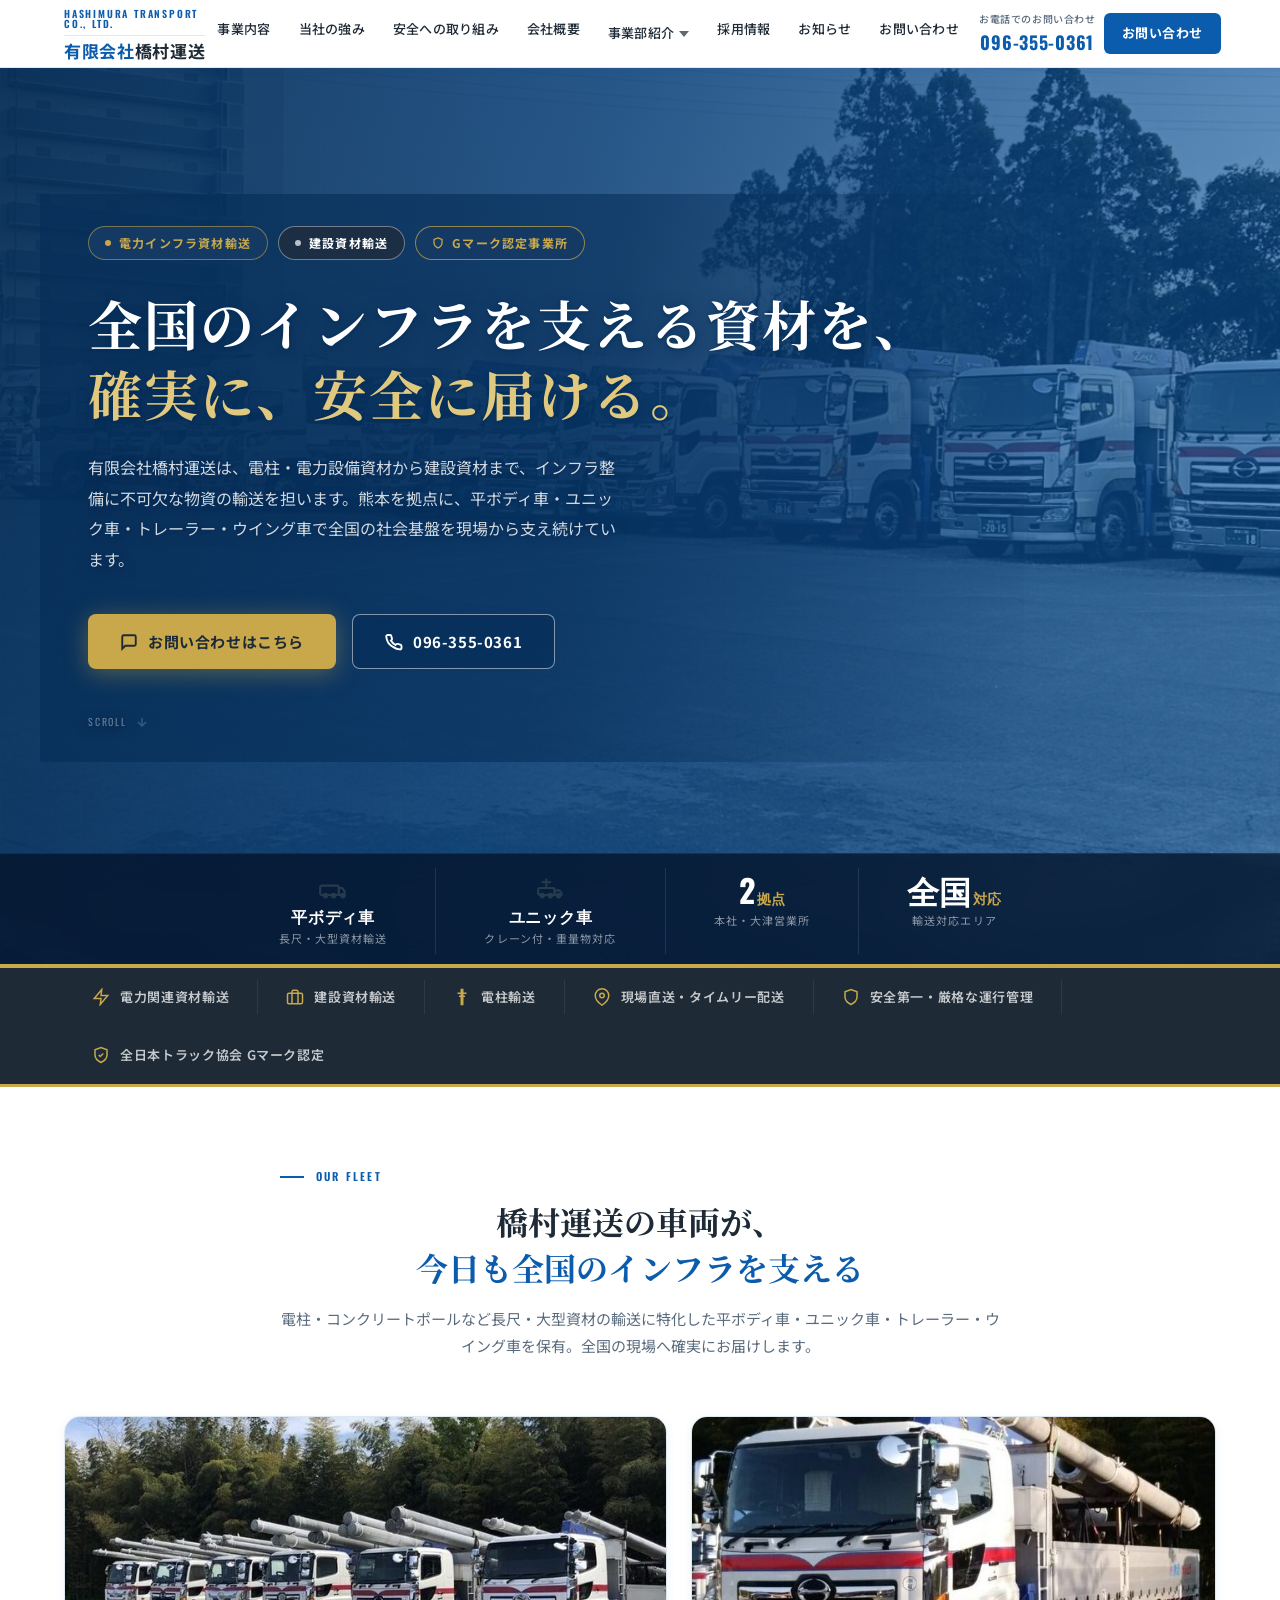
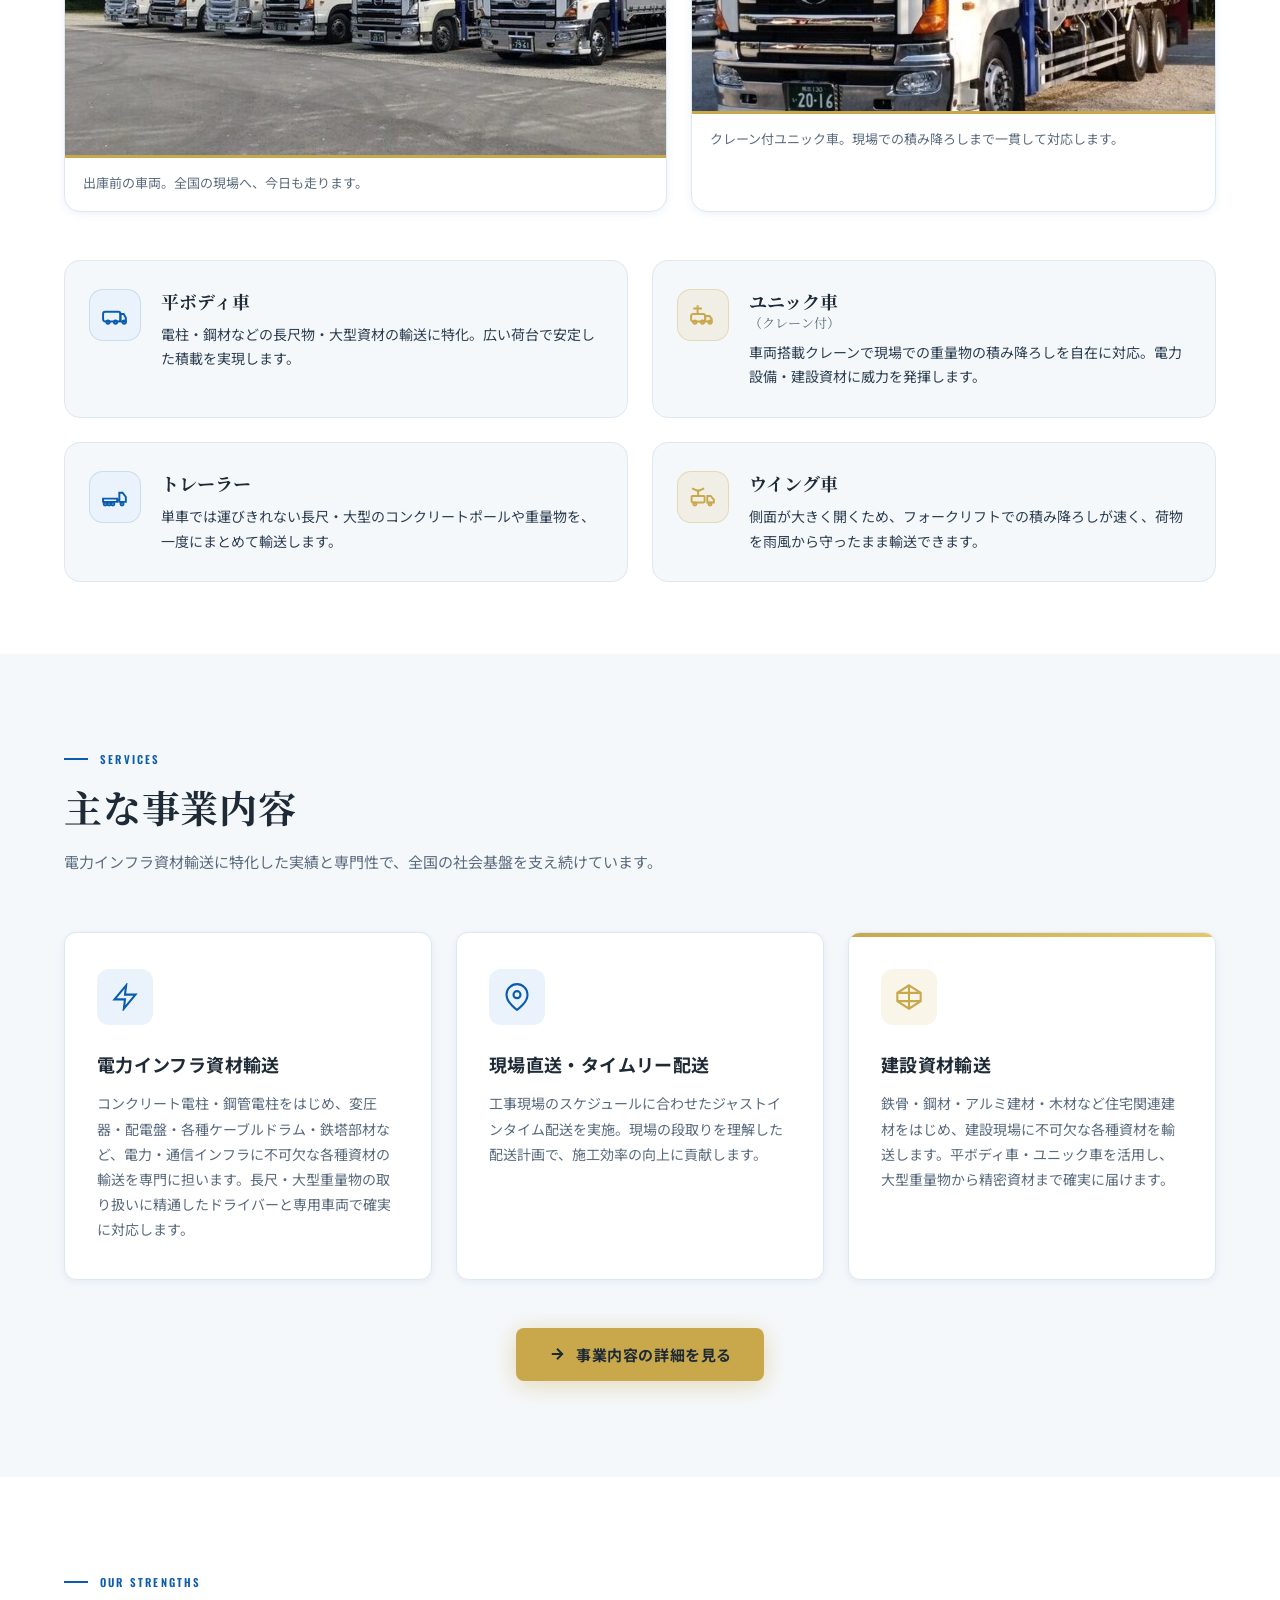
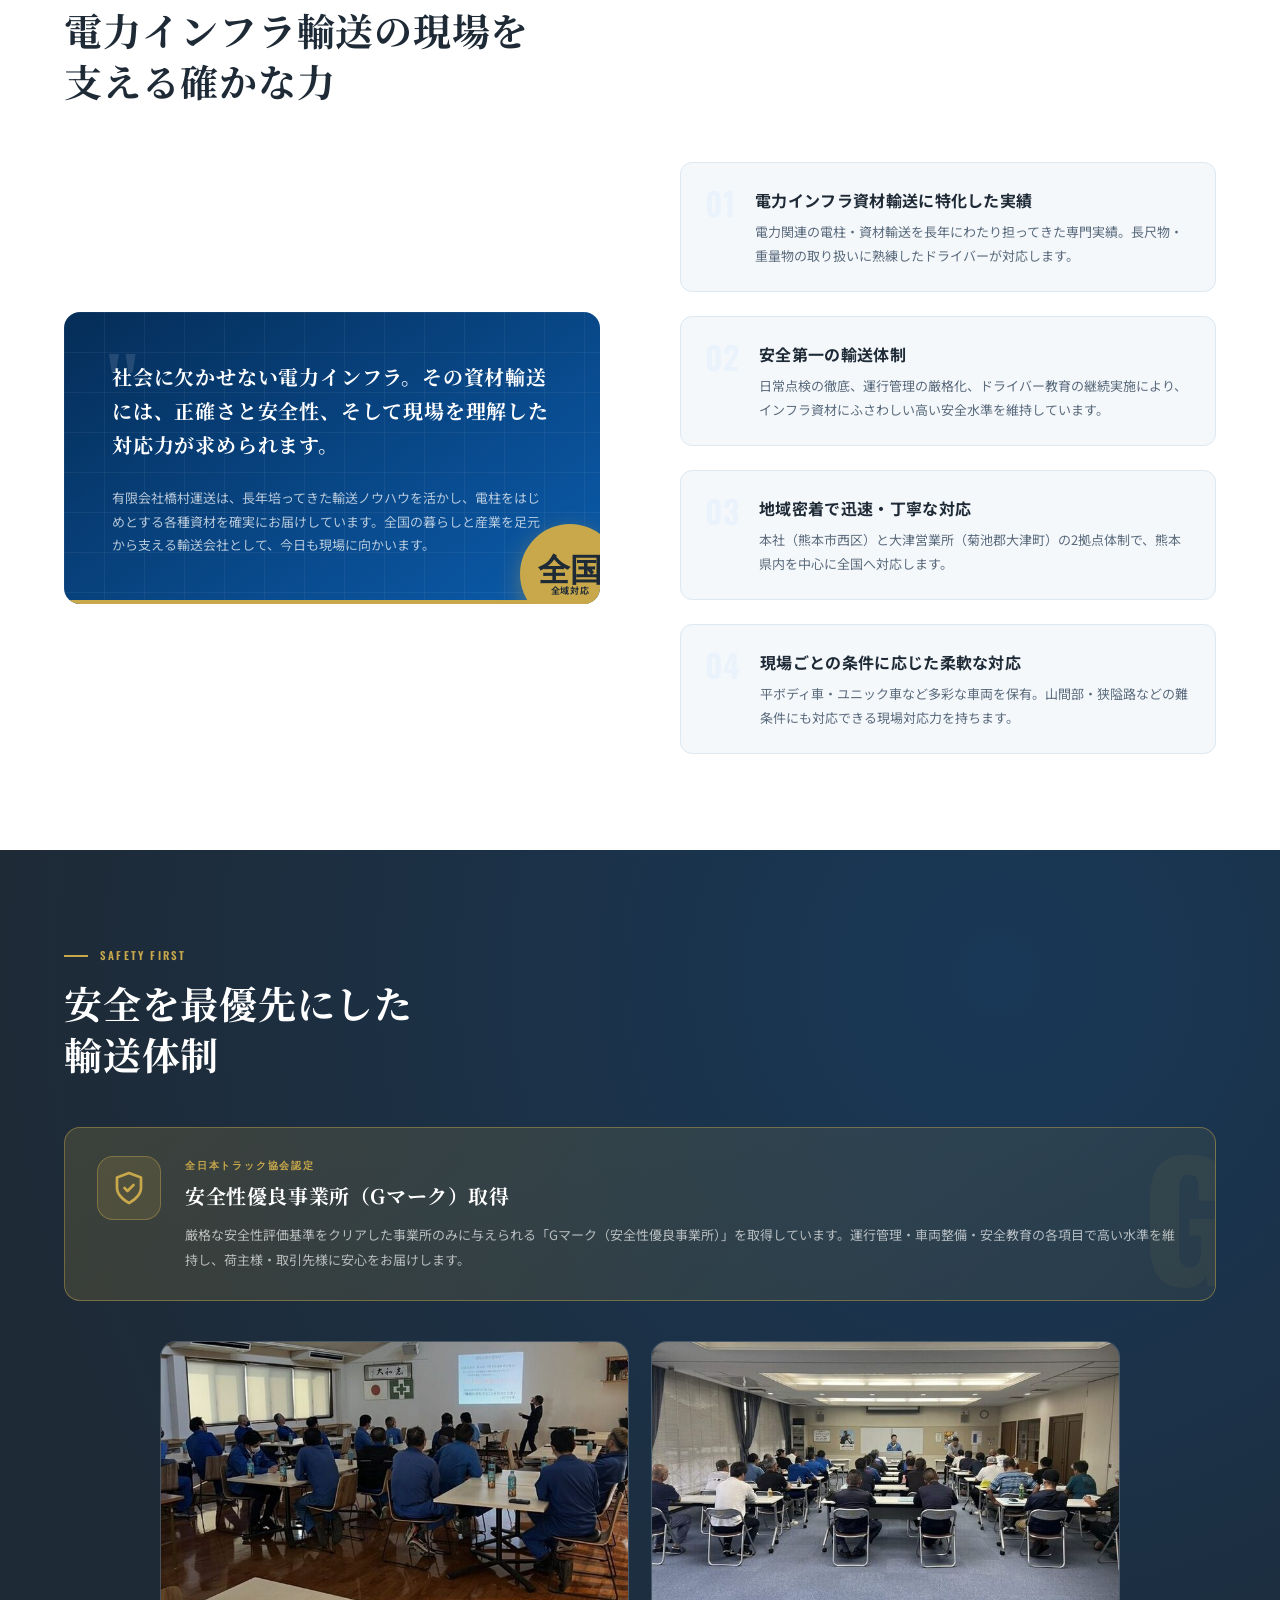
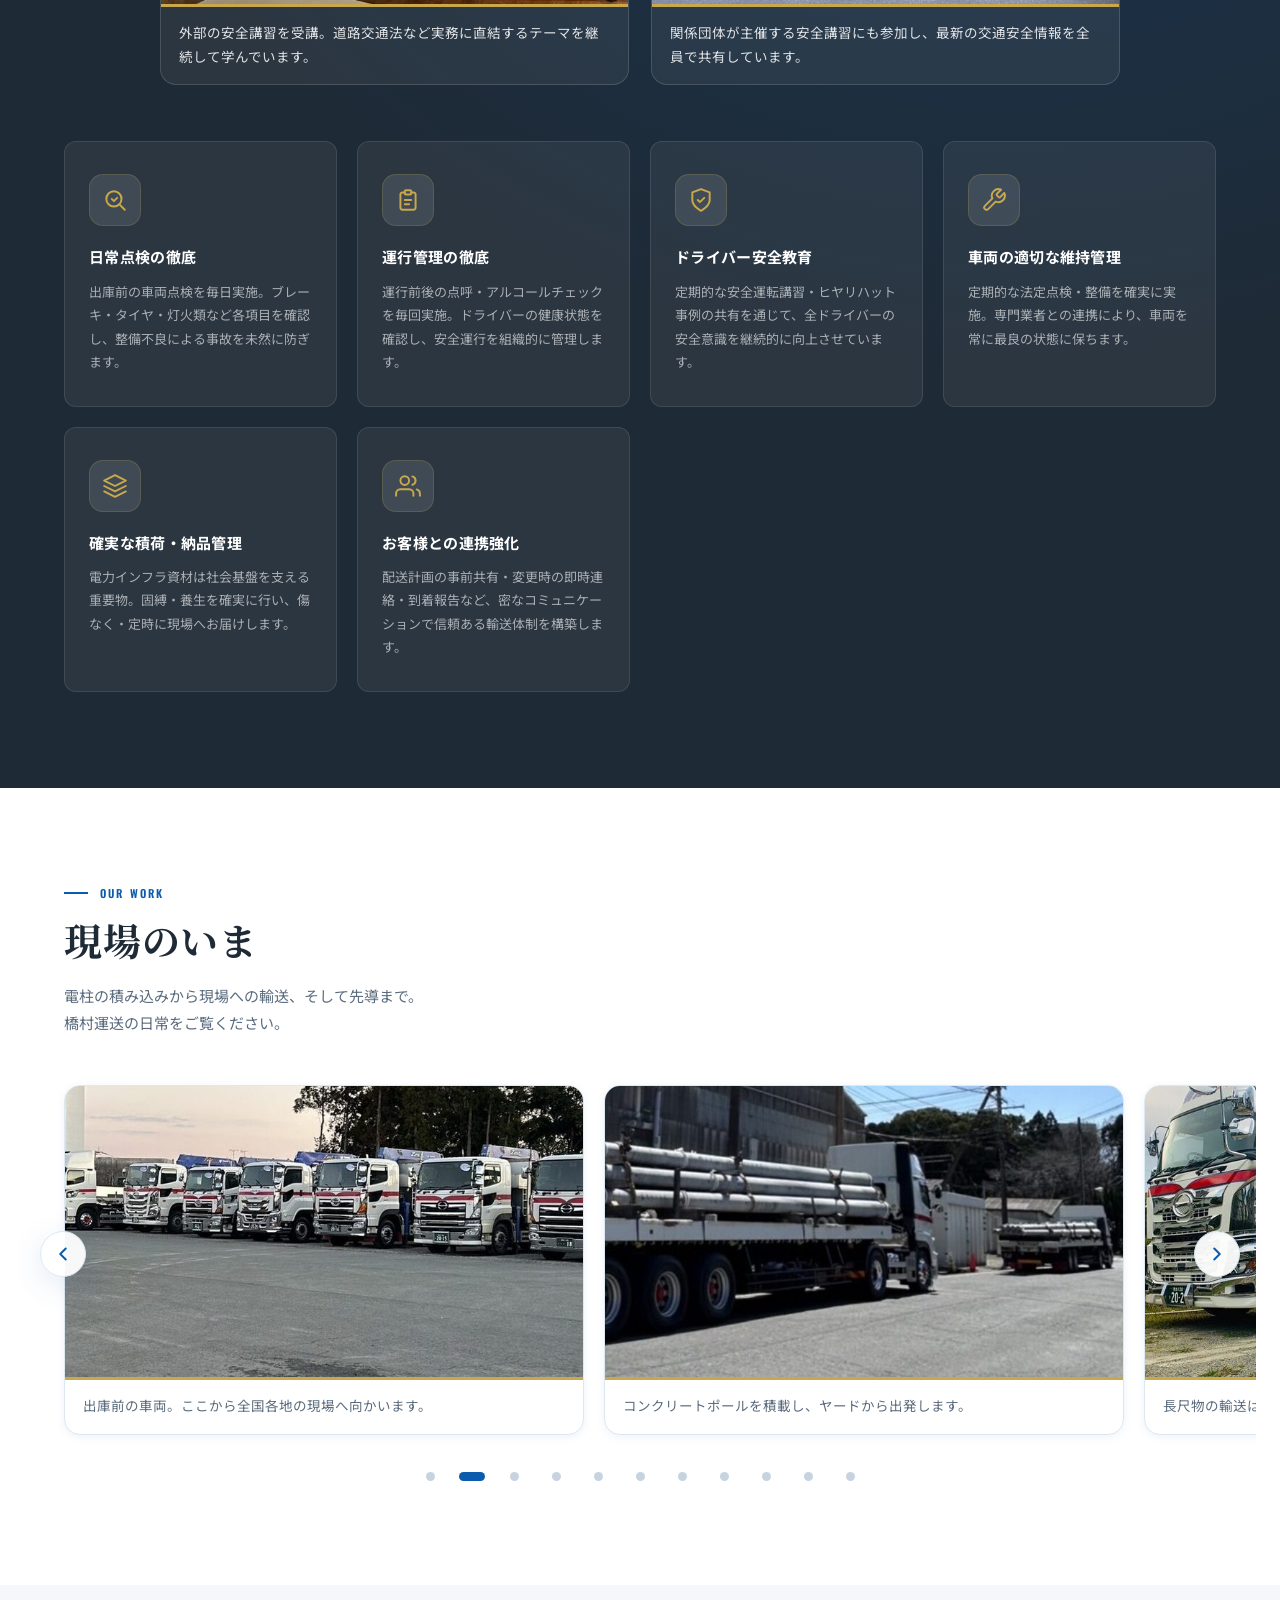
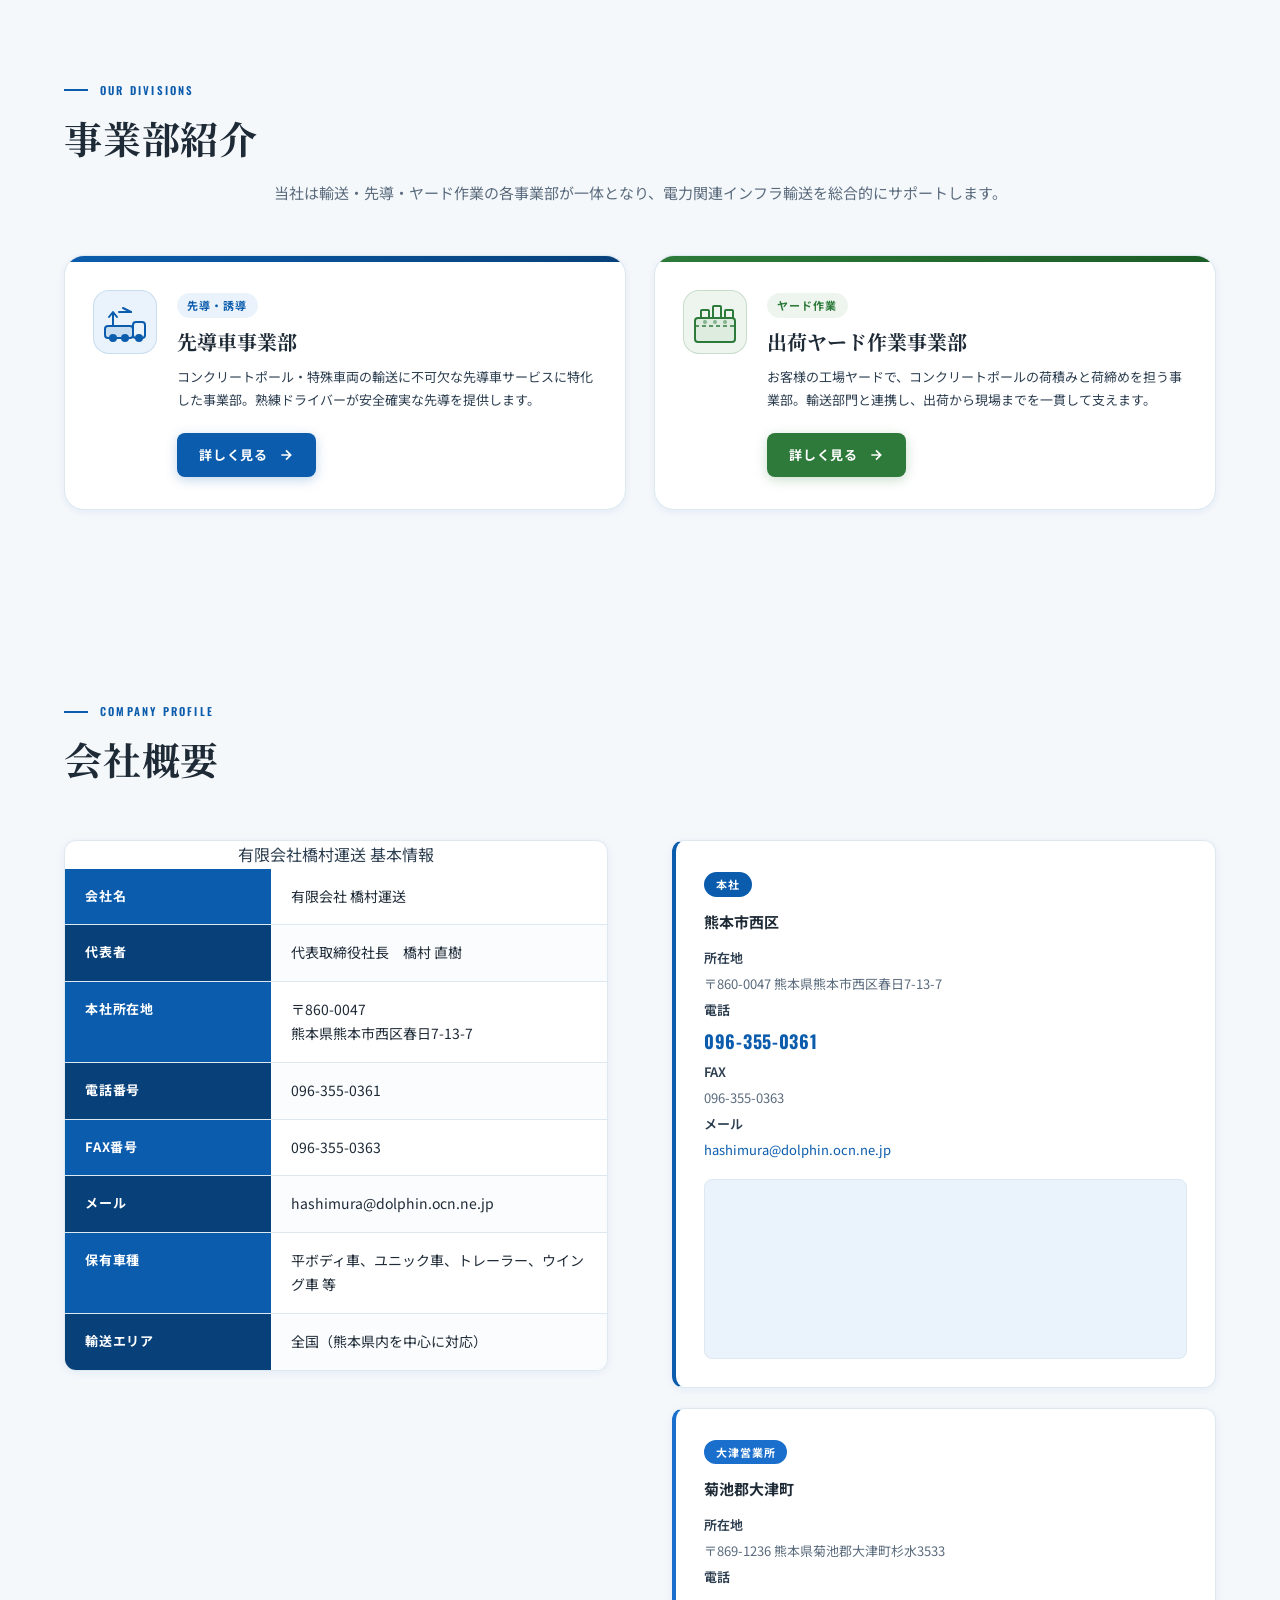
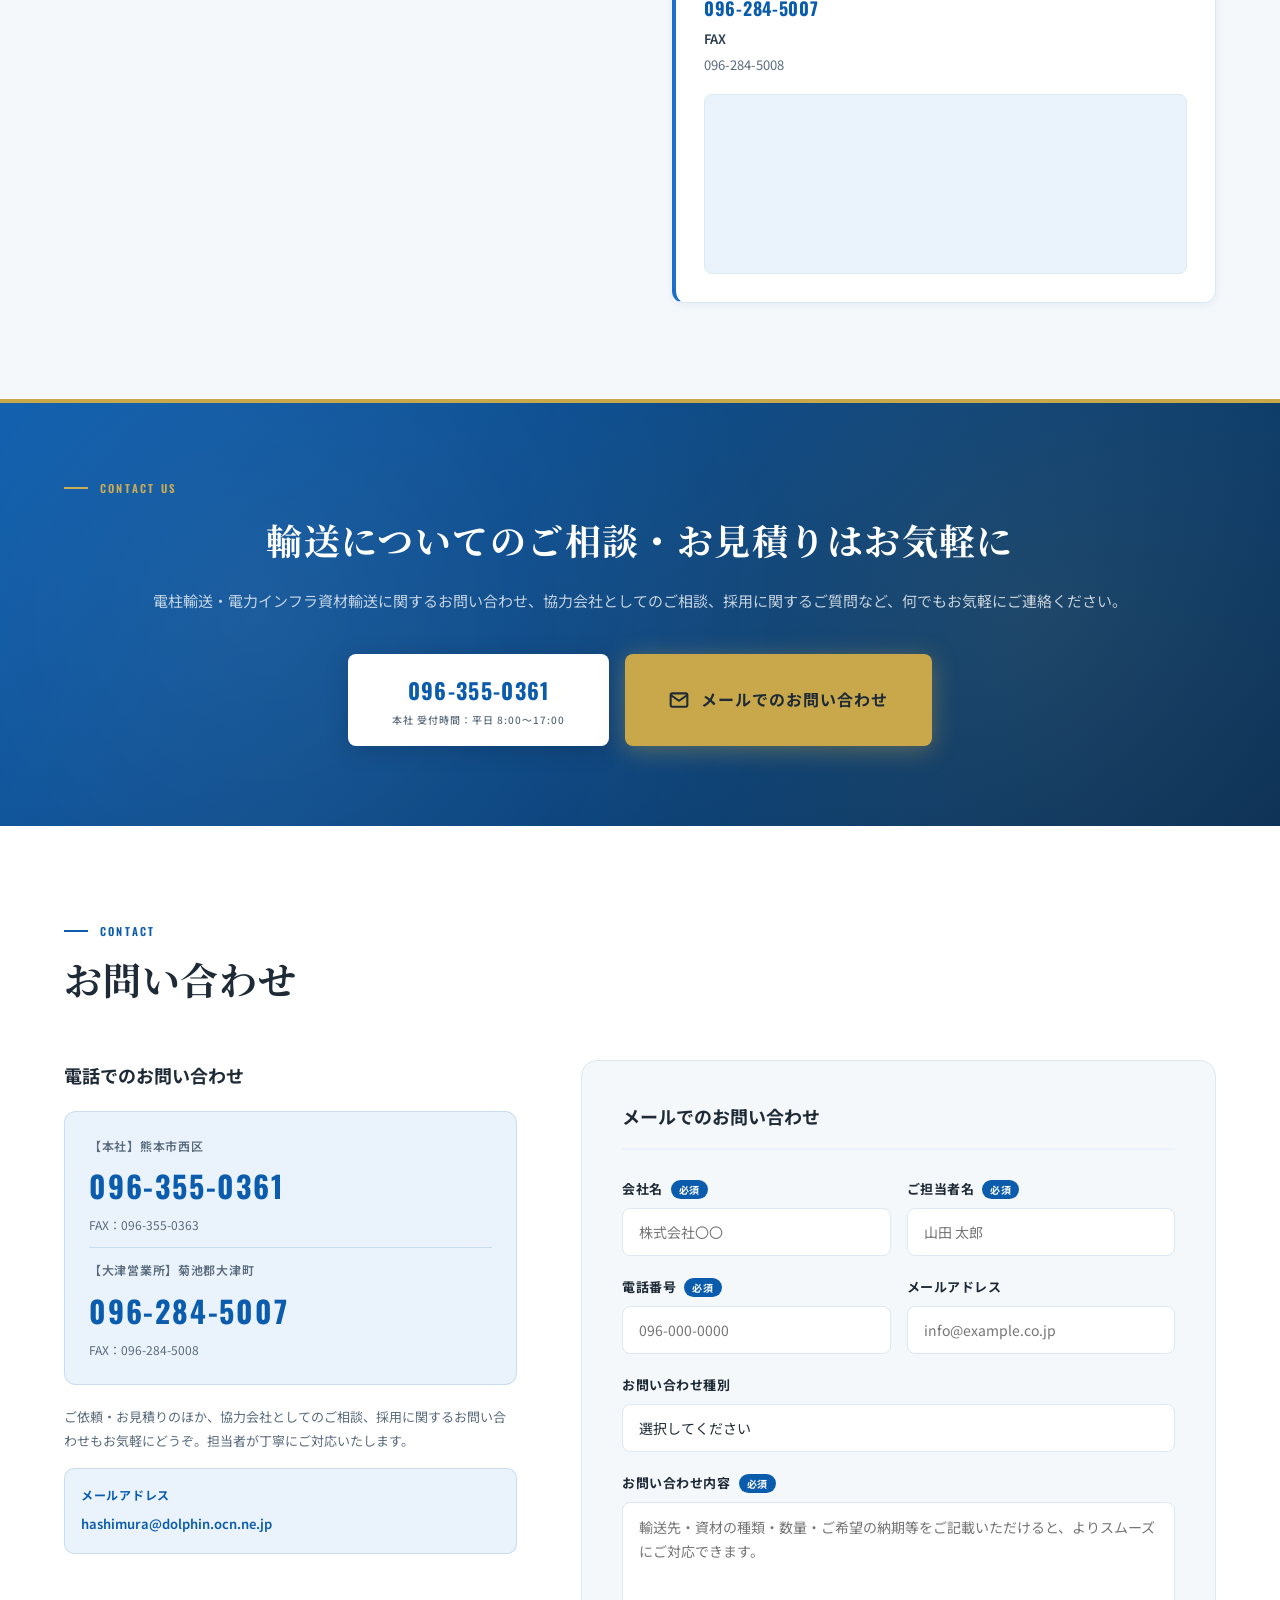
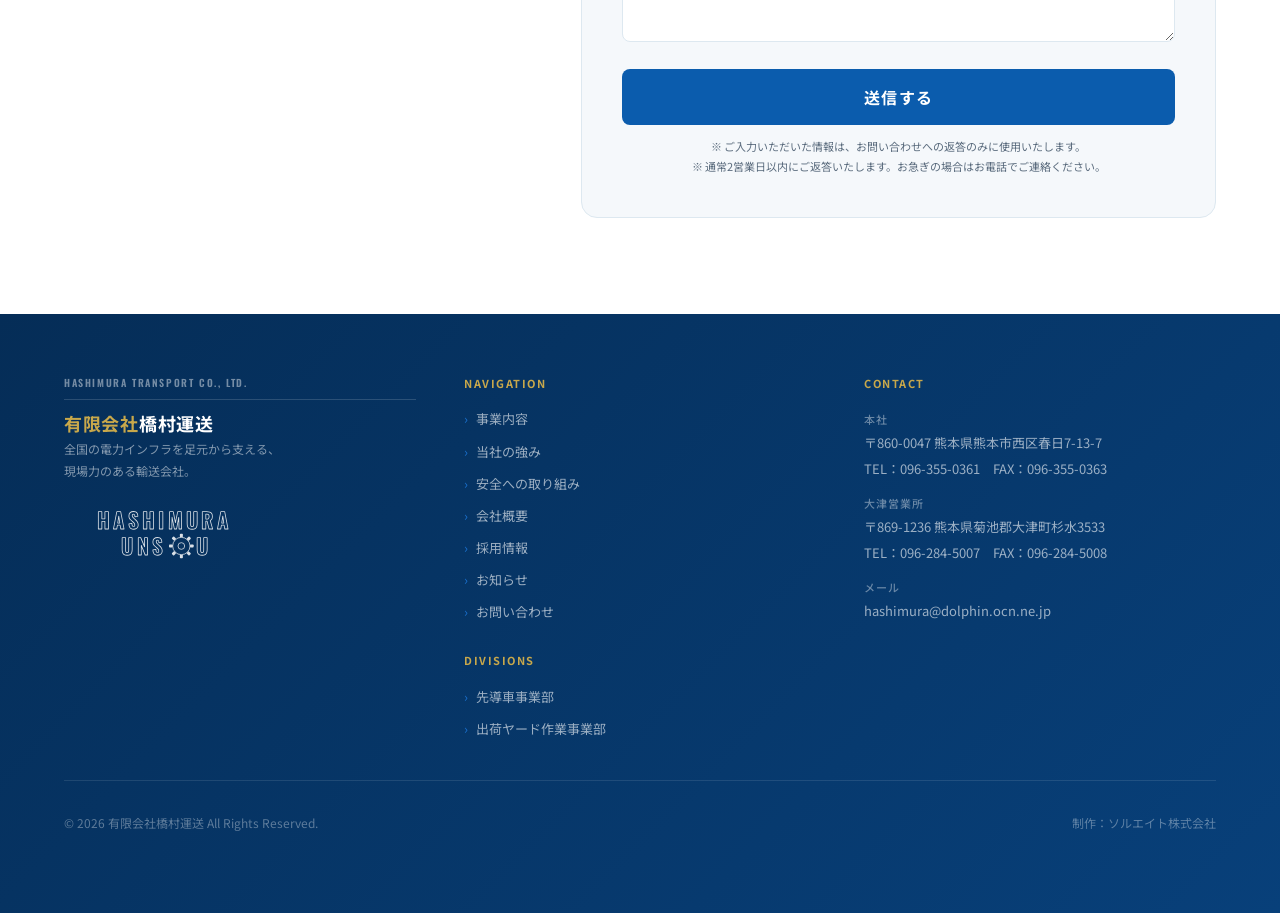
<file: index.html>
<!DOCTYPE html>
<html lang="ja">
<head>
<meta charset="UTF-8">
<meta name="viewport" content="width=device-width, initial-scale=1.0">

<!-- ファビコン・テーマカラー -->
<link rel="icon" href="favicon.ico" sizes="any">
<link rel="icon" type="image/svg+xml" href="images/favicon.svg">
<link rel="apple-touch-icon" href="images/ogp.jpg">
<meta name="theme-color" content="#0B5CAD">

<!-- SEO基本メタタグ -->
<title>有限会社橋村運送｜熊本の電力インフラ資材輸送・Gマーク認定事業所</title>
<meta name="description" content="有限会社橋村運送は熊本を拠点に、電柱輸送をはじめとする電力関連資材輸送・建設資材輸送を行う運送会社です。全日本トラック協会Gマーク認定事業所。安全・確実・丁寧な輸送で全国のインフラを支えます。">
<meta name="keywords" content="有限会社橋村運送,熊本 運送会社,電柱輸送 熊本,電力インフラ資材輸送,電力関連 資材輸送,建設資材輸送,インフラ輸送 熊本,Gマーク認定,安全性優良事業所">
<meta name="author" content="有限会社橋村運送">
<meta name="robots" content="index, follow">
<link rel="canonical" href="https://hashimura-unso.com/">

<!-- OGP（SNSシェア用）-->
<meta property="og:type"        content="website">
<meta property="og:url"         content="https://hashimura-unso.com/">
<meta property="og:title"       content="有限会社橋村運送｜熊本の電力インフラ資材輸送・電柱輸送">
<meta property="og:description" content="電柱輸送をはじめとする電力関連・建設資材輸送を行う熊本の運送会社。安全・確実・丁寧な輸送で地域インフラを支えます。">
<meta property="og:image"       content="https://hashimura-unso.com/images/ogp.jpg">
<meta property="og:locale"      content="ja_JP">
<meta property="og:site_name"   content="有限会社橋村運送">

<!-- Twitter Card -->
<meta name="twitter:card"        content="summary_large_image">
<meta name="twitter:title"       content="有限会社橋村運送｜熊本の電力インフラ資材輸送">
<meta name="twitter:description" content="電柱輸送をはじめとする電力関連・建設資材輸送を行う熊本の運送会社。">
<meta name="twitter:image"       content="https://hashimura-unso.com/images/ogp.jpg">

<!-- 構造化データ（LocalBusiness） -->
<script type="application/ld+json">
{
  "@context": "https://schema.org",
  "@type": "LocalBusiness",
  "name": "有限会社橋村運送",
  "alternateName": "Hashimura Transport Co., Ltd.",
  "url": "https://hashimura-unso.com/",
  "image": "https://hashimura-unso.com/images/ogp.jpg",
  "description": "電柱輸送をはじめとする電力関連・建設資材輸送を行う熊本の運送会社",
  "address": {
    "@type": "PostalAddress",
    "streetAddress": "春日7-13-7",
    "addressLocality": "熊本市西区",
    "addressRegion": "熊本県",
    "postalCode": "860-0047",
    "addressCountry": "JP"
  },
  "telephone": "+81-96-355-0361",
  "faxNumber": "+81-96-355-0363",
  "email": "hashimura@dolphin.ocn.ne.jp",
  "areaServed": {
    "@type": "Country",
    "name": "日本"
  },
  "openingHoursSpecification": {
    "@type": "OpeningHoursSpecification",
    "dayOfWeek": ["Monday","Tuesday","Wednesday","Thursday","Friday"],
    "opens": "08:00",
    "closes": "17:00"
  }
}
</script>

<!-- フォント -->
<link rel="preconnect" href="https://fonts.googleapis.com">
<link rel="preconnect" href="https://fonts.gstatic.com" crossorigin>
<link href="https://fonts.googleapis.com/css2?family=Noto+Sans+JP:wght@300;400;500;700;900&family=Noto+Serif+JP:wght@400;600;700&family=Oswald:wght@400;600;700&display=swap" rel="stylesheet">

<!-- スタイルシート -->
<link rel="stylesheet" href="css/style.css">
</head>
<body>

<!-- ===== ヘッダー ===== -->
<header class="site-header" role="banner">
  <div class="site-header__inner">
    <a href="#top" class="logo" aria-label="有限会社橋村運送 トップへ">
      <span class="logo__en">Hashimura Transport Co., Ltd.</span>
      <span class="logo__jp"><span>有限会社</span>橋村運送</span>
    </a>
    <nav class="header-nav" aria-label="メインナビゲーション">
      <ul class="nav__links">
        <li><a href="services.html">事業内容</a></li>
        <li><a href="#strengths">当社の強み</a></li>
        <li><a href="#safety">安全への取り組み</a></li>
        <li><a href="#company">会社概要</a></li>
        <li class="has-dropdown">
          <a href="#group" class="dropdown-trigger" aria-haspopup="true">事業部紹介
            <svg width="10" height="10" viewBox="0 0 10 6" fill="currentColor" aria-hidden="true"><path d="M0 0l5 6 5-6z"/></svg>
          </a>
          <ul class="nav__dropdown" role="menu">
            <li role="menuitem"><a href="pilot-car.html">先導車事業部</a></li>
            <li role="menuitem"><a href="yard-operations.html">出荷ヤード作業事業部</a></li>
          </ul>
        </li>
        <li><a href="recruit.html">採用情報</a></li>
        <li><a href="news.html">お知らせ</a></li>
        <li><a href="#contact">お問い合わせ</a></li>
      </ul>
      <div class="header-tel">
        <small>お電話でのお問い合わせ</small>
        <a href="tel:0963550361" aria-label="電話番号 096-355-0361">096-355-0361</a>
      </div>
      <a href="#contact" class="btn-contact-header">お問い合わせ</a>
    </nav>
    <button class="hamburger" aria-label="メニューを開く" aria-expanded="false">
      <span class="hamburger__line"></span>
      <span class="hamburger__line"></span>
      <span class="hamburger__line"></span>
    </button>
  </div>
</header>

<!-- モバイルドロワー -->
<nav class="nav-drawer" aria-label="モバイルメニュー">
  <ul class="nav-drawer__links">
    <li><a href="services.html">事業内容</a></li>
    <li><a href="#strengths">当社の強み</a></li>
    <li><a href="#safety">安全への取り組み</a></li>
    <li><a href="#company">会社概要</a></li>
    <li class="nav-drawer__group-label">事業部紹介</li>
    <li class="nav-drawer__sub"><a href="pilot-car.html">先導車事業部</a></li>
    <li class="nav-drawer__sub"><a href="yard-operations.html">出荷ヤード作業事業部</a></li>
    <li><a href="recruit.html">採用情報</a></li>
    <li><a href="news.html">お知らせ</a></li>
    <li><a href="#contact">お問い合わせ</a></li>
  </ul>
  <div class="nav-drawer__tel">
    <a href="tel:0963550361">
      <svg width="18" height="18" viewBox="0 0 24 24" fill="none" stroke="currentColor" stroke-width="2.5" stroke-linecap="round" aria-hidden="true"><path d="M22 16.92v3a2 2 0 0 1-2.18 2 19.79 19.79 0 0 1-8.63-3.07A19.5 19.5 0 0 1 4.69 13.5 19.79 19.79 0 0 1 1.61 4.87 2 2 0 0 1 3.59 2.69h3a2 2 0 0 1 2 1.72c.127.96.361 1.903.7 2.81a2 2 0 0 1-.45 2.11L7.91 10a16 16 0 0 0 6 6l.92-.92a2 2 0 0 1 2.11-.45c.907.339 1.85.573 2.81.7A2 2 0 0 1 21.73 17.5z"/></svg>
      096-355-0361
    </a>
  </div>
</nav>

<!-- モバイル固定電話バー -->
<div class="mobile-tel-bar" role="complementary" aria-label="電話でのお問い合わせ">
  <a href="tel:0963550361" aria-label="本社に電話する 096-355-0361">
    <svg width="18" height="18" viewBox="0 0 24 24" fill="none" stroke="currentColor" stroke-width="2.5" stroke-linecap="round" aria-hidden="true"><path d="M22 16.92v3a2 2 0 0 1-2.18 2 19.79 19.79 0 0 1-8.63-3.07A19.5 19.5 0 0 1 4.69 13.5 19.79 19.79 0 0 1 1.61 4.87 2 2 0 0 1 3.59 2.69h3a2 2 0 0 1 2 1.72c.127.96.361 1.903.7 2.81a2 2 0 0 1-.45 2.11L7.91 10a16 16 0 0 0 6 6l.92-.92a2 2 0 0 1 2.11-.45c.907.339 1.85.573 2.81.7A2 2 0 0 1 21.73 17.5z"/></svg>
    096-355-0361（本社）
  </a>
</div>

<!-- ===== ヒーローセクション ===== -->
<section id="top" class="hero" aria-label="メインビジュアル">
  <!-- 背景 -->
  <div class="hero__bg" aria-hidden="true"></div>

  <div class="hero__content">
    <div class="hero__badges">
      <span class="hero__badge">電力インフラ資材輸送</span>
      <span class="hero__badge hero__badge--secondary">建設資材輸送</span>
      <span class="hero__badge hero__badge--g">
        <svg width="12" height="12" viewBox="0 0 24 24" fill="none" stroke="currentColor" stroke-width="2.5" aria-hidden="true"><path d="M12 22s8-4 8-10V5l-8-3-8 3v7c0 6 8 10 8 10z"/></svg>
        Gマーク認定事業所
      </span>
    </div>
    <h1 class="hero__headline">
      全国のインフラを支える資材を、<br>
      <em>確実に、安全に届ける。</em>
    </h1>
    <p class="hero__sub">
      有限会社橋村運送は、電柱・電力設備資材から建設資材まで、インフラ整備に不可欠な物資の輸送を担います。熊本を拠点に、平ボディ車・ユニック車・トレーラー・ウイング車で全国の社会基盤を現場から支え続けています。
    </p>
    <div class="hero__ctas">
      <a href="#contact" class="btn btn--primary">
        <svg width="18" height="18" viewBox="0 0 24 24" fill="none" stroke="currentColor" stroke-width="2.5" aria-hidden="true"><path d="M21 15a2 2 0 0 1-2 2H7l-4 4V5a2 2 0 0 1 2-2h14a2 2 0 0 1 2 2z"/></svg>
        お問い合わせはこちら
      </a>
      <a href="tel:0963550361" class="btn btn--outline">
        <svg width="18" height="18" viewBox="0 0 24 24" fill="none" stroke="currentColor" stroke-width="2.5" aria-hidden="true"><path d="M22 16.92v3a2 2 0 0 1-2.18 2 19.79 19.79 0 0 1-8.63-3.07A19.5 19.5 0 0 1 4.69 13.5 19.79 19.79 0 0 1 1.61 4.87 2 2 0 0 1 3.59 2.69h3a2 2 0 0 1 2 1.72c.127.96.361 1.903.7 2.81a2 2 0 0 1-.45 2.11L7.91 10a16 16 0 0 0 6 6l.92-.92a2 2 0 0 1 2.11-.45c.907.339 1.85.573 2.81.7A2 2 0 0 1 21.73 17.5z"/></svg>
        096-355-0361
      </a>
    </div>

    <!-- スクロールダウン誘導 -->
    <div class="hero__scroll-hint" aria-hidden="true">
      <span>Scroll</span>
      <svg width="14" height="14" viewBox="0 0 24 24" fill="none" stroke="currentColor" stroke-width="2.5" aria-hidden="true"><path d="M12 5v14M5 12l7 7 7-7"/></svg>
    </div>
  </div>

  <!-- 統計バー（フル幅・底面）→ 車両タイプ表示 -->
  <div class="hero__stats" aria-label="保有車両タイプ">
    <div class="stat__item">
      <!-- 平ボディ車アイコン -->
      <svg class="stat__icon" viewBox="0 0 24 24" fill="none" stroke="currentColor" stroke-width="1.8" aria-hidden="true" width="28" height="28">
        <rect x="1" y="10" width="16" height="8" rx="1.5"/>
        <path d="M17 12h3l2 3v3h-5v-6z"/>
        <circle cx="5.5" cy="18.5" r="1.5"/>
        <circle cx="12.5" cy="18.5" r="1.5"/>
        <circle cx="20.5" cy="18.5" r="1.5"/>
      </svg>
      <div class="stat__num stat__num--type">平ボディ車</div>
      <div class="stat__label">長尺・大型資材輸送</div>
    </div>
    <div class="stat__divider" aria-hidden="true"></div>
    <div class="stat__item">
      <!-- ユニック車アイコン -->
      <svg class="stat__icon" viewBox="0 0 24 24" fill="none" stroke="currentColor" stroke-width="1.8" aria-hidden="true" width="28" height="28">
        <rect x="1" y="12" width="14" height="6" rx="1.5"/>
        <path d="M15 14h4l2 2v2h-6v-4z"/>
        <line x1="8" y1="4" x2="8" y2="12"/>
        <line x1="4" y1="7" x2="12" y2="7"/>
        <circle cx="4.5" cy="18.5" r="1.5"/>
        <circle cx="11.5" cy="18.5" r="1.5"/>
        <circle cx="18.5" cy="18.5" r="1.5"/>
      </svg>
      <div class="stat__num stat__num--type">ユニック車</div>
      <div class="stat__label">クレーン付・重量物対応</div>
    </div>
    <div class="stat__divider" aria-hidden="true"></div>
    <div class="stat__item">
      <div class="stat__num" data-count="2">0<span>拠点</span></div>
      <div class="stat__label">本社・大津営業所</div>
    </div>
    <div class="stat__divider" aria-hidden="true"></div>
    <div class="stat__item">
      <div class="stat__num">全国<span>対応</span></div>
      <div class="stat__label">輸送対応エリア</div>
    </div>
  </div>
</section>

<!-- ===== トラストストリップ（実績・対応サービス） ===== -->
<div class="trust-strip" aria-label="対応サービス">
  <div class="trust-strip__inner">
    <div class="trust-item">
      <svg class="trust-item__icon" viewBox="0 0 24 24" fill="none" stroke="currentColor" stroke-width="2" aria-hidden="true"><path d="M13 2L3 14h9l-1 8 10-12h-9l1-8z"/></svg>
      <span>電力関連資材輸送</span>
    </div>
    <span class="trust-strip__divider" aria-hidden="true"></span>
    <div class="trust-item">
      <svg class="trust-item__icon" viewBox="0 0 24 24" fill="none" stroke="currentColor" stroke-width="2" aria-hidden="true"><rect x="2" y="7" width="20" height="14" rx="2"/><path d="M16 21V5a2 2 0 0 0-2-2h-4a2 2 0 0 0-2 2v16"/></svg>
      <span>建設資材輸送</span>
    </div>
    <span class="trust-strip__divider" aria-hidden="true"></span>
    <div class="trust-item">
      <svg class="trust-item__icon" viewBox="0 0 24 24" fill="none" stroke="currentColor" stroke-width="2" aria-hidden="true"><rect x="11" y="2" width="2" height="20"/><line x1="6" y1="7" x2="18" y2="7"/><line x1="8" y1="11" x2="16" y2="11"/></svg>
      <span>電柱輸送</span>
    </div>
    <span class="trust-strip__divider" aria-hidden="true"></span>
    <div class="trust-item">
      <svg class="trust-item__icon" viewBox="0 0 24 24" fill="none" stroke="currentColor" stroke-width="2" aria-hidden="true"><path d="M21 10c0 7-9 13-9 13s-9-6-9-13a9 9 0 0 1 18 0z"/><circle cx="12" cy="10" r="3"/></svg>
      <span>現場直送・タイムリー配送</span>
    </div>
    <span class="trust-strip__divider" aria-hidden="true"></span>
    <div class="trust-item">
      <svg class="trust-item__icon" viewBox="0 0 24 24" fill="none" stroke="currentColor" stroke-width="2" aria-hidden="true"><path d="M12 22s8-4 8-10V5l-8-3-8 3v7c0 6 8 10 8 10z"/></svg>
      <span>安全第一・厳格な運行管理</span>
    </div>
    <span class="trust-strip__divider" aria-hidden="true"></span>
    <div class="trust-item trust-item--g">
      <svg class="trust-item__icon" viewBox="0 0 24 24" fill="none" stroke="currentColor" stroke-width="2" aria-hidden="true"><path d="M12 22s8-4 8-10V5l-8-3-8 3v7c0 6 8 10 8 10z"/><path d="M9 12l2 2 4-4"/></svg>
      <span>全日本トラック協会 Gマーク認定</span>
    </div>
  </div>
</div>

<!-- ===== 保有車両セクション ===== -->
<section class="fleet-section" aria-label="保有車両紹介">
  <div class="container">
    <div class="fleet-section__header fade-in">
      <p class="section__label">Our Fleet</p>
      <h2 class="fleet-section__title">橋村運送の車両が、<br><em>今日も全国のインフラを支える</em></h2>
      <p class="fleet-section__lead">電柱・コンクリートポールなど長尺・大型資材の輸送に特化した平ボディ車・ユニック車・トレーラー・ウイング車を保有。全国の現場へ確実にお届けします。</p>
    </div>
  </div>

  <!-- 実車両の写真 -->
  <div class="container">
    <div class="fleet-photos fade-in">
      <figure class="fleet-photo">
        <img src="images/fleet-lineup.jpg" srcset="images/fleet-lineup-sm.jpg 480w, images/fleet-lineup-md.jpg 720w, images/fleet-lineup.jpg 870w" sizes="(max-width: 600px) 88vw, (max-width: 900px) 60vw, 560px" width="870" height="489" loading="lazy"
             alt="出庫を待つ橋村運送の車両群。クレーンを搭載した平ボディ車が並ぶ">
        <figcaption class="fleet-photo__caption">
          出庫前の車両。全国の現場へ、今日も走ります。
        </figcaption>
      </figure>
      <figure class="fleet-photo">
        <img src="images/fleet-unic.jpg" srcset="images/fleet-unic-sm.jpg 480w, images/fleet-unic-md.jpg 720w, images/fleet-unic.jpg 870w" sizes="(max-width: 600px) 88vw, (max-width: 900px) 60vw, 560px" width="870" height="489" loading="lazy"
             alt="コンクリートポールを積載した橋村運送のユニック車（クレーン付平ボディ車）">
        <figcaption class="fleet-photo__caption">
          クレーン付ユニック車。現場での積み降ろしまで一貫して対応します。
        </figcaption>
      </figure>
    </div>
  </div>

  <!-- 車両タイプカード -->
  <div class="container">
    <div class="truck-types fade-in">
      <div class="truck-type-card">
        <div class="truck-type-card__icon" aria-hidden="true">
          <svg viewBox="0 0 24 24" fill="none" stroke="currentColor" stroke-width="1.8">
            <rect x="1" y="9" width="16" height="9" rx="2"/>
            <path d="M17 11h3l2 3.5V18h-5v-7z"/>
            <circle cx="5.5" cy="18.5" r="1.5"/>
            <circle cx="12.5" cy="18.5" r="1.5"/>
            <circle cx="20.5" cy="18.5" r="1.5"/>
          </svg>
        </div>
        <div class="truck-type-card__body">
          <h3 class="truck-type-card__name">平ボディ車</h3>
          <p class="truck-type-card__desc">電柱・鋼材などの長尺物・大型資材の輸送に特化。広い荷台で安定した積載を実現します。</p>
        </div>
      </div>
      <div class="truck-type-card">
        <div class="truck-type-card__icon truck-type-card__icon--gold" aria-hidden="true">
          <svg viewBox="0 0 24 24" fill="none" stroke="currentColor" stroke-width="1.8">
            <rect x="1" y="11" width="13" height="7" rx="2"/>
            <path d="M14 13h4l2 2.5V18h-6v-5z"/>
            <line x1="7" y1="3" x2="7" y2="11"/>
            <line x1="3" y1="6" x2="11" y2="6"/>
            <circle cx="4.5" cy="18.5" r="1.5"/>
            <circle cx="11.5" cy="18.5" r="1.5"/>
            <circle cx="18.5" cy="18.5" r="1.5"/>
          </svg>
        </div>
        <div class="truck-type-card__body">
          <h3 class="truck-type-card__name">ユニック車<span class="truck-type-card__sub">（クレーン付）</span></h3>
          <p class="truck-type-card__desc">車両搭載クレーンで現場での重量物の積み降ろしを自在に対応。電力設備・建設資材に威力を発揮します。</p>
        </div>
      </div>
      <div class="truck-type-card">
        <div class="truck-type-card__icon" aria-hidden="true">
          <svg viewBox="0 0 24 24" fill="none" stroke="currentColor" stroke-width="1.8">
            <!-- 連結部のある長い低床の荷台。単車と見分けがつくよう低く長く描く -->
            <path d="M1 13.5h13v3H1z"/>
            <line x1="14" y1="15" x2="16" y2="15"/>
            <path d="M16 8h3l3 4v4.5h-6V8z"/>
            <circle cx="3" cy="18.5" r="1.4"/>
            <circle cx="6.5" cy="18.5" r="1.4"/>
            <circle cx="10" cy="18.5" r="1.4"/>
            <circle cx="18.5" cy="18.5" r="1.4"/>
          </svg>
        </div>
        <div class="truck-type-card__body">
          <h3 class="truck-type-card__name">トレーラー</h3>
          <p class="truck-type-card__desc">単車では運びきれない長尺・大型のコンクリートポールや重量物を、一度にまとめて輸送します。</p>
        </div>
      </div>
      <div class="truck-type-card">
        <div class="truck-type-card__icon truck-type-card__icon--gold" aria-hidden="true">
          <svg viewBox="0 0 24 24" fill="none" stroke="currentColor" stroke-width="1.8">
            <!-- 屋根が左右に開いた箱型荷台。ウイングが開いた状態を表す -->
            <rect x="1.5" y="11" width="12" height="6" rx="1"/>
            <path d="M7.5 11V5"/>
            <path d="M7.5 6.5L2 4"/>
            <path d="M7.5 6.5L13 4"/>
            <path d="M16 11h3l3 3.5V17h-6v-6z"/>
            <circle cx="4.5" cy="18.5" r="1.4"/>
            <circle cx="18.5" cy="18.5" r="1.4"/>
          </svg>
        </div>
        <div class="truck-type-card__body">
          <h3 class="truck-type-card__name">ウイング車</h3>
          <p class="truck-type-card__desc">側面が大きく開くため、フォークリフトでの積み降ろしが速く、荷物を雨風から守ったまま輸送できます。</p>
        </div>
      </div>
    </div>
  </div>
</section>

<!-- ===== 事業内容 ===== -->
<section id="services" class="section section--light" aria-labelledby="services-title">
  <div class="container">
    <div class="fade-in">
      <p class="section__label">Services</p>
      <h2 id="services-title" class="section__title">主な事業内容</h2>
      <p class="section__desc">電力インフラ資材輸送に特化した実績と専門性で、全国の社会基盤を支え続けています。</p>
    </div>
    <div class="services__grid">
      <!-- 電柱・電力インフラ資材輸送（電柱輸送を統合） -->
      <article class="service-card fade-in fade-in--delay-1">
        <div class="service-card__icon" aria-hidden="true">
          <svg viewBox="0 0 24 24" stroke-width="1.8">
            <path d="M13 2L3 14h9l-1 8 10-12h-9l1-8z"/>
          </svg>
        </div>
        <h3 class="service-card__name">電力インフラ資材輸送</h3>
        <p class="service-card__desc">コンクリート電柱・鋼管電柱をはじめ、変圧器・配電盤・各種ケーブルドラム・鉄塔部材など、電力・通信インフラに不可欠な各種資材の輸送を専門に担います。長尺・大型重量物の取り扱いに精通したドライバーと専用車両で確実に対応します。</p>
      </article>
      <!-- 現場直送 -->
      <article class="service-card fade-in fade-in--delay-1">
        <div class="service-card__icon" aria-hidden="true">
          <svg viewBox="0 0 24 24" stroke-width="1.8">
            <path d="M21 10c0 7-9 13-9 13s-9-6-9-13a9 9 0 0 1 18 0z"/>
            <circle cx="12" cy="10" r="3"/>
          </svg>
        </div>
        <h3 class="service-card__name">現場直送・タイムリー配送</h3>
        <p class="service-card__desc">工事現場のスケジュールに合わせたジャストインタイム配送を実施。現場の段取りを理解した配送計画で、施工効率の向上に貢献します。</p>
      </article>
      <!-- 建設資材輸送（新規追加） -->
      <article class="service-card service-card--featured fade-in fade-in--delay-1">
        <div class="service-card__icon" aria-hidden="true">
          <svg viewBox="0 0 24 24" stroke-width="1.8">
            <polygon points="12 2 22 8.5 22 15.5 12 22 2 15.5 2 8.5 12 2"/>
            <line x1="12" y1="2" x2="12" y2="22"/>
            <line x1="2" y1="8.5" x2="22" y2="8.5"/>
            <line x1="2" y1="15.5" x2="22" y2="15.5"/>
          </svg>
        </div>
        <h3 class="service-card__name">建設資材輸送</h3>
        <p class="service-card__desc">鉄骨・鋼材・アルミ建材・木材など住宅関連建材をはじめ、建設現場に不可欠な各種資材を輸送します。平ボディ車・ユニック車を活用し、大型重量物から精密資材まで確実に届けます。</p>
      </article>
    </div>

    <!-- 事業内容詳細ページへのCTA -->
    <div class="services__cta fade-in">
      <a href="services.html" class="btn btn--primary">
        <svg width="18" height="18" viewBox="0 0 24 24" fill="none" stroke="currentColor" stroke-width="2.5" aria-hidden="true"><path d="M5 12h14M12 5l7 7-7 7"/></svg>
        事業内容の詳細を見る
      </a>
    </div>
  </div>
</section>

<!-- ===== 当社の強み ===== -->
<section id="strengths" class="section" aria-labelledby="strengths-title">
  <div class="container">
    <div class="fade-in">
      <p class="section__label">Our Strengths</p>
      <h2 id="strengths-title" class="section__title">電力インフラ輸送の現場を<br>支える確かな力</h2>
    </div>
    <div class="strengths__layout">
      <!-- ビジュアルカード -->
      <div class="strengths__visual-card fade-in" aria-hidden="true">
        <div class="strengths__badge">
          <span class="strengths__badge-num">全国</span>
          <span class="strengths__badge-label">全域対応</span>
        </div>
        <p class="strengths__quote">
          社会に欠かせない電力インフラ。その資材輸送には、正確さと安全性、そして現場を理解した対応力が求められます。
        </p>
        <p class="strengths__quote-sub">
          有限会社橋村運送は、長年培ってきた輸送ノウハウを活かし、電柱をはじめとする各種資材を確実にお届けしています。全国の暮らしと産業を足元から支える輸送会社として、今日も現場に向かいます。
        </p>
      </div>
      <!-- 強みリスト -->
      <ul class="strengths__list fade-in">
        <li class="strength-item">
          <span class="strength-item__num" aria-hidden="true">01</span>
          <div class="strength-item__body">
            <h3 class="strength-item__name">電力インフラ資材輸送に特化した実績</h3>
            <p class="strength-item__desc">電力関連の電柱・資材輸送を長年にわたり担ってきた専門実績。長尺物・重量物の取り扱いに熟練したドライバーが対応します。</p>
          </div>
        </li>
        <li class="strength-item">
          <span class="strength-item__num" aria-hidden="true">02</span>
          <div class="strength-item__body">
            <h3 class="strength-item__name">安全第一の輸送体制</h3>
            <p class="strength-item__desc">日常点検の徹底、運行管理の厳格化、ドライバー教育の継続実施により、インフラ資材にふさわしい高い安全水準を維持しています。</p>
          </div>
        </li>
        <li class="strength-item">
          <span class="strength-item__num" aria-hidden="true">03</span>
          <div class="strength-item__body">
            <h3 class="strength-item__name">地域密着で迅速・丁寧な対応</h3>
            <p class="strength-item__desc">本社（熊本市西区）と大津営業所（菊池郡大津町）の2拠点体制で、熊本県内を中心に全国へ対応します。</p>
          </div>
        </li>
        <li class="strength-item">
          <span class="strength-item__num" aria-hidden="true">04</span>
          <div class="strength-item__body">
            <h3 class="strength-item__name">現場ごとの条件に応じた柔軟な対応</h3>
            <p class="strength-item__desc">平ボディ車・ユニック車など多彩な車両を保有。山間部・狭隘路などの難条件にも対応できる現場対応力を持ちます。</p>
          </div>
        </li>
      </ul>
    </div>
  </div>
</section>

<!-- ===== 安全への取り組み ===== -->
<section id="safety" class="section section--dark" aria-labelledby="safety-title">
  <div class="container">
    <div class="fade-in">
      <p class="section__label section__label--gold">Safety First</p>
      <h2 id="safety-title" class="section__title section__title--white">安全を最優先にした<br>輸送体制</h2>
    </div>
    <!-- Gマーク認定バナー -->
    <div class="g-mark-banner fade-in" role="note" aria-label="Gマーク認定事業所">
      <div class="g-mark-banner__icon" aria-hidden="true">
        <svg width="36" height="36" viewBox="0 0 24 24" fill="none" stroke="currentColor" stroke-width="1.8" stroke-linecap="round" stroke-linejoin="round"><path d="M12 22s8-4 8-10V5l-8-3-8 3v7c0 6 8 10 8 10z"/><path d="M9 12l2 2 4-4"/></svg>
      </div>
      <div class="g-mark-banner__body">
        <p class="g-mark-banner__label">全日本トラック協会認定</p>
        <p class="g-mark-banner__title">安全性優良事業所（Gマーク）取得</p>
        <p class="g-mark-banner__desc">厳格な安全性評価基準をクリアした事業所のみに与えられる「Gマーク（安全性優良事業所）」を取得しています。運行管理・車両整備・安全教育の各項目で高い水準を維持し、荷主様・取引先様に安心をお届けします。</p>
      </div>
    </div>

    <!-- 安全教育の様子 -->
    <div class="safety-photos fade-in">
      <figure class="safety-photo">
        <img src="images/safety-meeting.jpg" srcset="images/safety-meeting-sm.jpg 480w, images/safety-meeting-md.jpg 720w, images/safety-meeting.jpg 900w" sizes="(max-width: 780px) 88vw, 44vw" width="900" height="506" loading="lazy" decoding="async"
             alt="外部の安全講習を受講する様子。道路交通法をテーマにした資料が映し出されている">
        <figcaption class="safety-photo__caption">
          外部の安全講習を受講。道路交通法など実務に直結するテーマを継続して学んでいます。
        </figcaption>
      </figure>
      <figure class="safety-photo">
        <img src="images/safety-training.jpg" srcset="images/safety-training-sm.jpg 480w, images/safety-training-md.jpg 720w, images/safety-training.jpg 900w" sizes="(max-width: 780px) 88vw, 44vw" width="900" height="506" loading="lazy" decoding="async"
             alt="外部会場で行われる安全講習を、多数のドライバーとともに受講する様子">
        <figcaption class="safety-photo__caption">
          関係団体が主催する安全講習にも参加し、最新の交通安全情報を全員で共有しています。
        </figcaption>
      </figure>
    </div>

    <ul class="safety__cards">
      <!-- 日常点検 -->
      <li class="safety-card fade-in fade-in--delay-1">
        <span class="safety-card__icon" aria-hidden="true">
          <svg viewBox="0 0 24 24"><circle cx="11" cy="11" r="7"/><path d="M16.5 16.5L21 21"/><path d="M9 11l2 2 3-3"/></svg>
        </span>
        <h3 class="safety-card__name">日常点検の徹底</h3>
        <p class="safety-card__desc">出庫前の車両点検を毎日実施。ブレーキ・タイヤ・灯火類など各項目を確認し、整備不良による事故を未然に防ぎます。</p>
        <div class="safety-card__bar" aria-hidden="true"></div>
      </li>
      <!-- 運行管理 -->
      <li class="safety-card fade-in fade-in--delay-2">
        <span class="safety-card__icon" aria-hidden="true">
          <svg viewBox="0 0 24 24"><path d="M9 5H7a2 2 0 0 0-2 2v12a2 2 0 0 0 2 2h10a2 2 0 0 0 2-2V7a2 2 0 0 0-2-2h-2"/><rect x="9" y="3" width="6" height="4" rx="1"/><path d="M9 12h6M9 16h4"/></svg>
        </span>
        <h3 class="safety-card__name">運行管理の徹底</h3>
        <p class="safety-card__desc">運行前後の点呼・アルコールチェックを毎回実施。ドライバーの健康状態を確認し、安全運行を組織的に管理します。</p>
        <div class="safety-card__bar" aria-hidden="true"></div>
      </li>
      <!-- 安全教育 -->
      <li class="safety-card fade-in fade-in--delay-3">
        <span class="safety-card__icon" aria-hidden="true">
          <svg viewBox="0 0 24 24"><path d="M12 22s8-4 8-10V5l-8-3-8 3v7c0 6 8 10 8 10z"/><path d="M9 12l2 2 4-4"/></svg>
        </span>
        <h3 class="safety-card__name">ドライバー安全教育</h3>
        <p class="safety-card__desc">定期的な安全運転講習・ヒヤリハット事例の共有を通じて、全ドライバーの安全意識を継続的に向上させています。</p>
        <div class="safety-card__bar" aria-hidden="true"></div>
      </li>
      <!-- 車両整備 -->
      <li class="safety-card fade-in fade-in--delay-1">
        <span class="safety-card__icon" aria-hidden="true">
          <svg viewBox="0 0 24 24"><path d="M14.7 6.3a1 1 0 0 0 0 1.4l1.6 1.6a1 1 0 0 0 1.4 0l3.77-3.77a6 6 0 0 1-7.94 7.94l-6.91 6.91a2.12 2.12 0 0 1-3-3l6.91-6.91a6 6 0 0 1 7.94-7.94l-3.76 3.76z"/></svg>
        </span>
        <h3 class="safety-card__name">車両の適切な維持管理</h3>
        <p class="safety-card__desc">定期的な法定点検・整備を確実に実施。専門業者との連携により、車両を常に最良の状態に保ちます。</p>
        <div class="safety-card__bar" aria-hidden="true"></div>
      </li>
      <!-- 積荷管理 -->
      <li class="safety-card fade-in fade-in--delay-2">
        <span class="safety-card__icon" aria-hidden="true">
          <svg viewBox="0 0 24 24"><polygon points="12 2 2 7 12 12 22 7 12 2"/><polyline points="2 17 12 22 22 17"/><polyline points="2 12 12 17 22 12"/></svg>
        </span>
        <h3 class="safety-card__name">確実な積荷・納品管理</h3>
        <p class="safety-card__desc">電力インフラ資材は社会基盤を支える重要物。固縛・養生を確実に行い、傷なく・定時に現場へお届けします。</p>
        <div class="safety-card__bar" aria-hidden="true"></div>
      </li>
      <!-- 連携強化 -->
      <li class="safety-card fade-in fade-in--delay-3">
        <span class="safety-card__icon" aria-hidden="true">
          <svg viewBox="0 0 24 24"><path d="M17 21v-2a4 4 0 0 0-4-4H5a4 4 0 0 0-4 4v2"/><circle cx="9" cy="7" r="4"/><path d="M23 21v-2a4 4 0 0 0-3-3.87"/><path d="M16 3.13a4 4 0 0 1 0 7.75"/></svg>
        </span>
        <h3 class="safety-card__name">お客様との連携強化</h3>
        <p class="safety-card__desc">配送計画の事前共有・変更時の即時連絡・到着報告など、密なコミュニケーションで信頼ある輸送体制を構築します。</p>
        <div class="safety-card__bar" aria-hidden="true"></div>
      </li>
    </ul>
  </div>
</section>

<!-- ===== 現場のいま（写真ギャラリー） ===== -->
<section id="gallery" class="section gallery-section" aria-labelledby="gallery-title">
  <div class="container">
    <div class="fade-in">
      <p class="section__label">Our Work</p>
      <h2 id="gallery-title" class="section__title">現場のいま</h2>
      <p class="section__desc">
        電柱の積み込みから現場への輸送、そして先導まで。<br>
        橋村運送の日常をご覧ください。
      </p>
    </div>
  </div>

  <div class="gallery" id="gallery-carousel" aria-roledescription="カルーセル" aria-label="現場の写真">
    <button class="gallery__nav gallery__nav--prev" type="button" aria-label="前の写真を見る">
      <svg width="22" height="22" viewBox="0 0 24 24" fill="none" stroke="currentColor" stroke-width="2.2" stroke-linecap="round" stroke-linejoin="round" aria-hidden="true"><path d="M15 18l-6-6 6-6"/></svg>
    </button>

    <ul class="gallery__track" id="gallery-track" tabindex="0"
        aria-label="現場の写真一覧（横にスクロールできます）">
      <li class="gallery__item">
        <figure class="gallery__figure">
          <img src="images/gallery-01.jpg" srcset="images/gallery-01-sm.jpg 480w, images/gallery-01-md.jpg 720w, images/gallery-01.jpg 780w" sizes="(max-width: 600px) 88vw, (max-width: 900px) 60vw, 560px" width="780" height="439" loading="lazy" decoding="async"
               alt="出庫前に整列した橋村運送の車両。夕暮れの車庫に平ボディ車が並ぶ">
          <figcaption class="gallery__caption">出庫前の車両。ここから全国各地の現場へ向かいます。</figcaption>
        </figure>
      </li>
      <li class="gallery__item">
        <figure class="gallery__figure">
          <img src="images/gallery-02.jpg" srcset="images/gallery-02-sm.jpg 480w, images/gallery-02-md.jpg 720w, images/gallery-02.jpg 900w" sizes="(max-width: 600px) 88vw, (max-width: 900px) 60vw, 560px" width="900" height="506" loading="lazy" decoding="async"
               alt="コンクリートポールを満載してヤードを出発するトレーラー">
          <figcaption class="gallery__caption">コンクリートポールを積載し、ヤードから出発します。</figcaption>
        </figure>
      </li>
      <li class="gallery__item">
        <figure class="gallery__figure">
          <img src="images/gallery-03.jpg" srcset="images/gallery-03-sm.jpg 480w, images/gallery-03-md.jpg 720w, images/gallery-03.jpg 900w" sizes="(max-width: 600px) 88vw, (max-width: 900px) 60vw, 560px" width="900" height="506" loading="lazy" decoding="async"
               alt="電柱を積載した輸送車と、その前方を走る先導車">
          <figcaption class="gallery__caption">長尺物の輸送は、先導車が前方に立ち安全を確保します。</figcaption>
        </figure>
      </li>
      <li class="gallery__item">
        <figure class="gallery__figure">
          <img src="images/gallery-04.jpg" srcset="images/gallery-04-sm.jpg 480w, images/gallery-04-md.jpg 600w, images/gallery-04.jpg 900w" sizes="(max-width: 600px) 88vw, (max-width: 900px) 60vw, 560px" width="900" height="506" loading="lazy" decoding="async"
               alt="工場前の道路を走る、電柱を積んだ長尺トレーラー">
          <figcaption class="gallery__caption">工場から現場へ。長尺トレーラーで運びます。</figcaption>
        </figure>
      </li>
      <li class="gallery__item">
        <figure class="gallery__figure">
          <img src="images/gallery-05.jpg" srcset="images/gallery-05-sm.jpg 480w, images/gallery-05-md.jpg 720w, images/gallery-05.jpg 900w" sizes="(max-width: 600px) 88vw, (max-width: 900px) 60vw, 560px" width="900" height="506" loading="lazy" decoding="async"
               alt="クレーンを搭載した橋村運送のユニック車の全体像">
          <figcaption class="gallery__caption">クレーン付ユニック車。積み降ろしまで対応します。</figcaption>
        </figure>
      </li>
      <li class="gallery__item">
        <figure class="gallery__figure">
          <img src="images/gallery-06.jpg" srcset="images/gallery-06-sm.jpg 480w, images/gallery-06-md.jpg 720w, images/gallery-06.jpg 880w" sizes="(max-width: 600px) 88vw, (max-width: 900px) 60vw, 560px" width="880" height="495" loading="lazy" decoding="async"
               alt="クレーンを格納したユニック車。竹林を背にした車庫での一枚">
          <figcaption class="gallery__caption">現場での積み降ろしに備えるユニック車。</figcaption>
        </figure>
      </li>
      <li class="gallery__item">
        <figure class="gallery__figure">
          <img src="images/gallery-07.jpg" srcset="images/gallery-07-sm.jpg 480w, images/gallery-07-md.jpg 720w, images/gallery-07.jpg 900w" sizes="(max-width: 600px) 88vw, (max-width: 900px) 60vw, 560px" width="900" height="506" loading="lazy" decoding="async"
               alt="竹林を背に並ぶ橋村運送の車両群">
          <figcaption class="gallery__caption">出番を待つ車両。平ボディ車とユニック車を保有しています。</figcaption>
        </figure>
      </li>
      <li class="gallery__item">
        <figure class="gallery__figure">
          <img src="images/gallery-08.jpg" srcset="images/gallery-08-sm.jpg 480w, images/gallery-08-md.jpg 720w, images/gallery-08.jpg 900w" sizes="(max-width: 600px) 88vw, (max-width: 900px) 60vw, 560px" width="900" height="506" loading="lazy" decoding="async"
               alt="橋村運送のトラックを正面から捉えた一枚">
          <figcaption class="gallery__caption">出発前の一台。安全は日々の点検から始まります。</figcaption>
        </figure>
      </li>
      <li class="gallery__item">
        <figure class="gallery__figure">
          <img src="images/yard-loading.jpg" srcset="images/yard-loading-sm.jpg 480w, images/yard-loading-md.jpg 720w, images/yard-loading.jpg 870w" sizes="(max-width: 600px) 88vw, (max-width: 900px) 60vw, 560px" width="870" height="489" loading="lazy" decoding="async"
               alt="ヤードでクレーン付き車両2台を使い、コンクリートポールを平ボディ車へ積み付ける様子">
          <figcaption class="gallery__caption">ヤードでの荷積み。複数名で声を掛け合いながら積み付けます。</figcaption>
        </figure>
      </li>
      <li class="gallery__item">
        <figure class="gallery__figure">
          <img src="images/fleet-new.jpg" srcset="images/fleet-new-sm.jpg 480w, images/fleet-new-md.jpg 720w, images/fleet-new.jpg 800w" sizes="(max-width: 600px) 88vw, (max-width: 900px) 60vw, 560px" width="800" height="450" loading="lazy" decoding="async"
               alt="橋村運送の大型平ボディ車を正面から捉えた一枚">
          <figcaption class="gallery__caption">計画的に車両を更新し、安全性と輸送品質を保っています。</figcaption>
        </figure>
      </li>
      <li class="gallery__item">
        <figure class="gallery__figure">
          <img src="images/team-photo.jpg" srcset="images/team-photo-sm.jpg 480w, images/team-photo-md.jpg 720w, images/team-photo.jpg 870w" sizes="(max-width: 600px) 88vw, (max-width: 900px) 60vw, 560px" width="870" height="489" loading="lazy" decoding="async"
               alt="車庫に並ぶ車両の前に集まった有限会社橋村運送の社員一同">
          <figcaption class="gallery__caption">現場を支える社員一同。ベテランから若手までが揃います。</figcaption>
        </figure>
      </li>
    </ul>

    <button class="gallery__nav gallery__nav--next" type="button" aria-label="次の写真を見る">
      <svg width="22" height="22" viewBox="0 0 24 24" fill="none" stroke="currentColor" stroke-width="2.2" stroke-linecap="round" stroke-linejoin="round" aria-hidden="true"><path d="M9 18l6-6-6-6"/></svg>
    </button>

    <div class="gallery__dots" id="gallery-dots" aria-label="表示する写真を選ぶ"></div>
  </div>
</section>

<!-- ===== 事業部紹介 ===== -->
<section id="group" class="group-section section section--light" aria-labelledby="group-title">
  <div class="container">
    <div class="fade-in">
      <p class="section__label">Our Divisions</p>
      <h2 id="group-title" class="section__title">事業部紹介</h2>
      <p class="group-section__lead">当社は輸送・先導・ヤード作業の各事業部が一体となり、電力関連インフラ輸送を総合的にサポートします。</p>
    </div>
    <div class="group-cards">

      <!-- 先導車事業部 -->
      <a href="pilot-car.html" class="group-card fade-in">
        <div class="group-card__accent group-card__accent--navy"></div>
        <div class="group-card__content">
          <div class="group-card__icon" aria-hidden="true">
            <svg viewBox="0 0 48 48" fill="none" xmlns="http://www.w3.org/2000/svg" width="48" height="48">
              <rect x="4" y="28" width="28" height="12" rx="3" fill="currentColor" opacity="0.15"/>
              <rect x="4" y="28" width="28" height="12" rx="3" stroke="currentColor" stroke-width="2"/>
              <rect x="32" y="24" width="12" height="16" rx="3" stroke="currentColor" stroke-width="2"/>
              <circle cx="12" cy="40" r="4" fill="currentColor"/>
              <circle cx="24" cy="40" r="4" fill="currentColor"/>
              <circle cx="38" cy="40" r="4" fill="currentColor"/>
              <path d="M12 28V16M8 19l4-5 4 5" stroke="currentColor" stroke-width="2" stroke-linecap="round" stroke-linejoin="round"/>
              <path d="M18 14h12" stroke="currentColor" stroke-width="2" stroke-linecap="round"/>
              <path d="M22 10l8 4" stroke="currentColor" stroke-width="2" stroke-linecap="round"/>
            </svg>
          </div>
          <div class="group-card__body">
            <span class="group-card__tag">先導・誘導</span>
            <h3 class="group-card__name">先導車事業部</h3>
            <p class="group-card__desc">コンクリートポール・特殊車両の輸送に不可欠な先導車サービスに特化した事業部。熟練ドライバーが安全確実な先導を提供します。</p>
            <span class="group-card__cta">
              詳しく見る
              <svg width="16" height="16" viewBox="0 0 24 24" fill="none" stroke="currentColor" stroke-width="2.5" aria-hidden="true"><path d="M5 12h14M12 5l7 7-7 7"/></svg>
            </span>
          </div>
        </div>
      </a>

      <!-- 出荷ヤード作業事業部 -->
      <a href="yard-operations.html" class="group-card group-card--green fade-in fade-in--delay-1">
        <div class="group-card__accent group-card__accent--green"></div>
        <div class="group-card__content">
          <div class="group-card__icon" aria-hidden="true">
            <svg viewBox="0 0 48 48" fill="none" xmlns="http://www.w3.org/2000/svg" width="48" height="48">
              <rect x="4" y="20" width="40" height="24" rx="3" stroke="currentColor" stroke-width="2"/>
              <rect x="4" y="20" width="40" height="24" rx="3" fill="currentColor" opacity="0.08"/>
              <path d="M4 28h40" stroke="currentColor" stroke-width="1.5" stroke-dasharray="4 3"/>
              <rect x="10" y="12" width="8" height="8" rx="1" stroke="currentColor" stroke-width="2"/>
              <rect x="22" y="8" width="8" height="12" rx="1" stroke="currentColor" stroke-width="2"/>
              <rect x="34" y="12" width="8" height="8" rx="1" stroke="currentColor" stroke-width="2"/>
              <circle cx="14" cy="24" r="2" fill="currentColor" opacity="0.5"/>
              <circle cx="24" cy="24" r="2" fill="currentColor" opacity="0.5"/>
              <circle cx="34" cy="24" r="2" fill="currentColor" opacity="0.5"/>
            </svg>
          </div>
          <div class="group-card__body">
            <span class="group-card__tag group-card__tag--green">ヤード作業</span>
            <h3 class="group-card__name">出荷ヤード作業事業部</h3>
            <p class="group-card__desc">お客様の工場ヤードで、コンクリートポールの荷積みと荷締めを担う事業部。輸送部門と連携し、出荷から現場までを一貫して支えます。</p>
            <span class="group-card__cta group-card__cta--green">
              詳しく見る
              <svg width="16" height="16" viewBox="0 0 24 24" fill="none" stroke="currentColor" stroke-width="2.5" aria-hidden="true"><path d="M5 12h14M12 5l7 7-7 7"/></svg>
            </span>
          </div>
        </div>
      </a>

    </div>
  </div>
</section>

<!-- ===== 会社概要 ===== -->
<section id="company" class="section section--light" aria-labelledby="company-title">
  <div class="container">
    <div class="fade-in">
      <p class="section__label">Company Profile</p>
      <h2 id="company-title" class="section__title">会社概要</h2>
    </div>
    <div class="company__layout">
      <!-- 概要テーブル -->
      <div class="fade-in">
        <div class="company-table-wrap">
          <table class="company-table">
            <caption class="visually-hidden">有限会社橋村運送 基本情報</caption>
            <tbody>
              <tr><th scope="row">会社名</th><td>有限会社 橋村運送</td></tr>
              <tr><th scope="row">代表者</th><td>代表取締役社長　橋村 直樹</td></tr>
              <tr><th scope="row">本社所在地</th><td>〒860-0047<br>熊本県熊本市西区春日7-13-7</td></tr>
              <tr><th scope="row">電話番号</th><td><a href="tel:0963550361">096-355-0361</a></td></tr>
              <tr><th scope="row">FAX番号</th><td>096-355-0363</td></tr>
              <tr><th scope="row">メール</th><td><a href="mailto:hashimura@dolphin.ocn.ne.jp">hashimura@dolphin.ocn.ne.jp</a></td></tr>
              <tr><th scope="row">保有車種</th><td>平ボディ車、ユニック車、トレーラー、ウイング車 等</td></tr>
              <tr><th scope="row">輸送エリア</th><td>全国（熊本県内を中心に対応）</td></tr>
            </tbody>
          </table>
        </div>
      </div>

      <!-- 拠点情報 -->
      <div class="branches fade-in">
        <!-- 本社 -->
        <address class="branch-card" style="font-style:normal;">
          <span class="branch-card__badge">本社</span>
          <p class="branch-card__name">熊本市西区</p>
          <div class="branch-card__info">
            <strong>所在地</strong><br>
            〒860-0047 熊本県熊本市西区春日7-13-7<br>
            <strong>電話</strong><br>
            <a href="tel:0963550361" class="link--tel">096-355-0361</a><br>
            <strong>FAX</strong><br>
            096-355-0363<br>
            <strong>メール</strong><br>
            <a href="mailto:hashimura@dolphin.ocn.ne.jp" class="link--email">hashimura@dolphin.ocn.ne.jp</a>
          </div>
          <!-- GOOGLE MAP：本社 -->
          <div class="map-embed" id="map-honsha">
            <iframe
              src="https://maps.google.com/maps?q=%E7%86%8A%E6%9C%AC%E7%9C%8C%E7%86%8A%E6%9C%AC%E5%B8%82%E8%A5%BF%E5%8C%BA%E6%98%A5%E6%97%A57-13-7&t=&z=16&ie=UTF8&iwloc=&output=embed"
              width="100%" height="100%"
              frameborder="0" style="border:0; display:block;"
              allowfullscreen="" loading="lazy"
              referrerpolicy="no-referrer-when-downgrade"
              title="有限会社橋村運送 本社所在地マップ">
            </iframe>
          </div>
        </address>
        <!-- 大津営業所 -->
        <address class="branch-card branch-card--ozu" style="font-style:normal;">
          <span class="branch-card__badge">大津営業所</span>
          <p class="branch-card__name">菊池郡大津町</p>
          <div class="branch-card__info">
            <strong>所在地</strong><br>
            〒869-1236 熊本県菊池郡大津町杉水3533<br>
            <strong>電話</strong><br>
            <a href="tel:0962845007" class="link--tel">096-284-5007</a><br>
            <strong>FAX</strong><br>
            096-284-5008
          </div>
          <!-- GOOGLE MAP：大津営業所 -->
          <div class="map-embed" id="map-ozu">
            <iframe
              src="https://maps.google.com/maps?q=%E7%86%8A%E6%9C%AC%E7%9C%8C%E8%8F%8A%E6%B1%A0%E9%83%A1%E5%A4%A7%E6%B4%A5%E7%94%BA%E6%9D%89%E6%B0%B43533&t=&z=16&ie=UTF8&iwloc=&output=embed"
              width="100%" height="100%"
              frameborder="0" style="border:0; display:block;"
              allowfullscreen="" loading="lazy"
              referrerpolicy="no-referrer-when-downgrade"
              title="有限会社橋村運送 大津営業所所在地マップ">
            </iframe>
          </div>
        </address>
      </div>
    </div>
  </div>
</section>

<!-- ===== CTAバナー ===== -->
<section class="cta-section" aria-label="お問い合わせへの誘導">
  <div class="container">
    <p class="section__label section__label--gold fade-in">Contact Us</p>
    <h2 class="cta__title fade-in">輸送についてのご相談・お見積りはお気軽に</h2>
    <p class="cta__desc fade-in">
      電柱輸送・電力インフラ資材輸送に関するお問い合わせ、協力会社としてのご相談、採用に関するご質問など、何でもお気軽にご連絡ください。
    </p>
    <div class="cta__buttons fade-in">
      <a href="tel:0963550361" class="btn-tel-large">
        096-355-0361
        <small>本社 受付時間：平日 8:00〜17:00</small>
      </a>
      <a href="#contact" class="btn-mail">
        <svg width="20" height="20" viewBox="0 0 24 24" fill="none" stroke="currentColor" stroke-width="2.5" aria-hidden="true"><path d="M4 4h16c1.1 0 2 .9 2 2v12c0 1.1-.9 2-2 2H4c-1.1 0-2-.9-2-2V6c0-1.1.9-2 2-2z"/><polyline points="22,6 12,13 2,6"/></svg>
        メールでのお問い合わせ
      </a>
    </div>
  </div>
</section>

<!-- ===== お問い合わせフォーム ===== -->
<section id="contact" class="section" aria-labelledby="contact-title">
  <div class="container">
    <div class="fade-in">
      <p class="section__label">Contact</p>
      <h2 id="contact-title" class="section__title">お問い合わせ</h2>
    </div>
    <div class="contact__layout">
      <!-- 電話情報 -->
      <div class="fade-in">
        <p class="contact__info-title">電話でのお問い合わせ</p>
        <div class="contact__tel-box">
          <p class="contact__tel-label">【本社】熊本市西区</p>
          <a href="tel:0963550361" class="contact__tel-num">096-355-0361</a>
          <p class="contact__tel-fax">FAX：096-355-0363</p>
          <hr class="contact__tel-divider">
          <p class="contact__tel-label">【大津営業所】菊池郡大津町</p>
          <a href="tel:0962845007" class="contact__tel-num">096-284-5007</a>
          <p class="contact__tel-fax">FAX：096-284-5008</p>
        </div>
        <p class="contact__note">
          ご依頼・お見積りのほか、協力会社としてのご相談、採用に関するお問い合わせもお気軽にどうぞ。担当者が丁寧にご対応いたします。
        </p>
        <div class="contact__email-box">
          <p class="contact__email-label">メールアドレス</p>
          <a href="mailto:hashimura@dolphin.ocn.ne.jp" class="contact__email-link">hashimura@dolphin.ocn.ne.jp</a>
        </div>
      </div>

      <!-- フォーム -->
      <div class="contact-form fade-in">
        <p class="contact-form__title">メールでのお問い合わせ</p>
        <form id="contact-form" novalidate>
          <div class="form-row">
            <div class="form-group">
              <label class="form-label" for="contact-company">
                会社名<span class="form-label__required" aria-label="必須">必須</span>
              </label>
              <input type="text" id="contact-company" name="company" class="form-input"
                     placeholder="株式会社〇〇" required autocomplete="organization">
            </div>
            <div class="form-group">
              <label class="form-label" for="name">
                ご担当者名<span class="form-label__required" aria-label="必須">必須</span>
              </label>
              <input type="text" id="name" name="name" class="form-input"
                     placeholder="山田 太郎" required autocomplete="name">
            </div>
          </div>
          <div class="form-row">
            <div class="form-group">
              <label class="form-label" for="tel">
                電話番号<span class="form-label__required" aria-label="必須">必須</span>
              </label>
              <input type="tel" id="tel" name="tel" class="form-input"
                     placeholder="096-000-0000" required autocomplete="tel">
            </div>
            <div class="form-group">
              <label class="form-label" for="email">メールアドレス</label>
              <input type="email" id="email" name="email" class="form-input"
                     placeholder="info@example.co.jp" autocomplete="email">
            </div>
          </div>
          <div class="form-group">
            <label class="form-label" for="inquiry-type">お問い合わせ種別</label>
            <select id="inquiry-type" name="inquiryType" class="form-select form-input">
              <option value="">選択してください</option>
              <option value="輸送依頼・お見積り">輸送依頼・お見積り</option>
              <option value="協力会社としてのご相談">協力会社としてのご相談</option>
              <option value="採用に関するお問い合わせ">採用に関するお問い合わせ</option>
              <option value="その他">その他</option>
            </select>
          </div>
          <div class="form-group">
            <label class="form-label" for="message">
              お問い合わせ内容<span class="form-label__required" aria-label="必須">必須</span>
            </label>
            <textarea id="message" name="message" class="form-textarea"
                      placeholder="輸送先・資材の種類・数量・ご希望の納期等をご記載いただけると、よりスムーズにご対応できます。"
                      required></textarea>
          </div>
          <!-- 迷惑送信よけ。人には見えず、読み上げ・キーボード操作の対象からも外している。
               機械的な自動入力だけがここを埋めるため、埋まっていた送信は受け付けない -->
          <div aria-hidden="true" style="position:absolute; left:-9999px; width:1px; height:1px; overflow:hidden;">
            <label for="website">ご記入不要</label>
            <input type="text" id="website" name="website" tabindex="-1" autocomplete="off">
          </div>
          <!-- ステータス表示エリア -->
          <div class="form-status" role="alert" aria-live="polite"></div>
          <button type="submit" class="btn btn--blue btn--full btn-submit">送信する</button>
          <p class="form-note">
            ※ ご入力いただいた情報は、お問い合わせへの返答のみに使用いたします。<br>
            ※ 通常2営業日以内にご返答いたします。お急ぎの場合はお電話でご連絡ください。
          </p>
        </form>
      </div>
    </div>
  </div>
</section>

<!-- ===== フッター ===== -->
<footer class="site-footer" role="contentinfo">
  <div class="container">
    <div class="footer__top">
      <div class="footer__brand">
        <div class="logo__en">Hashimura Transport Co., Ltd.</div>
        <div class="logo__jp"><span>有限会社</span>橋村運送</div>
        <p class="footer__tagline">
          全国の電力インフラを足元から支える、<br>現場力のある輸送会社。
        </p>
        <!-- HASHIMURA UNSOU ブランドロゴ（インラインSVG） -->
        <div class="footer__brand-logo" aria-label="HASHIMURA UNSOU ブランドロゴ">
          <svg class="hu-logo" viewBox="0 0 300 108" xmlns="http://www.w3.org/2000/svg" aria-hidden="true">
            <!-- ===== ライン1: HASHIMURA ===== -->
            <text x="150" y="40"
                  font-family="'Oswald', Impact, sans-serif"
                  font-size="32" font-weight="600"
                  fill="none" stroke="currentColor" stroke-width="1.2"
                  stroke-linejoin="round"
                  text-anchor="middle" letter-spacing="5">HASHIMURA</text>

            <!-- ===== ライン2: UNS ===== -->
            <text x="86" y="80"
                  font-family="'Oswald', Impact, sans-serif"
                  font-size="32" font-weight="600"
                  fill="none" stroke="currentColor" stroke-width="1.2"
                  stroke-linejoin="round"
                  text-anchor="start" letter-spacing="5">UNS</text>

            <!-- ===== ギアアイコン（O替わり） ===== -->
            <!-- ギア中心: x≈176, y≈67 -->
            <g transform="translate(176, 66)">
              <!-- 外輪 -->
              <circle r="13" fill="none" stroke="currentColor" stroke-width="1.2"/>
              <!-- 内ハブ -->
              <circle r="5" fill="none" stroke="currentColor" stroke-width="1.2"/>
              <!-- 8本の歯（4方向＋45度） -->
              <rect x="-2.2" y="-18.5" width="4.5" height="5.5" rx="1.2" fill="currentColor"/>
              <rect x="-2.2" y="13"    width="4.5" height="5.5" rx="1.2" fill="currentColor"/>
              <rect x="-18.5" y="-2.2" width="5.5" height="4.5" rx="1.2" fill="currentColor"/>
              <rect x="13"    y="-2.2" width="5.5" height="4.5" rx="1.2" fill="currentColor"/>
              <!-- 対角の歯（rotate） -->
              <rect transform="rotate(45)"   x="-2.2" y="-18.5" width="4.5" height="5.5" rx="1.2" fill="currentColor"/>
              <rect transform="rotate(135)"  x="-2.2" y="-18.5" width="4.5" height="5.5" rx="1.2" fill="currentColor"/>
              <rect transform="rotate(-45)"  x="-2.2" y="-18.5" width="4.5" height="5.5" rx="1.2" fill="currentColor"/>
              <rect transform="rotate(-135)" x="-2.2" y="-18.5" width="4.5" height="5.5" rx="1.2" fill="currentColor"/>
            </g>

            <!-- ===== ライン2: U（ギアの後） ===== -->
            <text x="198" y="80"
                  font-family="'Oswald', Impact, sans-serif"
                  font-size="32" font-weight="600"
                  fill="none" stroke="currentColor" stroke-width="1.2"
                  stroke-linejoin="round"
                  text-anchor="start" letter-spacing="5">U</text>

          </svg>
        </div>
      </div>
      <div>
        <p class="footer__nav-title">Navigation</p>
        <ul class="footer__nav-links">
          <li><a href="services.html">事業内容</a></li>
          <li><a href="#strengths">当社の強み</a></li>
          <li><a href="#safety">安全への取り組み</a></li>
          <li><a href="#company">会社概要</a></li>
          <li><a href="recruit.html">採用情報</a></li>
          <li><a href="news.html">お知らせ</a></li>
          <li><a href="#contact">お問い合わせ</a></li>
        </ul>
        <p class="footer__nav-title">Divisions</p>
        <ul class="footer__nav-links">
          <li><a href="pilot-car.html">先導車事業部</a></li>
          <li><a href="yard-operations.html">出荷ヤード作業事業部</a></li>
        </ul>
      </div>
      <div>
        <p class="footer__nav-title">Contact</p>
        <div class="footer__contact-item">
          <span class="footer__contact-label">本社</span>
          〒860-0047 熊本県熊本市西区春日7-13-7<br>
          TEL：<a href="tel:0963550361">096-355-0361</a>　FAX：096-355-0363
          <span class="footer__contact-label">大津営業所</span>
          〒869-1236 熊本県菊池郡大津町杉水3533<br>
          TEL：<a href="tel:0962845007">096-284-5007</a>　FAX：096-284-5008
          <span class="footer__contact-label">メール</span>
          <a href="mailto:hashimura@dolphin.ocn.ne.jp">hashimura@dolphin.ocn.ne.jp</a>
        </div>
      </div>
    </div>
    <div class="footer__bottom">
      <p>© 2026 有限会社橋村運送 All Rights Reserved.</p>
      <p>制作：ソルエイト株式会社</p>
    </div>
  </div>
</footer>

<!-- トップへ戻るボタン -->
<button class="back-to-top" id="back-to-top" aria-label="ページトップへ戻る" tabindex="-1">
  <svg width="20" height="20" viewBox="0 0 24 24" fill="none" stroke="currentColor" stroke-width="2.5" aria-hidden="true"><path d="M12 19V5M5 12l7-7 7 7"/></svg>
</button>

<!-- JavaScript -->
<script src="js/main.js"></script>

</body>
</html>
</file>
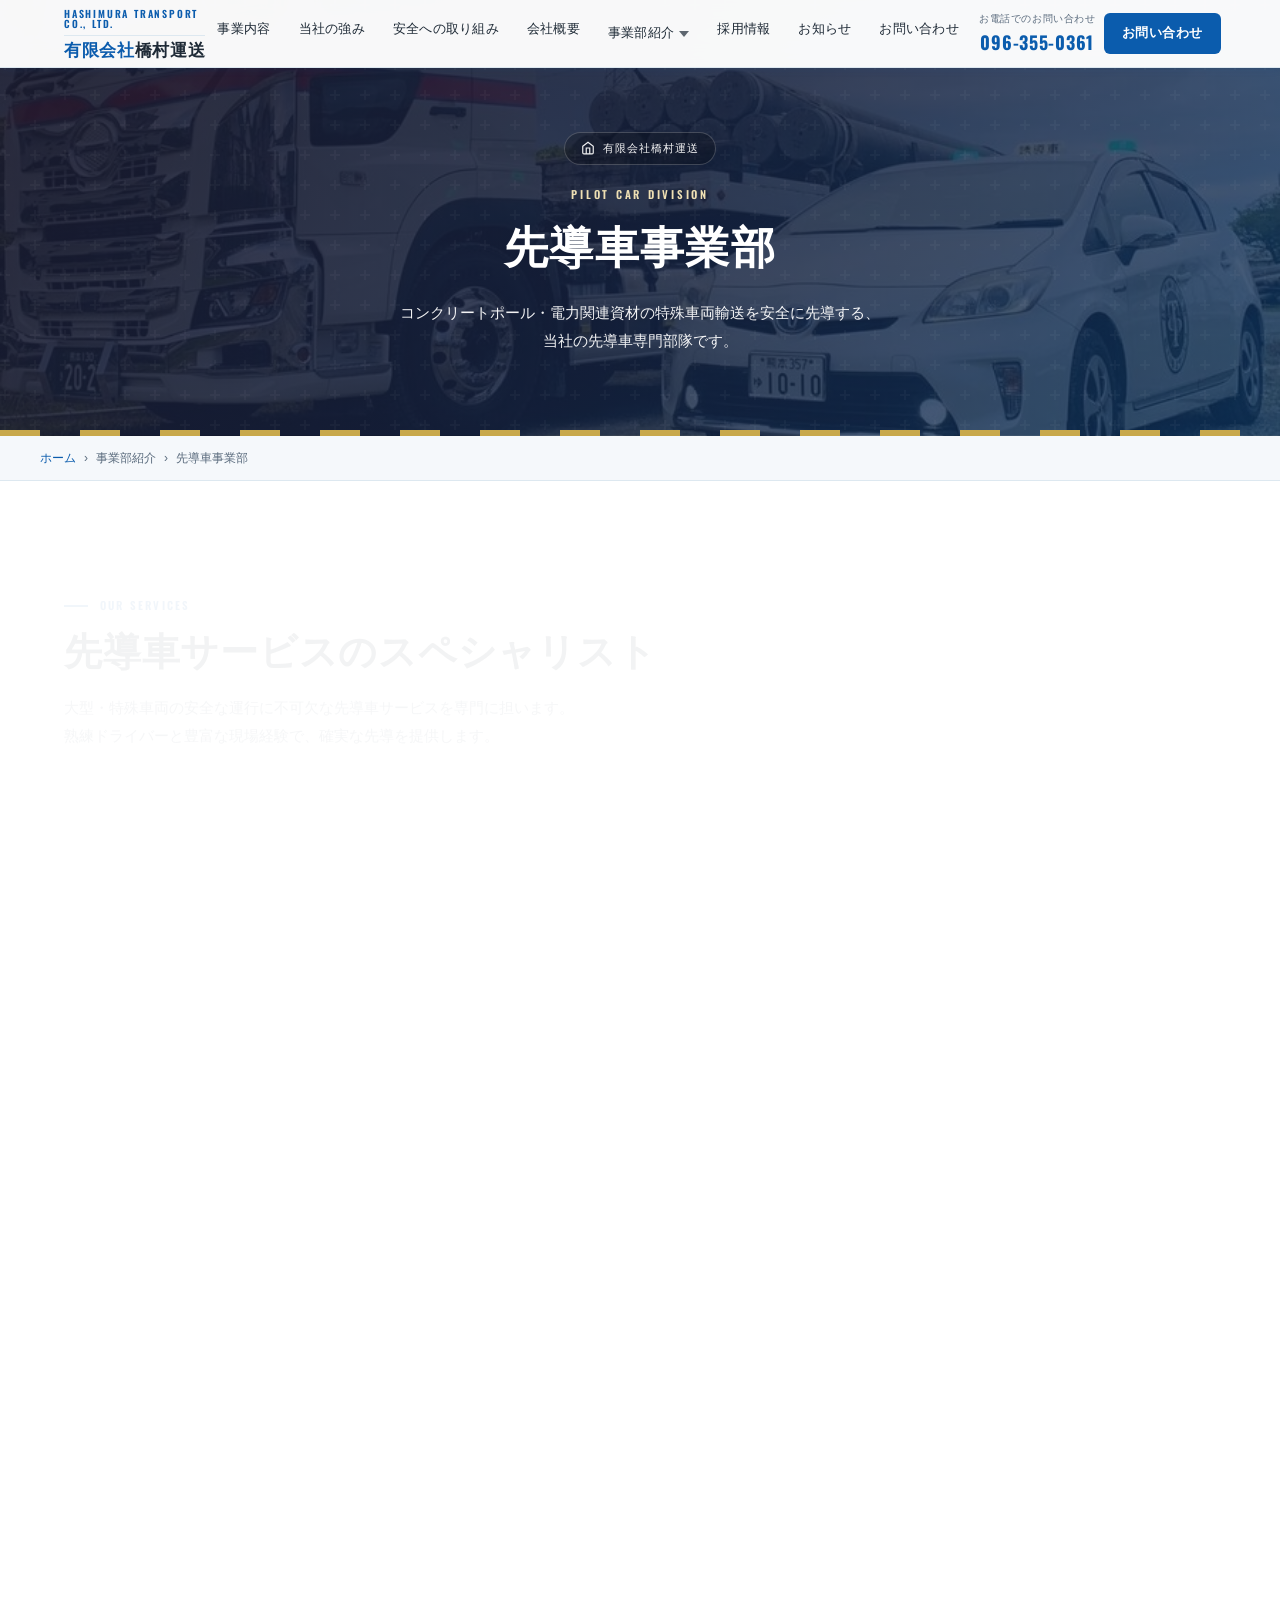
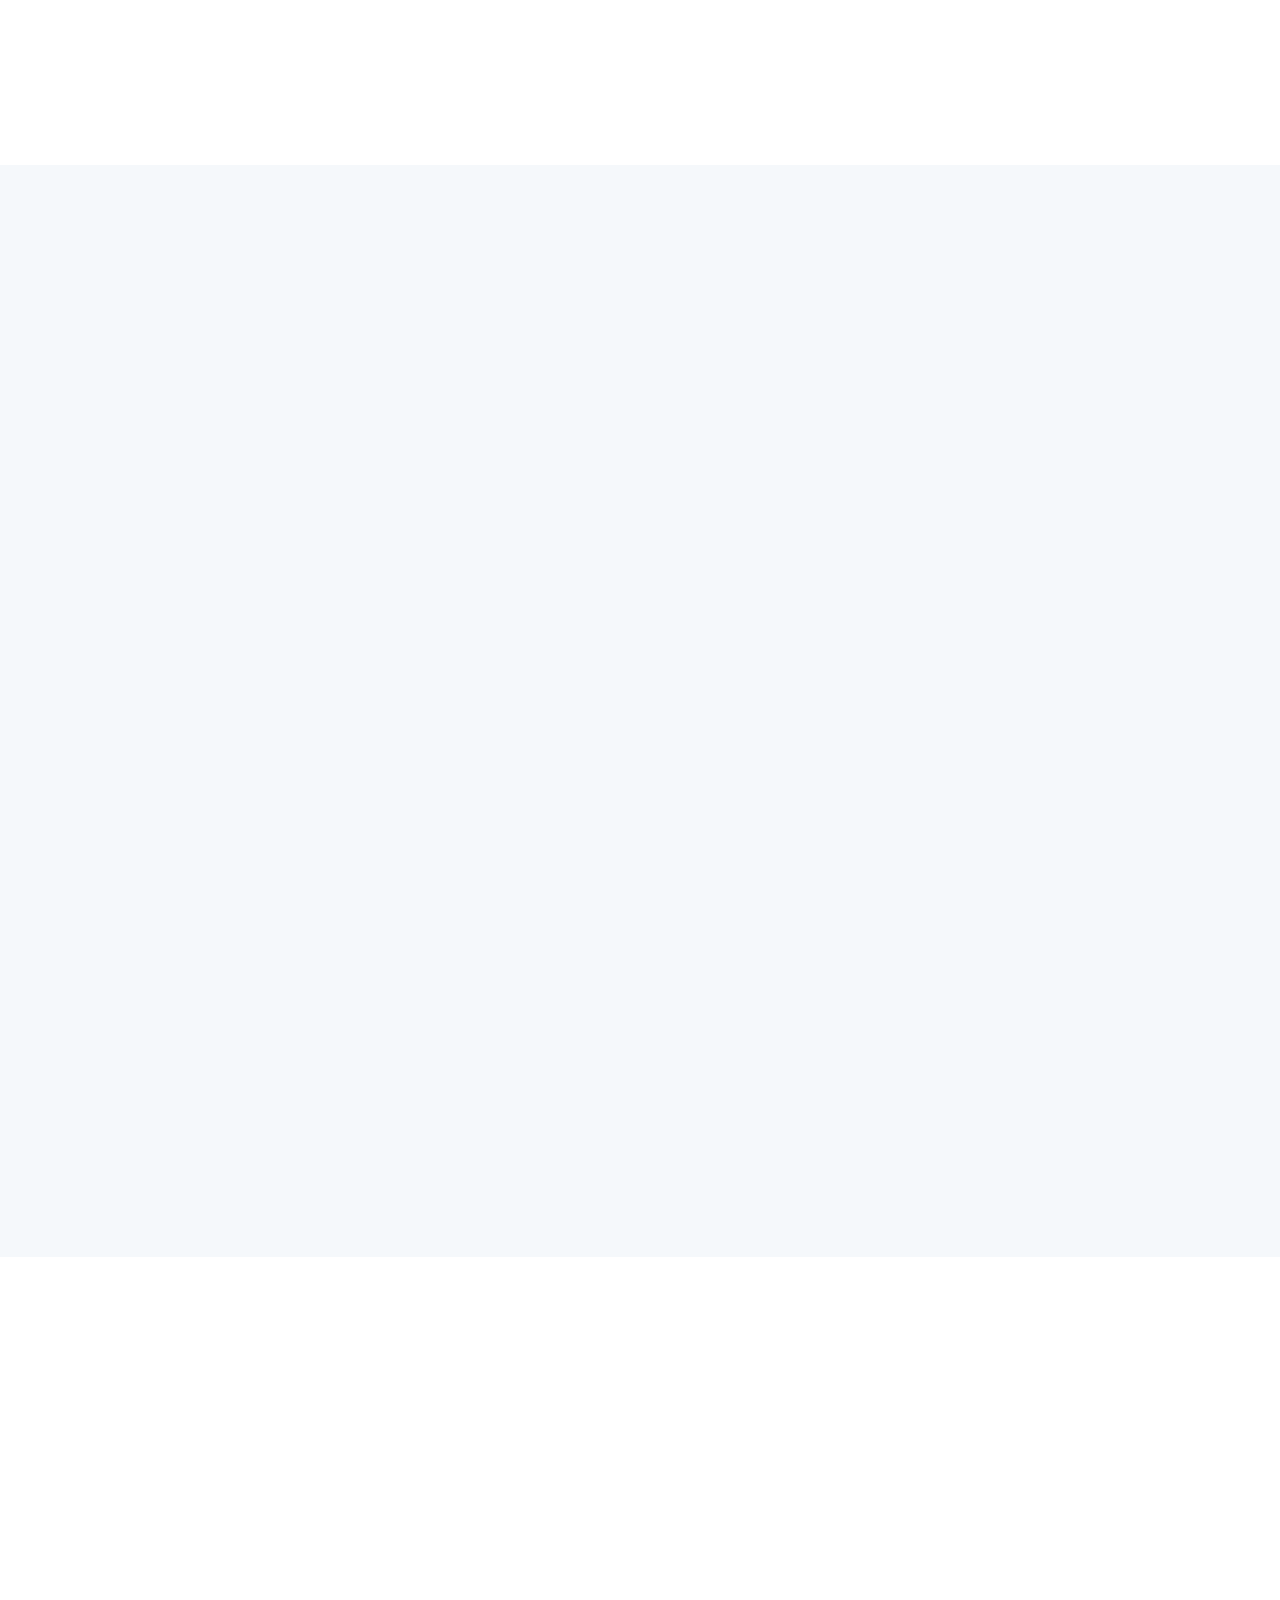
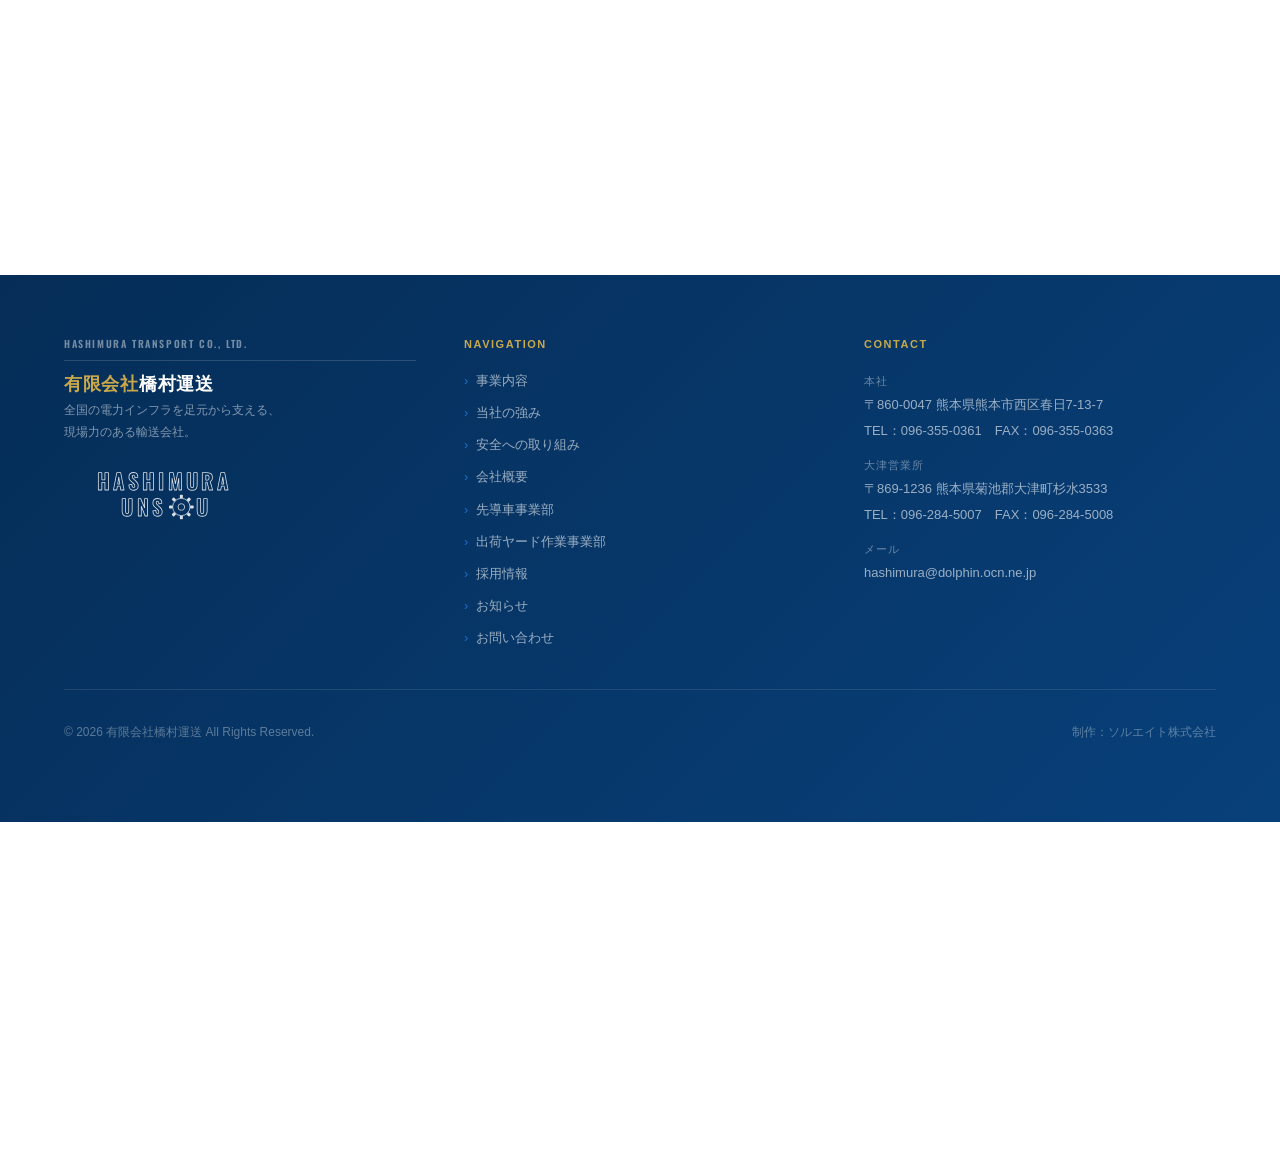
<file: fleet-hashimura.html>
<!DOCTYPE html>
<html lang="ja">
<head>
<meta charset="UTF-8">
<meta name="viewport" content="width=device-width, initial-scale=1.0">

<!-- 旧URLの転送用ページ（グループ会社表記 → 事業部表記への変更に伴うもの）
     GitHub Pagesでは301リダイレクトを設定できないため、meta refresh で転送する。
     検索エンジンには canonical と noindex で新URLを正とすることを伝える。
     十分に周知できた時点（目安：公開から1年）で削除してよい。 -->
<meta name="robots" content="noindex, follow">
<link rel="canonical" href="https://hashimura-unso.com/pilot-car.html">
<meta http-equiv="refresh" content="0; url=pilot-car.html">
<title>先導車事業部｜有限会社橋村運送</title>

<link rel="icon" href="favicon.ico" sizes="any">
<link rel="icon" type="image/svg+xml" href="images/favicon.svg">
<meta name="theme-color" content="#0B5CAD">

<style>
  body {
    margin: 0;
    min-height: 100vh;
    display: grid;
    place-items: center;
    padding: 24px;
    background: linear-gradient(135deg, #052D57 0%, #0B5CAD 100%);
    color: #fff;
    font-family: 'Noto Sans JP', 'Hiragino Sans', 'Yu Gothic', sans-serif;
    text-align: center;
    line-height: 1.9;
  }
  a { color: #C8A84B; font-weight: 700; }
</style>
</head>
<body>
  <div>
    <p>このページは<strong>「先導車事業部」</strong>に移動しました。</p>
    <p>自動的に移動します。切り替わらない場合は<a href="pilot-car.html">こちらをクリック</a>してください。</p>
  </div>
</body>
</html>
</file>
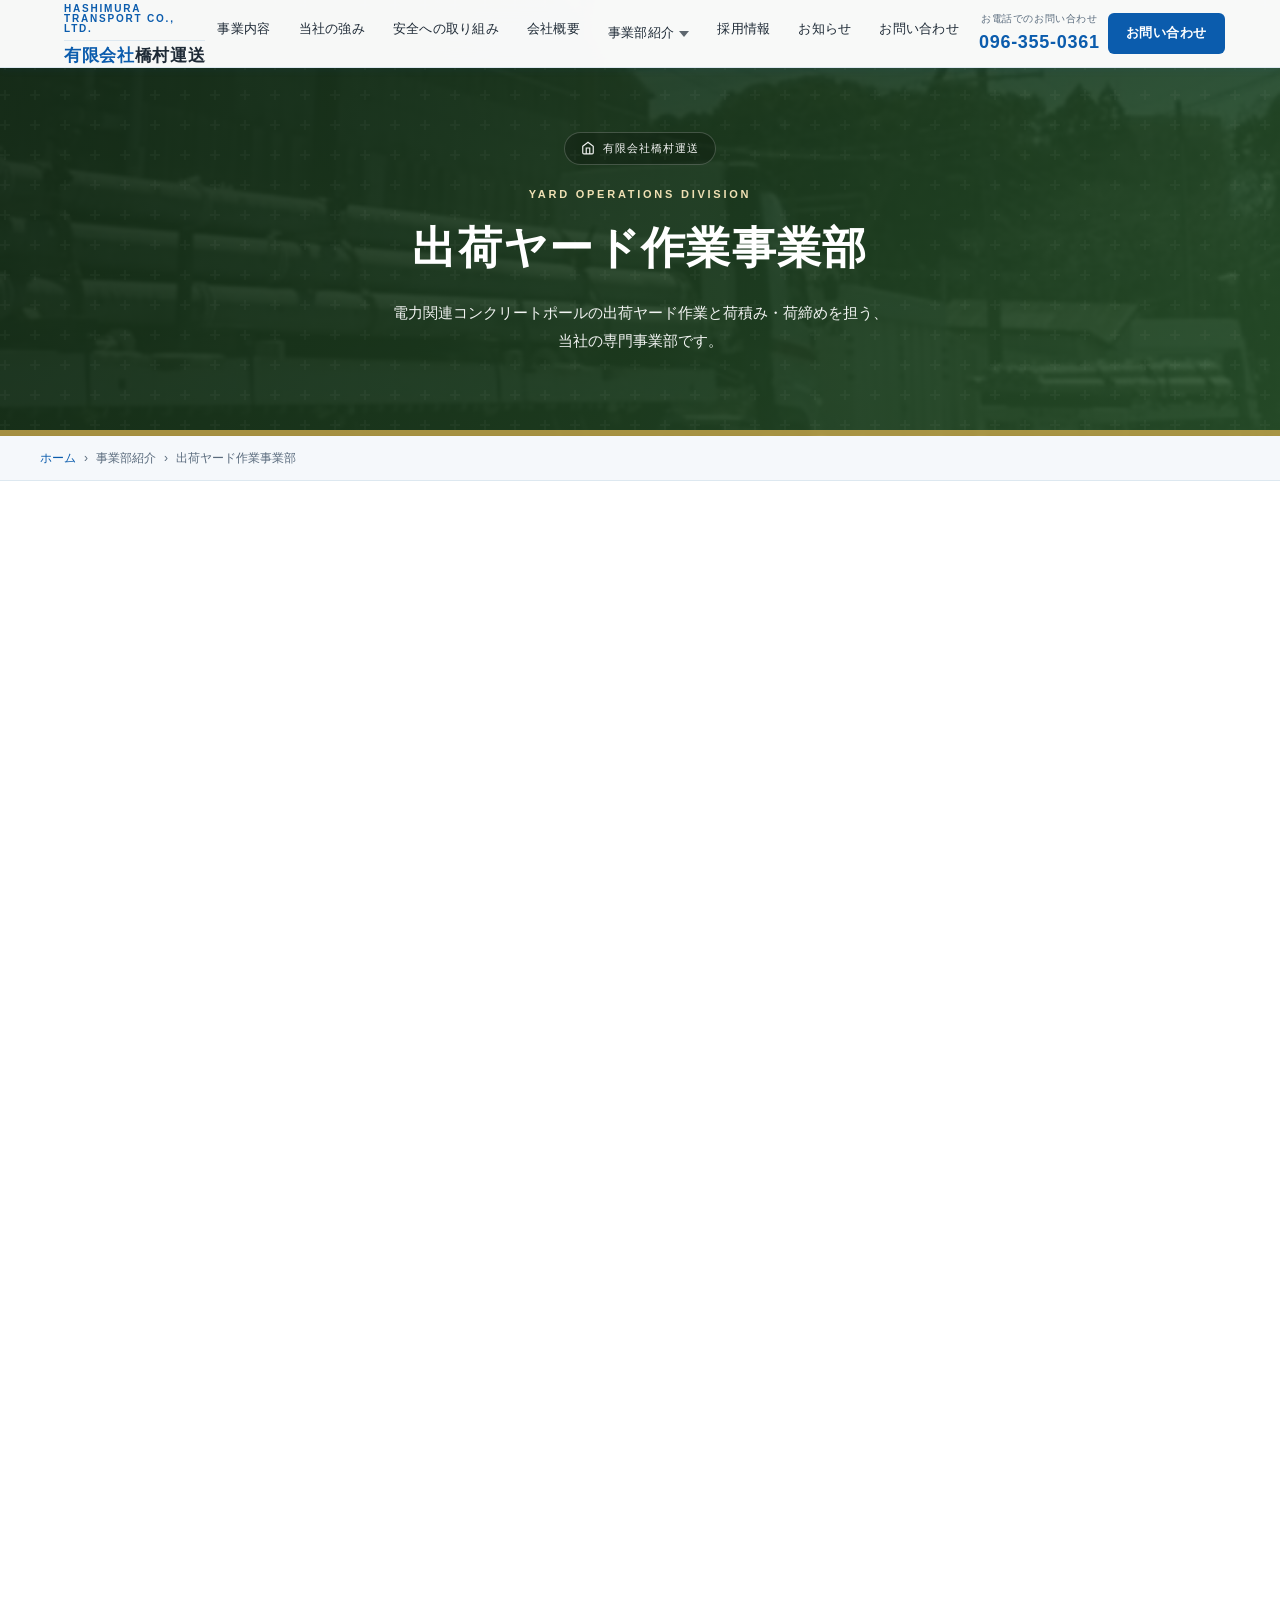
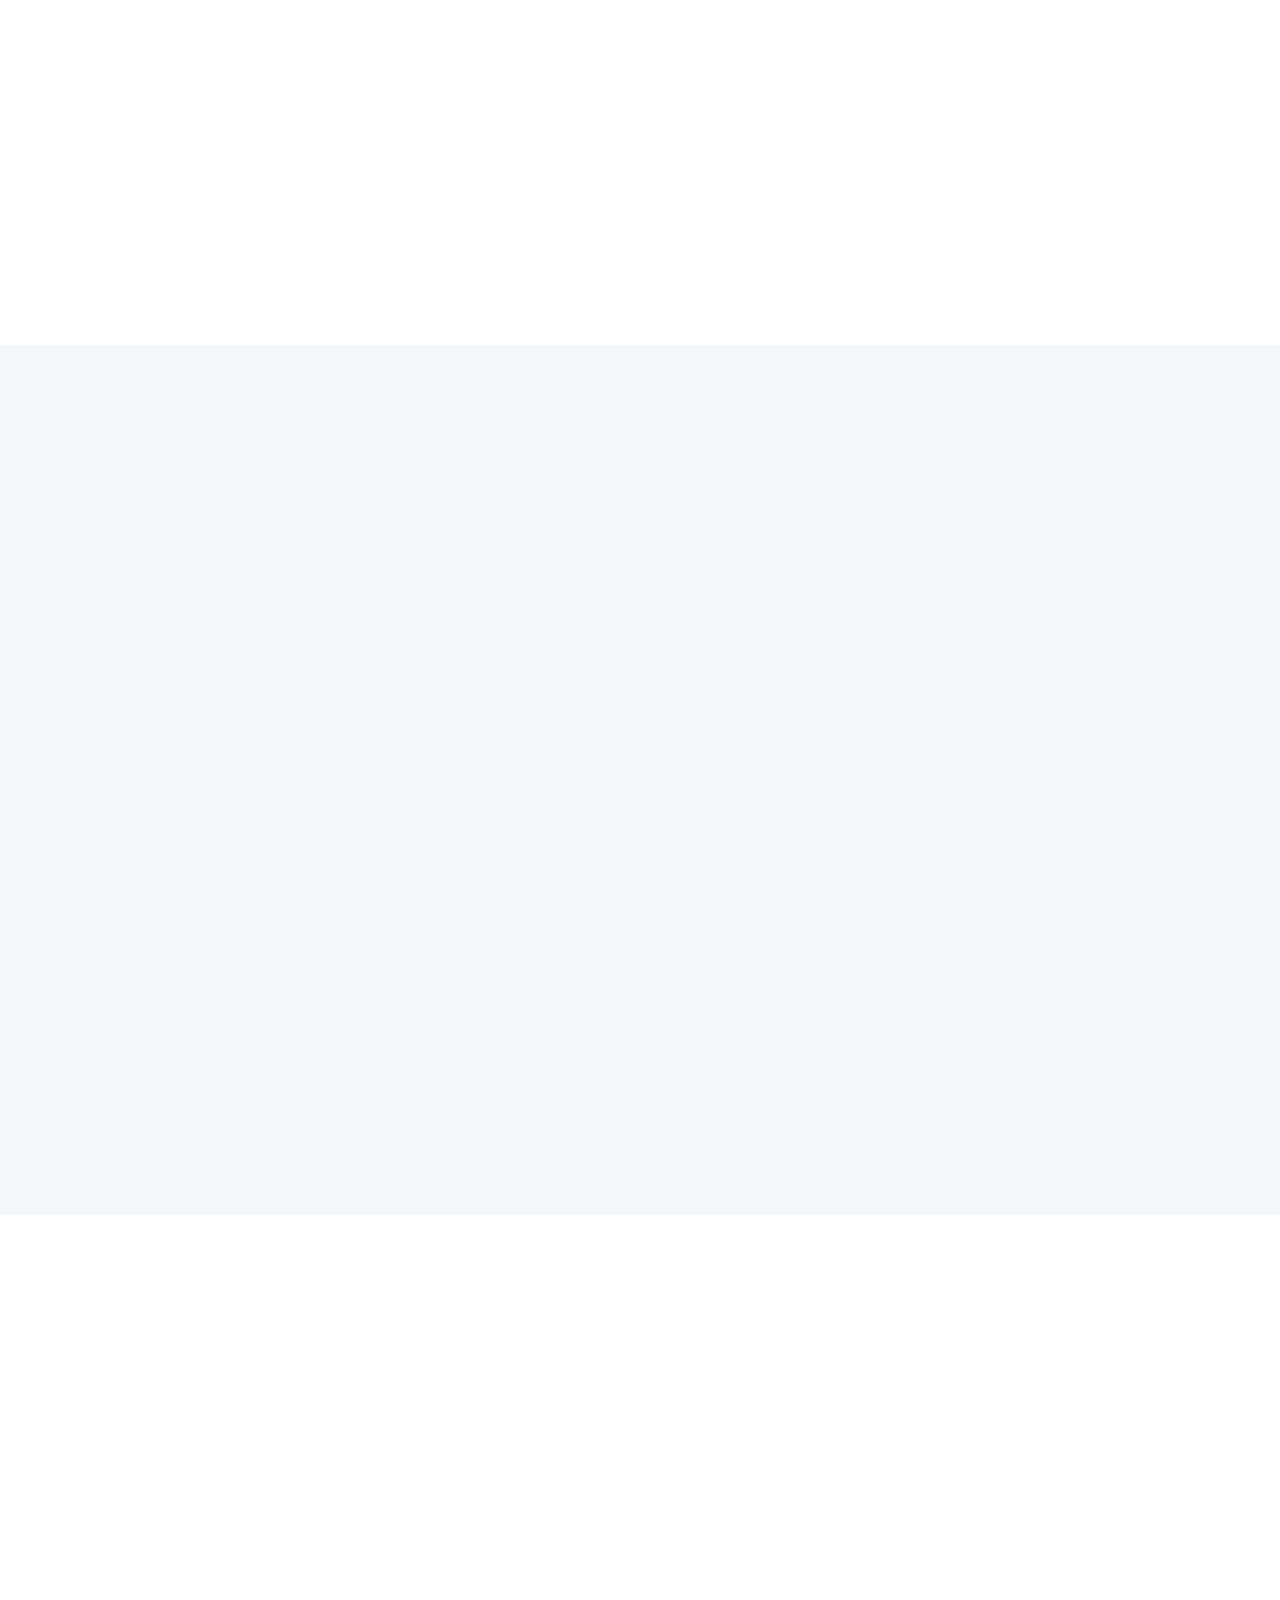
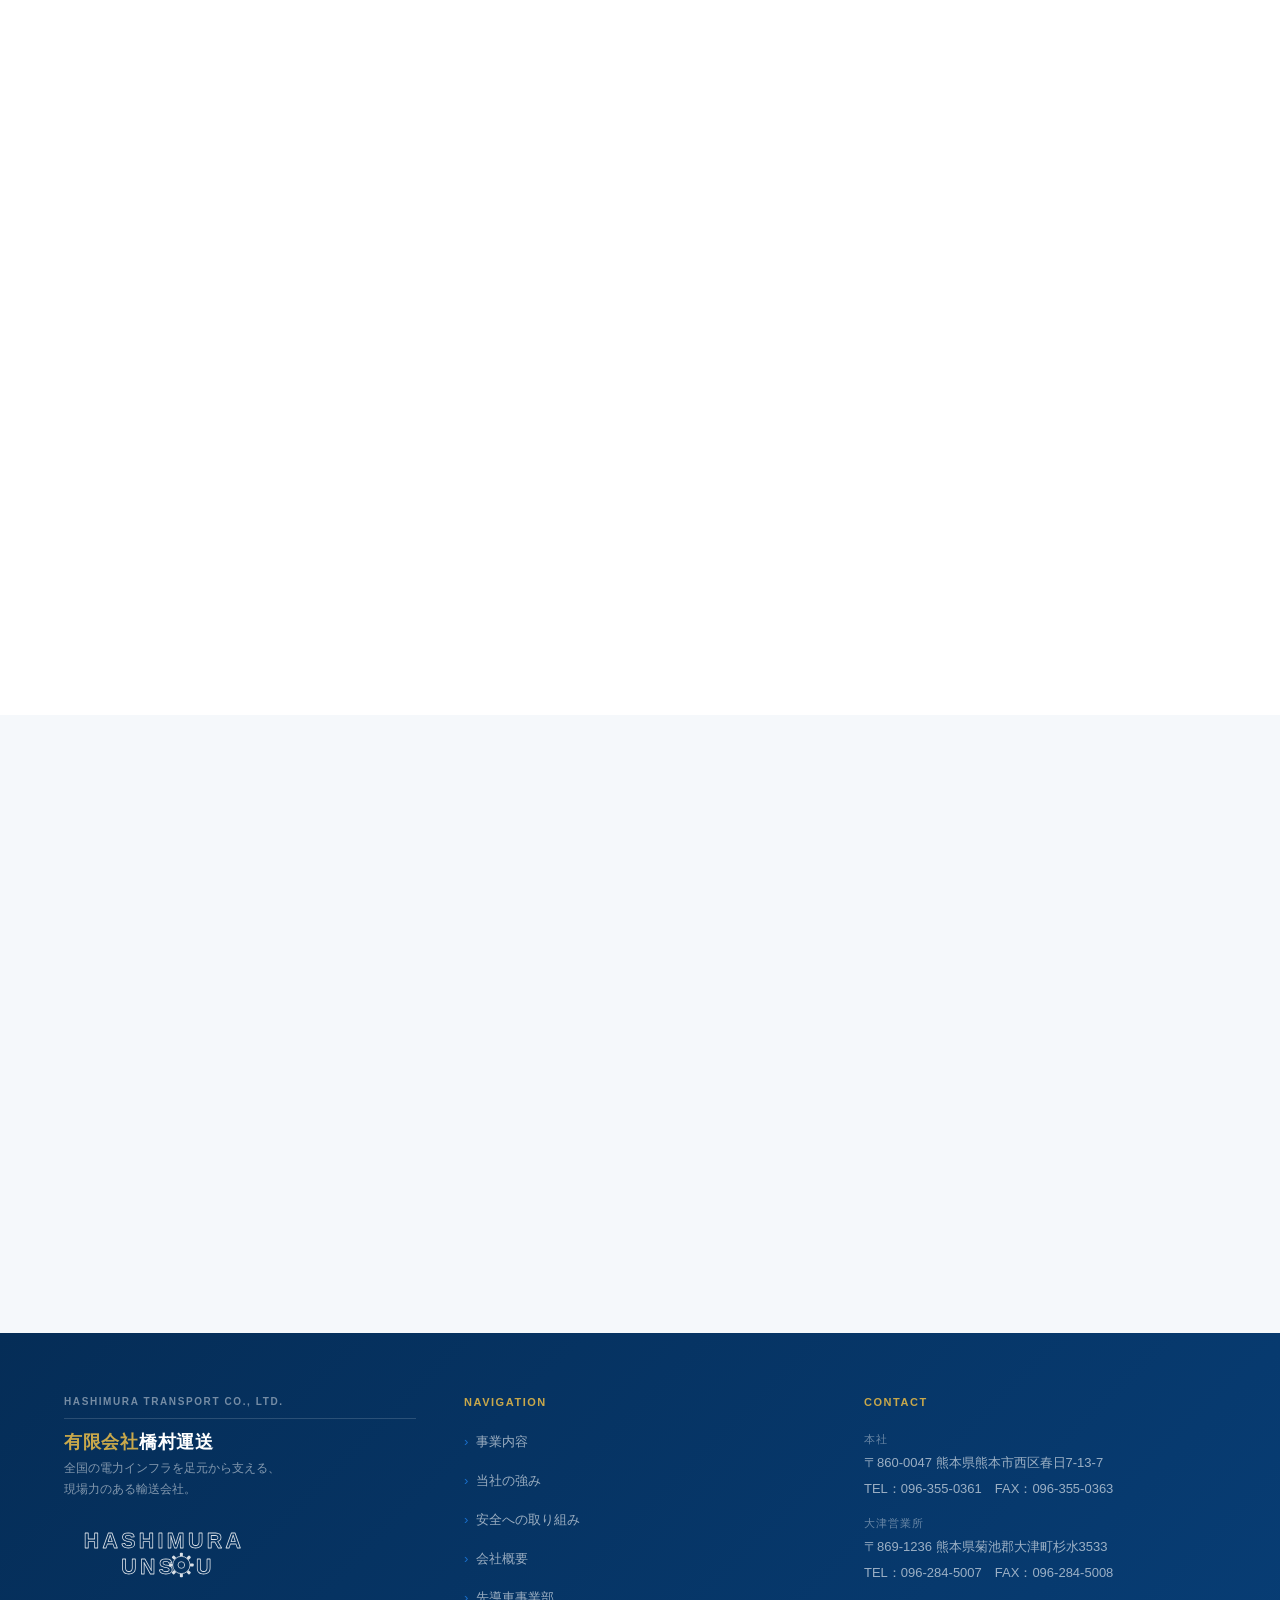
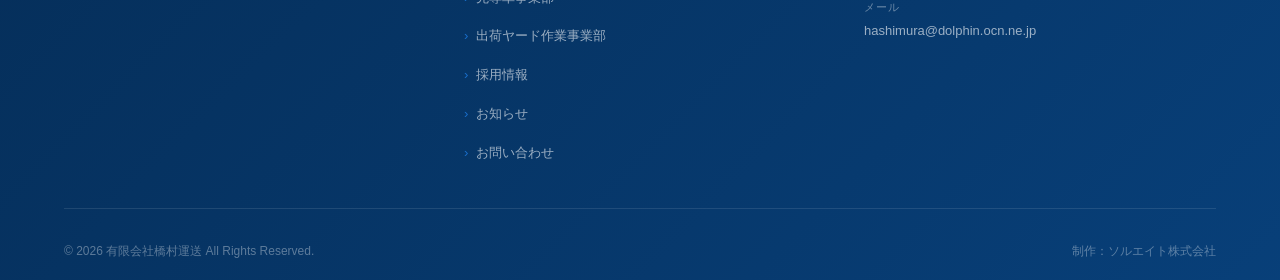
<file: kasuga-logistics.html>
<!DOCTYPE html>
<html lang="ja">
<head>
<meta charset="UTF-8">
<meta name="viewport" content="width=device-width, initial-scale=1.0">

<!-- 旧URLの転送用ページ（グループ会社表記 → 事業部表記への変更に伴うもの）
     GitHub Pagesでは301リダイレクトを設定できないため、meta refresh で転送する。
     検索エンジンには canonical と noindex で新URLを正とすることを伝える。
     十分に周知できた時点（目安：公開から1年）で削除してよい。 -->
<meta name="robots" content="noindex, follow">
<link rel="canonical" href="https://hashimura-unso.com/yard-operations.html">
<meta http-equiv="refresh" content="0; url=yard-operations.html">
<title>出荷ヤード作業事業部｜有限会社橋村運送</title>

<link rel="icon" href="favicon.ico" sizes="any">
<link rel="icon" type="image/svg+xml" href="images/favicon.svg">
<meta name="theme-color" content="#0B5CAD">

<style>
  body {
    margin: 0;
    min-height: 100vh;
    display: grid;
    place-items: center;
    padding: 24px;
    background: linear-gradient(135deg, #052D57 0%, #0B5CAD 100%);
    color: #fff;
    font-family: 'Noto Sans JP', 'Hiragino Sans', 'Yu Gothic', sans-serif;
    text-align: center;
    line-height: 1.9;
  }
  a { color: #C8A84B; font-weight: 700; }
</style>
</head>
<body>
  <div>
    <p>このページは<strong>「出荷ヤード作業事業部」</strong>に移動しました。</p>
    <p>自動的に移動します。切り替わらない場合は<a href="yard-operations.html">こちらをクリック</a>してください。</p>
  </div>
</body>
</html>
</file>
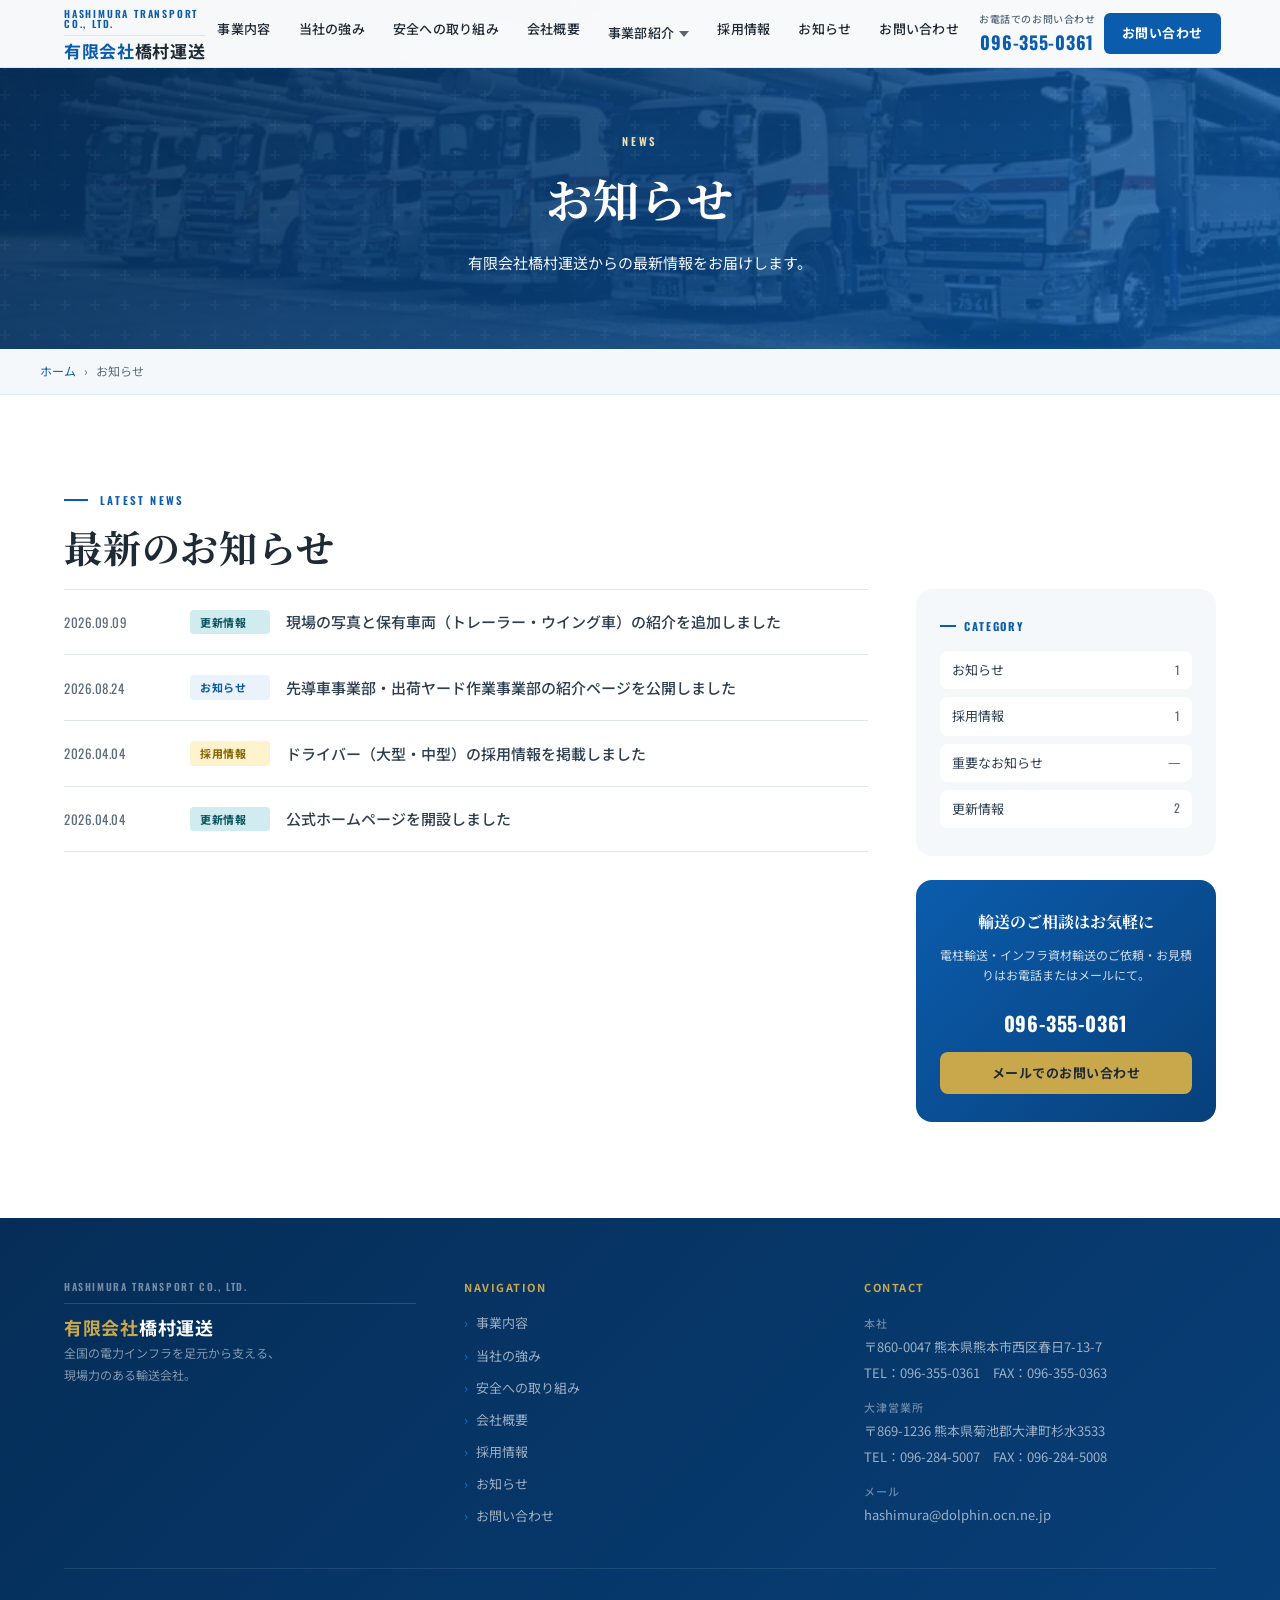
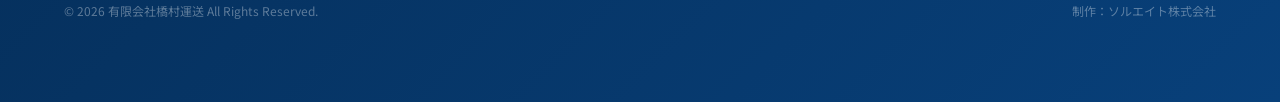
<file: news.html>
<!DOCTYPE html>
<html lang="ja">
<head>
<meta charset="UTF-8">
<meta name="viewport" content="width=device-width, initial-scale=1.0">

<!-- ファビコン・テーマカラー -->
<link rel="icon" href="favicon.ico" sizes="any">
<link rel="icon" type="image/svg+xml" href="images/favicon.svg">
<link rel="apple-touch-icon" href="images/ogp.jpg">
<meta name="theme-color" content="#0B5CAD">

<!-- SEO -->
<title>お知らせ｜有限会社橋村運送</title>
<meta name="description" content="有限会社橋村運送からのお知らせ・最新情報です。電柱輸送・電力インフラ資材輸送の専門運送会社からの更新情報をご確認ください。">
<meta name="robots" content="index, follow">
<link rel="canonical" href="https://hashimura-unso.com/news.html">

<!-- OGP -->
<meta property="og:type"        content="website">
<meta property="og:url"         content="https://hashimura-unso.com/news.html">
<meta property="og:title"       content="お知らせ｜有限会社橋村運送">
<meta property="og:description" content="有限会社橋村運送からのお知らせ・最新情報。">
<meta property="og:image"       content="https://hashimura-unso.com/images/ogp.jpg">
<meta property="og:locale"      content="ja_JP">
<meta property="og:site_name"   content="有限会社橋村運送">

<!-- フォント -->
<link rel="preconnect" href="https://fonts.googleapis.com">
<link rel="preconnect" href="https://fonts.gstatic.com" crossorigin>
<link href="https://fonts.googleapis.com/css2?family=Noto+Sans+JP:wght@300;400;500;700;900&family=Noto+Serif+JP:wght@400;600;700&family=Oswald:wght@400;600;700&display=swap" rel="stylesheet">

<!-- スタイルシート -->
<link rel="stylesheet" href="css/style.css">

<style>
/* ===== news.html 固有スタイル ===== */

/* ページヒーロー（車両写真を背景に使用） */
.page-hero {
  background-color: var(--blue-dark);
  background-image:
    linear-gradient(135deg, rgba(5,45,87,0.93) 0%, rgba(8,64,122,0.88) 50%, rgba(11,92,173,0.78) 100%),
    url('images/gallery-07.jpg');
  background-size: cover;
  background-position: center 45%;
  padding: calc(var(--header-height) + 64px) 24px 72px;
  text-align: center;
  position: relative;
  overflow: hidden;
}
.page-hero::before {
  content: '';
  position: absolute;
  inset: 0;
  background: url("data:image/svg+xml,%3Csvg width='60' height='60' viewBox='0 0 60 60' xmlns='http://www.w3.org/2000/svg'%3E%3Cg fill='none' fill-rule='evenodd'%3E%3Cg fill='%23ffffff' fill-opacity='0.04'%3E%3Cpath d='M36 34v-4h-2v4h-4v2h4v4h2v-4h4v-2h-4zm0-30V0h-2v4h-4v2h4v4h2V6h4V4h-4zM6 34v-4H4v4H0v2h4v4h2v-4h4v-2H6zM6 4V0H4v4H0v2h4v4h2V6h4V4H6z'/%3E%3C/g%3E%3C/g%3E%3C/svg%3E") repeat;
  pointer-events: none;
}
.page-hero__label {
  font-family: var(--font-en);
  font-size: 11px;
  font-weight: 600;
  letter-spacing: 0.25em;
  color: var(--accent-gold);
  text-transform: uppercase;
  display: block;
  margin-bottom: 16px;
}
.page-hero__title {
  font-family: var(--font-jp-serif);
  font-size: clamp(28px, 5vw, 46px);
  font-weight: 700;
  color: var(--white);
  line-height: 1.35;
  letter-spacing: 0.03em;
  margin-bottom: 20px;
}
.page-hero__desc {
  font-size: 15px;
  color: rgba(255,255,255,0.8);
  line-height: 1.9;
  max-width: 600px;
  margin: 0 auto;
}

/* パンくずリスト */
.breadcrumb {
  background: var(--bg-light);
  padding: 12px 24px;
  border-bottom: 1px solid var(--border-light);
}
.breadcrumb__list {
  max-width: var(--max-width);
  margin: 0 auto;
  display: flex;
  align-items: center;
  gap: 8px;
  font-size: 12px;
  color: var(--slate-mid);
}
.breadcrumb__list li + li::before {
  content: '›';
  margin-right: 8px;
}
.breadcrumb__list a {
  color: var(--blue-primary);
}
.breadcrumb__list a:hover { text-decoration: underline; }

/* レイアウト */
.news-layout {
  display: grid;
  grid-template-columns: 1fr 300px;
  gap: 48px;
  align-items: start;
}

/* カテゴリバッジ */
.news-badge {
  display: inline-block;
  font-size: 11px;
  font-weight: 700;
  letter-spacing: 0.06em;
  padding: 3px 10px;
  border-radius: 4px;
  flex-shrink: 0;
}
.news-badge--info     { background: var(--blue-light); color: var(--blue-primary); }
.news-badge--recruit  { background: #FFF3CD; color: #856404; }
.news-badge--notice   { background: #F8D7DA; color: #721C24; }
.news-badge--update   { background: #D1ECF1; color: #0C5460; }

/* ニュースリスト */
.news-list {
  display: flex;
  flex-direction: column;
  gap: 0;
}
.news-item {
  display: grid;
  grid-template-columns: 110px 80px 1fr;
  gap: 16px;
  align-items: center;
  padding: 20px 0;
  border-bottom: 1px solid var(--border-light);
  text-decoration: none;
  color: inherit;
  transition: var(--transition);
}
.news-item:first-child {
  border-top: 1px solid var(--border-light);
}
.news-item:hover {
  background: var(--bg-light);
  padding-left: 12px;
  padding-right: 12px;
  margin-left: -12px;
  margin-right: -12px;
  border-radius: 8px;
  border-color: transparent;
}
.news-item:hover .news-item__title {
  color: var(--blue-primary);
}
.news-item__date {
  font-family: var(--font-en);
  font-size: 13px;
  color: var(--slate-mid);
  letter-spacing: 0.04em;
  white-space: nowrap;
}
.news-item__title {
  font-size: 15px;
  font-weight: 500;
  color: var(--text-body);
  line-height: 1.55;
  transition: color var(--transition);
}

/* 空のステート */
.news-empty {
  text-align: center;
  padding: 80px 24px;
  border: 2px dashed var(--border-light);
  border-radius: 16px;
}
.news-empty__icon {
  font-size: 48px;
  display: block;
  margin-bottom: 20px;
  opacity: 0.5;
}
.news-empty__title {
  font-size: 18px;
  font-weight: 700;
  color: var(--slate-dark);
  margin-bottom: 10px;
}
.news-empty__desc {
  font-size: 14px;
  color: var(--slate-mid);
  line-height: 1.75;
}

/* サイドバー */
.news-sidebar {}
.sidebar-widget {
  background: var(--bg-light);
  border-radius: 16px;
  padding: 28px 24px;
  margin-bottom: 24px;
}
.sidebar-widget__title {
  font-family: var(--font-en);
  font-size: 11px;
  font-weight: 700;
  letter-spacing: 0.15em;
  color: var(--blue-primary);
  text-transform: uppercase;
  margin-bottom: 16px;
  display: flex;
  align-items: center;
  gap: 8px;
}
.sidebar-widget__title::before {
  content: '';
  width: 16px;
  height: 2px;
  background: var(--blue-primary);
  flex-shrink: 0;
}
.category-list {
  display: flex;
  flex-direction: column;
  gap: 8px;
}
.category-list__item {
  display: flex;
  align-items: center;
  justify-content: space-between;
  padding: 8px 12px;
  background: var(--white);
  border-radius: 8px;
  font-size: 13px;
  cursor: default;
}
.category-list__count {
  font-family: var(--font-en);
  font-size: 12px;
  color: var(--slate-mid);
}

/* お問い合わせバナー（サイドバー） */
.sidebar-contact {
  background: linear-gradient(135deg, var(--blue-primary), var(--blue-dark));
  border-radius: 16px;
  padding: 28px 24px;
  text-align: center;
}
.sidebar-contact__title {
  font-family: var(--font-jp-serif);
  font-size: 16px;
  font-weight: 700;
  color: var(--white);
  margin-bottom: 10px;
}
.sidebar-contact__desc {
  font-size: 12px;
  color: rgba(255,255,255,0.8);
  line-height: 1.7;
  margin-bottom: 20px;
}
.sidebar-contact__tel {
  display: block;
  font-family: var(--font-en);
  font-size: 20px;
  font-weight: 700;
  color: var(--white);
  margin-bottom: 12px;
  letter-spacing: 0.04em;
}
.sidebar-contact__btn {
  display: block;
  background: var(--accent-gold);
  color: var(--slate-dark);
  font-size: 13px;
  font-weight: 700;
  padding: 10px 16px;
  border-radius: 8px;
  text-align: center;
  letter-spacing: 0.04em;
  transition: var(--transition);
}
.sidebar-contact__btn:hover {
  background: #E8C76A;
}

/* レスポンシブ */
@media (max-width: 900px) {
  .news-layout {
    grid-template-columns: 1fr;
  }
  .news-sidebar {
    display: grid;
    grid-template-columns: 1fr 1fr;
    gap: 20px;
  }
  .news-sidebar > *:last-child {
    grid-column: 1 / -1;
  }
}
@media (max-width: 600px) {
  .news-item {
    grid-template-columns: 1fr;
    gap: 8px;
  }
  .news-item__date {
    font-size: 12px;
  }
  .news-sidebar {
    grid-template-columns: 1fr;
  }
}
</style>
</head>
<body>

<!-- ===== ヘッダー（共通） ===== -->
<header class="site-header" role="banner">
  <div class="site-header__inner">
    <a href="index.html" class="logo" aria-label="有限会社橋村運送 トップへ">
      <span class="logo__en">Hashimura Transport Co., Ltd.</span>
      <span class="logo__jp"><span>有限会社</span>橋村運送</span>
    </a>
    <nav class="header-nav" aria-label="メインナビゲーション">
      <ul class="nav__links">
        <li><a href="services.html">事業内容</a></li>
        <li><a href="index.html#strengths">当社の強み</a></li>
        <li><a href="index.html#safety">安全への取り組み</a></li>
        <li><a href="index.html#company">会社概要</a></li>
        <li class="has-dropdown">
          <a href="index.html#group" class="dropdown-trigger" aria-haspopup="true">事業部紹介
            <svg width="10" height="10" viewBox="0 0 10 6" fill="currentColor" aria-hidden="true"><path d="M0 0l5 6 5-6z"/></svg>
          </a>
          <ul class="nav__dropdown" role="menu">
            <li role="menuitem"><a href="pilot-car.html">先導車事業部</a></li>
            <li role="menuitem"><a href="yard-operations.html">出荷ヤード作業事業部</a></li>
          </ul>
        </li>
        <li><a href="recruit.html">採用情報</a></li>
        <li><a href="news.html" aria-current="page">お知らせ</a></li>
        <li><a href="index.html#contact">お問い合わせ</a></li>
      </ul>
      <div class="header-tel">
        <small>お電話でのお問い合わせ</small>
        <a href="tel:0963550361" aria-label="電話番号 096-355-0361">096-355-0361</a>
      </div>
      <a href="index.html#contact" class="btn-contact-header">お問い合わせ</a>
    </nav>
    <button class="hamburger" aria-label="メニューを開く" aria-expanded="false">
      <span class="hamburger__line"></span>
      <span class="hamburger__line"></span>
      <span class="hamburger__line"></span>
    </button>
  </div>
</header>

<!-- モバイルドロワー -->
<nav class="nav-drawer" aria-label="モバイルメニュー">
  <ul class="nav-drawer__links">
    <li><a href="services.html">事業内容</a></li>
    <li><a href="index.html#strengths">当社の強み</a></li>
    <li><a href="index.html#safety">安全への取り組み</a></li>
    <li><a href="index.html#company">会社概要</a></li>
    <li class="nav-drawer__group-label">事業部紹介</li>
    <li class="nav-drawer__sub"><a href="pilot-car.html">先導車事業部</a></li>
    <li class="nav-drawer__sub"><a href="yard-operations.html">出荷ヤード作業事業部</a></li>
    <li><a href="recruit.html">採用情報</a></li>
    <li><a href="news.html">お知らせ</a></li>
    <li><a href="index.html#contact">お問い合わせ</a></li>
  </ul>
  <div class="nav-drawer__tel">
    <a href="tel:0963550361">📞 096-355-0361</a>
  </div>
</nav>

<!-- モバイル固定電話バー -->
<div class="mobile-tel-bar" role="complementary" aria-label="電話でのお問い合わせ">
  <a href="tel:0963550361" aria-label="本社に電話する 096-355-0361">
    📞 096-355-0361（本社）
  </a>
</div>

<!-- ===== ページヒーロー ===== -->
<div class="page-hero">
  <span class="page-hero__label">News</span>
  <h1 class="page-hero__title">お知らせ</h1>
  <p class="page-hero__desc">
    有限会社橋村運送からの最新情報をお届けします。
  </p>
</div>

<!-- パンくずリスト -->
<nav class="breadcrumb" aria-label="パンくずリスト">
  <ol class="breadcrumb__list">
    <li><a href="index.html">ホーム</a></li>
    <li aria-current="page">お知らせ</li>
  </ol>
</nav>

<!-- ===== お知らせ一覧 ===== -->
<section class="section" aria-labelledby="news-title">
  <div class="container">
    <div class="fade-in">
      <p class="section__label">Latest News</p>
      <h2 id="news-title" class="section__title">最新のお知らせ</h2>
    </div>

    <div class="news-layout">
      <!-- ニュース本体 -->
      <main>
        <!-- ニュースが増えたらここに <a class="news-item"> を追加する -->
        <!--
        使用例:
        <a href="#" class="news-item">
          <time class="news-item__date" datetime="2026-04-04">2026.04.04</time>
          <span class="news-badge news-badge--info">お知らせ</span>
          <p class="news-item__title">タイトルをここに記入します</p>
        </a>
        カテゴリ:
          news-badge--info    : お知らせ（青）
          news-badge--recruit : 採用情報（黄）
          news-badge--notice  : 重要（赤）
          news-badge--update  : 更新情報（水色）
        -->

        <div class="news-list fade-in" id="news-list" aria-label="お知らせ一覧">
          <!-- 日付はサイトの公開履歴（GitHub のデプロイ記録）で確認できたものだけを載せる -->
          <a href="index.html#gallery" class="news-item">
            <time class="news-item__date" datetime="2026-09-09">2026.09.09</time>
            <span class="news-badge news-badge--update">更新情報</span>
            <p class="news-item__title">現場の写真と保有車両（トレーラー・ウイング車）の紹介を追加しました</p>
          </a>
          <a href="services.html" class="news-item">
            <time class="news-item__date" datetime="2026-08-24">2026.08.24</time>
            <span class="news-badge news-badge--info">お知らせ</span>
            <p class="news-item__title">先導車事業部・出荷ヤード作業事業部の紹介ページを公開しました</p>
          </a>
          <a href="recruit.html" class="news-item">
            <time class="news-item__date" datetime="2026-04-04">2026.04.04</time>
            <span class="news-badge news-badge--recruit">採用情報</span>
            <p class="news-item__title">ドライバー（大型・中型）の採用情報を掲載しました</p>
          </a>
          <a href="index.html" class="news-item">
            <time class="news-item__date" datetime="2026-04-04">2026.04.04</time>
            <span class="news-badge news-badge--update">更新情報</span>
            <p class="news-item__title">公式ホームページを開設しました</p>
          </a>
        </div>

        <!-- 記事が0件のときの表示（上のリストが空の場合はこちらを表示） -->
        <!--
        <div class="news-empty fade-in">
          <span class="news-empty__icon" aria-hidden="true">📭</span>
          <p class="news-empty__title">現在お知らせはありません</p>
          <p class="news-empty__desc">
            新しいお知らせがあればこちらに掲載いたします。<br>
            しばらくお待ちください。
          </p>
        </div>
        -->
      </main>

      <!-- サイドバー -->
      <aside class="news-sidebar fade-in">
        <!-- カテゴリ -->
        <div class="sidebar-widget">
          <p class="sidebar-widget__title">Category</p>
          <ul class="category-list">
            <li class="category-list__item">
              <span>お知らせ</span>
              <span class="category-list__count">1</span>
            </li>
            <li class="category-list__item">
              <span>採用情報</span>
              <span class="category-list__count">1</span>
            </li>
            <li class="category-list__item">
              <span>重要なお知らせ</span>
              <span class="category-list__count">—</span>
            </li>
            <li class="category-list__item">
              <span>更新情報</span>
              <span class="category-list__count">2</span>
            </li>
          </ul>
        </div>

        <!-- お問い合わせバナー -->
        <div class="sidebar-contact">
          <p class="sidebar-contact__title">輸送のご相談はお気軽に</p>
          <p class="sidebar-contact__desc">
            電柱輸送・インフラ資材輸送のご依頼・お見積りはお電話またはメールにて。
          </p>
          <a href="tel:0963550361" class="sidebar-contact__tel" aria-label="電話番号 096-355-0361">
            096-355-0361
          </a>
          <a href="index.html#contact" class="sidebar-contact__btn">
            メールでのお問い合わせ
          </a>
        </div>
      </aside>
    </div>
  </div>
</section>

<!-- ===== フッター（共通） ===== -->
<footer class="site-footer" role="contentinfo">
  <div class="container">
    <div class="footer__top">
      <div class="footer__brand">
        <div class="logo__en">Hashimura Transport Co., Ltd.</div>
        <div class="logo__jp"><span>有限会社</span>橋村運送</div>
        <p class="footer__tagline">
          全国の電力インフラを足元から支える、<br>現場力のある輸送会社。
        </p>
      </div>
      <div>
        <p class="footer__nav-title">Navigation</p>
        <ul class="footer__nav-links">
          <li><a href="services.html">事業内容</a></li>
          <li><a href="index.html#strengths">当社の強み</a></li>
          <li><a href="index.html#safety">安全への取り組み</a></li>
          <li><a href="index.html#company">会社概要</a></li>
          <li><a href="recruit.html">採用情報</a></li>
          <li><a href="news.html">お知らせ</a></li>
          <li><a href="index.html#contact">お問い合わせ</a></li>
        </ul>
      </div>
      <div>
        <p class="footer__nav-title">Contact</p>
        <div class="footer__contact-item">
          <span class="footer__contact-label">本社</span>
          〒860-0047 熊本県熊本市西区春日7-13-7<br>
          TEL：<a href="tel:0963550361">096-355-0361</a>　FAX：096-355-0363
          <span class="footer__contact-label">大津営業所</span>
          〒869-1236 熊本県菊池郡大津町杉水3533<br>
          TEL：<a href="tel:0962845007">096-284-5007</a>　FAX：096-284-5008
          <span class="footer__contact-label">メール</span>
          <a href="mailto:hashimura@dolphin.ocn.ne.jp">hashimura@dolphin.ocn.ne.jp</a>
        </div>
      </div>
    </div>
    <div class="footer__bottom">
      <p>© 2026 有限会社橋村運送 All Rights Reserved.</p>
      <p>制作：ソルエイト株式会社</p>
    </div>
  </div>
</footer>

<!-- JavaScript -->
<script src="js/main.js"></script>

</body>
</html>
</file>
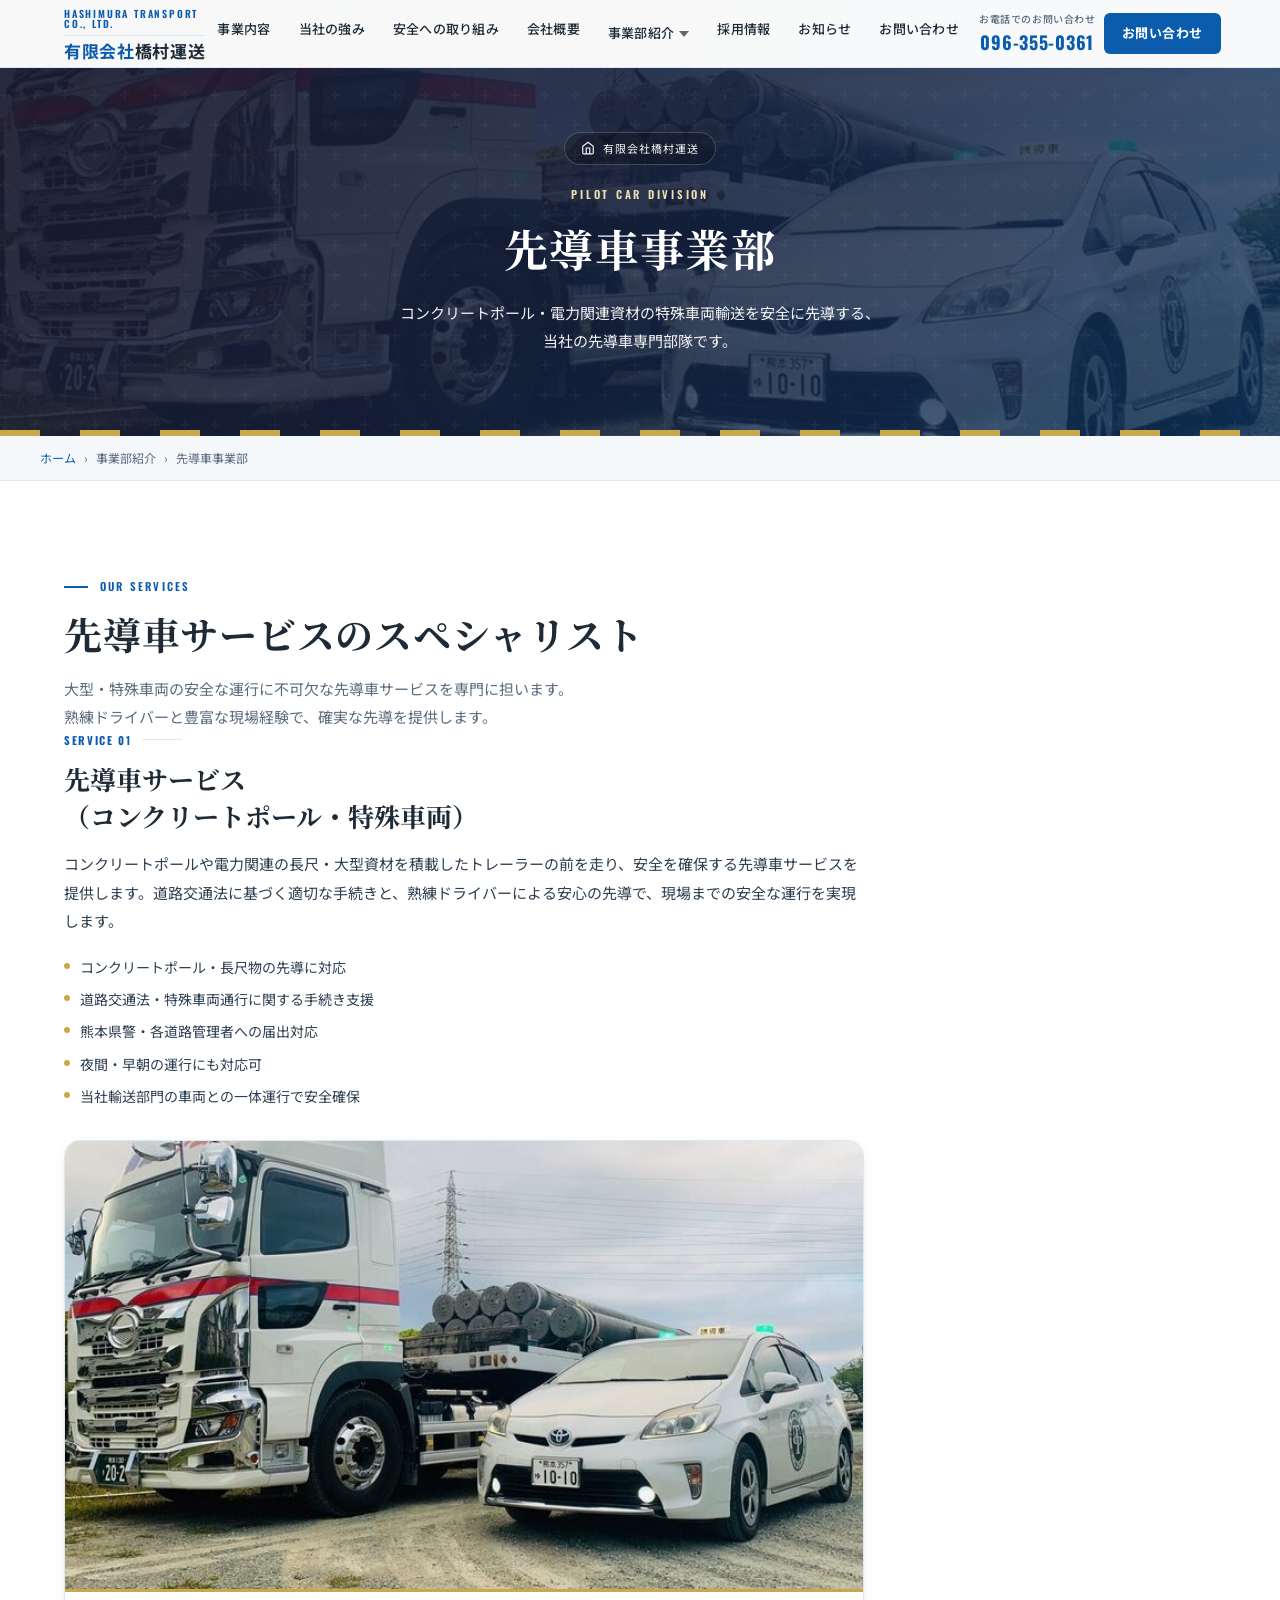
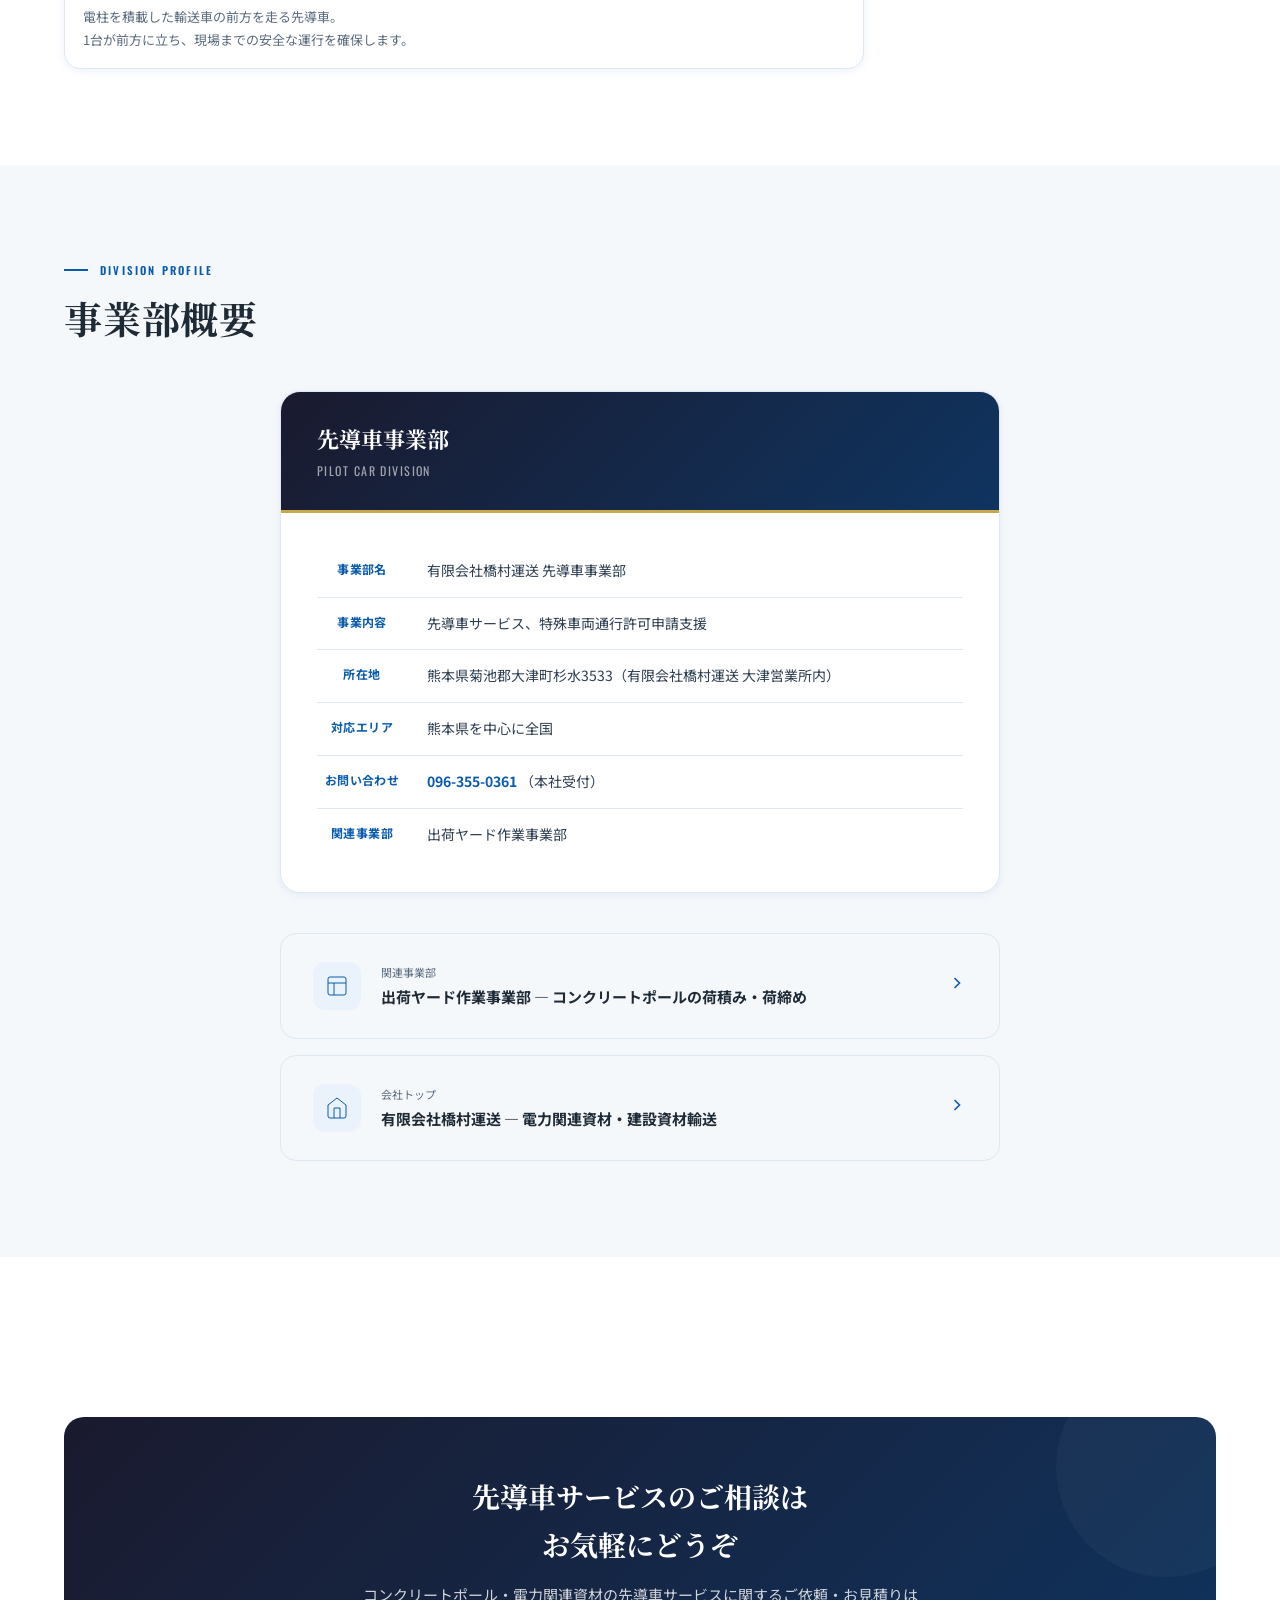
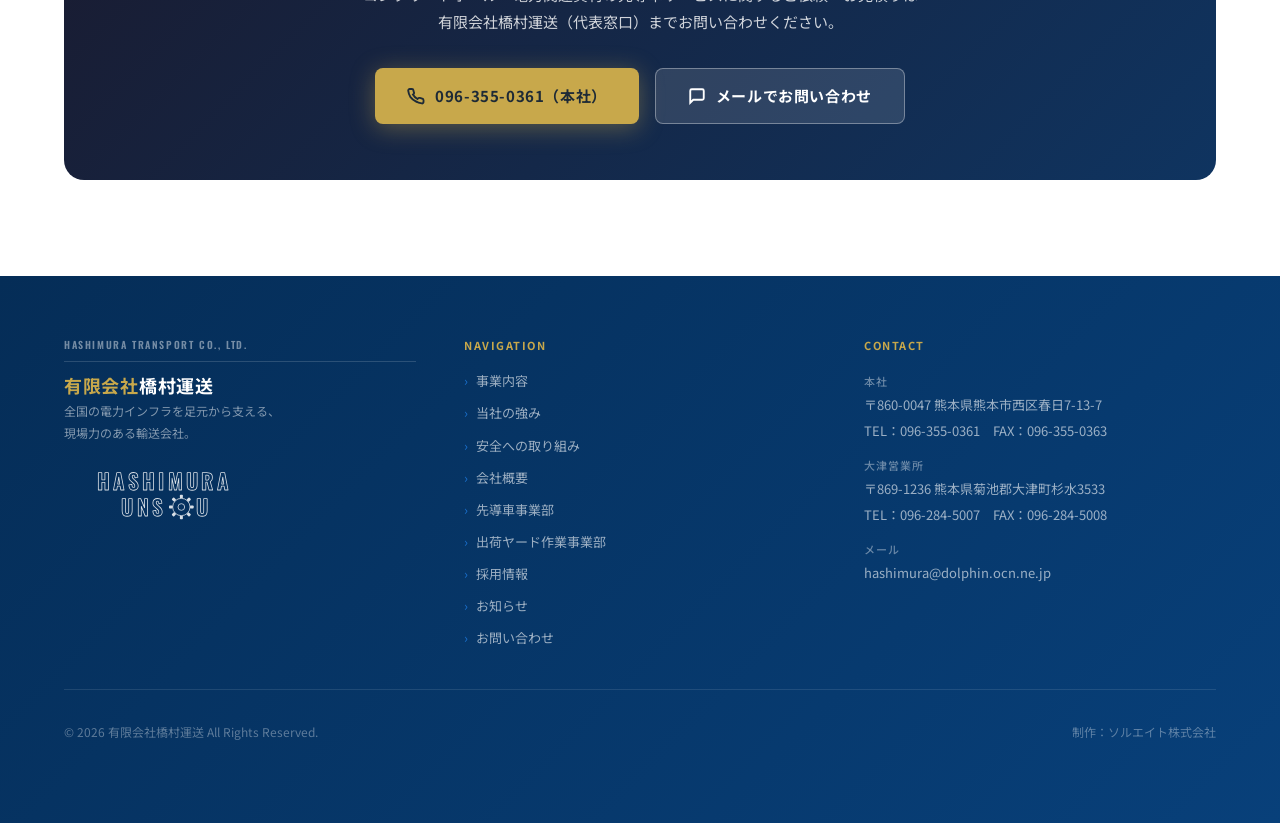
<file: pilot-car.html>
<!DOCTYPE html>
<html lang="ja">
<head>
<meta charset="UTF-8">
<meta name="viewport" content="width=device-width, initial-scale=1.0">

<!-- ファビコン・テーマカラー -->
<link rel="icon" href="favicon.ico" sizes="any">
<link rel="icon" type="image/svg+xml" href="images/favicon.svg">
<link rel="apple-touch-icon" href="images/ogp.jpg">
<meta name="theme-color" content="#0B5CAD">

<!-- SEO -->
<title>先導車事業部｜有限会社橋村運送 特殊車両の先導車サービス 熊本</title>
<meta name="description" content="有限会社橋村運送 先導車事業部は、コンクリートポール・電力関連資材を積載した特殊車両の先導車サービスを担う専門部署です。熊本を拠点に全国対応。">
<meta name="robots" content="index, follow">
<link rel="canonical" href="https://hashimura-unso.com/pilot-car.html">

<!-- OGP -->
<meta property="og:type"        content="website">
<meta property="og:url"         content="https://hashimura-unso.com/pilot-car.html">
<meta property="og:title"       content="先導車事業部｜有限会社橋村運送 特殊車両の先導車サービス">
<meta property="og:description" content="コンクリートポール・電力関連資材を積載した特殊車両の先導車サービスを担う、有限会社橋村運送の専門事業部。">
<meta property="og:image"       content="https://hashimura-unso.com/images/ogp.jpg">
<meta property="og:locale"      content="ja_JP">
<meta property="og:site_name"   content="有限会社橋村運送">

<!-- フォント -->
<link rel="preconnect" href="https://fonts.googleapis.com">
<link rel="preconnect" href="https://fonts.gstatic.com" crossorigin>
<link href="https://fonts.googleapis.com/css2?family=Noto+Sans+JP:wght@300;400;500;700;900&family=Noto+Serif+JP:wght@400;600;700&family=Oswald:wght@400;600;700&display=swap" rel="stylesheet">

<!-- スタイルシート -->
<link rel="stylesheet" href="css/style.css">

<style>
/* ===== pilot-car.html 固有スタイル ===== */

/* ページヒーロー（実際の誘導車＋電柱積載車の写真を背景に使用） */
.page-hero {
  background-color: #16213e;
  background-image:
    linear-gradient(135deg, rgba(26,26,46,0.92) 0%, rgba(22,33,62,0.84) 50%, rgba(15,52,96,0.74) 100%),
    url('images/pilot-car.jpg');
  background-size: cover;
  /* 写真を16:9に切り直して下の砂利を落としたので、車両が入る位置に合わせる */
  background-position: center 55%;
  padding: calc(var(--header-height) + 64px) 24px 80px;
  text-align: center;
  position: relative;
  overflow: hidden;
}
.page-hero::before {
  content: '';
  position: absolute;
  inset: 0;
  background: url("data:image/svg+xml,%3Csvg width='60' height='60' viewBox='0 0 60 60' xmlns='http://www.w3.org/2000/svg'%3E%3Cg fill='none' fill-rule='evenodd'%3E%3Cg fill='%23ffffff' fill-opacity='0.03'%3E%3Cpath d='M36 34v-4h-2v4h-4v2h4v4h2v-4h4v-2h-4zm0-30V0h-2v4h-4v2h4v4h2V6h4V4h-4zM6 34v-4H4v4H0v2h4v4h2v-4h4v-2H6zM6 4V0H4v4H0v2h4v4h2V6h4V4H6z'/%3E%3C/g%3E%3C/g%3E%3C/svg%3E") repeat;
  pointer-events: none;
}
/* 道路ラインの装飾 */
.page-hero::after {
  content: '';
  position: absolute;
  bottom: 0;
  left: 0; right: 0;
  height: 6px;
  background: repeating-linear-gradient(
    90deg,
    var(--accent-gold) 0px, var(--accent-gold) 40px,
    transparent 40px, transparent 80px
  );
}
.page-hero__group-badge {
  display: inline-flex;
  align-items: center;
  gap: 8px;
  background: rgba(255,255,255,0.1);
  border: 1px solid rgba(255,255,255,0.2);
  border-radius: 100px;
  padding: 6px 16px;
  font-size: 11px;
  color: rgba(255,255,255,0.8);
  letter-spacing: 0.1em;
  margin-bottom: 20px;
}
.page-hero__label {
  font-family: var(--font-en);
  font-size: 11px;
  font-weight: 600;
  letter-spacing: 0.25em;
  color: var(--accent-gold);
  text-transform: uppercase;
  display: block;
  margin-bottom: 16px;
}
.page-hero__title {
  font-family: var(--font-jp-serif);
  font-size: clamp(26px, 5vw, 44px);
  font-weight: 700;
  color: var(--white);
  line-height: 1.35;
  letter-spacing: 0.03em;
  margin-bottom: 20px;
}
.page-hero__desc {
  font-size: 15px;
  color: rgba(255,255,255,0.75);
  line-height: 1.9;
  max-width: 600px;
  margin: 0 auto;
}

/* パンくずリスト */
.breadcrumb {
  background: var(--bg-light);
  padding: 12px 24px;
  border-bottom: 1px solid var(--border-light);
}
.breadcrumb__list {
  max-width: var(--max-width);
  margin: 0 auto;
  display: flex;
  align-items: center;
  gap: 8px;
  font-size: 12px;
  color: var(--slate-mid);
}
.breadcrumb__list li + li::before { content: '›'; margin-right: 8px; }
.breadcrumb__list a { color: var(--blue-primary); text-decoration: none; }
.breadcrumb__list a:hover { text-decoration: underline; }

/* サービスカード（先導車） */
.service-feature {
  max-width: 800px;
  margin-bottom: 80px;
  padding-bottom: 80px;
  border-bottom: 1px solid var(--border-light);
}
.service-feature:last-child { border-bottom: none; margin-bottom: 0; padding-bottom: 0; }
.service-feature__num {
  font-family: var(--font-en);
  font-size: 11px;
  font-weight: 700;
  color: var(--blue-primary);
  letter-spacing: 0.15em;
  display: flex;
  align-items: center;
  gap: 10px;
  margin-bottom: 12px;
}
.service-feature__num::after {
  content: '';
  flex: 1;
  height: 1px;
  background: var(--border-light);
  max-width: 40px;
}
.service-feature__name {
  font-family: var(--font-jp-serif);
  font-size: clamp(20px, 2.5vw, 26px);
  font-weight: 700;
  color: var(--slate-dark);
  line-height: 1.4;
  margin-bottom: 16px;
}
.service-feature__desc {
  font-size: 15px;
  color: var(--text-body);
  line-height: 1.9;
  margin-bottom: 20px;
}
.service-feature__points {
  display: flex;
  flex-direction: column;
  gap: 10px;
}
/* サービス写真 */
.service-photo {
  margin: 32px 0 0;
  background: var(--white);
  border: 1px solid var(--border-light);
  border-radius: 16px;
  overflow: hidden;
  box-shadow: var(--shadow-sm);
}
.service-photo img {
  display: block;
  width: 100%;
  height: auto;
}
.service-photo__caption {
  padding: 14px 18px 16px;
  font-size: 13px;
  line-height: 1.75;
  color: var(--slate-mid);
  border-top: 3px solid var(--accent-gold);
}
.service-point {
  display: flex;
  align-items: flex-start;
  gap: 10px;
  font-size: 14px;
  color: var(--text-body);
  line-height: 1.6;
}
.service-point::before {
  content: '';
  width: 6px; height: 6px;
  background: var(--accent-gold);
  border-radius: 50%;
  flex-shrink: 0;
  margin-top: 7px;
}

/* 会社概要テーブル */
.company-info-card {
  background: var(--white);
  border: 1.5px solid var(--border-light);
  border-radius: 20px;
  overflow: hidden;
  box-shadow: var(--shadow-sm);
}
.company-info-card__header {
  background: linear-gradient(135deg, #1a1a2e, #0f3460);
  padding: 28px 36px;
  border-bottom: 3px solid var(--accent-gold);
}
.company-info-card__name {
  font-family: var(--font-jp-serif);
  font-size: 22px;
  font-weight: 700;
  color: var(--white);
  margin-bottom: 4px;
}
.company-info-card__en {
  font-family: var(--font-en);
  font-size: 12px;
  letter-spacing: 0.12em;
  color: rgba(255,255,255,0.6);
}
.company-info-card__body {
  padding: 32px 36px;
}
.info-table {
  width: 100%;
  border-collapse: collapse;
}
.info-table tr { border-bottom: 1px solid var(--border-light); }
.info-table tr:last-child { border-bottom: none; }
.info-table th {
  padding: 14px 0;
  font-size: 12px;
  font-weight: 700;
  color: var(--blue-primary);
  width: 110px;
  vertical-align: top;
  padding-right: 20px;
  letter-spacing: 0.04em;
}
.info-table td {
  padding: 14px 0;
  font-size: 14px;
  color: var(--text-body);
  line-height: 1.7;
}

/* 関連事業部リンクバナー */
.group-banner {
  background: var(--bg-light);
  border: 1.5px solid var(--border-light);
  border-radius: 16px;
  padding: 28px 32px;
  display: flex;
  align-items: center;
  gap: 20px;
  margin-top: 40px;
  transition: var(--transition);
}
.group-banner:hover {
  border-color: var(--blue-primary);
  box-shadow: var(--shadow-sm);
}
.group-banner__icon {
  width: 48px; height: 48px;
  background: var(--blue-light);
  border-radius: 12px;
  display: flex;
  align-items: center;
  justify-content: center;
  flex-shrink: 0;
}
.group-banner__icon svg { width: 24px; height: 24px; stroke: var(--blue-primary); fill: none; }
.group-banner__label { font-size: 11px; color: var(--slate-mid); margin-bottom: 2px; }
.group-banner__name { font-size: 15px; font-weight: 700; color: var(--slate-dark); }
.group-banner__arrow { margin-left: auto; color: var(--blue-primary); }

/* CTA */
.page-cta {
  background: linear-gradient(135deg, #1a1a2e, #0f3460);
  border-radius: 20px;
  padding: 56px 48px;
  text-align: center;
  margin-top: 64px;
  position: relative;
  overflow: hidden;
}
.page-cta::before {
  content: ''; position: absolute; top: -60px; right: -60px;
  width: 220px; height: 220px;
  background: rgba(255,255,255,0.03); border-radius: 50%;
}
.page-cta__title {
  font-family: var(--font-jp-serif);
  font-size: clamp(20px, 3vw, 28px);
  font-weight: 700;
  color: var(--white);
  margin-bottom: 12px;
}
.page-cta__desc {
  font-size: 15px;
  color: rgba(255,255,255,0.8);
  line-height: 1.85;
  margin-bottom: 32px;
}
.page-cta__btns { display: flex; gap: 16px; justify-content: center; flex-wrap: wrap; }

/* レスポンシブ */
@media (max-width: 900px) {
  .service-feature { grid-template-columns: 1fr; gap: 32px; }
  .service-feature:nth-child(even) { direction: ltr; }
  .company-info-card__body { padding: 24px; }
  .page-cta { padding: 40px 28px; }
}
@media (max-width: 600px) {
  .page-cta__btns { flex-direction: column; align-items: center; }
  .group-banner { flex-direction: column; align-items: flex-start; gap: 12px; }
  .group-banner__arrow { display: none; }
}
</style>
</head>
<body>

<!-- ===== ヘッダー（共通） ===== -->
<header class="site-header" role="banner">
  <div class="site-header__inner">
    <a href="index.html" class="logo" aria-label="有限会社橋村運送 トップへ">
      <span class="logo__en">Hashimura Transport Co., Ltd.</span>
      <span class="logo__jp"><span>有限会社</span>橋村運送</span>
    </a>
    <nav class="header-nav" aria-label="メインナビゲーション">
      <ul class="nav__links">
        <li><a href="services.html">事業内容</a></li>
        <li><a href="index.html#strengths">当社の強み</a></li>
        <li><a href="index.html#safety">安全への取り組み</a></li>
        <li><a href="index.html#company">会社概要</a></li>
        <li class="has-dropdown">
          <a href="index.html#group" class="dropdown-trigger" aria-haspopup="true" aria-current="page">事業部紹介
            <svg width="10" height="10" viewBox="0 0 10 6" fill="currentColor" aria-hidden="true"><path d="M0 0l5 6 5-6z"/></svg>
          </a>
          <ul class="nav__dropdown" role="menu">
            <li role="menuitem"><a href="pilot-car.html" aria-current="page">先導車事業部</a></li>
            <li role="menuitem"><a href="yard-operations.html">出荷ヤード作業事業部</a></li>
          </ul>
        </li>
        <li><a href="recruit.html">採用情報</a></li>
        <li><a href="news.html">お知らせ</a></li>
        <li><a href="index.html#contact">お問い合わせ</a></li>
      </ul>
      <div class="header-tel">
        <small>お電話でのお問い合わせ</small>
        <a href="tel:0963550361" aria-label="電話番号 096-355-0361">096-355-0361</a>
      </div>
      <a href="index.html#contact" class="btn-contact-header">お問い合わせ</a>
    </nav>
    <button class="hamburger" aria-label="メニューを開く" aria-expanded="false">
      <span class="hamburger__line"></span>
      <span class="hamburger__line"></span>
      <span class="hamburger__line"></span>
    </button>
  </div>
</header>

<!-- モバイルドロワー -->
<nav class="nav-drawer" aria-label="モバイルメニュー">
  <ul class="nav-drawer__links">
    <li><a href="services.html">事業内容</a></li>
    <li><a href="index.html#strengths">当社の強み</a></li>
    <li><a href="index.html#safety">安全への取り組み</a></li>
    <li><a href="index.html#company">会社概要</a></li>
    <li class="nav-drawer__group-label">事業部紹介</li>
    <li class="nav-drawer__sub"><a href="pilot-car.html">先導車事業部</a></li>
    <li class="nav-drawer__sub"><a href="yard-operations.html">出荷ヤード作業事業部</a></li>
    <li><a href="recruit.html">採用情報</a></li>
    <li><a href="news.html">お知らせ</a></li>
    <li><a href="index.html#contact">お問い合わせ</a></li>
  </ul>
  <div class="nav-drawer__tel">
    <a href="tel:0963550361">📞 096-355-0361</a>
  </div>
</nav>

<!-- モバイル固定電話バー -->
<div class="mobile-tel-bar" role="complementary" aria-label="電話でのお問い合わせ">
  <a href="tel:0963550361" aria-label="本社に電話する 096-355-0361">
    📞 096-355-0361（本社）
  </a>
</div>

<!-- ===== ページヒーロー ===== -->
<div class="page-hero">
  <div class="page-hero__group-badge">
    <svg width="14" height="14" viewBox="0 0 24 24" fill="none" stroke="currentColor" stroke-width="2" aria-hidden="true"><path d="M3 9l9-7 9 7v11a2 2 0 0 1-2 2H5a2 2 0 0 1-2-2z"/><polyline points="9 22 9 12 15 12 15 22"/></svg>
    有限会社橋村運送
  </div>
  <span class="page-hero__label">Pilot Car Division</span>
  <h1 class="page-hero__title">先導車事業部</h1>
  <p class="page-hero__desc">
    コンクリートポール・電力関連資材の特殊車両輸送を安全に先導する、<br>当社の先導車専門部隊です。
  </p>
</div>

<!-- パンくずリスト -->
<nav class="breadcrumb" aria-label="パンくずリスト">
  <ol class="breadcrumb__list">
    <li><a href="index.html">ホーム</a></li>
    <li>事業部紹介</li>
    <li aria-current="page">先導車事業部</li>
  </ol>
</nav>

<!-- ===== サービス詳細 ===== -->
<section class="section" aria-labelledby="services-title">
  <div class="container">
    <div class="fade-in">
      <p class="section__label">Our Services</p>
      <h2 id="services-title" class="section__title">先導車サービスのスペシャリスト</h2>
      <p class="section__desc">
        大型・特殊車両の安全な運行に不可欠な先導車サービスを専門に担います。<br>
        熟練ドライバーと豊富な現場経験で、確実な先導を提供します。
      </p>
    </div>

    <!-- 先導車サービス -->
    <div class="service-feature fade-in">
      <div class="service-feature__body">
        <p class="service-feature__num">SERVICE 01</p>
        <h3 class="service-feature__name">先導車サービス<br>（コンクリートポール・特殊車両）</h3>
        <p class="service-feature__desc">
          コンクリートポールや電力関連の長尺・大型資材を積載したトレーラーの前を走り、安全を確保する先導車サービスを提供します。道路交通法に基づく適切な手続きと、熟練ドライバーによる安心の先導で、現場までの安全な運行を実現します。
        </p>
        <ul class="service-feature__points">
          <li class="service-point">コンクリートポール・長尺物の先導に対応</li>
          <li class="service-point">道路交通法・特殊車両通行に関する手続き支援</li>
          <li class="service-point">熊本県警・各道路管理者への届出対応</li>
          <li class="service-point">夜間・早朝の運行にも対応可</li>
          <li class="service-point">当社輸送部門の車両との一体運行で安全確保</li>
        </ul>
      </div>
      <figure class="service-photo">
        <img src="images/pilot-car.jpg" srcset="images/pilot-car-sm.jpg 480w, images/pilot-car-md.jpg 720w, images/pilot-car.jpg 900w" sizes="(max-width: 600px) 88vw, (max-width: 900px) 60vw, 560px" width="900" height="506" loading="lazy"
             alt="電柱を積載したトラックの隣に待機する先導車。橋村運送の先導車事業部の車両">
        <figcaption class="service-photo__caption">
          電柱を積載した輸送車の前方を走る先導車。<br>
          1台が前方に立ち、現場までの安全な運行を確保します。
        </figcaption>
      </figure>
    </div>
  </div>
</section>

<!-- ===== 会社概要 ===== -->
<section class="section section--light" aria-labelledby="company-title">
  <div class="container">
    <div class="fade-in">
      <p class="section__label">Division Profile</p>
      <h2 id="company-title" class="section__title">事業部概要</h2>
    </div>
    <div style="max-width:720px; margin:48px auto 0;">
      <div class="company-info-card fade-in">
        <div class="company-info-card__header">
          <p class="company-info-card__name">先導車事業部</p>
          <p class="company-info-card__en">PILOT CAR DIVISION</p>
        </div>
        <div class="company-info-card__body">
          <table class="info-table">
            <tbody>
              <tr>
                <th>事業部名</th>
                <td>有限会社橋村運送 先導車事業部</td>
              </tr>
              <tr>
                <th>事業内容</th>
                <td>先導車サービス、特殊車両通行許可申請支援</td>
              </tr>
              <tr>
                <th>所在地</th>
                <td>熊本県菊池郡大津町杉水3533（有限会社橋村運送 大津営業所内）</td>
              </tr>
              <tr>
                <th>対応エリア</th>
                <td>熊本県を中心に全国</td>
              </tr>
              <tr>
                <th>お問い合わせ</th>
                <td>
                  <a href="tel:0963550361" style="color:var(--blue-primary);font-weight:700;">096-355-0361</a>
                  （本社受付）
                </td>
              </tr>
              <tr>
                <th>関連事業部</th>
                <td>出荷ヤード作業事業部</td>
              </tr>
            </tbody>
          </table>
        </div>
      </div>

      <!-- 関連事業部リンク -->
      <a href="yard-operations.html" class="group-banner fade-in" style="text-decoration:none;">
        <div class="group-banner__icon">
          <svg viewBox="0 0 24 24" aria-hidden="true">
            <rect x="3" y="3" width="18" height="18" rx="2"/>
            <path d="M3 9h18M9 21V9"/>
          </svg>
        </div>
        <div>
          <p class="group-banner__label">関連事業部</p>
          <p class="group-banner__name">出荷ヤード作業事業部 — コンクリートポールの荷積み・荷締め</p>
        </div>
        <span class="group-banner__arrow" aria-hidden="true">
          <svg width="20" height="20" viewBox="0 0 24 24" fill="none" stroke="currentColor" stroke-width="2"><path d="M9 18l6-6-6-6"/></svg>
        </span>
      </a>
      <a href="index.html" class="group-banner fade-in" style="text-decoration:none; margin-top:16px;">
        <div class="group-banner__icon">
          <svg viewBox="0 0 24 24" aria-hidden="true">
            <path d="M3 9l9-7 9 7v11a2 2 0 0 1-2 2H5a2 2 0 0 1-2-2z"/>
            <polyline points="9 22 9 12 15 12 15 22"/>
          </svg>
        </div>
        <div>
          <p class="group-banner__label">会社トップ</p>
          <p class="group-banner__name">有限会社橋村運送 — 電力関連資材・建設資材輸送</p>
        </div>
        <span class="group-banner__arrow" aria-hidden="true">
          <svg width="20" height="20" viewBox="0 0 24 24" fill="none" stroke="currentColor" stroke-width="2"><path d="M9 18l6-6-6-6"/></svg>
        </span>
      </a>
    </div>
  </div>
</section>

<!-- ===== CTA ===== -->
<section class="section" aria-label="お問い合わせへの誘導">
  <div class="container">
    <div class="page-cta fade-in">
      <h2 class="page-cta__title">先導車サービスのご相談は<br>お気軽にどうぞ</h2>
      <p class="page-cta__desc">
        コンクリートポール・電力関連資材の先導車サービスに関するご依頼・お見積りは<br>
        有限会社橋村運送（代表窓口）までお問い合わせください。
      </p>
      <div class="page-cta__btns">
        <a href="tel:0963550361" class="btn btn--primary">
          <svg width="18" height="18" viewBox="0 0 24 24" fill="none" stroke="currentColor" stroke-width="2.5" aria-hidden="true"><path d="M22 16.92v3a2 2 0 0 1-2.18 2 19.79 19.79 0 0 1-8.63-3.07A19.5 19.5 0 0 1 4.69 13.5 19.79 19.79 0 0 1 1.61 4.87 2 2 0 0 1 3.59 2.69h3a2 2 0 0 1 2 1.72c.127.96.361 1.903.7 2.81a2 2 0 0 1-.45 2.11L7.91 10a16 16 0 0 0 6 6l.92-.92a2 2 0 0 1 2.11-.45c.907.339 1.85.573 2.81.7A2 2 0 0 1 21.73 17.5z"/></svg>
          096-355-0361（本社）
        </a>
        <a href="index.html#contact" class="btn btn--outline">
          <svg width="18" height="18" viewBox="0 0 24 24" fill="none" stroke="currentColor" stroke-width="2.5" aria-hidden="true"><path d="M21 15a2 2 0 0 1-2 2H7l-4 4V5a2 2 0 0 1 2-2h14a2 2 0 0 1 2 2z"/></svg>
          メールでお問い合わせ
        </a>
      </div>
    </div>
  </div>
</section>

<!-- ===== フッター（共通） ===== -->
<footer class="site-footer" role="contentinfo">
  <div class="container">
    <div class="footer__top">
      <div class="footer__brand">
        <div class="logo__en">Hashimura Transport Co., Ltd.</div>
        <div class="logo__jp"><span>有限会社</span>橋村運送</div>
        <p class="footer__tagline">
          全国の電力インフラを足元から支える、<br>現場力のある輸送会社。
        </p>
        <!-- HASHIMURA UNSOU ブランドロゴ（インラインSVG） -->
        <div class="footer__brand-logo" aria-label="HASHIMURA UNSOU ブランドロゴ">
          <svg class="hu-logo" viewBox="0 0 300 108" xmlns="http://www.w3.org/2000/svg" aria-hidden="true">
            <!-- ===== ライン1: HASHIMURA ===== -->
            <text x="150" y="40"
                  font-family="'Oswald', Impact, sans-serif"
                  font-size="32" font-weight="600"
                  fill="none" stroke="currentColor" stroke-width="1.2"
                  stroke-linejoin="round"
                  text-anchor="middle" letter-spacing="5">HASHIMURA</text>

            <!-- ===== ライン2: UNS ===== -->
            <text x="86" y="80"
                  font-family="'Oswald', Impact, sans-serif"
                  font-size="32" font-weight="600"
                  fill="none" stroke="currentColor" stroke-width="1.2"
                  stroke-linejoin="round"
                  text-anchor="start" letter-spacing="5">UNS</text>

            <!-- ===== ギアアイコン（O替わり） ===== -->
            <!-- ギア中心: x≈176, y≈67 -->
            <g transform="translate(176, 66)">
              <!-- 外輪 -->
              <circle r="13" fill="none" stroke="currentColor" stroke-width="1.2"/>
              <!-- 内ハブ -->
              <circle r="5" fill="none" stroke="currentColor" stroke-width="1.2"/>
              <!-- 8本の歯（4方向＋45度） -->
              <rect x="-2.2" y="-18.5" width="4.5" height="5.5" rx="1.2" fill="currentColor"/>
              <rect x="-2.2" y="13"    width="4.5" height="5.5" rx="1.2" fill="currentColor"/>
              <rect x="-18.5" y="-2.2" width="5.5" height="4.5" rx="1.2" fill="currentColor"/>
              <rect x="13"    y="-2.2" width="5.5" height="4.5" rx="1.2" fill="currentColor"/>
              <!-- 対角の歯（rotate） -->
              <rect transform="rotate(45)"   x="-2.2" y="-18.5" width="4.5" height="5.5" rx="1.2" fill="currentColor"/>
              <rect transform="rotate(135)"  x="-2.2" y="-18.5" width="4.5" height="5.5" rx="1.2" fill="currentColor"/>
              <rect transform="rotate(-45)"  x="-2.2" y="-18.5" width="4.5" height="5.5" rx="1.2" fill="currentColor"/>
              <rect transform="rotate(-135)" x="-2.2" y="-18.5" width="4.5" height="5.5" rx="1.2" fill="currentColor"/>
            </g>

            <!-- ===== ライン2: U（ギアの後） ===== -->
            <text x="198" y="80"
                  font-family="'Oswald', Impact, sans-serif"
                  font-size="32" font-weight="600"
                  fill="none" stroke="currentColor" stroke-width="1.2"
                  stroke-linejoin="round"
                  text-anchor="start" letter-spacing="5">U</text>

          </svg>
        </div>
      </div>
      <div>
        <p class="footer__nav-title">Navigation</p>
        <ul class="footer__nav-links">
          <li><a href="services.html">事業内容</a></li>
          <li><a href="index.html#strengths">当社の強み</a></li>
          <li><a href="index.html#safety">安全への取り組み</a></li>
          <li><a href="index.html#company">会社概要</a></li>
          <li><a href="pilot-car.html">先導車事業部</a></li>
          <li><a href="yard-operations.html">出荷ヤード作業事業部</a></li>
          <li><a href="recruit.html">採用情報</a></li>
          <li><a href="news.html">お知らせ</a></li>
          <li><a href="index.html#contact">お問い合わせ</a></li>
        </ul>
      </div>
      <div>
        <p class="footer__nav-title">Contact</p>
        <div class="footer__contact-item">
          <span class="footer__contact-label">本社</span>
          〒860-0047 熊本県熊本市西区春日7-13-7<br>
          TEL：<a href="tel:0963550361">096-355-0361</a>　FAX：096-355-0363
          <span class="footer__contact-label">大津営業所</span>
          〒869-1236 熊本県菊池郡大津町杉水3533<br>
          TEL：<a href="tel:0962845007">096-284-5007</a>　FAX：096-284-5008
          <span class="footer__contact-label">メール</span>
          <a href="mailto:hashimura@dolphin.ocn.ne.jp">hashimura@dolphin.ocn.ne.jp</a>
        </div>
      </div>
    </div>
    <div class="footer__bottom">
      <p>© 2026 有限会社橋村運送 All Rights Reserved.</p>
      <p>制作：ソルエイト株式会社</p>
    </div>
  </div>
</footer>

<!-- JavaScript -->
<script src="js/main.js"></script>

</body>
</html>
</file>
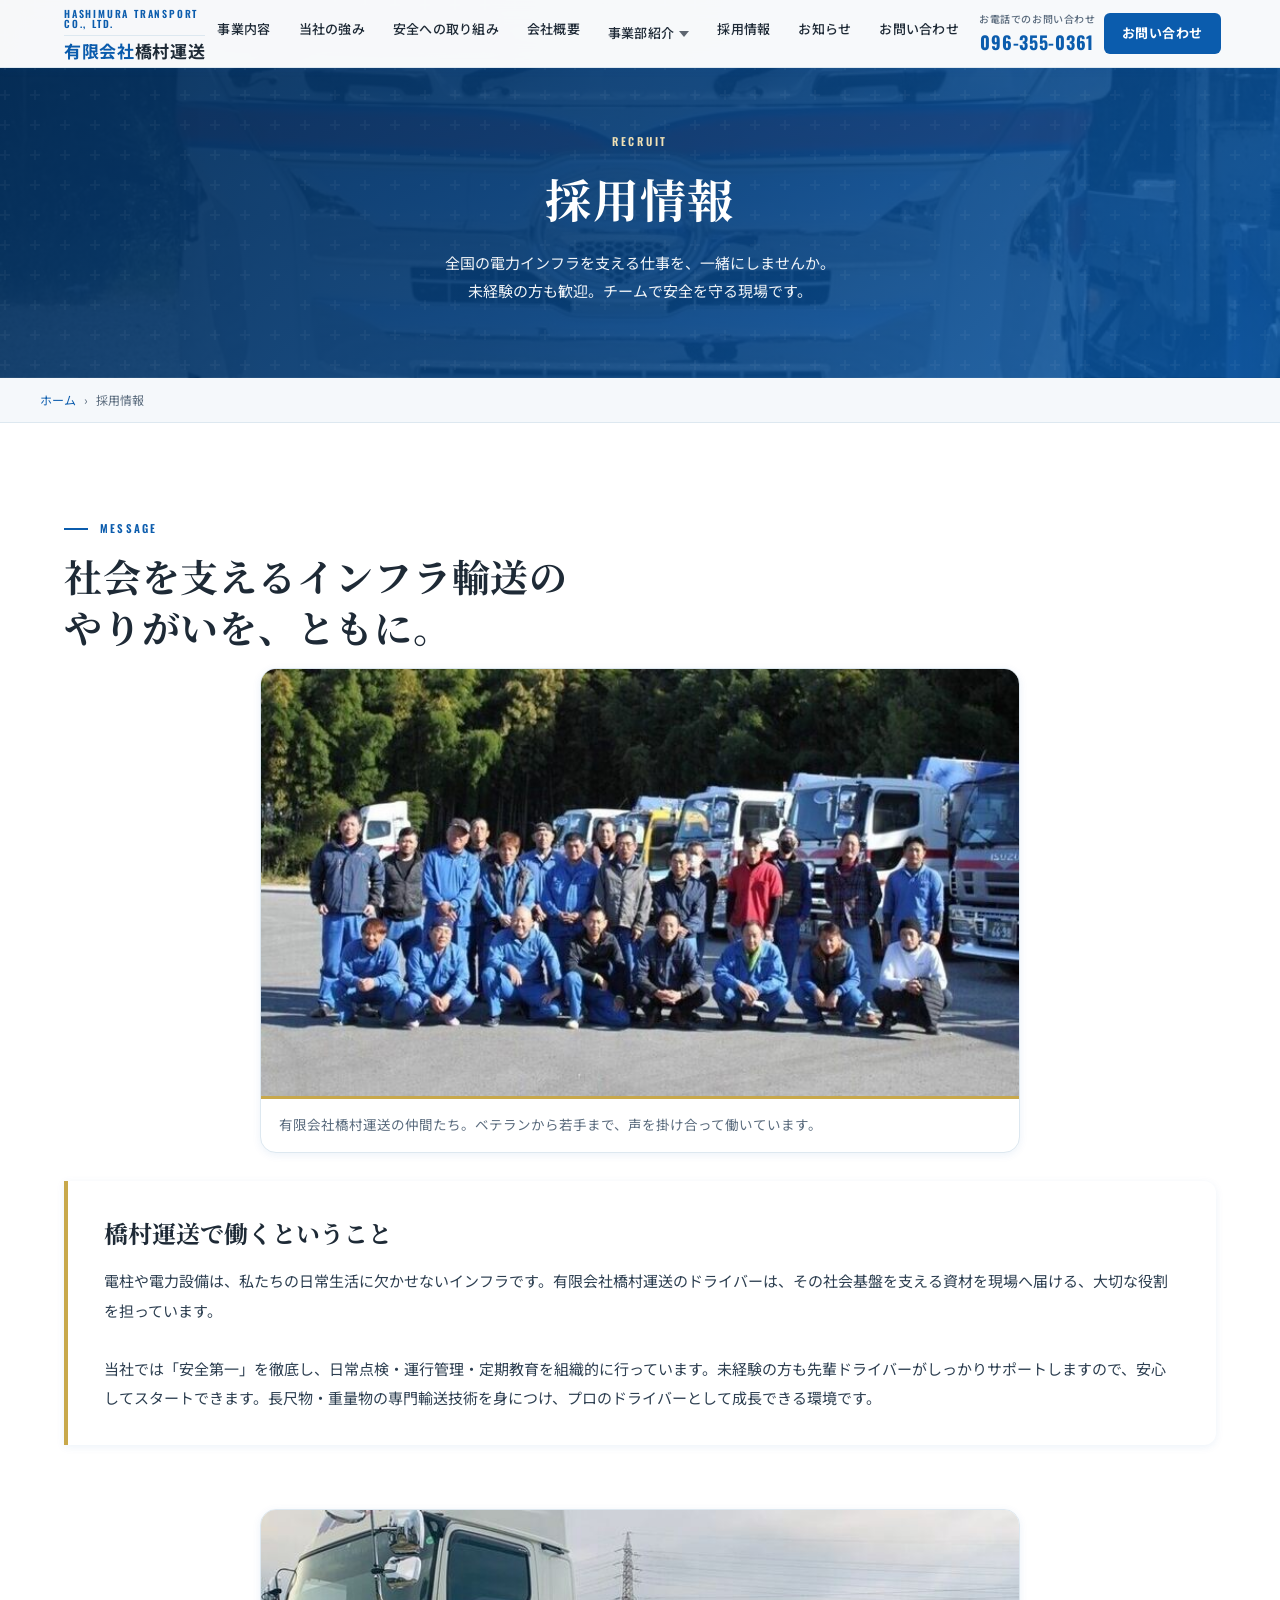
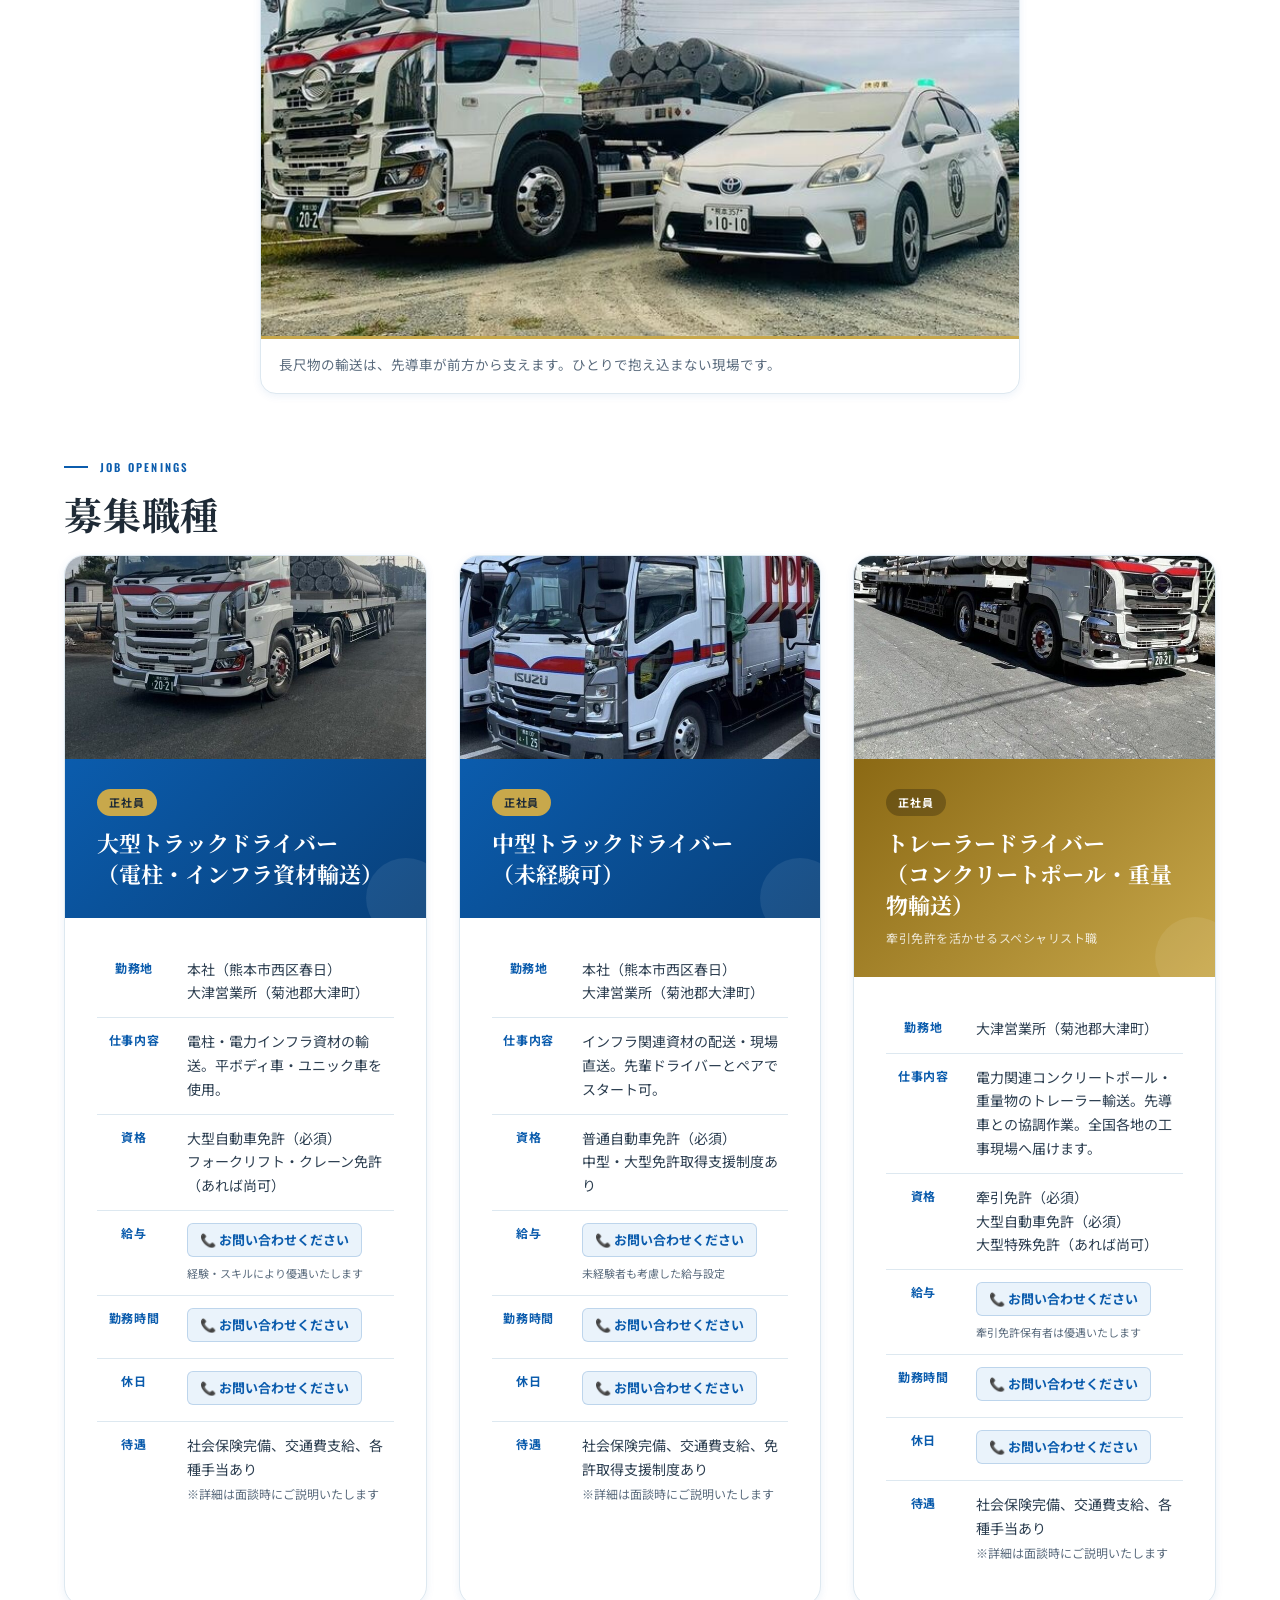
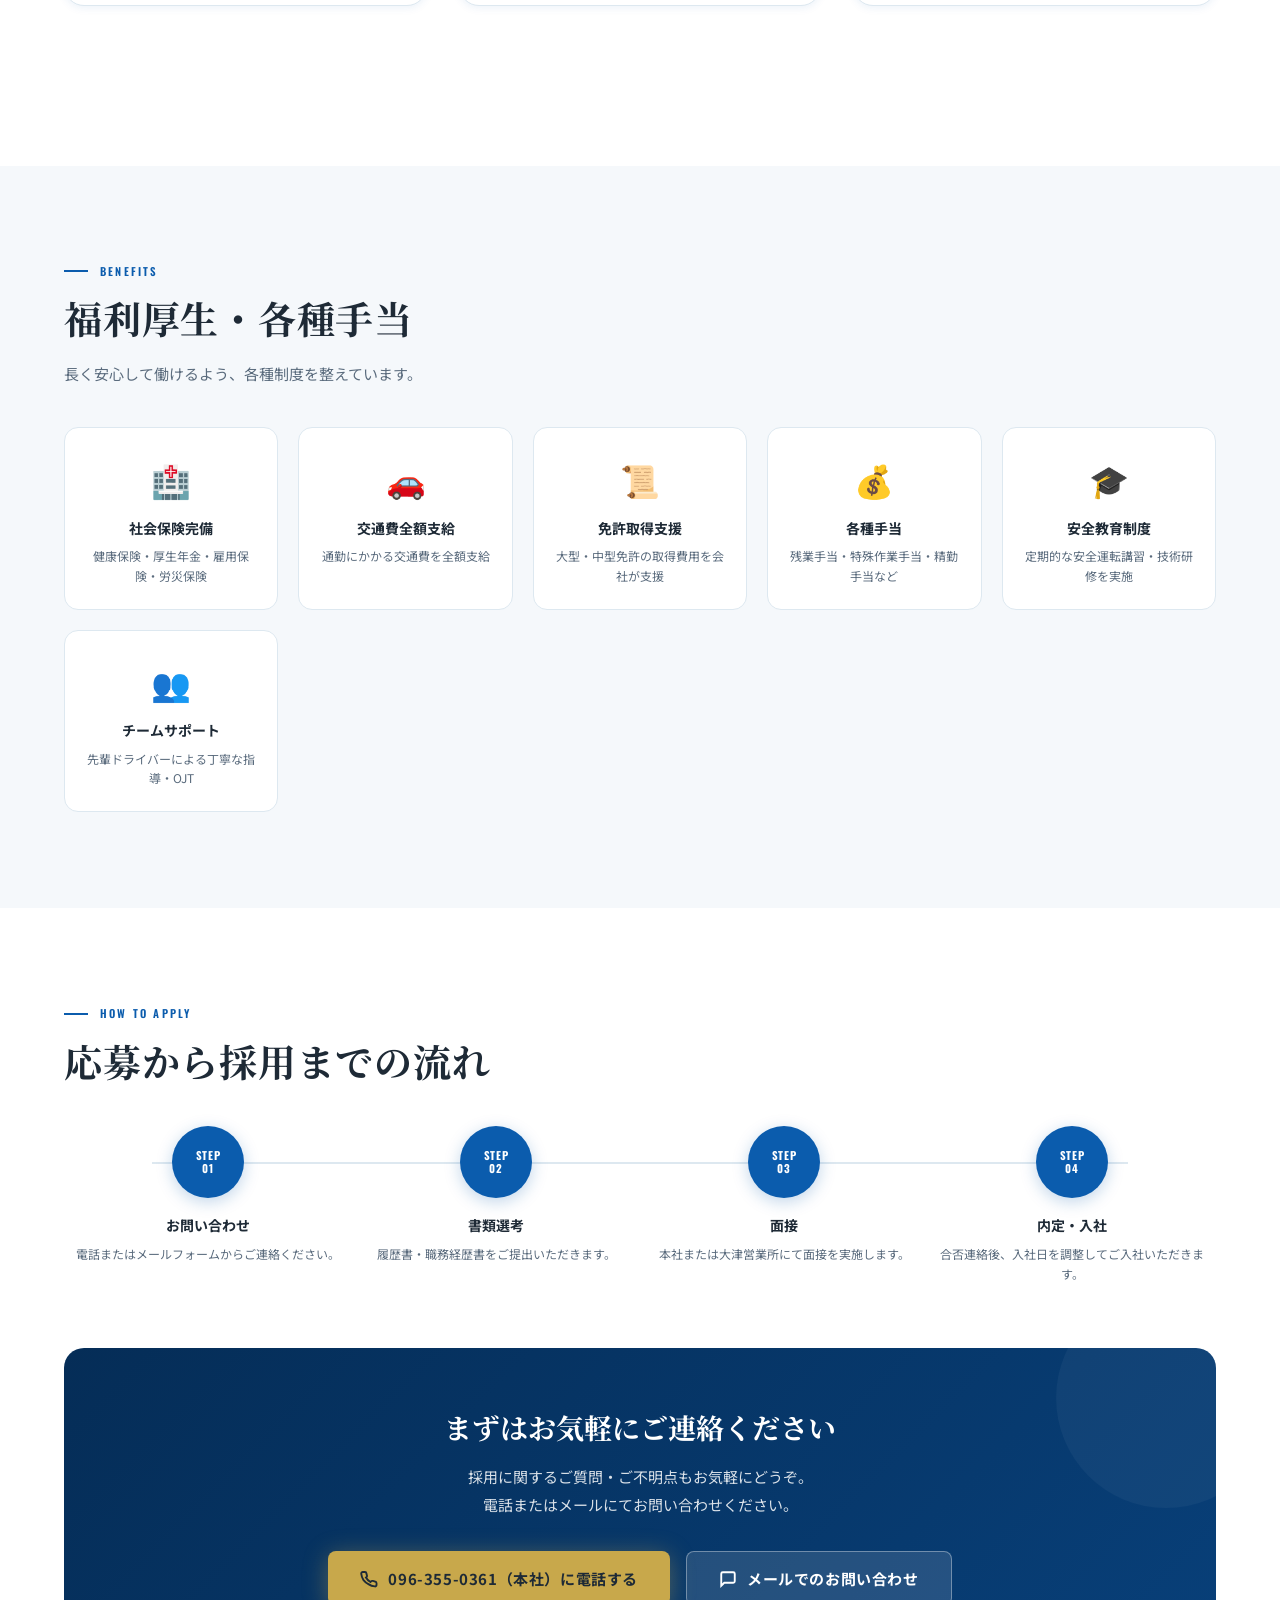
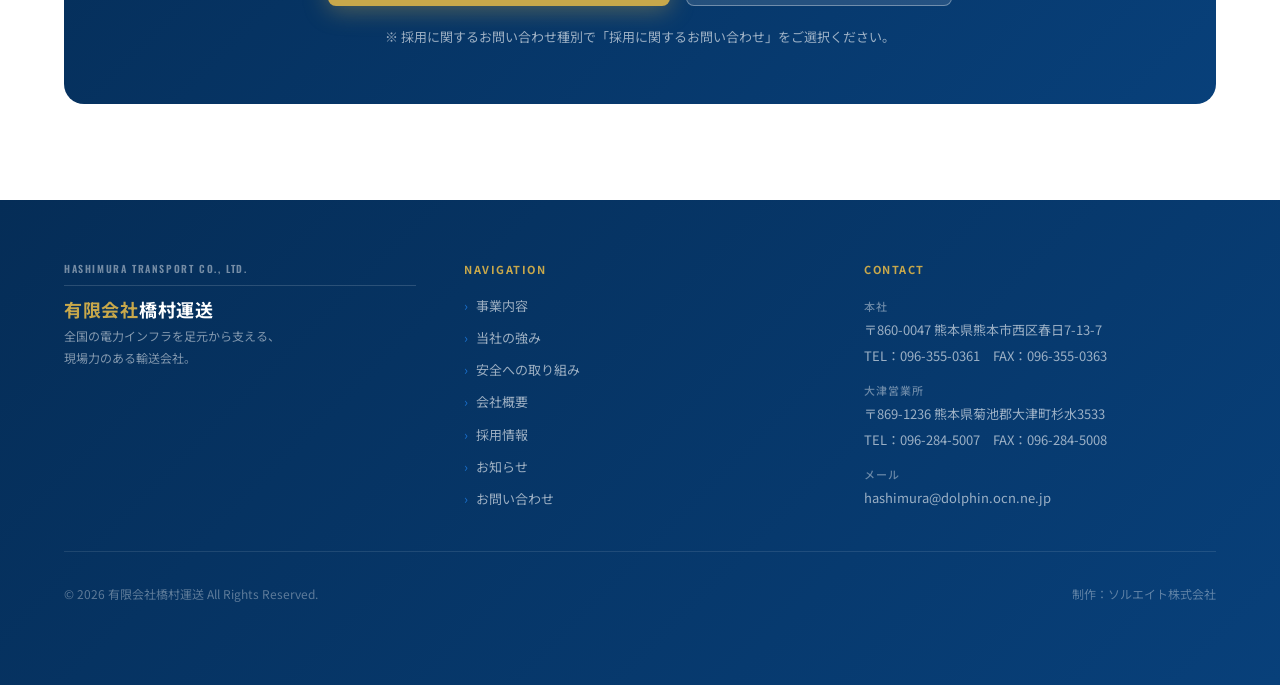
<file: recruit.html>
<!DOCTYPE html>
<html lang="ja">
<head>
<meta charset="UTF-8">
<meta name="viewport" content="width=device-width, initial-scale=1.0">

<!-- ファビコン・テーマカラー -->
<link rel="icon" href="favicon.ico" sizes="any">
<link rel="icon" type="image/svg+xml" href="images/favicon.svg">
<link rel="apple-touch-icon" href="images/ogp.jpg">
<meta name="theme-color" content="#0B5CAD">

<!-- SEO -->
<title>採用情報｜有限会社橋村運送 ドライバー募集 熊本</title>
<meta name="description" content="有限会社橋村運送の採用情報。電力インフラ資材輸送のドライバーを募集しています。未経験可・各種手当充実。熊本市西区・菊池郡大津町勤務。">
<meta name="robots" content="index, follow">
<link rel="canonical" href="https://hashimura-unso.com/recruit.html">

<!-- OGP -->
<meta property="og:type"        content="website">
<meta property="og:url"         content="https://hashimura-unso.com/recruit.html">
<meta property="og:title"       content="採用情報｜有限会社橋村運送">
<meta property="og:description" content="電力インフラ資材輸送のドライバーを募集。未経験可・各種手当充実。熊本市西区・大津町勤務。">
<meta property="og:image"       content="https://hashimura-unso.com/images/ogp.jpg">
<meta property="og:locale"      content="ja_JP">
<meta property="og:site_name"   content="有限会社橋村運送">

<!-- フォント -->
<link rel="preconnect" href="https://fonts.googleapis.com">
<link rel="preconnect" href="https://fonts.gstatic.com" crossorigin>
<link href="https://fonts.googleapis.com/css2?family=Noto+Sans+JP:wght@300;400;500;700;900&family=Noto+Serif+JP:wght@400;600;700&family=Oswald:wght@400;600;700&display=swap" rel="stylesheet">

<!-- スタイルシート -->
<link rel="stylesheet" href="css/style.css">

<style>
/* ===== recruit.html 固有スタイル ===== */

/* ページヒーロー（実際に乗ることになる車両の写真を背景に使用） */
.page-hero {
  background-color: var(--blue-dark);
  background-image:
    linear-gradient(135deg, rgba(5,45,87,0.95) 0%, rgba(8,64,122,0.91) 50%, rgba(11,92,173,0.84) 100%),
    url('images/gallery-08.jpg');
  background-size: cover;
  background-position: center 42%;
  padding: calc(var(--header-height) + 64px) 24px 72px;
  text-align: center;
  position: relative;
  overflow: hidden;
}
.page-hero::before {
  content: '';
  position: absolute;
  inset: 0;
  background: url("data:image/svg+xml,%3Csvg width='60' height='60' viewBox='0 0 60 60' xmlns='http://www.w3.org/2000/svg'%3E%3Cg fill='none' fill-rule='evenodd'%3E%3Cg fill='%23ffffff' fill-opacity='0.04'%3E%3Cpath d='M36 34v-4h-2v4h-4v2h4v4h2v-4h4v-2h-4zm0-30V0h-2v4h-4v2h4v4h2V6h4V4h-4zM6 34v-4H4v4H0v2h4v4h2v-4h4v-2H6zM6 4V0H4v4H0v2h4v4h2V6h4V4H6z'/%3E%3C/g%3E%3C/g%3E%3C/svg%3E") repeat;
  pointer-events: none;
}
.page-hero__label {
  font-family: var(--font-en);
  font-size: 11px;
  font-weight: 600;
  letter-spacing: 0.25em;
  color: var(--accent-gold);
  text-transform: uppercase;
  display: block;
  margin-bottom: 16px;
}
.page-hero__title {
  font-family: var(--font-jp-serif);
  font-size: clamp(28px, 5vw, 46px);
  font-weight: 700;
  color: var(--white);
  line-height: 1.35;
  letter-spacing: 0.03em;
  margin-bottom: 20px;
}
.page-hero__desc {
  font-size: 15px;
  color: rgba(255,255,255,0.8);
  line-height: 1.9;
  max-width: 600px;
  margin: 0 auto;
}

/* パンくずリスト */
.breadcrumb {
  background: var(--bg-light);
  padding: 12px 24px;
  border-bottom: 1px solid var(--border-light);
}
.breadcrumb__list {
  max-width: var(--max-width);
  margin: 0 auto;
  display: flex;
  align-items: center;
  gap: 8px;
  font-size: 12px;
  color: var(--slate-mid);
}
.breadcrumb__list li + li::before {
  content: '›';
  margin-right: 8px;
}
.breadcrumb__list a {
  color: var(--blue-primary);
}
.breadcrumb__list a:hover { text-decoration: underline; }

/* 採用メッセージ */
.recruit-message {
  background: var(--white);
  border-left: 4px solid var(--accent-gold);
  border-radius: 0 12px 12px 0;
  padding: 32px 36px;
  margin-bottom: 64px;
  box-shadow: var(--shadow-sm);
}
.recruit-message__title {
  font-family: var(--font-jp-serif);
  font-size: clamp(18px, 2.5vw, 24px);
  font-weight: 700;
  color: var(--slate-dark);
  margin-bottom: 12px;
}
.recruit-message__text {
  font-size: 15px;
  color: var(--text-body);
  line-height: 1.95;
}

/* 職種カード */
.job-cards {
  display: grid;
  grid-template-columns: repeat(auto-fit, minmax(320px, 1fr));
  gap: 32px;
  margin-bottom: 64px;
}
.job-card {
  background: var(--white);
  border: 1.5px solid var(--border-light);
  border-radius: 20px;
  overflow: hidden;
  box-shadow: var(--shadow-sm);
  transition: var(--transition);
}
.job-card:hover {
  box-shadow: var(--shadow-md);
  transform: translateY(-4px);
  border-color: var(--blue-primary);
}
/* 職種ごとの車両写真 */
.job-card__photo {
  display: block;
  width: 100%;
  height: auto;
  aspect-ratio: 16 / 9;
  object-fit: cover;
  background: var(--bg-light);
}
/* メッセージに添える写真 */
.recruit-photo {
  margin: 0 auto 28px;
  max-width: 760px;
  background: var(--white);
  border: 1px solid var(--border-light);
  border-radius: 16px;
  overflow: hidden;
  box-shadow: var(--shadow-sm);
}
.recruit-photo img { display: block; width: 100%; height: auto; }
.recruit-photo__caption {
  padding: 14px 18px 16px;
  font-size: 13.5px;
  line-height: 1.75;
  color: var(--slate-mid);
  border-top: 3px solid var(--accent-gold);
}
.job-card__header {
  background: linear-gradient(135deg, var(--blue-primary), var(--blue-dark));
  padding: 28px 32px;
  position: relative;
  overflow: hidden;
}
.job-card__header::after {
  content: '';
  position: absolute;
  bottom: -20px;
  right: -20px;
  width: 80px;
  height: 80px;
  background: rgba(255,255,255,0.08);
  border-radius: 50%;
}
.job-card__badge {
  display: inline-block;
  background: var(--accent-gold);
  color: var(--slate-dark);
  font-size: 11px;
  font-weight: 700;
  letter-spacing: 0.08em;
  padding: 4px 12px;
  border-radius: 100px;
  margin-bottom: 12px;
}
.job-card__title {
  font-family: var(--font-jp-serif);
  font-size: 22px;
  font-weight: 700;
  color: var(--white);
  line-height: 1.4;
}
.job-card__body {
  padding: 28px 32px;
}
.job-detail-table {
  width: 100%;
  border-collapse: collapse;
}
.job-detail-table tr {
  border-bottom: 1px solid var(--border-light);
}
.job-detail-table tr:last-child {
  border-bottom: none;
}
.job-detail-table th {
  padding: 12px 0;
  font-size: 12px;
  font-weight: 700;
  color: var(--blue-primary);
  letter-spacing: 0.05em;
  white-space: nowrap;
  width: 90px;
  vertical-align: top;
  padding-right: 16px;
}
.job-detail-table td {
  padding: 12px 0;
  font-size: 14px;
  color: var(--text-body);
  line-height: 1.7;
  vertical-align: top;
}

/* 福利厚生グリッド */
.benefits__grid {
  display: grid;
  grid-template-columns: repeat(auto-fit, minmax(200px, 1fr));
  gap: 20px;
  margin-top: 40px;
}
.benefit-item {
  background: var(--white);
  border: 1.5px solid var(--border-light);
  border-radius: 14px;
  padding: 24px 20px;
  text-align: center;
  transition: var(--transition);
}
.benefit-item:hover {
  border-color: var(--blue-primary);
  box-shadow: var(--shadow-sm);
}
.benefit-item__icon {
  font-size: 32px;
  display: block;
  margin-bottom: 10px;
}
.benefit-item__name {
  font-size: 14px;
  font-weight: 700;
  color: var(--slate-dark);
  margin-bottom: 6px;
}
.benefit-item__desc {
  font-size: 12px;
  color: var(--slate-mid);
  line-height: 1.6;
}

/* 応募フロー */
.flow__steps {
  display: flex;
  gap: 0;
  margin-top: 40px;
  position: relative;
}
.flow__steps::before {
  content: '';
  position: absolute;
  top: 36px;
  left: calc(72px + 16px);
  right: calc(72px + 16px);
  height: 2px;
  background: var(--border-light);
  z-index: 0;
}
.flow-step {
  flex: 1;
  display: flex;
  flex-direction: column;
  align-items: center;
  text-align: center;
  padding: 0 8px;
  position: relative;
  z-index: 1;
}
.flow-step__circle {
  width: 72px;
  height: 72px;
  background: var(--blue-primary);
  border-radius: 50%;
  display: flex;
  align-items: center;
  justify-content: center;
  margin-bottom: 16px;
  box-shadow: 0 4px 16px rgba(11,92,173,0.25);
  flex-shrink: 0;
}
.flow-step__circle span {
  font-family: var(--font-en);
  font-size: 11px;
  font-weight: 700;
  color: var(--white);
  letter-spacing: 0.05em;
  text-align: center;
  line-height: 1.2;
}
.flow-step__name {
  font-size: 14px;
  font-weight: 700;
  color: var(--slate-dark);
  margin-bottom: 6px;
}
.flow-step__desc {
  font-size: 12px;
  color: var(--slate-mid);
  line-height: 1.65;
}

/* 応募CTA */
.recruit-cta {
  background: linear-gradient(135deg, var(--blue-deeper), var(--blue-dark));
  border-radius: 20px;
  padding: 56px 48px;
  text-align: center;
  margin-top: 64px;
  position: relative;
  overflow: hidden;
}
.recruit-cta::before {
  content: '';
  position: absolute;
  top: -60px;
  right: -60px;
  width: 220px;
  height: 220px;
  background: rgba(255,255,255,0.04);
  border-radius: 50%;
}
.recruit-cta__title {
  font-family: var(--font-jp-serif);
  font-size: clamp(20px, 3vw, 28px);
  font-weight: 700;
  color: var(--white);
  margin-bottom: 12px;
}
.recruit-cta__desc {
  font-size: 15px;
  color: rgba(255,255,255,0.85);
  line-height: 1.85;
  margin-bottom: 32px;
}
.recruit-cta__btns {
  display: flex;
  gap: 16px;
  justify-content: center;
  flex-wrap: wrap;
}

/* お問い合わせバッジ */
.inquiry-cell { vertical-align: middle; }
.inquiry-badge {
  display: inline-block;
  background: var(--blue-light);
  color: var(--blue-primary);
  border: 1px solid rgba(11,92,173,0.2);
  border-radius: 6px;
  padding: 5px 12px;
  font-size: 13px;
  font-weight: 700;
  margin-bottom: 4px;
}
.inquiry-note {
  display: block;
  font-size: 11px;
  color: var(--slate-mid);
  margin-top: 3px;
}

/* トレーラー特別カード */
.job-card__header--gold {
  background: linear-gradient(135deg, #8B6914, var(--accent-gold));
}
.job-card__badge--dark {
  background: rgba(0,0,0,0.25);
  color: var(--white);
}
.job-card__header-note {
  font-size: 12px;
  color: rgba(255,255,255,0.8);
  margin-top: 8px;
  letter-spacing: 0.04em;
}

/* レスポンシブ */
@media (max-width: 900px) {
  .flow__steps { flex-direction: column; gap: 16px; }
  .flow__steps::before { display: none; }
  .flow-step { flex-direction: row; text-align: left; gap: 20px; }
  .flow-step__circle { margin-bottom: 0; flex-shrink: 0; }
  .recruit-cta { padding: 40px 28px; }
  .recruit-message { padding: 24px 24px; }
}
@media (max-width: 600px) {
  .benefits__grid { grid-template-columns: 1fr 1fr; }
  .job-cards { grid-template-columns: 1fr; }
  .recruit-cta__btns { flex-direction: column; align-items: center; }
}
</style>
</head>
<body>

<!-- ===== ヘッダー（共通） ===== -->
<header class="site-header" role="banner">
  <div class="site-header__inner">
    <a href="index.html" class="logo" aria-label="有限会社橋村運送 トップへ">
      <span class="logo__en">Hashimura Transport Co., Ltd.</span>
      <span class="logo__jp"><span>有限会社</span>橋村運送</span>
    </a>
    <nav class="header-nav" aria-label="メインナビゲーション">
      <ul class="nav__links">
        <li><a href="services.html">事業内容</a></li>
        <li><a href="index.html#strengths">当社の強み</a></li>
        <li><a href="index.html#safety">安全への取り組み</a></li>
        <li><a href="index.html#company">会社概要</a></li>
        <li class="has-dropdown">
          <a href="index.html#group" class="dropdown-trigger" aria-haspopup="true">事業部紹介
            <svg width="10" height="10" viewBox="0 0 10 6" fill="currentColor" aria-hidden="true"><path d="M0 0l5 6 5-6z"/></svg>
          </a>
          <ul class="nav__dropdown" role="menu">
            <li role="menuitem"><a href="pilot-car.html">先導車事業部</a></li>
            <li role="menuitem"><a href="yard-operations.html">出荷ヤード作業事業部</a></li>
          </ul>
        </li>
        <li><a href="recruit.html" aria-current="page">採用情報</a></li>
        <li><a href="news.html">お知らせ</a></li>
        <li><a href="index.html#contact">お問い合わせ</a></li>
      </ul>
      <div class="header-tel">
        <small>お電話でのお問い合わせ</small>
        <a href="tel:0963550361" aria-label="電話番号 096-355-0361">096-355-0361</a>
      </div>
      <a href="index.html#contact" class="btn-contact-header">お問い合わせ</a>
    </nav>
    <button class="hamburger" aria-label="メニューを開く" aria-expanded="false">
      <span class="hamburger__line"></span>
      <span class="hamburger__line"></span>
      <span class="hamburger__line"></span>
    </button>
  </div>
</header>

<!-- モバイルドロワー -->
<nav class="nav-drawer" aria-label="モバイルメニュー">
  <ul class="nav-drawer__links">
    <li><a href="services.html">事業内容</a></li>
    <li><a href="index.html#strengths">当社の強み</a></li>
    <li><a href="index.html#safety">安全への取り組み</a></li>
    <li><a href="index.html#company">会社概要</a></li>
    <li class="nav-drawer__group-label">事業部紹介</li>
    <li class="nav-drawer__sub"><a href="pilot-car.html">先導車事業部</a></li>
    <li class="nav-drawer__sub"><a href="yard-operations.html">出荷ヤード作業事業部</a></li>
    <li><a href="recruit.html">採用情報</a></li>
    <li><a href="news.html">お知らせ</a></li>
    <li><a href="index.html#contact">お問い合わせ</a></li>
  </ul>
  <div class="nav-drawer__tel">
    <a href="tel:0963550361">📞 096-355-0361</a>
  </div>
</nav>

<!-- モバイル固定電話バー -->
<div class="mobile-tel-bar" role="complementary" aria-label="電話でのお問い合わせ">
  <a href="tel:0963550361" aria-label="本社に電話する 096-355-0361">
    📞 096-355-0361（本社）
  </a>
</div>

<!-- ===== ページヒーロー ===== -->
<div class="page-hero">
  <span class="page-hero__label">Recruit</span>
  <h1 class="page-hero__title">採用情報</h1>
  <p class="page-hero__desc">
    全国の電力インフラを支える仕事を、一緒にしませんか。<br>
    未経験の方も歓迎。チームで安全を守る現場です。
  </p>
</div>

<!-- パンくずリスト -->
<nav class="breadcrumb" aria-label="パンくずリスト">
  <ol class="breadcrumb__list">
    <li><a href="index.html">ホーム</a></li>
    <li aria-current="page">採用情報</li>
  </ol>
</nav>

<!-- ===== 採用メッセージ ===== -->
<section class="section" aria-labelledby="message-title">
  <div class="container">
    <div class="fade-in">
      <p class="section__label">Message</p>
      <h2 id="message-title" class="section__title">社会を支えるインフラ輸送の<br>やりがいを、ともに。</h2>
    </div>
    <!-- 集合写真（掲載は2026-09-09に橋村運送様より承諾済み）-->
    <figure class="recruit-photo fade-in">
      <img src="images/team-photo.jpg" srcset="images/team-photo-sm.jpg 480w, images/team-photo-md.jpg 720w, images/team-photo.jpg 870w" sizes="(max-width: 600px) 88vw, (max-width: 900px) 60vw, 560px" width="870" height="489" loading="lazy" decoding="async"
           alt="車庫に並ぶ車両の前に集まった有限会社橋村運送の社員一同">
      <figcaption class="recruit-photo__caption">
        有限会社橋村運送の仲間たち。ベテランから若手まで、声を掛け合って働いています。
      </figcaption>
    </figure>

    <div class="recruit-message fade-in">
      <h3 class="recruit-message__title">橋村運送で働くということ</h3>
      <p class="recruit-message__text">
        電柱や電力設備は、私たちの日常生活に欠かせないインフラです。有限会社橋村運送のドライバーは、その社会基盤を支える資材を現場へ届ける、大切な役割を担っています。<br><br>
        当社では「安全第一」を徹底し、日常点検・運行管理・定期教育を組織的に行っています。未経験の方も先輩ドライバーがしっかりサポートしますので、安心してスタートできます。長尺物・重量物の専門輸送技術を身につけ、プロのドライバーとして成長できる環境です。
      </p>
    </div>

    <figure class="recruit-photo fade-in">
      <img src="images/gallery-03.jpg" srcset="images/gallery-03-sm.jpg 480w, images/gallery-03-md.jpg 720w, images/gallery-03.jpg 900w" sizes="(max-width: 600px) 88vw, (max-width: 900px) 60vw, 560px" width="900" height="506" loading="lazy" decoding="async"
           alt="電柱を積載した輸送車と、その前方を走る先導車">
      <figcaption class="recruit-photo__caption">
        長尺物の輸送は、先導車が前方から支えます。ひとりで抱え込まない現場です。
      </figcaption>
    </figure>

    <!-- 募集職種 -->
    <div class="fade-in">
      <p class="section__label" style="margin-top:64px;">Job Openings</p>
      <h2 class="section__title">募集職種</h2>
    </div>
    <div class="job-cards">
      <!-- 大型ドライバー -->
      <article class="job-card fade-in fade-in--delay-1">
        <img src="images/svc-large.jpg" srcset="images/svc-large-sm.jpg 480w, images/svc-large-md.jpg 720w, images/svc-large.jpg 800w" sizes="(max-width: 600px) 88vw, (max-width: 900px) 60vw, 560px" width="800" height="450" loading="lazy" decoding="async"
             class="job-card__photo" alt="電柱を積んだトレーラーを牽引する大型トラック">
        <div class="job-card__header">
          <span class="job-card__badge">正社員</span>
          <h3 class="job-card__title">大型トラックドライバー<br>（電柱・インフラ資材輸送）</h3>
        </div>
        <div class="job-card__body">
          <table class="job-detail-table">
            <tbody>
              <tr>
                <th>勤務地</th>
                <td>本社（熊本市西区春日）<br>大津営業所（菊池郡大津町）</td>
              </tr>
              <tr>
                <th>仕事内容</th>
                <td>電柱・電力インフラ資材の輸送。平ボディ車・ユニック車を使用。</td>
              </tr>
              <tr>
                <th>資格</th>
                <td>大型自動車免許（必須）<br>フォークリフト・クレーン免許（あれば尚可）</td>
              </tr>
              <tr>
                <th>給与</th>
                <td class="inquiry-cell">
                  <span class="inquiry-badge">📞 お問い合わせください</span>
                  <span class="inquiry-note">経験・スキルにより優遇いたします</span>
                </td>
              </tr>
              <tr>
                <th>勤務時間</th>
                <td class="inquiry-cell">
                  <span class="inquiry-badge">📞 お問い合わせください</span>
                </td>
              </tr>
              <tr>
                <th>休日</th>
                <td class="inquiry-cell">
                  <span class="inquiry-badge">📞 お問い合わせください</span>
                </td>
              </tr>
              <tr>
                <th>待遇</th>
                <td>社会保険完備、交通費支給、各種手当あり<br>
                  <span style="font-size:12px;color:var(--slate-mid);">※詳細は面談時にご説明いたします</span>
                </td>
              </tr>
            </tbody>
          </table>
        </div>
      </article>
      <!-- 中型ドライバー -->
      <article class="job-card fade-in fade-in--delay-2">
        <img src="images/svc-medium.jpg" srcset="images/svc-medium-sm.jpg 480w, images/svc-medium-md.jpg 720w, images/svc-medium.jpg 800w" sizes="(max-width: 600px) 88vw, (max-width: 900px) 60vw, 560px" width="800" height="450" loading="lazy" decoding="async"
             class="job-card__photo" alt="橋村運送の中型平ボディ車">
        <div class="job-card__header">
          <span class="job-card__badge">正社員</span>
          <h3 class="job-card__title">中型トラックドライバー<br>（未経験可）</h3>
        </div>
        <div class="job-card__body">
          <table class="job-detail-table">
            <tbody>
              <tr>
                <th>勤務地</th>
                <td>本社（熊本市西区春日）<br>大津営業所（菊池郡大津町）</td>
              </tr>
              <tr>
                <th>仕事内容</th>
                <td>インフラ関連資材の配送・現場直送。先輩ドライバーとペアでスタート可。</td>
              </tr>
              <tr>
                <th>資格</th>
                <td>普通自動車免許（必須）<br>中型・大型免許取得支援制度あり</td>
              </tr>
              <tr>
                <th>給与</th>
                <td class="inquiry-cell">
                  <span class="inquiry-badge">📞 お問い合わせください</span>
                  <span class="inquiry-note">未経験者も考慮した給与設定</span>
                </td>
              </tr>
              <tr>
                <th>勤務時間</th>
                <td class="inquiry-cell">
                  <span class="inquiry-badge">📞 お問い合わせください</span>
                </td>
              </tr>
              <tr>
                <th>休日</th>
                <td class="inquiry-cell">
                  <span class="inquiry-badge">📞 お問い合わせください</span>
                </td>
              </tr>
              <tr>
                <th>待遇</th>
                <td>社会保険完備、交通費支給、免許取得支援制度あり<br>
                  <span style="font-size:12px;color:var(--slate-mid);">※詳細は面談時にご説明いたします</span>
                </td>
              </tr>
            </tbody>
          </table>
        </div>
      </article>
      <!-- トレーラードライバー（新規追加） -->
      <article class="job-card job-card--special fade-in fade-in--delay-1">
        <img src="images/recruit-trailer.jpg" srcset="images/recruit-trailer-sm.jpg 480w, images/recruit-trailer-md.jpg 720w, images/recruit-trailer.jpg 750w" sizes="(max-width: 600px) 88vw, (max-width: 900px) 60vw, 560px" width="750" height="422" loading="lazy" decoding="async"
             class="job-card__photo" alt="コンクリートポールを満載したトレーラー">
        <div class="job-card__header job-card__header--gold">
          <span class="job-card__badge job-card__badge--dark">正社員</span>
          <h3 class="job-card__title">トレーラードライバー<br>（コンクリートポール・重量物輸送）</h3>
          <p class="job-card__header-note">牽引免許を活かせるスペシャリスト職</p>
        </div>
        <div class="job-card__body">
          <table class="job-detail-table">
            <tbody>
              <tr>
                <th>勤務地</th>
                <td>大津営業所（菊池郡大津町）</td>
              </tr>
              <tr>
                <th>仕事内容</th>
                <td>電力関連コンクリートポール・重量物のトレーラー輸送。先導車との協調作業。全国各地の工事現場へ届けます。</td>
              </tr>
              <tr>
                <th>資格</th>
                <td>牽引免許（必須）<br>大型自動車免許（必須）<br>大型特殊免許（あれば尚可）</td>
              </tr>
              <tr>
                <th>給与</th>
                <td class="inquiry-cell">
                  <span class="inquiry-badge">📞 お問い合わせください</span>
                  <span class="inquiry-note">牽引免許保有者は優遇いたします</span>
                </td>
              </tr>
              <tr>
                <th>勤務時間</th>
                <td class="inquiry-cell">
                  <span class="inquiry-badge">📞 お問い合わせください</span>
                </td>
              </tr>
              <tr>
                <th>休日</th>
                <td class="inquiry-cell">
                  <span class="inquiry-badge">📞 お問い合わせください</span>
                </td>
              </tr>
              <tr>
                <th>待遇</th>
                <td>社会保険完備、交通費支給、各種手当あり<br>
                  <span style="font-size:12px;color:var(--slate-mid);">※詳細は面談時にご説明いたします</span>
                </td>
              </tr>
            </tbody>
          </table>
        </div>
      </article>
    </div>
  </div>
</section>

<!-- ===== 福利厚生 ===== -->
<section class="section section--light" aria-labelledby="benefits-title">
  <div class="container">
    <div class="fade-in">
      <p class="section__label">Benefits</p>
      <h2 id="benefits-title" class="section__title">福利厚生・各種手当</h2>
      <p class="section__desc">
        長く安心して働けるよう、各種制度を整えています。
      </p>
    </div>
    <div class="benefits__grid">
      <div class="benefit-item fade-in fade-in--delay-1">
        <span class="benefit-item__icon" aria-hidden="true">🏥</span>
        <p class="benefit-item__name">社会保険完備</p>
        <p class="benefit-item__desc">健康保険・厚生年金・雇用保険・労災保険</p>
      </div>
      <div class="benefit-item fade-in fade-in--delay-2">
        <span class="benefit-item__icon" aria-hidden="true">🚗</span>
        <p class="benefit-item__name">交通費全額支給</p>
        <p class="benefit-item__desc">通勤にかかる交通費を全額支給</p>
      </div>
      <div class="benefit-item fade-in fade-in--delay-1">
        <span class="benefit-item__icon" aria-hidden="true">📜</span>
        <p class="benefit-item__name">免許取得支援</p>
        <p class="benefit-item__desc">大型・中型免許の取得費用を会社が支援</p>
      </div>
      <div class="benefit-item fade-in fade-in--delay-2">
        <span class="benefit-item__icon" aria-hidden="true">💰</span>
        <p class="benefit-item__name">各種手当</p>
        <p class="benefit-item__desc">残業手当・特殊作業手当・精勤手当など</p>
      </div>
      <div class="benefit-item fade-in fade-in--delay-1">
        <span class="benefit-item__icon" aria-hidden="true">🎓</span>
        <p class="benefit-item__name">安全教育制度</p>
        <p class="benefit-item__desc">定期的な安全運転講習・技術研修を実施</p>
      </div>
      <div class="benefit-item fade-in fade-in--delay-2">
        <span class="benefit-item__icon" aria-hidden="true">👥</span>
        <p class="benefit-item__name">チームサポート</p>
        <p class="benefit-item__desc">先輩ドライバーによる丁寧な指導・OJT</p>
      </div>
    </div>
  </div>
</section>

<!-- ===== 応募フロー ===== -->
<section class="section" aria-labelledby="flow-title">
  <div class="container">
    <div class="fade-in">
      <p class="section__label">How to Apply</p>
      <h2 id="flow-title" class="section__title">応募から採用までの流れ</h2>
    </div>
    <div class="flow__steps fade-in">
      <div class="flow-step">
        <div class="flow-step__circle" aria-hidden="true">
          <span>STEP<br>01</span>
        </div>
        <div>
          <p class="flow-step__name">お問い合わせ</p>
          <p class="flow-step__desc">電話またはメールフォームからご連絡ください。</p>
        </div>
      </div>
      <div class="flow-step">
        <div class="flow-step__circle" aria-hidden="true">
          <span>STEP<br>02</span>
        </div>
        <div>
          <p class="flow-step__name">書類選考</p>
          <p class="flow-step__desc">履歴書・職務経歴書をご提出いただきます。</p>
        </div>
      </div>
      <div class="flow-step">
        <div class="flow-step__circle" aria-hidden="true">
          <span>STEP<br>03</span>
        </div>
        <div>
          <p class="flow-step__name">面接</p>
          <p class="flow-step__desc">本社または大津営業所にて面接を実施します。</p>
        </div>
      </div>
      <div class="flow-step">
        <div class="flow-step__circle" aria-hidden="true">
          <span>STEP<br>04</span>
        </div>
        <div>
          <p class="flow-step__name">内定・入社</p>
          <p class="flow-step__desc">合否連絡後、入社日を調整してご入社いただきます。</p>
        </div>
      </div>
    </div>

    <!-- 応募CTA -->
    <div class="recruit-cta fade-in">
      <h2 class="recruit-cta__title">まずはお気軽にご連絡ください</h2>
      <p class="recruit-cta__desc">
        採用に関するご質問・ご不明点もお気軽にどうぞ。<br>
        電話またはメールにてお問い合わせください。
      </p>
      <div class="recruit-cta__btns">
        <a href="tel:0963550361" class="btn btn--primary">
          <svg width="18" height="18" viewBox="0 0 24 24" fill="none" stroke="currentColor" stroke-width="2.5" aria-hidden="true"><path d="M22 16.92v3a2 2 0 0 1-2.18 2 19.79 19.79 0 0 1-8.63-3.07A19.5 19.5 0 0 1 4.69 13.5 19.79 19.79 0 0 1 1.61 4.87 2 2 0 0 1 3.59 2.69h3a2 2 0 0 1 2 1.72c.127.96.361 1.903.7 2.81a2 2 0 0 1-.45 2.11L7.91 10a16 16 0 0 0 6 6l.92-.92a2 2 0 0 1 2.11-.45c.907.339 1.85.573 2.81.7A2 2 0 0 1 21.73 17.5z"/></svg>
          096-355-0361（本社）に電話する
        </a>
        <a href="index.html#contact" class="btn btn--outline">
          <svg width="18" height="18" viewBox="0 0 24 24" fill="none" stroke="currentColor" stroke-width="2.5" aria-hidden="true"><path d="M21 15a2 2 0 0 1-2 2H7l-4 4V5a2 2 0 0 1 2-2h14a2 2 0 0 1 2 2z"/></svg>
          メールでのお問い合わせ
        </a>
      </div>
      <p style="color:rgba(255,255,255,0.6); font-size:13px; margin-top:20px;">
        ※ 採用に関するお問い合わせ種別で「採用に関するお問い合わせ」をご選択ください。
      </p>
    </div>
  </div>
</section>

<!-- ===== フッター（共通） ===== -->
<footer class="site-footer" role="contentinfo">
  <div class="container">
    <div class="footer__top">
      <div class="footer__brand">
        <div class="logo__en">Hashimura Transport Co., Ltd.</div>
        <div class="logo__jp"><span>有限会社</span>橋村運送</div>
        <p class="footer__tagline">
          全国の電力インフラを足元から支える、<br>現場力のある輸送会社。
        </p>
      </div>
      <div>
        <p class="footer__nav-title">Navigation</p>
        <ul class="footer__nav-links">
          <li><a href="services.html">事業内容</a></li>
          <li><a href="index.html#strengths">当社の強み</a></li>
          <li><a href="index.html#safety">安全への取り組み</a></li>
          <li><a href="index.html#company">会社概要</a></li>
          <li><a href="recruit.html">採用情報</a></li>
          <li><a href="news.html">お知らせ</a></li>
          <li><a href="index.html#contact">お問い合わせ</a></li>
        </ul>
      </div>
      <div>
        <p class="footer__nav-title">Contact</p>
        <div class="footer__contact-item">
          <span class="footer__contact-label">本社</span>
          〒860-0047 熊本県熊本市西区春日7-13-7<br>
          TEL：<a href="tel:0963550361">096-355-0361</a>　FAX：096-355-0363
          <span class="footer__contact-label">大津営業所</span>
          〒869-1236 熊本県菊池郡大津町杉水3533<br>
          TEL：<a href="tel:0962845007">096-284-5007</a>　FAX：096-284-5008
          <span class="footer__contact-label">メール</span>
          <a href="mailto:hashimura@dolphin.ocn.ne.jp">hashimura@dolphin.ocn.ne.jp</a>
        </div>
      </div>
    </div>
    <div class="footer__bottom">
      <p>© 2026 有限会社橋村運送 All Rights Reserved.</p>
      <p>制作：ソルエイト株式会社</p>
    </div>
  </div>
</footer>

<!-- JavaScript -->
<script src="js/main.js"></script>

</body>
</html>
</file>
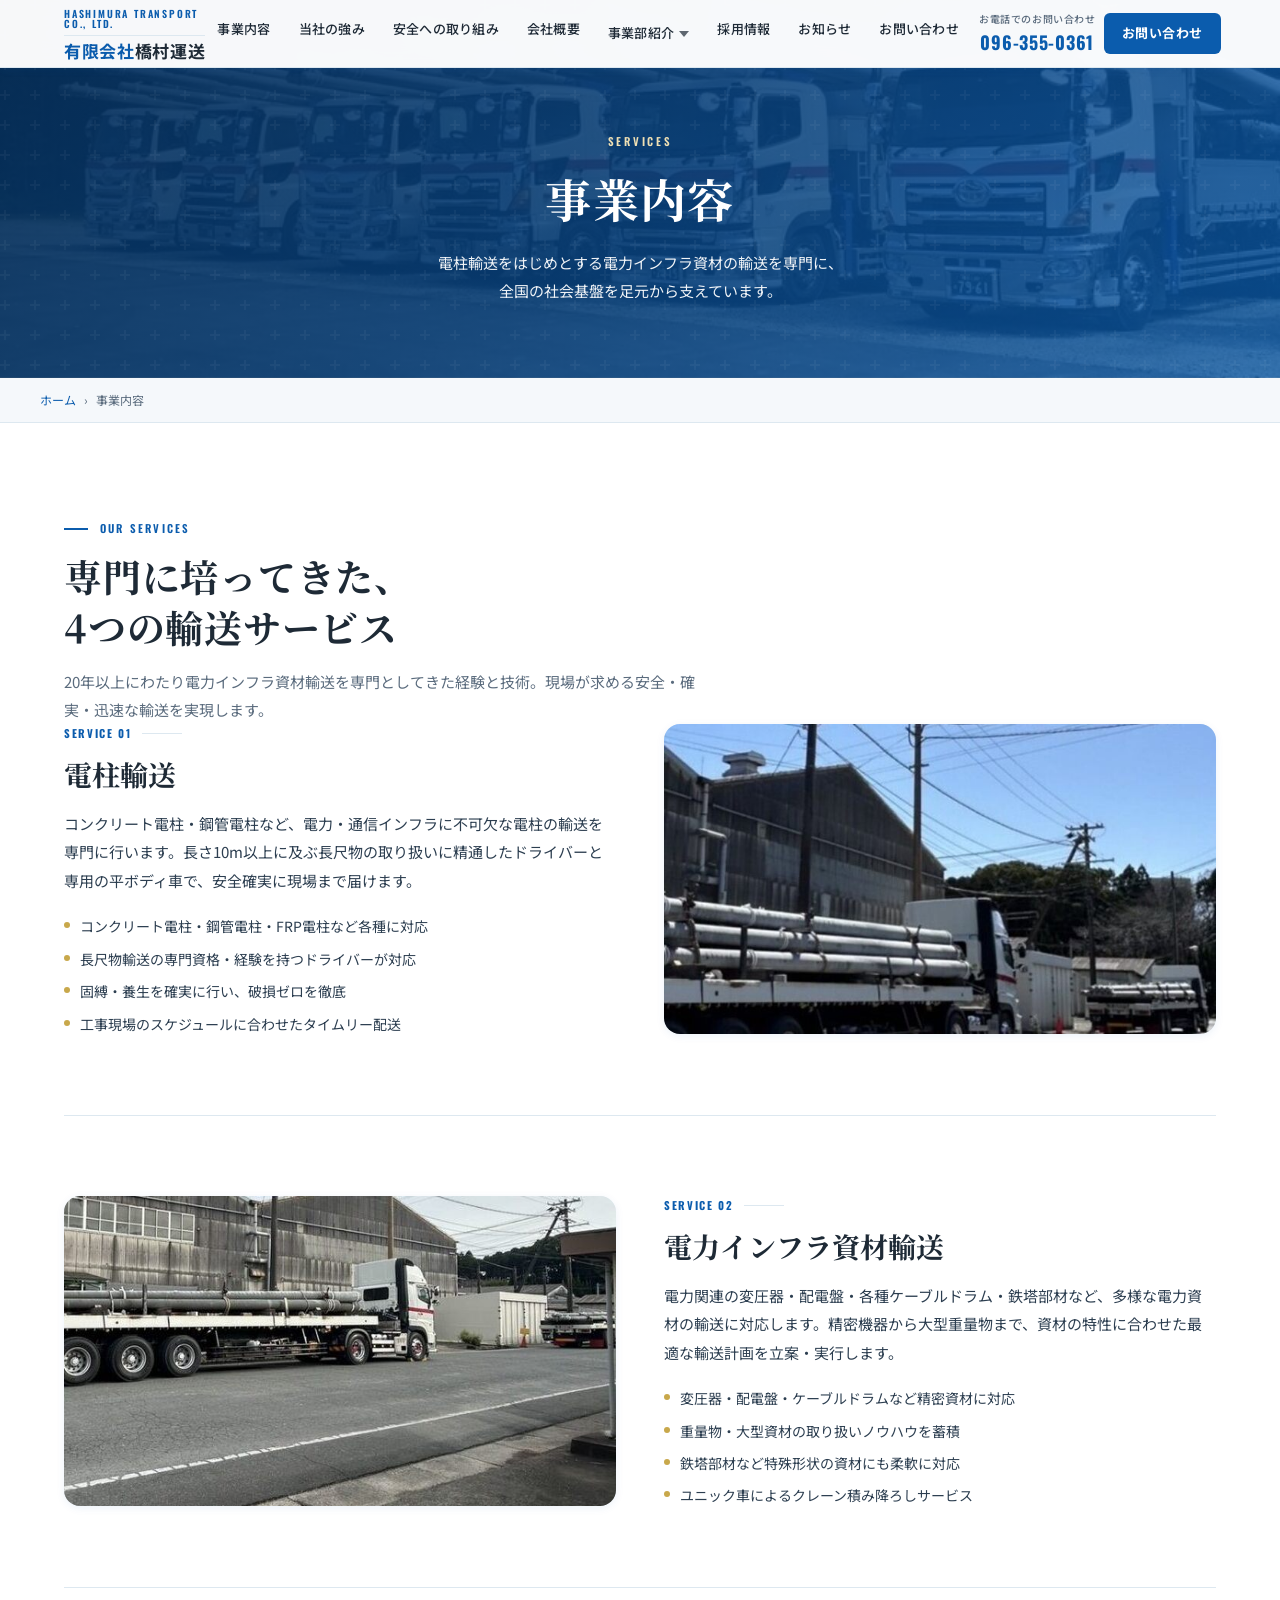
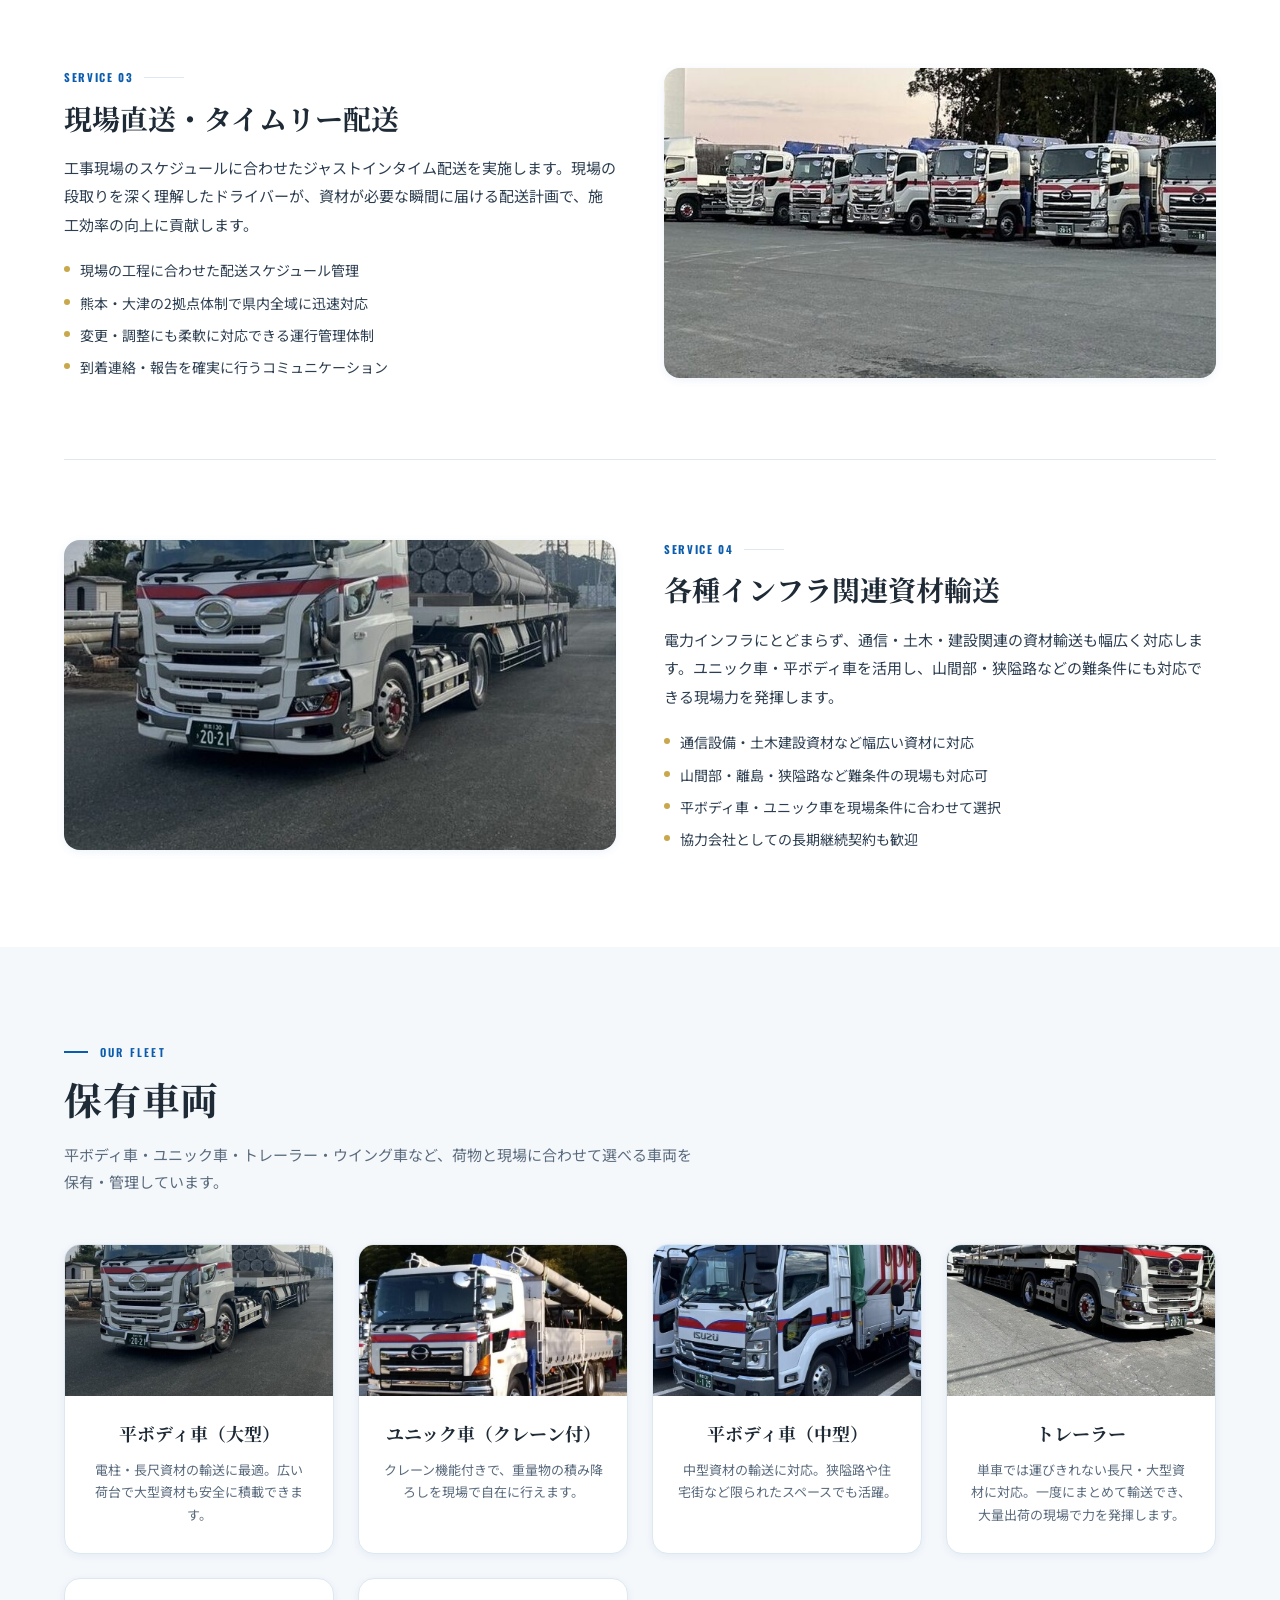
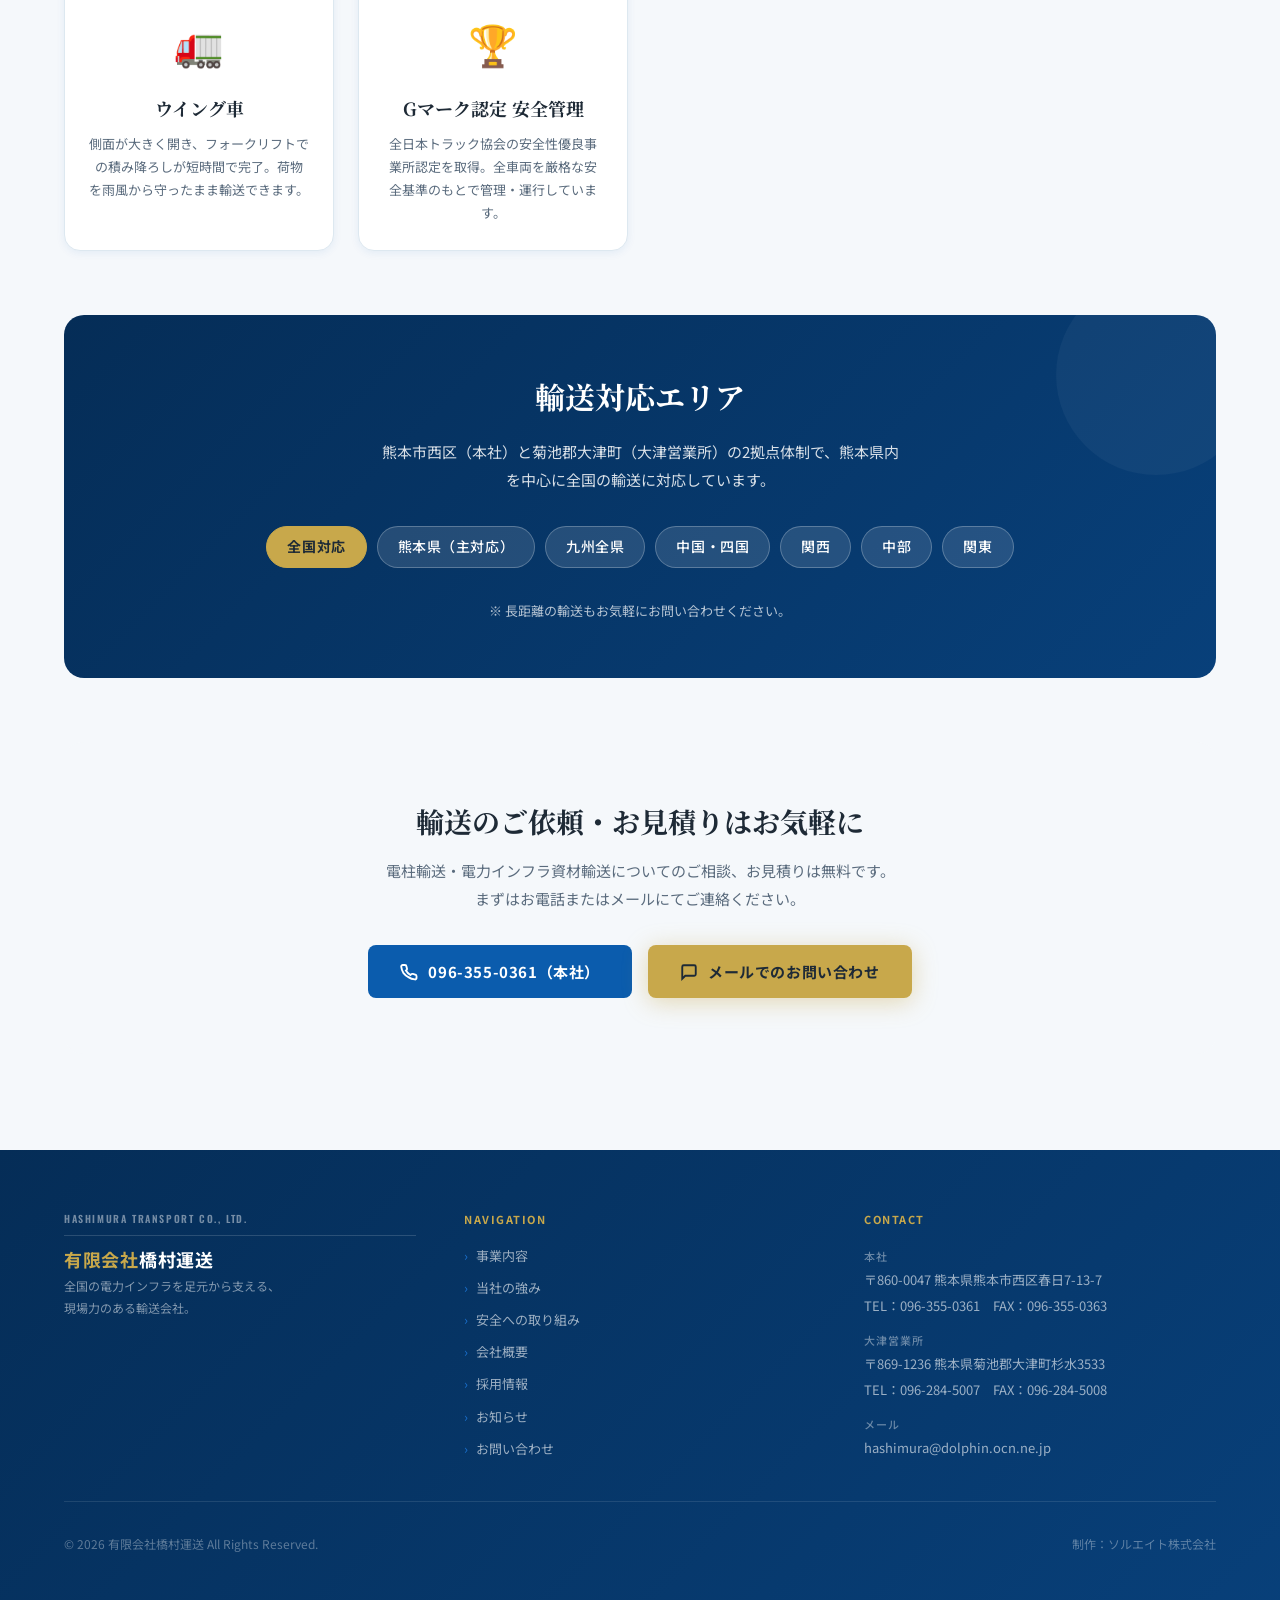
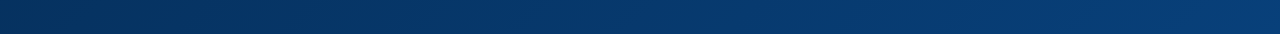
<file: services.html>
<!DOCTYPE html>
<html lang="ja">
<head>
<meta charset="UTF-8">
<meta name="viewport" content="width=device-width, initial-scale=1.0">

<!-- ファビコン・テーマカラー -->
<link rel="icon" href="favicon.ico" sizes="any">
<link rel="icon" type="image/svg+xml" href="images/favicon.svg">
<link rel="apple-touch-icon" href="images/ogp.jpg">
<meta name="theme-color" content="#0B5CAD">

<!-- SEO -->
<title>事業内容｜有限会社橋村運送 熊本の電力インフラ資材輸送</title>
<meta name="description" content="有限会社橋村運送の事業内容。電柱輸送・電力インフラ資材輸送・現場直送など、電力関連・建設資材の輸送を専門に行っています。平ボディ車・ユニック車・トレーラー・ウイング車を保有し全国対応。">
<meta name="robots" content="index, follow">
<link rel="canonical" href="https://hashimura-unso.com/services.html">

<!-- OGP -->
<meta property="og:type"        content="website">
<meta property="og:url"         content="https://hashimura-unso.com/services.html">
<meta property="og:title"       content="事業内容｜有限会社橋村運送">
<meta property="og:description" content="電柱輸送・電力インフラ資材輸送・現場直送など、電力関連・建設資材の輸送を専門に行っています。">
<meta property="og:image"       content="https://hashimura-unso.com/images/ogp.jpg">
<meta property="og:locale"      content="ja_JP">
<meta property="og:site_name"   content="有限会社橋村運送">

<!-- フォント -->
<link rel="preconnect" href="https://fonts.googleapis.com">
<link rel="preconnect" href="https://fonts.gstatic.com" crossorigin>
<link href="https://fonts.googleapis.com/css2?family=Noto+Sans+JP:wght@300;400;500;700;900&family=Noto+Serif+JP:wght@400;600;700&family=Oswald:wght@400;600;700&display=swap" rel="stylesheet">

<!-- スタイルシート -->
<link rel="stylesheet" href="css/style.css">

<style>
/* ===== services.html 固有スタイル ===== */

/* ページヒーロー（保有車両の写真を背景に使用） */
.page-hero {
  background-color: var(--blue-dark);
  background-image:
    linear-gradient(135deg, rgba(5,45,87,0.93) 0%, rgba(8,64,122,0.88) 50%, rgba(11,92,173,0.78) 100%),
    url('images/fleet-lineup.jpg');
  background-size: cover;
  background-position: center 58%;
  padding: calc(var(--header-height) + 64px) 24px 72px;
  text-align: center;
  position: relative;
  overflow: hidden;
}
.page-hero::before {
  content: '';
  position: absolute;
  inset: 0;
  background: url("data:image/svg+xml,%3Csvg width='60' height='60' viewBox='0 0 60 60' xmlns='http://www.w3.org/2000/svg'%3E%3Cg fill='none' fill-rule='evenodd'%3E%3Cg fill='%23ffffff' fill-opacity='0.04'%3E%3Cpath d='M36 34v-4h-2v4h-4v2h4v4h2v-4h4v-2h-4zm0-30V0h-2v4h-4v2h4v4h2V6h4V4h-4zM6 34v-4H4v4H0v2h4v4h2v-4h4v-2H6zM6 4V0H4v4H0v2h4v4h2V6h4V4H6z'/%3E%3C/g%3E%3C/g%3E%3C/svg%3E") repeat;
  pointer-events: none;
}
.page-hero__label {
  font-family: var(--font-en);
  font-size: 11px;
  font-weight: 600;
  letter-spacing: 0.25em;
  color: var(--accent-gold);
  text-transform: uppercase;
  display: block;
  margin-bottom: 16px;
}
.page-hero__title {
  font-family: var(--font-jp-serif);
  font-size: clamp(28px, 5vw, 46px);
  font-weight: 700;
  color: var(--white);
  line-height: 1.35;
  letter-spacing: 0.03em;
  margin-bottom: 20px;
}
.page-hero__desc {
  font-size: 15px;
  color: rgba(255,255,255,0.8);
  line-height: 1.9;
  max-width: 600px;
  margin: 0 auto;
}

/* パンくずリスト */
.breadcrumb {
  background: var(--bg-light);
  padding: 12px 24px;
  border-bottom: 1px solid var(--border-light);
}
.breadcrumb__list {
  max-width: var(--max-width);
  margin: 0 auto;
  display: flex;
  align-items: center;
  gap: 8px;
  font-size: 12px;
  color: var(--slate-mid);
}
.breadcrumb__list li + li::before {
  content: '›';
  margin-right: 8px;
}
.breadcrumb__list a {
  color: var(--blue-primary);
  text-decoration: none;
}
.breadcrumb__list a:hover { text-decoration: underline; }

/* サービス詳細カード */
.service-detail {
  display: grid;
  grid-template-columns: 1fr 1fr;
  gap: 48px;
  align-items: start;
  margin-bottom: 80px;
  padding-bottom: 80px;
  border-bottom: 1px solid var(--border-light);
}
.service-detail:last-child {
  margin-bottom: 0;
  padding-bottom: 0;
  border-bottom: none;
}
/* 奇数番目は逆順 */
.service-detail:nth-child(even) { direction: rtl; }
.service-detail:nth-child(even) > * { direction: ltr; }

/* 実際の車両写真（写真の見やすさを優先し、アイコンの重ねは廃止）*/
.service-detail__visual {
  background: var(--blue-light);
  border-radius: 16px;
  position: relative;
  overflow: hidden;
  box-shadow: var(--shadow-sm);
}
.service-detail__photo {
  display: block;
  width: 100%;
  height: auto;
}
.service-detail__body {}
.service-detail__num {
  font-family: var(--font-en);
  font-size: 11px;
  font-weight: 700;
  color: var(--blue-primary);
  letter-spacing: 0.15em;
  display: flex;
  align-items: center;
  gap: 10px;
  margin-bottom: 12px;
}
.service-detail__num::after {
  content: '';
  flex: 1;
  height: 1px;
  background: var(--border-light);
  max-width: 40px;
}
.service-detail__name {
  font-family: var(--font-jp-serif);
  font-size: clamp(20px, 3vw, 28px);
  font-weight: 700;
  color: var(--slate-dark);
  line-height: 1.4;
  margin-bottom: 16px;
}
.service-detail__desc {
  font-size: 15px;
  color: var(--text-body);
  line-height: 1.9;
  margin-bottom: 20px;
}
.service-detail__points {
  display: flex;
  flex-direction: column;
  gap: 10px;
}
.service-point {
  display: flex;
  align-items: flex-start;
  gap: 10px;
  font-size: 14px;
  color: var(--text-body);
  line-height: 1.6;
}
.service-point::before {
  content: '';
  width: 6px;
  height: 6px;
  background: var(--accent-gold);
  border-radius: 50%;
  flex-shrink: 0;
  margin-top: 7px;
}

/* 車両情報セクション */
.vehicles__grid {
  display: grid;
  grid-template-columns: repeat(auto-fit, minmax(260px, 1fr));
  gap: 24px;
  margin-top: 48px;
}
.vehicle-card {
  background: var(--white);
  border: 1.5px solid var(--border-light);
  border-radius: 16px;
  padding: 0 0 26px;
  overflow: hidden;
  text-align: center;
  box-shadow: var(--shadow-sm);
  transition: var(--transition);
}
.vehicle-card:hover {
  box-shadow: var(--shadow-md);
  transform: translateY(-4px);
  border-color: var(--blue-primary);
}
/* 実車両の写真 */
.vehicle-card__photo {
  display: block;
  width: 100%;
  height: auto;
  aspect-ratio: 16 / 9;
  object-fit: cover;
  background: var(--bg-light);
  margin-bottom: 22px;
}
/* 写真のないカード（Gマーク）はアイコンで揃える */
.vehicle-card__icon {
  font-size: 40px;
  margin: 30px 0 16px;
  display: block;
}
.vehicle-card__name,
.vehicle-card__desc { padding: 0 24px; }
.vehicle-card__name {
  font-family: var(--font-jp-serif);
  font-size: 18px;
  font-weight: 700;
  color: var(--slate-dark);
  margin-bottom: 10px;
}
.vehicle-card__desc {
  font-size: 13px;
  color: var(--slate-mid);
  line-height: 1.75;
}

/* 対応エリア */
.area-section {
  background: linear-gradient(135deg, var(--blue-deeper), var(--blue-dark));
  border-radius: 20px;
  padding: 56px 48px;
  text-align: center;
  margin-top: 64px;
  position: relative;
  overflow: hidden;
}
.area-section::before {
  content: '';
  position: absolute;
  top: -40px;
  right: -40px;
  width: 200px;
  height: 200px;
  background: rgba(255,255,255,0.04);
  border-radius: 50%;
}
.area-section__title {
  font-family: var(--font-jp-serif);
  font-size: clamp(22px, 3.5vw, 30px);
  font-weight: 700;
  color: var(--white);
  margin-bottom: 16px;
}
.area-section__desc {
  font-size: 15px;
  color: rgba(255,255,255,0.85);
  line-height: 1.85;
  max-width: 520px;
  margin: 0 auto 32px;
}
.area-tags {
  display: flex;
  flex-wrap: wrap;
  gap: 10px;
  justify-content: center;
  margin-bottom: 32px;
}
.area-tag {
  background: rgba(255,255,255,0.12);
  border: 1px solid rgba(255,255,255,0.25);
  color: var(--white);
  border-radius: 100px;
  padding: 8px 20px;
  font-size: 14px;
  font-weight: 500;
  letter-spacing: 0.04em;
}
.area-tag--primary {
  background: var(--accent-gold);
  border-color: var(--accent-gold);
  color: var(--slate-dark);
  font-weight: 700;
}

/* CTA */
.services-cta {
  background: var(--bg-light);
  border-radius: 20px;
  padding: 56px 48px;
  text-align: center;
  margin-top: 64px;
}
.services-cta__title {
  font-family: var(--font-jp-serif);
  font-size: clamp(20px, 3vw, 28px);
  font-weight: 700;
  color: var(--slate-dark);
  margin-bottom: 12px;
}
.services-cta__desc {
  font-size: 15px;
  color: var(--slate-mid);
  line-height: 1.85;
  margin-bottom: 32px;
}
.services-cta__btns {
  display: flex;
  gap: 16px;
  justify-content: center;
  flex-wrap: wrap;
}

/* レスポンシブ */
@media (max-width: 900px) {
  .service-detail {
    grid-template-columns: 1fr;
    gap: 32px;
  }
  .service-detail:nth-child(even) { direction: ltr; }
  .area-section { padding: 40px 28px; }
  .services-cta { padding: 40px 28px; }
}
@media (max-width: 600px) {
  /* 2カラムだとカード幅が136pxまで潰れ、写真も文字も読めなくなるため1カラムにする */
  .vehicles__grid { grid-template-columns: 1fr; gap: 20px; margin-top: 32px; }
  /* 高さは aspect-ratio で決まるため個別指定は不要 */
  .vehicle-card__name { font-size: 19px; }
  .vehicle-card__desc { font-size: 14px; line-height: 1.85; }

  /* ③ サービス詳細の区切りの余白（80px+80px）はスマホでは間延びする */
  .service-detail { margin-bottom: 44px; padding-bottom: 44px; gap: 22px; }
  .service-detail__name { margin-bottom: 12px; }
  .service-detail__desc { margin-bottom: 16px; }

  /* 対応エリア・CTAの内側余白 */
  .area-section { padding: 32px 20px; }
  .services-cta { padding: 32px 20px; }
  .area-tag { font-size: 13.5px; padding: 9px 16px; }
  .services-cta__btns { flex-direction: column; align-items: center; }
}
</style>
</head>
<body>

<!-- ===== ヘッダー（共通） ===== -->
<header class="site-header" role="banner">
  <div class="site-header__inner">
    <a href="index.html" class="logo" aria-label="有限会社橋村運送 トップへ">
      <span class="logo__en">Hashimura Transport Co., Ltd.</span>
      <span class="logo__jp"><span>有限会社</span>橋村運送</span>
    </a>
    <nav class="header-nav" aria-label="メインナビゲーション">
      <ul class="nav__links">
        <li><a href="services.html" aria-current="page">事業内容</a></li>
        <li><a href="index.html#strengths">当社の強み</a></li>
        <li><a href="index.html#safety">安全への取り組み</a></li>
        <li><a href="index.html#company">会社概要</a></li>
        <li class="has-dropdown">
          <a href="index.html#group" class="dropdown-trigger" aria-haspopup="true">事業部紹介
            <svg width="10" height="10" viewBox="0 0 10 6" fill="currentColor" aria-hidden="true"><path d="M0 0l5 6 5-6z"/></svg>
          </a>
          <ul class="nav__dropdown" role="menu">
            <li role="menuitem"><a href="pilot-car.html">先導車事業部</a></li>
            <li role="menuitem"><a href="yard-operations.html">出荷ヤード作業事業部</a></li>
          </ul>
        </li>
        <li><a href="recruit.html">採用情報</a></li>
        <li><a href="news.html">お知らせ</a></li>
        <li><a href="index.html#contact">お問い合わせ</a></li>
      </ul>
      <div class="header-tel">
        <small>お電話でのお問い合わせ</small>
        <a href="tel:0963550361" aria-label="電話番号 096-355-0361">096-355-0361</a>
      </div>
      <a href="index.html#contact" class="btn-contact-header">お問い合わせ</a>
    </nav>
    <button class="hamburger" aria-label="メニューを開く" aria-expanded="false">
      <span class="hamburger__line"></span>
      <span class="hamburger__line"></span>
      <span class="hamburger__line"></span>
    </button>
  </div>
</header>

<!-- モバイルドロワー -->
<nav class="nav-drawer" aria-label="モバイルメニュー">
  <ul class="nav-drawer__links">
    <li><a href="services.html">事業内容</a></li>
    <li><a href="index.html#strengths">当社の強み</a></li>
    <li><a href="index.html#safety">安全への取り組み</a></li>
    <li><a href="index.html#company">会社概要</a></li>
    <li class="nav-drawer__group-label">事業部紹介</li>
    <li class="nav-drawer__sub"><a href="pilot-car.html">先導車事業部</a></li>
    <li class="nav-drawer__sub"><a href="yard-operations.html">出荷ヤード作業事業部</a></li>
    <li><a href="recruit.html">採用情報</a></li>
    <li><a href="news.html">お知らせ</a></li>
    <li><a href="index.html#contact">お問い合わせ</a></li>
  </ul>
  <div class="nav-drawer__tel">
    <a href="tel:0963550361">📞 096-355-0361</a>
  </div>
</nav>

<!-- モバイル固定電話バー -->
<div class="mobile-tel-bar" role="complementary" aria-label="電話でのお問い合わせ">
  <a href="tel:0963550361" aria-label="本社に電話する 096-355-0361">
    📞 096-355-0361（本社）
  </a>
</div>

<!-- ===== ページヒーロー ===== -->
<div class="page-hero">
  <span class="page-hero__label">Services</span>
  <h1 class="page-hero__title">事業内容</h1>
  <p class="page-hero__desc">
    電柱輸送をはじめとする電力インフラ資材の輸送を専門に、<br>
    全国の社会基盤を足元から支えています。
  </p>
</div>

<!-- パンくずリスト -->
<nav class="breadcrumb" aria-label="パンくずリスト">
  <ol class="breadcrumb__list">
    <li><a href="index.html">ホーム</a></li>
    <li aria-current="page">事業内容</li>
  </ol>
</nav>

<!-- ===== サービス詳細 ===== -->
<section class="section" aria-labelledby="services-title">
  <div class="container">
    <div class="fade-in">
      <p class="section__label">Our Services</p>
      <h2 id="services-title" class="section__title">専門に培ってきた、<br>4つの輸送サービス</h2>
      <p class="section__desc">
        20年以上にわたり電力インフラ資材輸送を専門としてきた経験と技術。現場が求める安全・確実・迅速な輸送を実現します。
      </p>
    </div>

    <!-- 01 電柱輸送 -->
    <div class="service-detail fade-in">
      <div class="service-detail__visual">
        <img src="images/yard-poles.jpg" srcset="images/yard-poles-sm.jpg 480w, images/yard-poles-md.jpg 720w, images/yard-poles.jpg 780w" sizes="(max-width: 600px) 88vw, (max-width: 900px) 60vw, 560px" width="780" height="439" loading="lazy" decoding="async"
             class="service-detail__photo"
             alt="出荷ヤードでコンクリートポールを積載した平ボディ車">
      </div>
      <div class="service-detail__body">
        <p class="service-detail__num">SERVICE 01</p>
        <h3 class="service-detail__name">電柱輸送</h3>
        <p class="service-detail__desc">
          コンクリート電柱・鋼管電柱など、電力・通信インフラに不可欠な電柱の輸送を専門に行います。長さ10m以上に及ぶ長尺物の取り扱いに精通したドライバーと専用の平ボディ車で、安全確実に現場まで届けます。
        </p>
        <ul class="service-detail__points">
          <li class="service-point">コンクリート電柱・鋼管電柱・FRP電柱など各種に対応</li>
          <li class="service-point">長尺物輸送の専門資格・経験を持つドライバーが対応</li>
          <li class="service-point">固縛・養生を確実に行い、破損ゼロを徹底</li>
          <li class="service-point">工事現場のスケジュールに合わせたタイムリー配送</li>
        </ul>
      </div>
    </div>

    <!-- 02 電力インフラ資材輸送 -->
    <div class="service-detail fade-in">
      <div class="service-detail__visual">
        <img src="images/gallery-04.jpg" srcset="images/gallery-04-sm.jpg 480w, images/gallery-04-md.jpg 600w, images/gallery-04.jpg 900w" sizes="(max-width: 600px) 88vw, (max-width: 900px) 60vw, 560px" width="900" height="506" loading="lazy" decoding="async"
             class="service-detail__photo" alt="電力関連資材を積んで工場前を走る長尺トレーラー">
      </div>
      <div class="service-detail__body">
        <p class="service-detail__num">SERVICE 02</p>
        <h3 class="service-detail__name">電力インフラ資材輸送</h3>
        <p class="service-detail__desc">
          電力関連の変圧器・配電盤・各種ケーブルドラム・鉄塔部材など、多様な電力資材の輸送に対応します。精密機器から大型重量物まで、資材の特性に合わせた最適な輸送計画を立案・実行します。
        </p>
        <ul class="service-detail__points">
          <li class="service-point">変圧器・配電盤・ケーブルドラムなど精密資材に対応</li>
          <li class="service-point">重量物・大型資材の取り扱いノウハウを蓄積</li>
          <li class="service-point">鉄塔部材など特殊形状の資材にも柔軟に対応</li>
          <li class="service-point">ユニック車によるクレーン積み降ろしサービス</li>
        </ul>
      </div>
    </div>

    <!-- 03 現場直送・タイムリー配送 -->
    <div class="service-detail fade-in">
      <div class="service-detail__visual">
        <img src="images/gallery-01.jpg" srcset="images/gallery-01-sm.jpg 480w, images/gallery-01-md.jpg 720w, images/gallery-01.jpg 780w" sizes="(max-width: 600px) 88vw, (max-width: 900px) 60vw, 560px" width="780" height="439" loading="lazy" decoding="async"
             class="service-detail__photo" alt="出庫前に整列した橋村運送の車両。現場へ向かう準備を整えたところ">
      </div>
      <div class="service-detail__body">
        <p class="service-detail__num">SERVICE 03</p>
        <h3 class="service-detail__name">現場直送・タイムリー配送</h3>
        <p class="service-detail__desc">
          工事現場のスケジュールに合わせたジャストインタイム配送を実施します。現場の段取りを深く理解したドライバーが、資材が必要な瞬間に届ける配送計画で、施工効率の向上に貢献します。
        </p>
        <ul class="service-detail__points">
          <li class="service-point">現場の工程に合わせた配送スケジュール管理</li>
          <li class="service-point">熊本・大津の2拠点体制で県内全域に迅速対応</li>
          <li class="service-point">変更・調整にも柔軟に対応できる運行管理体制</li>
          <li class="service-point">到着連絡・報告を確実に行うコミュニケーション</li>
        </ul>
      </div>
    </div>

    <!-- 04 各種インフラ関連資材輸送 -->
    <div class="service-detail fade-in">
      <div class="service-detail__visual">
        <img src="images/svc-large.jpg" srcset="images/svc-large-sm.jpg 480w, images/svc-large-md.jpg 720w, images/svc-large.jpg 800w" sizes="(max-width: 600px) 88vw, (max-width: 900px) 60vw, 560px" width="800" height="450" loading="lazy" decoding="async"
             class="service-detail__photo" alt="インフラ資材を積載した大型トラックとトレーラー">
      </div>
      <div class="service-detail__body">
        <p class="service-detail__num">SERVICE 04</p>
        <h3 class="service-detail__name">各種インフラ関連資材輸送</h3>
        <p class="service-detail__desc">
          電力インフラにとどまらず、通信・土木・建設関連の資材輸送も幅広く対応します。ユニック車・平ボディ車を活用し、山間部・狭隘路などの難条件にも対応できる現場力を発揮します。
        </p>
        <ul class="service-detail__points">
          <li class="service-point">通信設備・土木建設資材など幅広い資材に対応</li>
          <li class="service-point">山間部・離島・狭隘路など難条件の現場も対応可</li>
          <li class="service-point">平ボディ車・ユニック車を現場条件に合わせて選択</li>
          <li class="service-point">協力会社としての長期継続契約も歓迎</li>
        </ul>
      </div>
    </div>
  </div>
</section>

<!-- ===== 保有車両 ===== -->
<section class="section section--light" aria-labelledby="vehicles-title">
  <div class="container">
    <div class="fade-in">
      <p class="section__label">Our Fleet</p>
      <h2 id="vehicles-title" class="section__title">保有車両</h2>
      <p class="section__desc">
        平ボディ車・ユニック車・トレーラー・ウイング車など、荷物と現場に合わせて選べる車両を保有・管理しています。
      </p>
    </div>
    <div class="vehicles__grid">
      <article class="vehicle-card fade-in fade-in--delay-1">
        <img src="images/svc-large.jpg" srcset="images/svc-large-sm.jpg 480w, images/svc-large-md.jpg 720w, images/svc-large.jpg 800w" sizes="(max-width: 600px) 88vw, (max-width: 900px) 60vw, 560px" width="800" height="450" loading="lazy" decoding="async"
                 class="vehicle-card__photo" alt="橋村運送の大型平ボディ車">
        <h3 class="vehicle-card__name">平ボディ車（大型）</h3>
        <p class="vehicle-card__desc">電柱・長尺資材の輸送に最適。広い荷台で大型資材も安全に積載できます。</p>
      </article>
      <article class="vehicle-card fade-in fade-in--delay-2">
        <img src="images/gallery-06.jpg" srcset="images/gallery-06-sm.jpg 480w, images/gallery-06-md.jpg 720w, images/gallery-06.jpg 880w" sizes="(max-width: 600px) 88vw, (max-width: 900px) 60vw, 560px" width="880" height="495" loading="lazy" decoding="async"
                 class="vehicle-card__photo" alt="クレーンを搭載したユニック車">
        <h3 class="vehicle-card__name">ユニック車（クレーン付）</h3>
        <p class="vehicle-card__desc">クレーン機能付きで、重量物の積み降ろしを現場で自在に行えます。</p>
      </article>
      <article class="vehicle-card fade-in fade-in--delay-1">
        <img src="images/svc-medium.jpg" srcset="images/svc-medium-sm.jpg 480w, images/svc-medium-md.jpg 720w, images/svc-medium.jpg 800w" sizes="(max-width: 600px) 88vw, (max-width: 900px) 60vw, 560px" width="800" height="450" loading="lazy" decoding="async"
                 class="vehicle-card__photo" alt="橋村運送の中型平ボディ車">
        <h3 class="vehicle-card__name">平ボディ車（中型）</h3>
        <p class="vehicle-card__desc">中型資材の輸送に対応。狭隘路や住宅街など限られたスペースでも活躍。</p>
      </article>
      <article class="vehicle-card fade-in fade-in--delay-2">
        <img src="images/recruit-trailer.jpg" srcset="images/recruit-trailer-sm.jpg 480w, images/recruit-trailer-md.jpg 720w, images/recruit-trailer.jpg 750w" sizes="(max-width: 600px) 88vw, (max-width: 900px) 60vw, 560px" width="750" height="422" loading="lazy" decoding="async"
                 class="vehicle-card__photo" alt="橋村運送のトレーラー。長尺のコンクリートポールを積載した状態">
        <h3 class="vehicle-card__name">トレーラー</h3>
        <p class="vehicle-card__desc">単車では運びきれない長尺・大型資材に対応。一度にまとめて輸送でき、大量出荷の現場で力を発揮します。</p>
      </article>
      <article class="vehicle-card fade-in fade-in--delay-1">
        <span class="vehicle-card__icon" aria-hidden="true">🚛</span>
        <h3 class="vehicle-card__name">ウイング車</h3>
        <p class="vehicle-card__desc">側面が大きく開き、フォークリフトでの積み降ろしが短時間で完了。荷物を雨風から守ったまま輸送できます。</p>
      </article>
      <article class="vehicle-card fade-in fade-in--delay-2">
        <span class="vehicle-card__icon" aria-hidden="true">🏆</span>
        <h3 class="vehicle-card__name">Gマーク認定 安全管理</h3>
        <p class="vehicle-card__desc">全日本トラック協会の安全性優良事業所認定を取得。全車両を厳格な安全基準のもとで管理・運行しています。</p>
      </article>
    </div>

    <!-- 対応エリア -->
    <div class="area-section fade-in">
      <h2 class="area-section__title">輸送対応エリア</h2>
      <p class="area-section__desc">
        熊本市西区（本社）と菊池郡大津町（大津営業所）の2拠点体制で、熊本県内を中心に全国の輸送に対応しています。
      </p>
      <div class="area-tags">
        <span class="area-tag area-tag--primary">全国対応</span>
        <span class="area-tag">熊本県（主対応）</span>
        <span class="area-tag">九州全県</span>
        <span class="area-tag">中国・四国</span>
        <span class="area-tag">関西</span>
        <span class="area-tag">中部</span>
        <span class="area-tag">関東</span>
      </div>
      <p style="color:rgba(255,255,255,0.7); font-size:13px;">
        ※ 長距離の輸送もお気軽にお問い合わせください。
      </p>
    </div>

    <!-- CTA -->
    <div class="services-cta fade-in">
      <h2 class="services-cta__title">輸送のご依頼・お見積りはお気軽に</h2>
      <p class="services-cta__desc">
        電柱輸送・電力インフラ資材輸送についてのご相談、お見積りは無料です。<br>
        まずはお電話またはメールにてご連絡ください。
      </p>
      <div class="services-cta__btns">
        <a href="tel:0963550361" class="btn btn--blue">
          <svg width="18" height="18" viewBox="0 0 24 24" fill="none" stroke="currentColor" stroke-width="2.5" aria-hidden="true"><path d="M22 16.92v3a2 2 0 0 1-2.18 2 19.79 19.79 0 0 1-8.63-3.07A19.5 19.5 0 0 1 4.69 13.5 19.79 19.79 0 0 1 1.61 4.87 2 2 0 0 1 3.59 2.69h3a2 2 0 0 1 2 1.72c.127.96.361 1.903.7 2.81a2 2 0 0 1-.45 2.11L7.91 10a16 16 0 0 0 6 6l.92-.92a2 2 0 0 1 2.11-.45c.907.339 1.85.573 2.81.7A2 2 0 0 1 21.73 17.5z"/></svg>
          096-355-0361（本社）
        </a>
        <a href="index.html#contact" class="btn btn--primary">
          <svg width="18" height="18" viewBox="0 0 24 24" fill="none" stroke="currentColor" stroke-width="2.5" aria-hidden="true"><path d="M21 15a2 2 0 0 1-2 2H7l-4 4V5a2 2 0 0 1 2-2h14a2 2 0 0 1 2 2z"/></svg>
          メールでのお問い合わせ
        </a>
      </div>
    </div>
  </div>
</section>

<!-- ===== フッター（共通） ===== -->
<footer class="site-footer" role="contentinfo">
  <div class="container">
    <div class="footer__top">
      <div class="footer__brand">
        <div class="logo__en">Hashimura Transport Co., Ltd.</div>
        <div class="logo__jp"><span>有限会社</span>橋村運送</div>
        <p class="footer__tagline">
          全国の電力インフラを足元から支える、<br>現場力のある輸送会社。
        </p>
      </div>
      <div>
        <p class="footer__nav-title">Navigation</p>
        <ul class="footer__nav-links">
          <li><a href="services.html">事業内容</a></li>
          <li><a href="index.html#strengths">当社の強み</a></li>
          <li><a href="index.html#safety">安全への取り組み</a></li>
          <li><a href="index.html#company">会社概要</a></li>
          <li><a href="recruit.html">採用情報</a></li>
          <li><a href="news.html">お知らせ</a></li>
          <li><a href="index.html#contact">お問い合わせ</a></li>
        </ul>
      </div>
      <div>
        <p class="footer__nav-title">Contact</p>
        <div class="footer__contact-item">
          <span class="footer__contact-label">本社</span>
          〒860-0047 熊本県熊本市西区春日7-13-7<br>
          TEL：<a href="tel:0963550361">096-355-0361</a>　FAX：096-355-0363
          <span class="footer__contact-label">大津営業所</span>
          〒869-1236 熊本県菊池郡大津町杉水3533<br>
          TEL：<a href="tel:0962845007">096-284-5007</a>　FAX：096-284-5008
          <span class="footer__contact-label">メール</span>
          <a href="mailto:hashimura@dolphin.ocn.ne.jp">hashimura@dolphin.ocn.ne.jp</a>
        </div>
      </div>
    </div>
    <div class="footer__bottom">
      <p>© 2026 有限会社橋村運送 All Rights Reserved.</p>
      <p>制作：ソルエイト株式会社</p>
    </div>
  </div>
</footer>

<!-- JavaScript -->
<script src="js/main.js"></script>

</body>
</html>
</file>
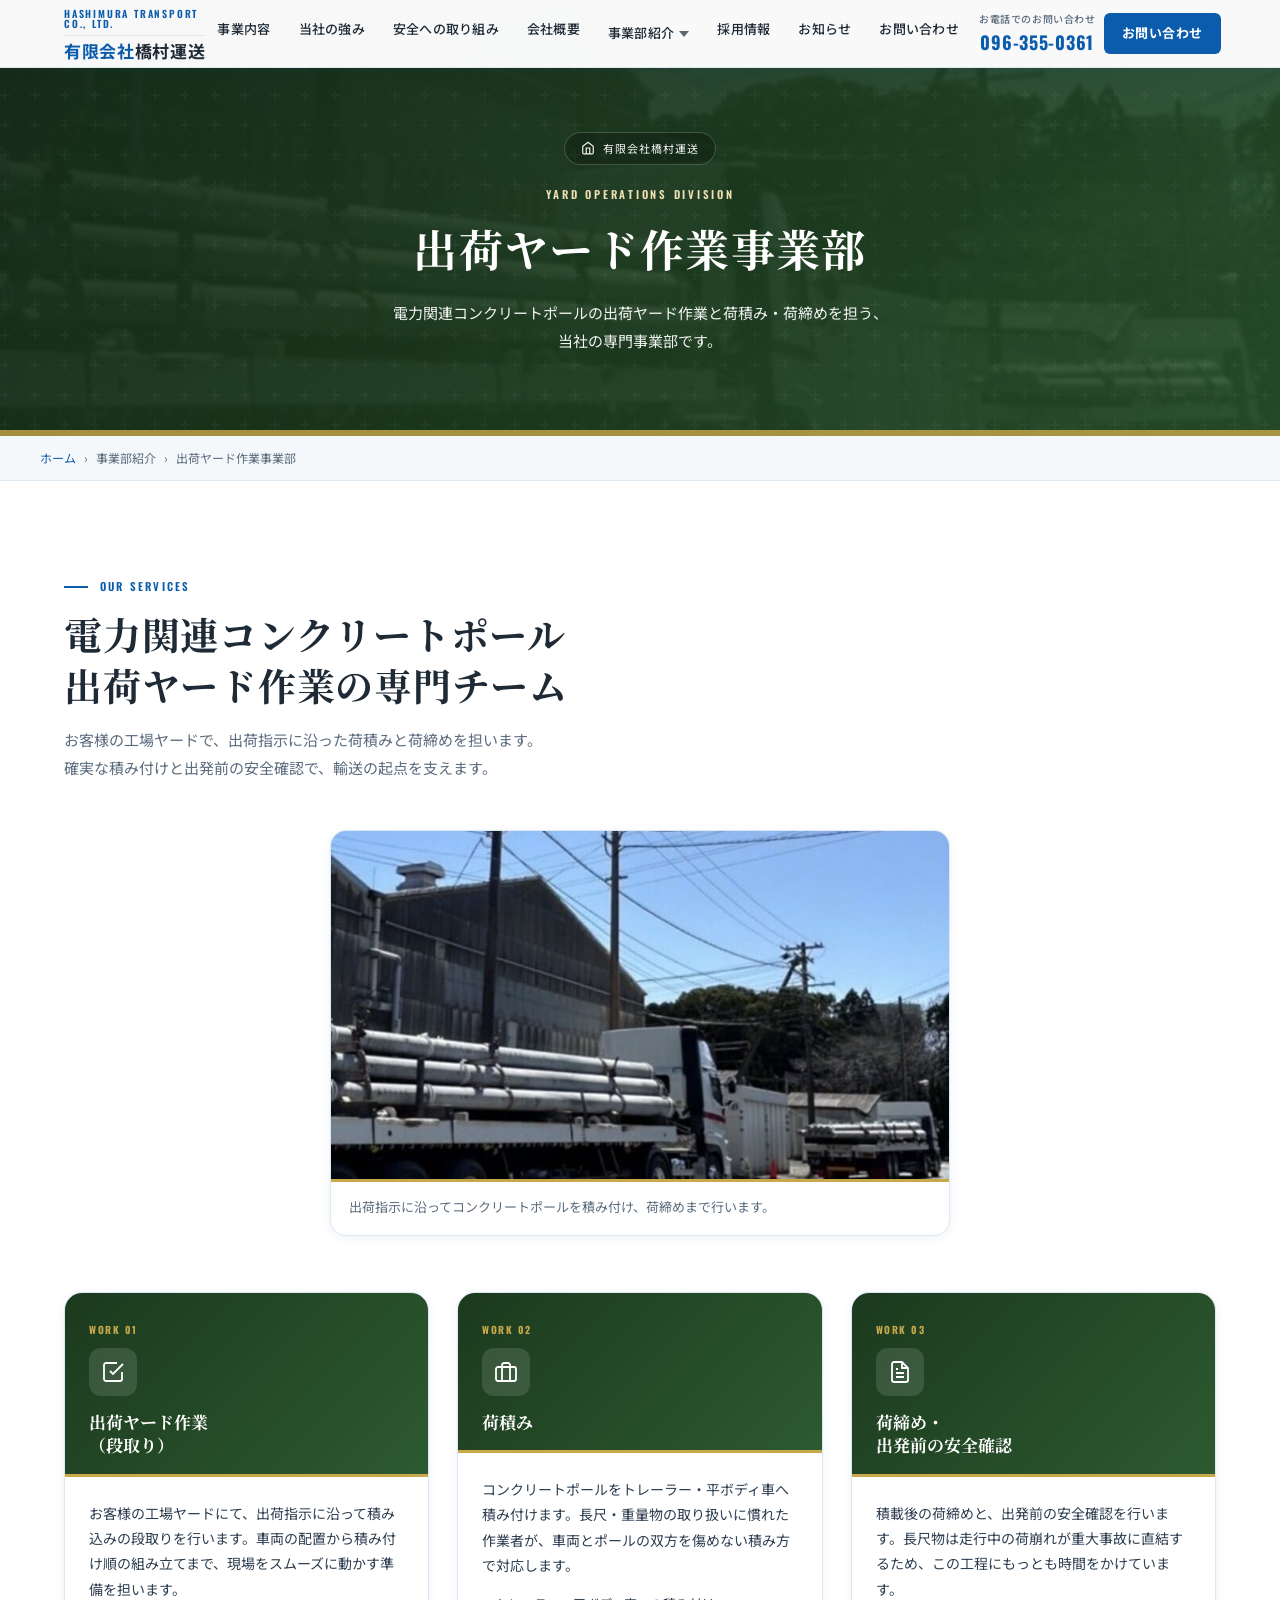
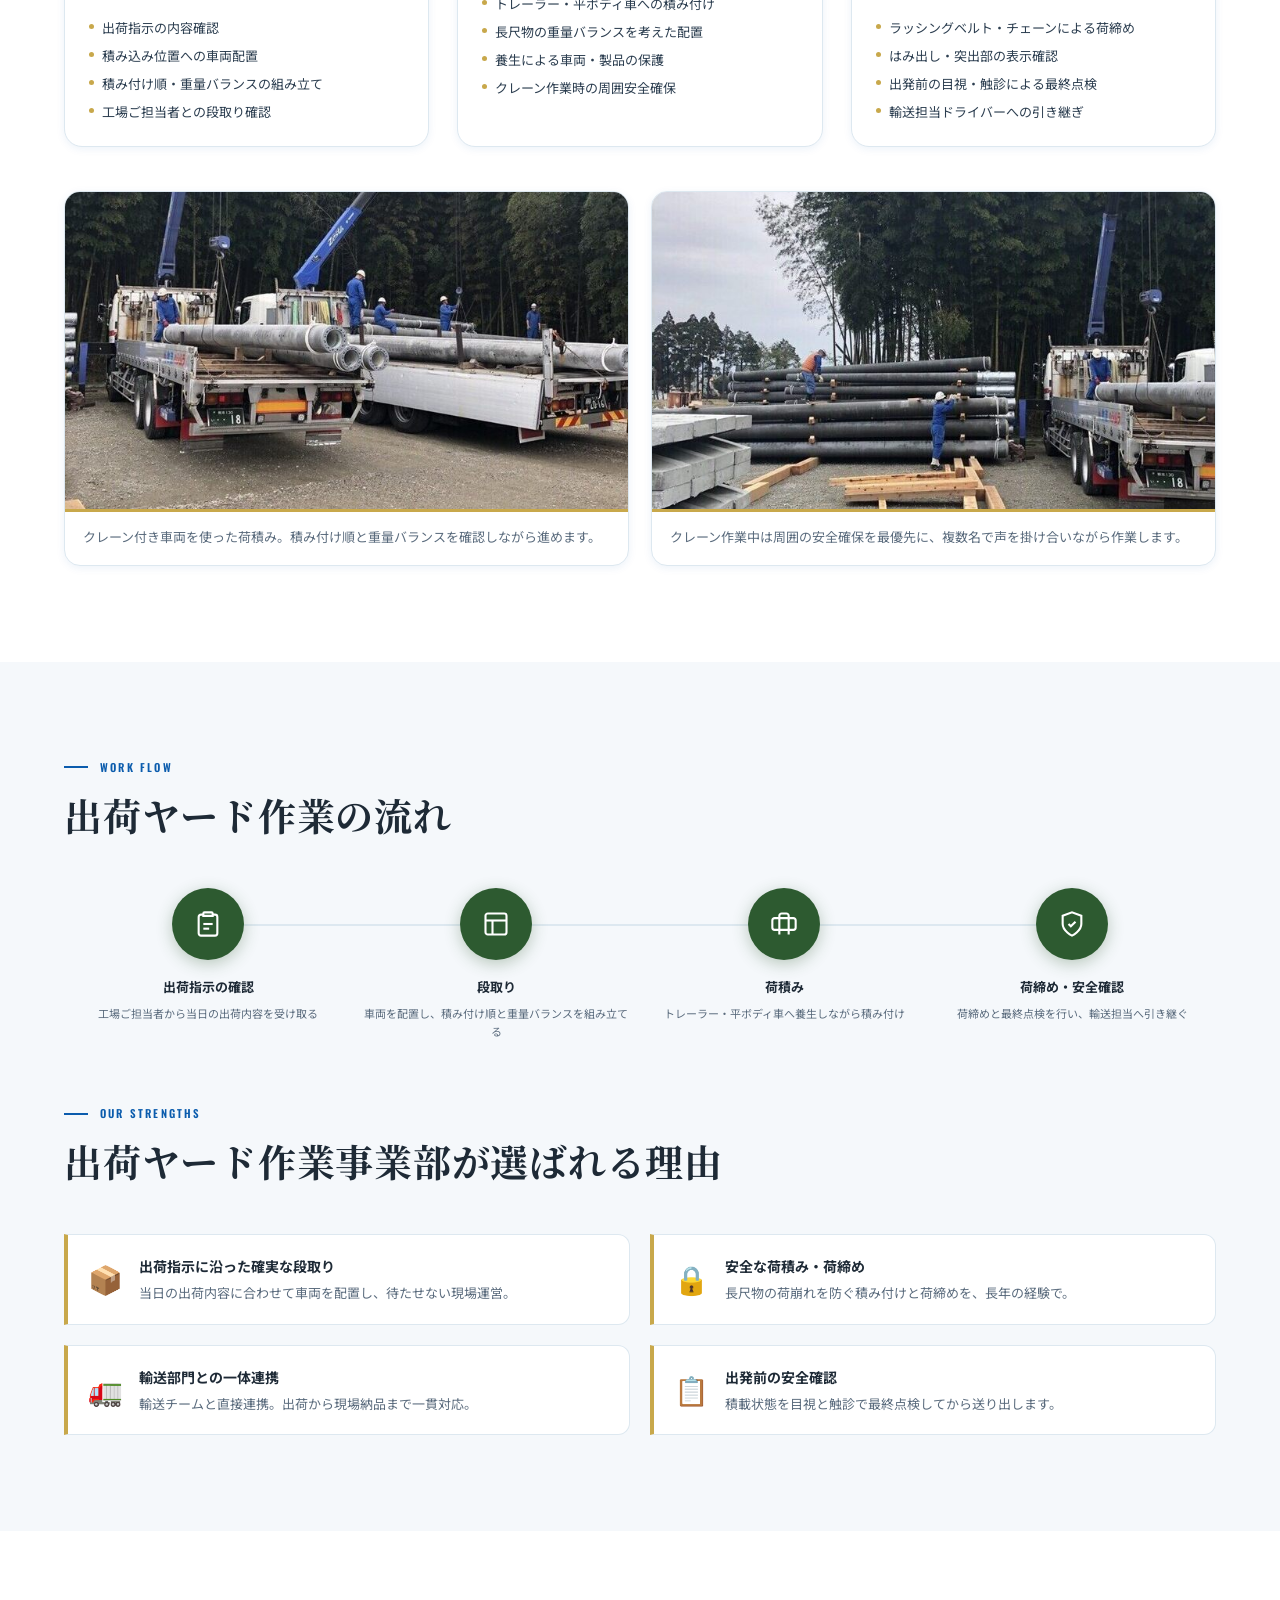
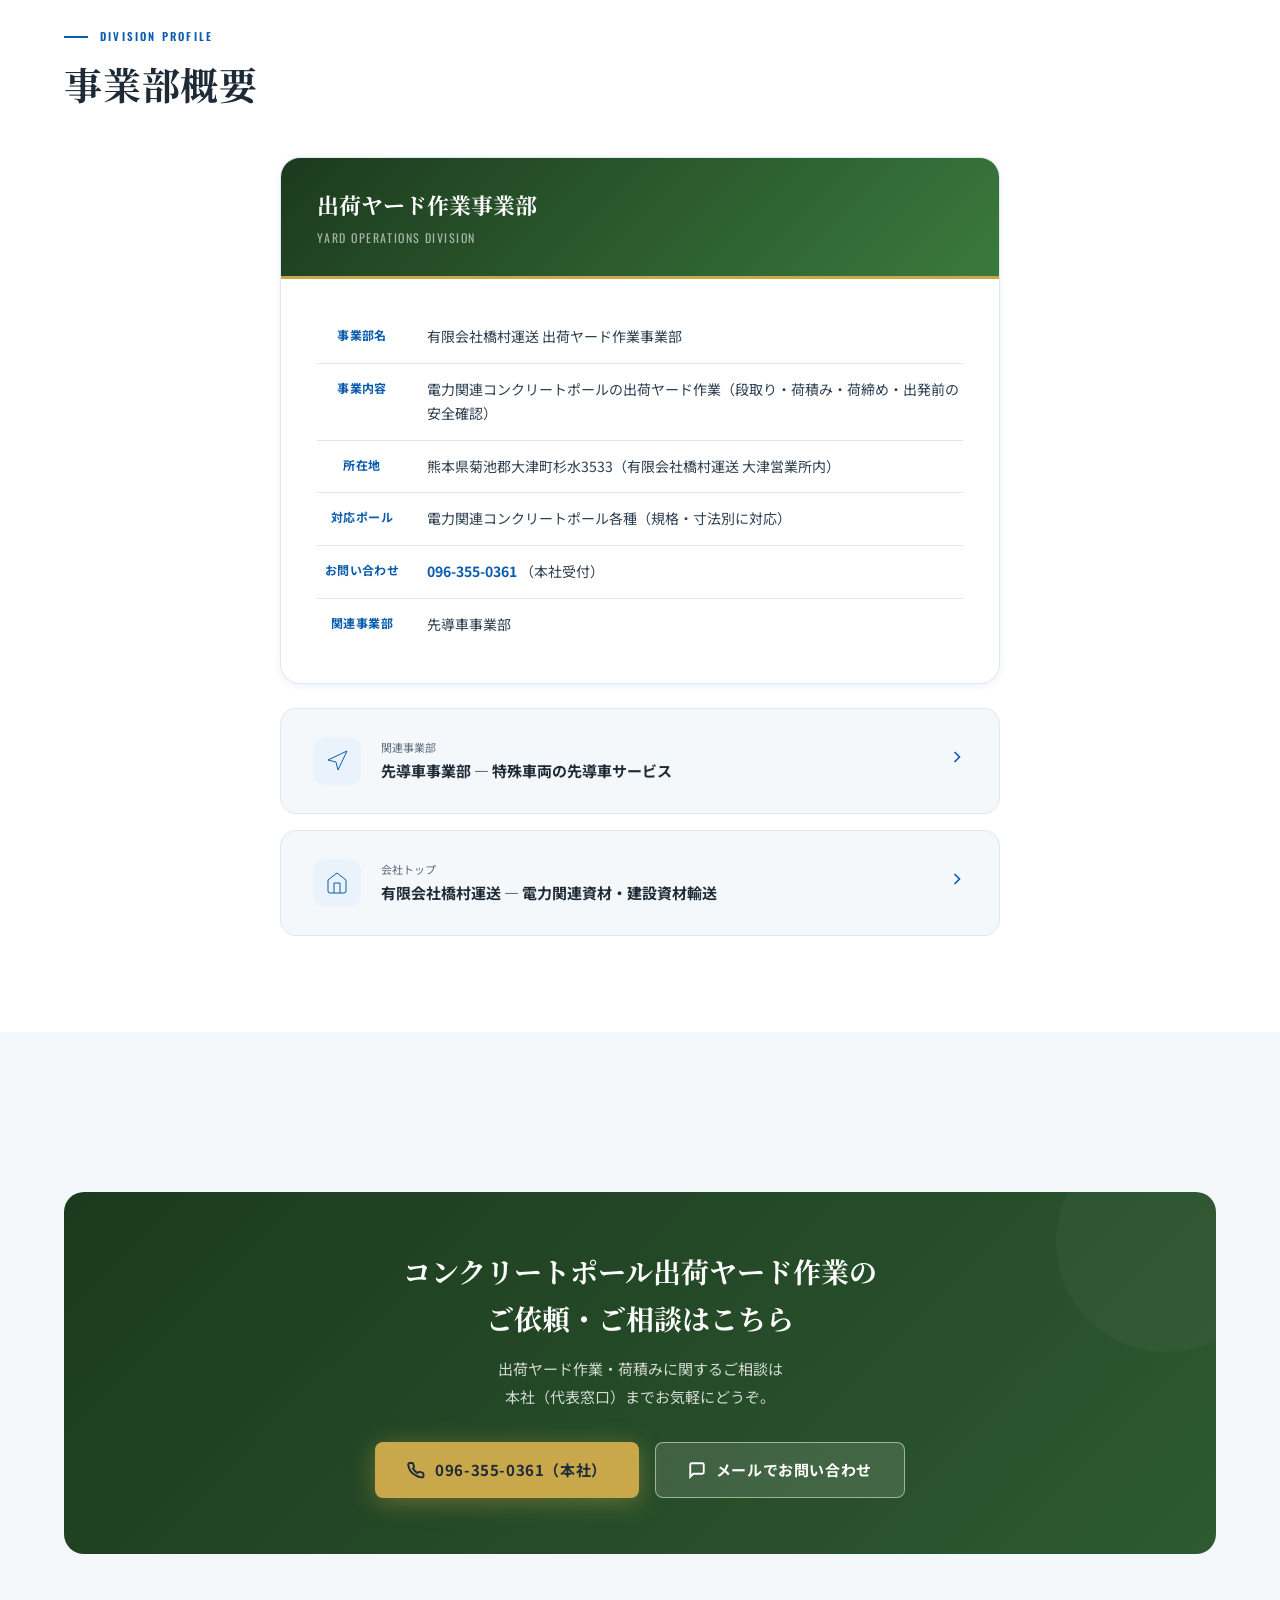
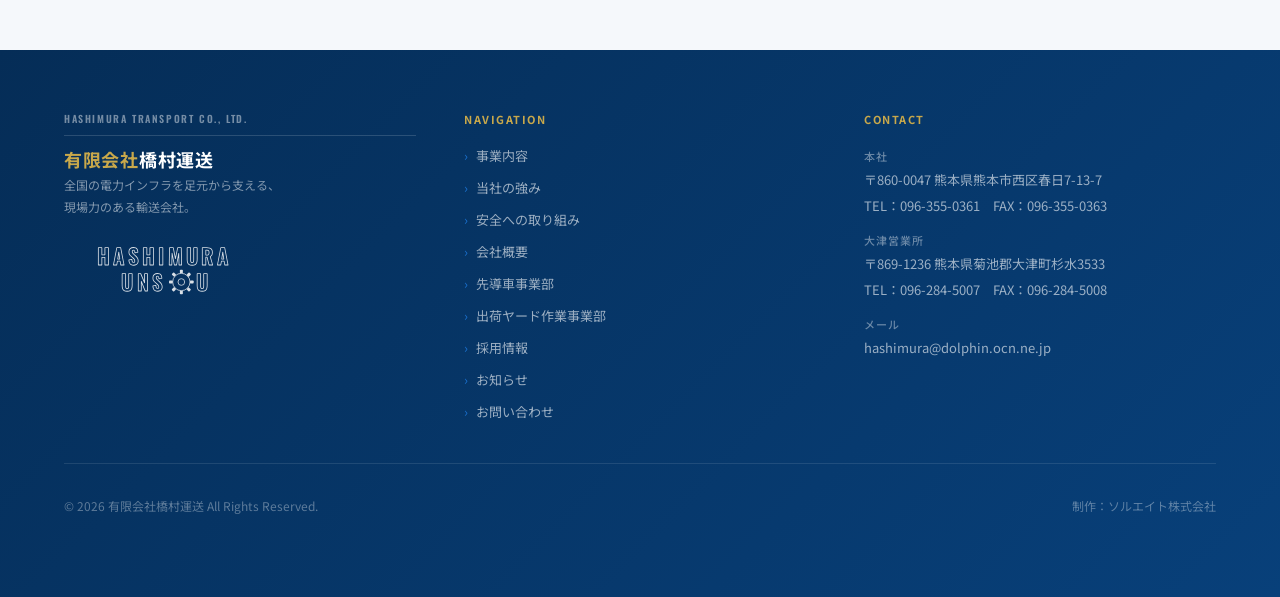
<file: yard-operations.html>
<!DOCTYPE html>
<html lang="ja">
<head>
<meta charset="UTF-8">
<meta name="viewport" content="width=device-width, initial-scale=1.0">

<!-- ファビコン・テーマカラー -->
<link rel="icon" href="favicon.ico" sizes="any">
<link rel="icon" type="image/svg+xml" href="images/favicon.svg">
<link rel="apple-touch-icon" href="images/ogp.jpg">
<meta name="theme-color" content="#0B5CAD">

<!-- SEO -->
<title>出荷ヤード作業事業部｜有限会社橋村運送 コンクリートポールの荷積み・荷締め 熊本</title>
<meta name="description" content="有限会社橋村運送 出荷ヤード作業事業部は、電力関連コンクリートポールの出荷ヤード作業・荷積み・荷締め・安全確認を担う専門部署です。大津営業所（菊池郡大津町）。">
<meta name="robots" content="index, follow">
<link rel="canonical" href="https://hashimura-unso.com/yard-operations.html">

<!-- OGP -->
<meta property="og:type"        content="website">
<meta property="og:url"         content="https://hashimura-unso.com/yard-operations.html">
<meta property="og:title"       content="出荷ヤード作業事業部｜有限会社橋村運送 コンクリートポールの荷積み・荷締め">
<meta property="og:description" content="電力関連コンクリートポールの出荷ヤード作業・荷積み・荷締めを担う、有限会社橋村運送の専門事業部。">
<meta property="og:image"       content="https://hashimura-unso.com/images/ogp.jpg">
<meta property="og:locale"      content="ja_JP">
<meta property="og:site_name"   content="有限会社橋村運送">

<!-- フォント -->
<link rel="preconnect" href="https://fonts.googleapis.com">
<link rel="preconnect" href="https://fonts.gstatic.com" crossorigin>
<link href="https://fonts.googleapis.com/css2?family=Noto+Sans+JP:wght@300;400;500;700;900&family=Noto+Serif+JP:wght@400;600;700&family=Oswald:wght@400;600;700&display=swap" rel="stylesheet">

<!-- スタイルシート -->
<link rel="stylesheet" href="css/style.css">

<style>
/* ===== yard-operations.html 固有スタイル ===== */

/* ページヒーロー（出荷ヤードでの積載風景を背景に使用） */
.page-hero {
  background-color: #2d5a30;
  /* 背景写真に青空が入り緑のオーバーレイでは明るくなりすぎるため、
     ネイビー側のヒーローより濃いめに敷いている（実測で白文字7.0:1を確保）*/
  background-image:
    linear-gradient(135deg, rgba(20,42,22,0.95) 0%, rgba(28,58,30,0.92) 50%, rgba(40,80,42,0.90) 100%),
    url('images/yard-poles.jpg');
  background-size: cover;
  /* 写真を16:9に切り直して空を落としたので、積載車が見える下寄りに合わせる */
  background-position: center 85%;
  padding: calc(var(--header-height) + 64px) 24px 80px;
  text-align: center;
  position: relative;
  overflow: hidden;
}
.page-hero::before {
  content: '';
  position: absolute;
  inset: 0;
  background: url("data:image/svg+xml,%3Csvg width='60' height='60' viewBox='0 0 60 60' xmlns='http://www.w3.org/2000/svg'%3E%3Cg fill='none' fill-rule='evenodd'%3E%3Cg fill='%23ffffff' fill-opacity='0.03'%3E%3Cpath d='M36 34v-4h-2v4h-4v2h4v4h2v-4h4v-2h-4zm0-30V0h-2v4h-4v2h4v4h2V6h4V4h-4zM6 34v-4H4v4H0v2h4v4h2v-4h4v-2H6zM6 4V0H4v4H0v2h4v4h2V6h4V4H6z'/%3E%3C/g%3E%3C/g%3E%3C/svg%3E") repeat;
  pointer-events: none;
}
.page-hero::after {
  content: '';
  position: absolute;
  bottom: 0;
  left: 0; right: 0;
  height: 6px;
  background: var(--accent-gold);
  opacity: 0.8;
}
.page-hero__group-badge {
  display: inline-flex;
  align-items: center;
  gap: 8px;
  background: rgba(255,255,255,0.1);
  border: 1px solid rgba(255,255,255,0.2);
  border-radius: 100px;
  padding: 6px 16px;
  font-size: 11px;
  color: rgba(255,255,255,0.8);
  letter-spacing: 0.1em;
  margin-bottom: 20px;
}
.page-hero__label {
  font-family: var(--font-en);
  font-size: 11px;
  font-weight: 600;
  letter-spacing: 0.25em;
  color: var(--accent-gold);
  text-transform: uppercase;
  display: block;
  margin-bottom: 16px;
}
.page-hero__title {
  font-family: var(--font-jp-serif);
  font-size: clamp(26px, 5vw, 44px);
  font-weight: 700;
  color: var(--white);
  line-height: 1.35;
  letter-spacing: 0.03em;
  margin-bottom: 20px;
}
.page-hero__desc {
  font-size: 15px;
  color: rgba(255,255,255,0.75);
  line-height: 1.9;
  max-width: 600px;
  margin: 0 auto;
}

/* パンくずリスト */
.breadcrumb {
  background: var(--bg-light);
  padding: 12px 24px;
  border-bottom: 1px solid var(--border-light);
}
.breadcrumb__list {
  max-width: var(--max-width);
  margin: 0 auto;
  display: flex;
  align-items: center;
  gap: 8px;
  font-size: 12px;
  color: var(--slate-mid);
}
.breadcrumb__list li + li::before { content: '›'; margin-right: 8px; }
.breadcrumb__list a { color: var(--blue-primary); text-decoration: none; }
.breadcrumb__list a:hover { text-decoration: underline; }

/* 業務紹介カード */
.work-cards {
  display: grid;
  grid-template-columns: repeat(3, 1fr);
  gap: 28px;
  margin-top: 56px;
}
.work-card {
  background: var(--white);
  border: 1.5px solid var(--border-light);
  border-radius: 18px;
  overflow: hidden;
  box-shadow: var(--shadow-sm);
  transition: var(--transition);
}
.work-card:hover {
  box-shadow: var(--shadow-md);
  transform: translateY(-4px);
  border-color: #3a7a3d;
}
.work-card__header {
  background: linear-gradient(135deg, #1c3a1e, #2d5a30);
  padding: 28px 24px 20px;
  position: relative;
}
.work-card__header::after {
  content: '';
  position: absolute;
  bottom: 0; left: 0; right: 0;
  height: 3px;
  background: var(--accent-gold);
}
.work-card__num {
  font-family: var(--font-en);
  font-size: 10px;
  font-weight: 700;
  letter-spacing: 0.15em;
  color: var(--accent-gold);
  display: block;
  margin-bottom: 10px;
}
.work-card__icon {
  width: 48px; height: 48px;
  background: rgba(255,255,255,0.12);
  border-radius: 12px;
  display: flex;
  align-items: center;
  justify-content: center;
  margin-bottom: 14px;
}
.work-card__icon svg {
  width: 24px; height: 24px;
  stroke: var(--white);
  fill: none;
}
.work-card__title {
  font-family: var(--font-jp-serif);
  font-size: 17px;
  font-weight: 700;
  color: var(--white);
  line-height: 1.4;
}
.work-card__body { padding: 24px; }
.work-card__desc {
  font-size: 14px;
  color: var(--text-body);
  line-height: 1.8;
  margin-bottom: 16px;
}
.work-card__points {
  display: flex;
  flex-direction: column;
  gap: 8px;
}
.work-point {
  display: flex;
  align-items: flex-start;
  gap: 8px;
  font-size: 13px;
  color: var(--text-body);
  line-height: 1.55;
}
.work-point::before {
  content: '';
  width: 5px; height: 5px;
  background: var(--accent-gold);
  border-radius: 50%;
  flex-shrink: 0;
  margin-top: 6px;
}

/* ヤード作業の写真 */
.work-photo {
  margin: 48px auto 0;
  max-width: 620px;
  background: var(--white);
  border: 1px solid var(--border-light);
  border-radius: 16px;
  overflow: hidden;
  box-shadow: var(--shadow-sm);
}
.work-photo img { display: block; width: 100%; height: auto; }
.work-photo__caption {
  padding: 14px 18px 16px;
  font-size: 13px;
  line-height: 1.75;
  color: var(--slate-mid);
  border-top: 3px solid var(--accent-gold);
}

/* 作業風景（2枚並び）。スマホでは1列に落とす */
.work-photos {
  align-items: start;
  display: grid;
  grid-template-columns: repeat(2, 1fr);
  gap: 22px;
  margin-top: 44px;
}
.work-photos .work-photo { margin: 0; max-width: none; }
/* 枠に合わせて切り落とすと車両が欠けるため、元の縦横比のまま表示する */
.work-photos .work-photo img { aspect-ratio: auto; object-fit: fill; }
@media (max-width: 780px) {
  .work-photos { grid-template-columns: 1fr; gap: 20px; margin-top: 32px; }
}

/* フローセクション（作業の流れ） */
.work-flow {
  display: grid;
  grid-template-columns: repeat(4, 1fr);
  gap: 0;
  position: relative;
  margin-top: 48px;
}
.work-flow::before {
  content: '';
  position: absolute;
  top: 36px;
  left: calc(12.5% + 18px);
  right: calc(12.5% + 18px);
  height: 2px;
  background: var(--border-light);
  z-index: 0;
}
.flow-item {
  display: flex;
  flex-direction: column;
  align-items: center;
  text-align: center;
  padding: 0 8px;
  position: relative;
  z-index: 1;
}
.flow-item__circle {
  width: 72px; height: 72px;
  background: #2d5a30;
  border-radius: 50%;
  display: flex;
  align-items: center;
  justify-content: center;
  margin-bottom: 16px;
  box-shadow: 0 4px 16px rgba(45,90,48,0.3);
}
.flow-item__circle svg {
  width: 28px; height: 28px;
  stroke: white;
  fill: none;
  stroke-width: 1.8;
}
.flow-item__name {
  font-size: 13px;
  font-weight: 700;
  color: var(--slate-dark);
  margin-bottom: 6px;
}
.flow-item__desc {
  font-size: 11px;
  color: var(--slate-mid);
  line-height: 1.65;
}

/* 特色バナー */
.features-grid {
  display: grid;
  grid-template-columns: 1fr 1fr;
  gap: 20px;
  margin-top: 48px;
}
.feature-item {
  display: flex;
  align-items: flex-start;
  gap: 16px;
  background: var(--white);
  border: 1.5px solid var(--border-light);
  border-left: 4px solid var(--accent-gold);
  border-radius: 0 12px 12px 0;
  padding: 20px 20px;
  transition: var(--transition);
}
.feature-item:hover {
  box-shadow: var(--shadow-sm);
  border-left-color: #3a7a3d;
}
.feature-item__icon {
  font-size: 28px;
  flex-shrink: 0;
}
.feature-item__title {
  font-size: 14px;
  font-weight: 700;
  color: var(--slate-dark);
  margin-bottom: 4px;
}
.feature-item__desc {
  font-size: 13px;
  color: var(--slate-mid);
  line-height: 1.6;
}

/* 会社概要 */
.company-info-card {
  background: var(--white);
  border: 1.5px solid var(--border-light);
  border-radius: 20px;
  overflow: hidden;
  box-shadow: var(--shadow-sm);
}
.company-info-card__header {
  background: linear-gradient(135deg, #1c3a1e, #3a7a3d);
  padding: 28px 36px;
  border-bottom: 3px solid var(--accent-gold);
}
.company-info-card__name {
  font-family: var(--font-jp-serif);
  font-size: 22px;
  font-weight: 700;
  color: var(--white);
  margin-bottom: 4px;
}
.company-info-card__en {
  font-family: var(--font-en);
  font-size: 12px;
  letter-spacing: 0.12em;
  color: rgba(255,255,255,0.6);
}
.company-info-card__body { padding: 32px 36px; }
.info-table { width: 100%; border-collapse: collapse; }
.info-table tr { border-bottom: 1px solid var(--border-light); }
.info-table tr:last-child { border-bottom: none; }
.info-table th {
  padding: 14px 0;
  font-size: 12px;
  font-weight: 700;
  color: var(--blue-primary);
  width: 110px;
  vertical-align: top;
  padding-right: 20px;
  letter-spacing: 0.04em;
}
.info-table td {
  padding: 14px 0;
  font-size: 14px;
  color: var(--text-body);
  line-height: 1.7;
}

/* 関連事業部リンクバナー */
.group-banner {
  background: var(--bg-light);
  border: 1.5px solid var(--border-light);
  border-radius: 16px;
  padding: 28px 32px;
  display: flex;
  align-items: center;
  gap: 20px;
  margin-top: 24px;
  transition: var(--transition);
}
.group-banner:hover {
  border-color: var(--blue-primary);
  box-shadow: var(--shadow-sm);
}
.group-banner__icon {
  width: 48px; height: 48px;
  background: var(--blue-light);
  border-radius: 12px;
  display: flex;
  align-items: center;
  justify-content: center;
  flex-shrink: 0;
}
.group-banner__icon svg { width: 24px; height: 24px; stroke: var(--blue-primary); fill: none; }
.group-banner__label { font-size: 11px; color: var(--slate-mid); margin-bottom: 2px; }
.group-banner__name { font-size: 15px; font-weight: 700; color: var(--slate-dark); }
.group-banner__arrow { margin-left: auto; color: var(--blue-primary); }

/* CTA */
.page-cta {
  background: linear-gradient(135deg, #1c3a1e, #2d5a30);
  border-radius: 20px;
  padding: 56px 48px;
  text-align: center;
  margin-top: 64px;
  position: relative;
  overflow: hidden;
}
.page-cta::before {
  content: ''; position: absolute; top: -60px; right: -60px;
  width: 220px; height: 220px;
  background: rgba(255,255,255,0.03); border-radius: 50%;
}
.page-cta__title {
  font-family: var(--font-jp-serif);
  font-size: clamp(20px, 3vw, 28px);
  font-weight: 700;
  color: var(--white);
  margin-bottom: 12px;
}
.page-cta__desc {
  font-size: 15px;
  color: rgba(255,255,255,0.8);
  line-height: 1.85;
  margin-bottom: 32px;
}
.page-cta__btns { display: flex; gap: 16px; justify-content: center; flex-wrap: wrap; }

/* レスポンシブ */
@media (max-width: 900px) {
  .work-cards { grid-template-columns: 1fr; }
  .work-flow { grid-template-columns: 1fr 1fr; }
  .work-flow::before { display: none; }
  .features-grid { grid-template-columns: 1fr; }
  .company-info-card__body { padding: 24px; }
  .page-cta { padding: 40px 28px; }
}
@media (max-width: 600px) {
  .work-flow { grid-template-columns: 1fr 1fr; gap: 16px; }
  .page-cta__btns { flex-direction: column; align-items: center; }
  .group-banner { flex-direction: column; align-items: flex-start; gap: 12px; }
  .group-banner__arrow { display: none; }
}
</style>
</head>
<body>

<!-- ===== ヘッダー（共通） ===== -->
<header class="site-header" role="banner">
  <div class="site-header__inner">
    <a href="index.html" class="logo" aria-label="有限会社橋村運送 トップへ">
      <span class="logo__en">Hashimura Transport Co., Ltd.</span>
      <span class="logo__jp"><span>有限会社</span>橋村運送</span>
    </a>
    <nav class="header-nav" aria-label="メインナビゲーション">
      <ul class="nav__links">
        <li><a href="services.html">事業内容</a></li>
        <li><a href="index.html#strengths">当社の強み</a></li>
        <li><a href="index.html#safety">安全への取り組み</a></li>
        <li><a href="index.html#company">会社概要</a></li>
        <li class="has-dropdown">
          <a href="index.html#group" class="dropdown-trigger" aria-haspopup="true" aria-current="page">事業部紹介
            <svg width="10" height="10" viewBox="0 0 10 6" fill="currentColor" aria-hidden="true"><path d="M0 0l5 6 5-6z"/></svg>
          </a>
          <ul class="nav__dropdown" role="menu">
            <li role="menuitem"><a href="pilot-car.html">先導車事業部</a></li>
            <li role="menuitem"><a href="yard-operations.html" aria-current="page">出荷ヤード作業事業部</a></li>
          </ul>
        </li>
        <li><a href="recruit.html">採用情報</a></li>
        <li><a href="news.html">お知らせ</a></li>
        <li><a href="index.html#contact">お問い合わせ</a></li>
      </ul>
      <div class="header-tel">
        <small>お電話でのお問い合わせ</small>
        <a href="tel:0963550361" aria-label="電話番号 096-355-0361">096-355-0361</a>
      </div>
      <a href="index.html#contact" class="btn-contact-header">お問い合わせ</a>
    </nav>
    <button class="hamburger" aria-label="メニューを開く" aria-expanded="false">
      <span class="hamburger__line"></span>
      <span class="hamburger__line"></span>
      <span class="hamburger__line"></span>
    </button>
  </div>
</header>

<!-- モバイルドロワー -->
<nav class="nav-drawer" aria-label="モバイルメニュー">
  <ul class="nav-drawer__links">
    <li><a href="services.html">事業内容</a></li>
    <li><a href="index.html#strengths">当社の強み</a></li>
    <li><a href="index.html#safety">安全への取り組み</a></li>
    <li><a href="index.html#company">会社概要</a></li>
    <li class="nav-drawer__group-label">事業部紹介</li>
    <li class="nav-drawer__sub"><a href="pilot-car.html">先導車事業部</a></li>
    <li class="nav-drawer__sub"><a href="yard-operations.html">出荷ヤード作業事業部</a></li>
    <li><a href="recruit.html">採用情報</a></li>
    <li><a href="news.html">お知らせ</a></li>
    <li><a href="index.html#contact">お問い合わせ</a></li>
  </ul>
  <div class="nav-drawer__tel">
    <a href="tel:0963550361">📞 096-355-0361</a>
  </div>
</nav>

<!-- モバイル固定電話バー -->
<div class="mobile-tel-bar" role="complementary" aria-label="電話でのお問い合わせ">
  <a href="tel:0963550361" aria-label="本社に電話する 096-355-0361">
    📞 096-355-0361（本社）
  </a>
</div>

<!-- ===== ページヒーロー ===== -->
<div class="page-hero">
  <div class="page-hero__group-badge">
    <svg width="14" height="14" viewBox="0 0 24 24" fill="none" stroke="currentColor" stroke-width="2" aria-hidden="true"><path d="M3 9l9-7 9 7v11a2 2 0 0 1-2 2H5a2 2 0 0 1-2-2z"/><polyline points="9 22 9 12 15 12 15 22"/></svg>
    有限会社橋村運送
  </div>
  <span class="page-hero__label">Yard Operations Division</span>
  <h1 class="page-hero__title">出荷ヤード作業事業部</h1>
  <p class="page-hero__desc">
    電力関連コンクリートポールの出荷ヤード作業と荷積み・荷締めを担う、<br>
    当社の専門事業部です。
  </p>
</div>

<!-- パンくずリスト -->
<nav class="breadcrumb" aria-label="パンくずリスト">
  <ol class="breadcrumb__list">
    <li><a href="index.html">ホーム</a></li>
    <li>事業部紹介</li>
    <li aria-current="page">出荷ヤード作業事業部</li>
  </ol>
</nav>

<!-- ===== 業務内容 ===== -->
<section class="section" aria-labelledby="services-title">
  <div class="container">
    <div class="fade-in">
      <p class="section__label">Our Services</p>
      <h2 id="services-title" class="section__title">電力関連コンクリートポール<br>出荷ヤード作業の専門チーム</h2>
      <p class="section__desc">
        お客様の工場ヤードで、出荷指示に沿った荷積みと荷締めを担います。<br>
        確実な積み付けと出発前の安全確認で、輸送の起点を支えます。
      </p>
    </div>
    <figure class="work-photo fade-in">
      <img src="images/yard-poles.jpg" srcset="images/yard-poles-sm.jpg 480w, images/yard-poles-md.jpg 720w, images/yard-poles.jpg 780w" sizes="(max-width: 600px) 88vw, (max-width: 900px) 60vw, 560px" width="780" height="439" loading="lazy"
           alt="出荷ヤードでコンクリートポールを積載した車両。規格別に整えられたポールが並ぶ">
      <figcaption class="work-photo__caption">
        出荷指示に沿ってコンクリートポールを積み付け、荷締めまで行います。
      </figcaption>
    </figure>
    <div class="work-cards">
      <!-- 出荷ヤード作業（段取り） -->
      <article class="work-card fade-in fade-in--delay-1">
        <div class="work-card__header">
          <span class="work-card__num">WORK 01</span>
          <div class="work-card__icon">
            <svg viewBox="0 0 24 24" stroke-width="1.8" aria-hidden="true">
              <path d="M9 11l3 3L22 4"/>
              <path d="M21 12v7a2 2 0 0 1-2 2H5a2 2 0 0 1-2-2V5a2 2 0 0 1 2-2h11"/>
            </svg>
          </div>
          <h3 class="work-card__title">出荷ヤード作業<br>（段取り）</h3>
        </div>
        <div class="work-card__body">
          <p class="work-card__desc">
お客様の工場ヤードにて、出荷指示に沿って積み込みの段取りを行います。車両の配置から積み付け順の組み立てまで、現場をスムーズに動かす準備を担います。
          </p>
          <ul class="work-card__points">
            <li class="work-point">出荷指示の内容確認</li>
            <li class="work-point">積み込み位置への車両配置</li>
            <li class="work-point">積み付け順・重量バランスの組み立て</li>
            <li class="work-point">工場ご担当者との段取り確認</li>
          </ul>
        </div>
      </article>
      <!-- 出荷ヤード作業 -->
      <article class="work-card fade-in fade-in--delay-2">
        <div class="work-card__header">
          <span class="work-card__num">WORK 02</span>
          <div class="work-card__icon">
            <svg viewBox="0 0 24 24" stroke-width="1.8" aria-hidden="true">
              <rect x="2" y="7" width="20" height="14" rx="2"/>
              <path d="M16 21V5a2 2 0 0 0-2-2h-4a2 2 0 0 0-2 2v16"/>
            </svg>
          </div>
          <h3 class="work-card__title">荷積み</h3>
        </div>
        <div class="work-card__body">
          <p class="work-card__desc">
コンクリートポールをトレーラー・平ボディ車へ積み付けます。長尺・重量物の取り扱いに慣れた作業者が、車両とポールの双方を傷めない積み方で対応します。
          </p>
          <ul class="work-card__points">
            <li class="work-point">トレーラー・平ボディ車への積み付け</li>
            <li class="work-point">長尺物の重量バランスを考えた配置</li>
            <li class="work-point">養生による車両・製品の保護</li>
            <li class="work-point">クレーン作業時の周囲安全確保</li>
          </ul>
        </div>
      </article>
      <!-- 荷締め・出発前の安全確認 -->
      <article class="work-card fade-in fade-in--delay-1">
        <div class="work-card__header">
          <span class="work-card__num">WORK 03</span>
          <div class="work-card__icon">
            <svg viewBox="0 0 24 24" stroke-width="1.8" aria-hidden="true">
              <path d="M14 2H6a2 2 0 0 0-2 2v16a2 2 0 0 0 2 2h12a2 2 0 0 0 2-2V8z"/>
              <polyline points="14 2 14 8 20 8"/>
              <line x1="16" y1="13" x2="8" y2="13"/>
              <line x1="16" y1="17" x2="8" y2="17"/>
              <polyline points="10 9 9 9 8 9"/>
            </svg>
          </div>
          <h3 class="work-card__title">荷締め・<br>出発前の安全確認</h3>
        </div>
        <div class="work-card__body">
          <p class="work-card__desc">
積載後の荷締めと、出発前の安全確認を行います。長尺物は走行中の荷崩れが重大事故に直結するため、この工程にもっとも時間をかけています。
          </p>
          <ul class="work-card__points">
            <li class="work-point">ラッシングベルト・チェーンによる荷締め</li>
            <li class="work-point">はみ出し・突出部の表示確認</li>
            <li class="work-point">出発前の目視・触診による最終点検</li>
            <li class="work-point">輸送担当ドライバーへの引き継ぎ</li>
          </ul>
        </div>
      </article>
    </div>

    <!-- 荷積み・クレーン作業の様子 -->
    <div class="work-photos fade-in">
      <figure class="work-photo">
        <img src="images/yard-loading.jpg" srcset="images/yard-loading-sm.jpg 480w, images/yard-loading-md.jpg 720w, images/yard-loading.jpg 870w" sizes="(max-width: 780px) 88vw, 44vw" width="870" height="489" loading="lazy" decoding="async"
             alt="ヤードでクレーン付き車両2台を使い、コンクリートポールを平ボディ車へ積み付ける作業の様子">
        <figcaption class="work-photo__caption">
          クレーン付き車両を使った荷積み。積み付け順と重量バランスを確認しながら進めます。
        </figcaption>
      </figure>
      <figure class="work-photo">
        <img src="images/yard-crane.jpg" srcset="images/yard-crane-sm.jpg 480w, images/yard-crane-md.jpg 720w, images/yard-crane.jpg 870w" sizes="(max-width: 780px) 88vw, 44vw" width="870" height="489" loading="lazy" decoding="async"
             alt="ヤードに保管されたコンクリートポールを、作業員が玉掛けしてクレーンで吊り上げる様子">
        <figcaption class="work-photo__caption">
          クレーン作業中は周囲の安全確保を最優先に、複数名で声を掛け合いながら作業します。
        </figcaption>
      </figure>
    </div>
  </div>
</section>

<!-- ===== 作業の流れ ===== -->
<section class="section section--light" aria-labelledby="flow-title">
  <div class="container">
    <div class="fade-in">
      <p class="section__label">Work Flow</p>
      <h2 id="flow-title" class="section__title">出荷ヤード作業の流れ</h2>
    </div>
    <div class="work-flow fade-in">
      <div class="flow-item">
        <div class="flow-item__circle">
          <svg viewBox="0 0 24 24" aria-hidden="true">
            <path d="M9 2h6a1 1 0 0 1 1 1v2H8V3a1 1 0 0 1 1-1z"/>
            <path d="M16 4h2a2 2 0 0 1 2 2v14a2 2 0 0 1-2 2H6a2 2 0 0 1-2-2V6a2 2 0 0 1 2-2h2"/>
            <line x1="8" y1="12" x2="16" y2="12"/>
            <line x1="8" y1="16" x2="13" y2="16"/>
          </svg>
        </div>
        <p class="flow-item__name">出荷指示の確認</p>
        <p class="flow-item__desc">工場ご担当者から当日の出荷内容を受け取る</p>
      </div>
      <div class="flow-item">
        <div class="flow-item__circle">
          <svg viewBox="0 0 24 24" aria-hidden="true">
            <rect x="3" y="3" width="18" height="18" rx="2"/>
            <line x1="3" y1="9" x2="21" y2="9"/>
            <line x1="9" y1="21" x2="9" y2="9"/>
          </svg>
        </div>
        <p class="flow-item__name">段取り</p>
        <p class="flow-item__desc">車両を配置し、積み付け順と重量バランスを組み立てる</p>
      </div>
      <div class="flow-item">
        <div class="flow-item__circle">
          <svg viewBox="0 0 24 24" aria-hidden="true">
            <path d="M20 7H4a2 2 0 0 0-2 2v6c0 1.1.9 2 2 2h16a2 2 0 0 0 2-2V9a2 2 0 0 0-2-2z"/>
            <path d="M16 21V5a2 2 0 0 0-2-2h-4a2 2 0 0 0-2 2v16"/>
          </svg>
        </div>
        <p class="flow-item__name">荷積み</p>
        <p class="flow-item__desc">トレーラー・平ボディ車へ養生しながら積み付け</p>
      </div>
      <div class="flow-item">
        <div class="flow-item__circle">
          <svg viewBox="0 0 24 24" aria-hidden="true">
            <path d="M12 22s8-4 8-10V5l-8-3-8 3v7c0 6 8 10 8 10z"/>
            <polyline points="9 12 11 14 15 10"/>
          </svg>
        </div>
        <p class="flow-item__name">荷締め・安全確認</p>
        <p class="flow-item__desc">荷締めと最終点検を行い、輸送担当へ引き継ぐ</p>
      </div>
    </div>

    <!-- 特色 -->
    <div class="fade-in" style="margin-top:64px;">
      <p class="section__label">Our Strengths</p>
      <h2 class="section__title" style="margin-bottom:0;">出荷ヤード作業事業部が選ばれる理由</h2>
    </div>
    <div class="features-grid fade-in">
      <div class="feature-item">
        <span class="feature-item__icon">📦</span>
        <div>
          <p class="feature-item__title">出荷指示に沿った確実な段取り</p>
          <p class="feature-item__desc">当日の出荷内容に合わせて車両を配置し、待たせない現場運営。</p>
        </div>
      </div>
      <div class="feature-item">
        <span class="feature-item__icon">🔒</span>
        <div>
          <p class="feature-item__title">安全な荷積み・荷締め</p>
          <p class="feature-item__desc">長尺物の荷崩れを防ぐ積み付けと荷締めを、長年の経験で。</p>
        </div>
      </div>
      <div class="feature-item">
        <span class="feature-item__icon">🚛</span>
        <div>
          <p class="feature-item__title">輸送部門との一体連携</p>
          <p class="feature-item__desc">輸送チームと直接連携。出荷から現場納品まで一貫対応。</p>
        </div>
      </div>
      <div class="feature-item">
        <span class="feature-item__icon">📋</span>
        <div>
          <p class="feature-item__title">出発前の安全確認</p>
          <p class="feature-item__desc">積載状態を目視と触診で最終点検してから送り出します。</p>
        </div>
      </div>
    </div>
  </div>
</section>

<!-- ===== 会社概要 ===== -->
<section class="section" aria-labelledby="company-title">
  <div class="container">
    <div class="fade-in">
      <p class="section__label">Division Profile</p>
      <h2 id="company-title" class="section__title">事業部概要</h2>
    </div>
    <div style="max-width:720px; margin:48px auto 0;">
      <div class="company-info-card fade-in">
        <div class="company-info-card__header">
          <p class="company-info-card__name">出荷ヤード作業事業部</p>
          <p class="company-info-card__en">YARD OPERATIONS DIVISION</p>
        </div>
        <div class="company-info-card__body">
          <table class="info-table">
            <tbody>
              <tr>
                <th>事業部名</th>
                <td>有限会社橋村運送 出荷ヤード作業事業部</td>
              </tr>
              <tr>
                <th>事業内容</th>
                <td>電力関連コンクリートポールの出荷ヤード作業（段取り・荷積み・荷締め・出発前の安全確認）</td>
              </tr>
              <tr>
                <th>所在地</th>
                <td>熊本県菊池郡大津町杉水3533（有限会社橋村運送 大津営業所内）</td>
              </tr>
              <tr>
                <th>対応ポール</th>
                <td>電力関連コンクリートポール各種（規格・寸法別に対応）</td>
              </tr>
              <tr>
                <th>お問い合わせ</th>
                <td>
                  <a href="tel:0963550361" style="color:var(--blue-primary);font-weight:700;">096-355-0361</a>
                  （本社受付）
                </td>
              </tr>
              <tr>
                <th>関連事業部</th>
                <td>先導車事業部</td>
              </tr>
            </tbody>
          </table>
        </div>
      </div>

      <!-- 関連事業部リンク -->
      <a href="pilot-car.html" class="group-banner fade-in" style="text-decoration:none;">
        <div class="group-banner__icon">
          <svg viewBox="0 0 24 24" aria-hidden="true">
            <polygon points="3 11 22 2 13 21 11 13 3 11"/>
          </svg>
        </div>
        <div>
          <p class="group-banner__label">関連事業部</p>
          <p class="group-banner__name">先導車事業部 — 特殊車両の先導車サービス</p>
        </div>
        <span class="group-banner__arrow" aria-hidden="true">
          <svg width="20" height="20" viewBox="0 0 24 24" fill="none" stroke="currentColor" stroke-width="2"><path d="M9 18l6-6-6-6"/></svg>
        </span>
      </a>
      <a href="index.html" class="group-banner fade-in" style="text-decoration:none; margin-top:16px;">
        <div class="group-banner__icon">
          <svg viewBox="0 0 24 24" aria-hidden="true">
            <path d="M3 9l9-7 9 7v11a2 2 0 0 1-2 2H5a2 2 0 0 1-2-2z"/>
            <polyline points="9 22 9 12 15 12 15 22"/>
          </svg>
        </div>
        <div>
          <p class="group-banner__label">会社トップ</p>
          <p class="group-banner__name">有限会社橋村運送 — 電力関連資材・建設資材輸送</p>
        </div>
        <span class="group-banner__arrow" aria-hidden="true">
          <svg width="20" height="20" viewBox="0 0 24 24" fill="none" stroke="currentColor" stroke-width="2"><path d="M9 18l6-6-6-6"/></svg>
        </span>
      </a>
    </div>
  </div>
</section>

<!-- ===== CTA ===== -->
<section class="section section--light" aria-label="お問い合わせ誘導">
  <div class="container">
    <div class="page-cta fade-in">
      <h2 class="page-cta__title">コンクリートポール出荷ヤード作業の<br>ご依頼・ご相談はこちら</h2>
      <p class="page-cta__desc">
        出荷ヤード作業・荷積みに関するご相談は<br>
        本社（代表窓口）までお気軽にどうぞ。
      </p>
      <div class="page-cta__btns">
        <a href="tel:0963550361" class="btn btn--primary">
          <svg width="18" height="18" viewBox="0 0 24 24" fill="none" stroke="currentColor" stroke-width="2.5" aria-hidden="true"><path d="M22 16.92v3a2 2 0 0 1-2.18 2 19.79 19.79 0 0 1-8.63-3.07A19.5 19.5 0 0 1 4.69 13.5 19.79 19.79 0 0 1 1.61 4.87 2 2 0 0 1 3.59 2.69h3a2 2 0 0 1 2 1.72c.127.96.361 1.903.7 2.81a2 2 0 0 1-.45 2.11L7.91 10a16 16 0 0 0 6 6l.92-.92a2 2 0 0 1 2.11-.45c.907.339 1.85.573 2.81.7A2 2 0 0 1 21.73 17.5z"/></svg>
          096-355-0361（本社）
        </a>
        <a href="index.html#contact" class="btn btn--outline" style="border-color:rgba(255,255,255,0.5);color:white;">
          <svg width="18" height="18" viewBox="0 0 24 24" fill="none" stroke="currentColor" stroke-width="2.5" aria-hidden="true"><path d="M21 15a2 2 0 0 1-2 2H7l-4 4V5a2 2 0 0 1 2-2h14a2 2 0 0 1 2 2z"/></svg>
          メールでお問い合わせ
        </a>
      </div>
    </div>
  </div>
</section>

<!-- ===== フッター（共通） ===== -->
<footer class="site-footer" role="contentinfo">
  <div class="container">
    <div class="footer__top">
      <div class="footer__brand">
        <div class="logo__en">Hashimura Transport Co., Ltd.</div>
        <div class="logo__jp"><span>有限会社</span>橋村運送</div>
        <p class="footer__tagline">
          全国の電力インフラを足元から支える、<br>現場力のある輸送会社。
        </p>
        <!-- HASHIMURA UNSOU ブランドロゴ（インラインSVG） -->
        <div class="footer__brand-logo" aria-label="HASHIMURA UNSOU ブランドロゴ">
          <svg class="hu-logo" viewBox="0 0 300 108" xmlns="http://www.w3.org/2000/svg" aria-hidden="true">
            <!-- ===== ライン1: HASHIMURA ===== -->
            <text x="150" y="40"
                  font-family="'Oswald', Impact, sans-serif"
                  font-size="32" font-weight="600"
                  fill="none" stroke="currentColor" stroke-width="1.2"
                  stroke-linejoin="round"
                  text-anchor="middle" letter-spacing="5">HASHIMURA</text>

            <!-- ===== ライン2: UNS ===== -->
            <text x="86" y="80"
                  font-family="'Oswald', Impact, sans-serif"
                  font-size="32" font-weight="600"
                  fill="none" stroke="currentColor" stroke-width="1.2"
                  stroke-linejoin="round"
                  text-anchor="start" letter-spacing="5">UNS</text>

            <!-- ===== ギアアイコン（O替わり） ===== -->
            <!-- ギア中心: x≈176, y≈67 -->
            <g transform="translate(176, 66)">
              <!-- 外輪 -->
              <circle r="13" fill="none" stroke="currentColor" stroke-width="1.2"/>
              <!-- 内ハブ -->
              <circle r="5" fill="none" stroke="currentColor" stroke-width="1.2"/>
              <!-- 8本の歯（4方向＋45度） -->
              <rect x="-2.2" y="-18.5" width="4.5" height="5.5" rx="1.2" fill="currentColor"/>
              <rect x="-2.2" y="13"    width="4.5" height="5.5" rx="1.2" fill="currentColor"/>
              <rect x="-18.5" y="-2.2" width="5.5" height="4.5" rx="1.2" fill="currentColor"/>
              <rect x="13"    y="-2.2" width="5.5" height="4.5" rx="1.2" fill="currentColor"/>
              <!-- 対角の歯（rotate） -->
              <rect transform="rotate(45)"   x="-2.2" y="-18.5" width="4.5" height="5.5" rx="1.2" fill="currentColor"/>
              <rect transform="rotate(135)"  x="-2.2" y="-18.5" width="4.5" height="5.5" rx="1.2" fill="currentColor"/>
              <rect transform="rotate(-45)"  x="-2.2" y="-18.5" width="4.5" height="5.5" rx="1.2" fill="currentColor"/>
              <rect transform="rotate(-135)" x="-2.2" y="-18.5" width="4.5" height="5.5" rx="1.2" fill="currentColor"/>
            </g>

            <!-- ===== ライン2: U（ギアの後） ===== -->
            <text x="198" y="80"
                  font-family="'Oswald', Impact, sans-serif"
                  font-size="32" font-weight="600"
                  fill="none" stroke="currentColor" stroke-width="1.2"
                  stroke-linejoin="round"
                  text-anchor="start" letter-spacing="5">U</text>

          </svg>
        </div>
      </div>
      <div>
        <p class="footer__nav-title">Navigation</p>
        <ul class="footer__nav-links">
          <li><a href="services.html">事業内容</a></li>
          <li><a href="index.html#strengths">当社の強み</a></li>
          <li><a href="index.html#safety">安全への取り組み</a></li>
          <li><a href="index.html#company">会社概要</a></li>
          <li><a href="pilot-car.html">先導車事業部</a></li>
          <li><a href="yard-operations.html">出荷ヤード作業事業部</a></li>
          <li><a href="recruit.html">採用情報</a></li>
          <li><a href="news.html">お知らせ</a></li>
          <li><a href="index.html#contact">お問い合わせ</a></li>
        </ul>
      </div>
      <div>
        <p class="footer__nav-title">Contact</p>
        <div class="footer__contact-item">
          <span class="footer__contact-label">本社</span>
          〒860-0047 熊本県熊本市西区春日7-13-7<br>
          TEL：<a href="tel:0963550361">096-355-0361</a>　FAX：096-355-0363
          <span class="footer__contact-label">大津営業所</span>
          〒869-1236 熊本県菊池郡大津町杉水3533<br>
          TEL：<a href="tel:0962845007">096-284-5007</a>　FAX：096-284-5008
          <span class="footer__contact-label">メール</span>
          <a href="mailto:hashimura@dolphin.ocn.ne.jp">hashimura@dolphin.ocn.ne.jp</a>
        </div>
      </div>
    </div>
    <div class="footer__bottom">
      <p>© 2026 有限会社橋村運送 All Rights Reserved.</p>
      <p>制作：ソルエイト株式会社</p>
    </div>
  </div>
</footer>

<!-- JavaScript -->
<script src="js/main.js"></script>

</body>
</html>
</file>
<file: css/style.css>
/* ============================================================
   有限会社橋村運送 公式サイト — メインスタイルシート
   制作: ソルエイト株式会社
   最終更新: 2025-04
   ============================================================ */

/* ===== CSS変数（デザインシステム） ===== */
:root {
  /* カラー */
  --blue-primary: #0B5CAD;
  --blue-dark:    #08407A;
  --blue-deeper:  #052D57;
  --blue-light:   #EAF3FB;
  --blue-mid:     #1A6FCC;
  --white:        #FFFFFF;
  --slate-dark:   #1E2A36;
  /* サブテキスト色。旧 #6B7C8F は白背景でコントラスト比4.28、薄いグレー背景で4.02と
     WCAG AA（4.5:1）を下回っていたため、色味は保ったまま明度のみ下げた（白5.48 / #F5F8FB 5.14）*/
  --slate-mid:    #5A6B7D;
  --slate-light:  #B8C5D0;
  --bg-light:     #F5F8FB;
  --accent-gold:  #C8A84B;
  --text-body:    #2C3E50;
  --border-light: #DDE8F0;
  --success:      #27AE60;
  --error:        #E74C3C;

  /* フォント */
  --font-jp:       'Noto Sans JP', sans-serif;
  --font-jp-serif: 'Noto Serif JP', serif;
  --font-en:       'Oswald', sans-serif;

  /* シャドウ */
  --shadow-sm: 0 2px 8px rgba(11,92,173,0.08);
  --shadow-md: 0 8px 32px rgba(11,92,173,0.12);
  --shadow-lg: 0 16px 56px rgba(11,92,173,0.16);

  /* トランジション */
  --transition: 0.3s cubic-bezier(0.4, 0, 0.2, 1);

  /* レイアウト */
  --max-width: 1200px;
  --header-height: 68px;
}

/* ===== リセット ===== */
*, *::before, *::after {
  box-sizing: border-box;
  margin: 0;
  padding: 0;
}
html {
  scroll-behavior: smooth;
  font-size: 16px;
}
body {
  font-family: var(--font-jp);
  color: var(--text-body);
  background: var(--white);
  line-height: 1.7;
  overflow-x: hidden;
}
a { color: inherit; text-decoration: none; }
img { max-width: 100%; display: block; }
ul { list-style: none; }

/* ===== ユーティリティ ===== */
.container {
  max-width: var(--max-width);
  margin: 0 auto;
  padding: 0 24px;
}
.section {
  padding: 96px 24px;
}
.section--dark {
  background: var(--slate-dark);
}
/* 安全セクション
   安全教育の様子は、ぼかした背景ではなく実際の写真として掲載している
   （2026-09-05 に写真を差し替え）。背景には薄いグラデーションのみ敷く。 */
#safety {
  position: relative;
  overflow: hidden;
}
#safety::before {
  content: '';
  position: absolute;
  inset: 0;
  background: radial-gradient(circle at 78% 8%, rgba(11, 92, 173, 0.28) 0%, transparent 58%);
  pointer-events: none;
}
#safety > .container {
  position: relative;
  z-index: 1;
}

/* 安全教育の写真 */
.safety-photo {
  margin: 40px auto 8px;
  max-width: 760px;
  background: rgba(255, 255, 255, 0.06);
  border: 1px solid rgba(255, 255, 255, 0.14);
  border-radius: 16px;
  overflow: hidden;
}
.safety-photo img {
  display: block;
  width: 100%;
  height: auto;
}
.safety-photo__caption {
  padding: 14px 18px 16px;
  font-size: 13.5px;
  line-height: 1.75;
  color: rgba(255, 255, 255, 0.86);
  border-top: 3px solid var(--accent-gold);
}
/* 安全教育の写真を2枚並べる。スマホでは1列に落とす */
.safety-photos {
  align-items: start;
  display: grid;
  grid-template-columns: repeat(2, 1fr);
  gap: 22px;
  margin: 40px auto 8px;
  max-width: 960px;
}
.safety-photos .safety-photo { margin: 0; max-width: none; }
/* 枠に合わせて切り落とすと車両が欠けるため、元の縦横比のまま表示する */
.safety-photos .safety-photo img { aspect-ratio: auto; object-fit: fill; }
@media (max-width: 780px) {
  .safety-photos { grid-template-columns: 1fr; gap: 18px; margin-top: 28px; }
}
.section--light {
  background: var(--bg-light);
}
.section__label {
  font-family: var(--font-en);
  font-size: 11px;
  font-weight: 600;
  letter-spacing: 0.2em;
  color: var(--blue-primary);
  text-transform: uppercase;
  margin-bottom: 12px;
  display: flex;
  align-items: center;
  gap: 12px;
}
.section__label::before {
  content: '';
  display: block;
  width: 24px;
  height: 2px;
  background: var(--blue-primary);
  flex-shrink: 0;
}
.section__label--gold {
  color: var(--accent-gold);
}
.section__label--gold::before {
  background: var(--accent-gold);
}
.section__title {
  font-family: var(--font-jp-serif);
  font-size: clamp(24px, 4vw, 38px);
  font-weight: 700;
  color: var(--slate-dark);
  line-height: 1.35;
  letter-spacing: 0.02em;
  margin-bottom: 16px;
}
.section__title--white {
  color: var(--white);
}
.section__desc {
  font-size: 15px;
  color: var(--slate-mid);
  line-height: 1.85;
  max-width: 640px;
}

/* ===== ボタン ===== */
.btn {
  display: inline-flex;
  align-items: center;
  gap: 10px;
  padding: 14px 32px;
  border-radius: 8px;
  font-size: 15px;
  font-weight: 700;
  letter-spacing: 0.04em;
  cursor: pointer;
  border: none;
  transition: var(--transition);
  font-family: var(--font-jp);
}
.btn--primary {
  background: var(--accent-gold);
  color: var(--slate-dark);
  box-shadow: 0 4px 24px rgba(200,168,75,0.4);
}
.btn--primary:hover {
  background: #E8C76A;
  transform: translateY(-2px);
  box-shadow: 0 8px 32px rgba(200,168,75,0.5);
}
.btn--outline {
  background: rgba(255,255,255,0.12);
  color: var(--white);
  border: 1.5px solid rgba(255,255,255,0.35);
}
.btn--outline:hover {
  background: rgba(255,255,255,0.22);
  transform: translateY(-2px);
}
.btn--blue {
  background: var(--blue-primary);
  color: var(--white);
}
.btn--blue:hover {
  background: var(--blue-dark);
  transform: translateY(-2px);
  box-shadow: 0 8px 24px rgba(11,92,173,0.3);
}
.btn--full {
  width: 100%;
  justify-content: center;
  padding: 16px;
  font-size: 16px;
  letter-spacing: 0.08em;
}

/* ===== スクロールアニメーション ===== */
.fade-in {
  opacity: 0;
  transform: translateY(20px);
  transition: opacity 0.7s ease, transform 0.7s ease;
}
.fade-in.is-visible {
  opacity: 1;
  transform: none;
}
.fade-in--delay-1 { transition-delay: 0.1s; }
.fade-in--delay-2 { transition-delay: 0.2s; }
.fade-in--delay-3 { transition-delay: 0.3s; }

/* ===== ヘッダー ===== */
.site-header {
  position: fixed;
  top: 0;
  left: 0;
  right: 0;
  z-index: 1000;
  background: rgba(255,255,255,0.97);
  backdrop-filter: blur(12px);
  -webkit-backdrop-filter: blur(12px);
  border-bottom: 1px solid var(--border-light);
  box-shadow: var(--shadow-sm);
  transition: var(--transition);
  height: var(--header-height);
}
.site-header__inner {
  max-width: var(--max-width);
  margin: 0 auto;
  padding: 0 24px;
  display: flex;
  align-items: center;
  justify-content: space-between;
  height: 100%;
}
/* ロゴ */
.logo {
  display: flex;
  flex-direction: column;
  gap: 0;
  line-height: 1;
}
.logo__en {
  font-family: var(--font-en);
  font-size: 10px;
  letter-spacing: 0.18em;
  color: var(--blue-primary);
  font-weight: 600;
  padding-bottom: 6px;
  border-bottom: 1px solid var(--border-light);
  margin-bottom: 6px;
  text-transform: uppercase;
}
.logo__jp {
  font-size: 17px;
  font-weight: 700;
  color: var(--slate-dark);
  letter-spacing: 0.04em;
  white-space: nowrap; /* ロゴを1行に固定 */
}
.logo__jp span { color: var(--blue-primary); }

/* ナビゲーション */
.header-nav {
  display: flex;
  align-items: center;
  gap: 8px;
}
.nav__links {
  display: flex;
  gap: 4px;
}
.nav__links a {
  padding: 8px 12px;
  font-size: 13px;
  font-weight: 500;
  color: var(--slate-dark);
  border-radius: 6px;
  transition: var(--transition);
  letter-spacing: 0.02em;
  white-space: nowrap;
}
.nav__links a:hover {
  background: var(--blue-light);
  color: var(--blue-primary);
}
.header-tel {
  font-family: var(--font-en);
  font-size: 18px;
  font-weight: 700;
  color: var(--blue-primary);
  letter-spacing: 0.04em;
  white-space: nowrap;
  text-align: center;
}
.header-tel small {
  font-family: var(--font-jp);
  font-size: 10px;
  font-weight: 500;
  color: var(--slate-mid);
  display: block;
  letter-spacing: 0.06em;
}
.btn-contact-header {
  background: var(--blue-primary);
  color: var(--white);
  padding: 9px 18px;
  border-radius: 6px;
  font-size: 13px;
  font-weight: 700;
  letter-spacing: 0.04em;
  transition: var(--transition);
  white-space: nowrap;
}
.btn-contact-header:hover {
  background: var(--blue-dark);
  transform: translateY(-1px);
  box-shadow: 0 4px 16px rgba(11,92,173,0.3);
}

/* ハンバーガー */
.hamburger {
  display: none;
  flex-direction: column;
  gap: 5px;
  cursor: pointer;
  padding: 8px;
  border: none;
  background: none;
}
.hamburger__line {
  display: block;
  width: 24px;
  height: 2px;
  background: var(--slate-dark);
  border-radius: 2px;
  transition: var(--transition);
}
/* ハンバーガー → × アニメーション（メニューオープン時） */
.hamburger.is-active .hamburger__line:nth-child(1) {
  transform: translateY(7px) rotate(45deg);
}
.hamburger.is-active .hamburger__line:nth-child(2) {
  opacity: 0;
  transform: translateX(-8px);
}
.hamburger.is-active .hamburger__line:nth-child(3) {
  transform: translateY(-7px) rotate(-45deg);
}

/* モバイルドロワー */
.nav-drawer {
  display: none;
  position: fixed;
  top: var(--header-height);
  left: 0;
  right: 0;
  background: var(--white);
  border-top: 1px solid var(--border-light);
  box-shadow: var(--shadow-md);
  z-index: 999;
  padding: 20px 24px 32px;
}
.nav-drawer.is-open { display: block; }
.nav-drawer__links {
  display: flex;
  flex-direction: column;
}
.nav-drawer__links a {
  padding: 14px 0;
  font-size: 15px;
  font-weight: 600;
  color: var(--slate-dark);
  border-bottom: 1px solid var(--border-light);
  letter-spacing: 0.04em;
}
.nav-drawer__tel {
  margin-top: 20px;
  text-align: center;
}
.nav-drawer__tel a {
  display: inline-block;
  background: var(--blue-primary);
  color: var(--white);
  padding: 14px 32px;
  border-radius: 8px;
  font-family: var(--font-en);
  font-size: 22px;
  font-weight: 700;
  letter-spacing: 0.06em;
  width: 100%;
  text-align: center;
}

/* モバイル固定電話バー */
.mobile-tel-bar {
  display: none;
  background: var(--blue-primary);
  position: fixed;
  bottom: 0;
  left: 0;
  right: 0;
  z-index: 999;
  box-shadow: 0 -2px 16px rgba(0,0,0,0.15);
}
.mobile-tel-bar a {
  display: flex;
  align-items: center;
  justify-content: center;
  gap: 10px;
  color: var(--white);
  font-size: 20px;
  font-weight: 700;
  font-family: var(--font-en);
  letter-spacing: 0.08em;
  padding: 14px 20px;
}

/* ===== ヒーローセクション ===== */
.hero {
  position: relative;
  height: 100vh;
  min-height: 680px;
  max-height: 960px;
  display: flex;
  align-items: center;
  overflow: hidden;
  margin-top: var(--header-height);
  /* コンテンツを統計バーに被らないよう上寄りに */
  padding-bottom: 80px;
}
/* 背景（実車両写真＋ネイビーグラデーションのオーバーレイ）
   写真を差し替える場合は images/hero-fleet.jpg を同名で上書きする */
.hero__bg {
  position: absolute;
  inset: 0;
  background-color: var(--blue-deeper); /* 画像読込前・読込失敗時の下地 */
  background-image:
    linear-gradient(105deg,
      rgba(5, 45, 87, 0.94) 0%,
      rgba(8, 64, 122, 0.86) 42%,
      rgba(11, 92, 173, 0.58) 100%
    ),
    url('../images/hero-fleet.jpg');
  background-size: cover;
  background-position: center 42%;
  background-repeat: no-repeat;
}
/* 写真を使わず無地グラデーションに戻す場合は、上の background-image を
   linear-gradient(135deg, var(--blue-deeper) 0%, var(--blue-dark) 40%,
   var(--blue-primary) 75%, #1A6FCC 100%) の1本だけに差し替える */

/* グリッドパターン（写真の上に重なるため控えめに） */
.hero__bg::before {
  content: '';
  position: absolute;
  inset: 0;
  background-image:
    linear-gradient(rgba(255,255,255,0.03) 1px, transparent 1px),
    linear-gradient(90deg, rgba(255,255,255,0.03) 1px, transparent 1px);
  background-size: 80px 80px;
  opacity: 0.28;
}
/* ゴールドラインは統計バー側へ移動 */
.hero__bg::after { content: none; }
/* コンテンツ */
.hero__content {
  position: relative;
  z-index: 10;
  max-width: var(--max-width);
  margin: 0 auto;
  padding: 0 48px;
  width: 100%;
}
/* バッジグループ */
.hero__badges {
  display: flex;
  gap: 10px;
  flex-wrap: wrap;
  margin-bottom: 28px;
  animation: fadeInUp 0.6s 0.1s both;
}
.hero__badge {
  display: inline-flex;
  align-items: center;
  gap: 8px;
  background: rgba(200,168,75,0.18);
  border: 1px solid rgba(200,168,75,0.5);
  color: var(--accent-gold);
  padding: 6px 16px;
  border-radius: 100px;
  font-size: 12px;
  font-weight: 700;
  letter-spacing: 0.1em;
}
.hero__badge::before {
  content: '';
  width: 6px;
  height: 6px;
  border-radius: 50%;
  background: var(--accent-gold);
  flex-shrink: 0;
}
/* 2枚目バッジ（白系） */
.hero__badge--secondary {
  background: rgba(255,255,255,0.1);
  border-color: rgba(255,255,255,0.3);
  color: rgba(255,255,255,0.9);
}
.hero__badge--secondary::before {
  background: rgba(255,255,255,0.7);
}
/* Gマークバッジ */
.hero__badge--g {
  background: rgba(200,168,75,0.22);
  border-color: rgba(200,168,75,0.6);
  color: var(--accent-gold);
}
.hero__badge--g::before { display: none; } /* ドットの代わりにSVGアイコン */
.hero__headline {
  font-family: var(--font-jp-serif);
  font-size: clamp(28px, 5vw, 54px);
  font-weight: 700;
  color: var(--white);
  line-height: 1.3;
  letter-spacing: 0.04em;
  margin-bottom: 24px;
  animation: fadeInUp 0.6s 0.2s both;
}
.hero__headline em {
  font-style: normal;
  color: var(--accent-gold);
  display: block;
}
.hero__sub {
  font-size: clamp(13px, 2vw, 16px);
  color: rgba(255,255,255,0.82);
  max-width: 540px;
  line-height: 1.9;
  margin-bottom: 40px;
  animation: fadeInUp 0.6s 0.3s both;
}
.hero__ctas {
  display: flex;
  gap: 16px;
  flex-wrap: wrap;
  animation: fadeInUp 0.6s 0.4s both;
}
/* スクロール誘導（ヒーロー内：CTAの下） */
.hero__scroll-hint {
  display: flex;
  align-items: center;
  gap: 8px;
  margin-top: 44px;
  font-family: var(--font-en);
  font-size: 10px;
  letter-spacing: 0.18em;
  color: rgba(255,255,255,0.38);
  text-transform: uppercase;
  animation: fadeInUp 0.6s 0.7s both;
}
.hero__scroll-hint svg {
  animation: bounceDown 1.8s ease infinite;
  opacity: 0.5;
}
@keyframes bounceDown {
  0%, 100% { transform: translateY(0); }
  50%       { transform: translateY(5px); }
}
@media (max-width: 600px) {
  .hero__scroll-hint { display: none; }
}
/* 統計バー（フル幅・底面） */
.hero__stats {
  position: absolute;
  bottom: 0;
  left: 0;
  right: 0;
  display: flex;
  justify-content: center;
  align-items: stretch;
  z-index: 10;
  background: rgba(4, 16, 36, 0.72);
  backdrop-filter: blur(16px);
  -webkit-backdrop-filter: blur(16px);
  border-top: 1px solid rgba(255,255,255,0.08);
  animation: fadeInUp 0.6s 0.5s both;
  /* ゴールドラインを底面へ */
  box-shadow: inset 0 -4px 0 var(--accent-gold);
}
.stat__item {
  padding: 20px 48px;
  text-align: center;
}
.stat__num {
  font-family: var(--font-en);
  font-size: 32px;
  font-weight: 700;
  color: var(--white);
  line-height: 1;
}
.stat__num span {
  font-size: 14px;
  color: var(--accent-gold);
  margin-left: 2px;
}
.stat__label {
  font-size: 11px;
  color: rgba(255,255,255,0.55);
  margin-top: 5px;
  letter-spacing: 0.1em;
  white-space: nowrap;
}
.stat__divider {
  width: 1px;
  background: rgba(255,255,255,0.1);
  margin: 14px 0;
}

@keyframes fadeInUp {
  from { opacity: 0; transform: translateY(24px); }
  to   { opacity: 1; transform: translateY(0); }
}

/* ===== トラストストリップ ===== */
.trust-strip {
  background: var(--slate-dark);
  border-bottom: 3px solid var(--accent-gold);
  overflow: hidden;
}
.trust-strip__inner {
  max-width: var(--max-width);
  margin: 0 auto;
  padding: 0 24px;
  display: flex;
  align-items: stretch;
  flex-wrap: wrap;
}
.trust-item {
  display: flex;
  align-items: center;
  gap: 10px;
  padding: 18px 28px;
  color: rgba(255,255,255,0.75);
  font-size: 13px;
  font-weight: 600;
  letter-spacing: 0.05em;
  white-space: nowrap;
  transition: color var(--transition);
}
.trust-item:hover { color: var(--accent-gold); }
.trust-item__icon {
  width: 18px;
  height: 18px;
  stroke: var(--accent-gold);
  flex-shrink: 0;
}
.trust-strip__divider {
  width: 1px;
  background: rgba(255,255,255,0.08);
  align-self: stretch;
  margin: 12px 0;
}
@media (max-width: 900px) {
  .trust-strip__inner { flex-wrap: wrap; gap: 0; }
  .trust-item { padding: 14px 18px; font-size: 12px; }
  .trust-strip__divider { display: none; }
}
@media (max-width: 600px) {
  .trust-item { flex: 1 1 50%; border-bottom: 1px solid rgba(255,255,255,0.06); }
}

/* ===== 事業内容（3枚 横並び） ===== */
/* 事業内容セクション下部CTA */
.services__cta {
  text-align: center;
  margin-top: 48px;
}
.services__grid {
  display: grid;
  grid-template-columns: repeat(3, 1fr);
  gap: 24px;
  margin-top: 56px;
}
@media (max-width: 900px) {
  .services__grid { grid-template-columns: 1fr; gap: 16px; }
}
.service-card {
  background: var(--white);
  border-radius: 12px;
  padding: 36px 32px;
  box-shadow: var(--shadow-sm);
  border: 1px solid var(--border-light);
  transition: var(--transition);
  position: relative;
  overflow: hidden;
}
.service-card::before {
  content: '';
  position: absolute;
  top: 0; left: 0; right: 0;
  height: 4px;
  background: linear-gradient(90deg, var(--blue-primary), var(--blue-mid));
  opacity: 0;
  transition: var(--transition);
}
.service-card:hover {
  transform: translateY(-6px);
  box-shadow: var(--shadow-md);
  border-color: var(--blue-light);
}
.service-card:hover::before { opacity: 1; }

/* 建設資材カード：ゴールドアクセント */
.service-card--featured::before {
  background: linear-gradient(90deg, var(--accent-gold), #E8C76A);
  opacity: 1;
}
.service-card--featured .service-card__icon {
  background: rgba(200,168,75,0.12);
}
.service-card--featured .service-card__icon svg {
  stroke: var(--accent-gold);
}
.service-card--featured:hover .service-card__icon {
  background: var(--accent-gold);
}
.service-card--featured:hover .service-card__icon svg {
  stroke: var(--slate-dark);
}
.service-card__icon {
  width: 56px;
  height: 56px;
  background: var(--blue-light);
  border-radius: 12px;
  display: flex;
  align-items: center;
  justify-content: center;
  margin-bottom: 24px;
  transition: var(--transition);
}
.service-card:hover .service-card__icon { background: var(--blue-primary); }
.service-card__icon svg {
  width: 28px;
  height: 28px;
  stroke: var(--blue-primary);
  fill: none;
  transition: var(--transition);
}
.service-card:hover .service-card__icon svg { stroke: var(--white); }
.service-card__name {
  font-size: 18px;
  font-weight: 700;
  color: var(--slate-dark);
  margin-bottom: 12px;
  letter-spacing: 0.02em;
}
.service-card__desc {
  font-size: 14px;
  color: var(--slate-mid);
  line-height: 1.8;
}

/* ===== 当社の強み ===== */
.strengths__layout {
  display: grid;
  grid-template-columns: 1fr 1fr;
  gap: 80px;
  align-items: center;
  margin-top: 56px;
}
.strengths__visual-card {
  background: linear-gradient(145deg, var(--blue-deeper) 0%, var(--blue-primary) 100%);
  border-radius: 16px;
  padding: 48px;
  color: var(--white);
  position: relative;
  overflow: hidden;
}
.strengths__visual-card::before {
  content: '';
  position: absolute;
  inset: 0;
  background-image:
    linear-gradient(rgba(255,255,255,0.05) 1px, transparent 1px),
    linear-gradient(90deg, rgba(255,255,255,0.05) 1px, transparent 1px);
  background-size: 40px 40px;
}
.strengths__visual-card::after {
  content: '';
  position: absolute;
  bottom: 0; left: 0; right: 0;
  height: 4px;
  background: var(--accent-gold);
}
.strengths__badge {
  position: absolute;
  bottom: -20px; right: -20px; /* テキストに被らないよう右下に移動 */
  top: auto;
  background: var(--accent-gold);
  color: var(--slate-dark);
  width: 100px; height: 100px;
  border-radius: 50%;
  display: flex;
  flex-direction: column;
  align-items: center;
  justify-content: center;
  font-weight: 900;
  box-shadow: 0 8px 24px rgba(200,168,75,0.4);
  z-index: 2;
}
.strengths__badge-num {
  font-family: var(--font-en);
  font-size: 32px;
  line-height: 1;
}
.strengths__badge-label {
  font-size: 9px;
  letter-spacing: 0.08em;
  font-weight: 700;
}
.strengths__quote {
  position: relative;
  z-index: 1;
  font-family: var(--font-jp-serif);
  font-size: 20px;
  font-weight: 700;
  line-height: 1.7;
  letter-spacing: 0.04em;
  margin-bottom: 24px;
}
.strengths__quote::before {
  content: '"';
  font-size: 80px;
  color: rgba(255,255,255,0.12);
  position: absolute;
  top: -20px; left: -12px;
  font-family: Georgia, serif;
  line-height: 1;
}
.strengths__quote-sub {
  position: relative;
  z-index: 1;
  font-size: 13px;
  color: rgba(255,255,255,0.7);
  line-height: 1.8;
}
.strengths__list {
  display: flex;
  flex-direction: column;
  gap: 24px;
}
.strength-item {
  display: flex;
  gap: 20px;
  align-items: flex-start;
  padding: 24px;
  border-radius: 12px;
  border: 1px solid var(--border-light);
  background: var(--bg-light);
  transition: var(--transition);
}
.strength-item:hover {
  border-color: var(--blue-light);
  box-shadow: var(--shadow-sm);
  background: var(--white);
}
.strength-item__num {
  font-family: var(--font-en);
  font-size: 32px;
  font-weight: 700;
  color: var(--blue-light);
  line-height: 1;
  flex-shrink: 0;
}
.strength-item__name {
  font-size: 16px;
  font-weight: 700;
  color: var(--slate-dark);
  margin-bottom: 6px;
  letter-spacing: 0.02em;
}
.strength-item__desc {
  font-size: 13px;
  color: var(--slate-mid);
  line-height: 1.8;
}

/* ===== Gマーク認定バナー ===== */
.g-mark-banner {
  display: flex;
  align-items: flex-start;
  gap: 24px;
  background: linear-gradient(135deg,
    rgba(200,168,75,0.18) 0%,
    rgba(200,168,75,0.08) 100%
  );
  border: 1.5px solid rgba(200,168,75,0.45);
  border-radius: 16px;
  padding: 28px 32px;
  margin-top: 48px;
  margin-bottom: 16px;
  position: relative;
  overflow: hidden;
}
.g-mark-banner::before {
  content: 'G';
  position: absolute;
  right: -12px;
  top: 50%;
  transform: translateY(-50%);
  font-family: var(--font-en);
  font-size: 160px;
  font-weight: 700;
  color: rgba(200,168,75,0.06);
  line-height: 1;
  pointer-events: none;
  letter-spacing: -0.05em;
}
.g-mark-banner__icon {
  width: 64px;
  height: 64px;
  background: rgba(200,168,75,0.15);
  border: 1.5px solid rgba(200,168,75,0.4);
  border-radius: 16px;
  display: flex;
  align-items: center;
  justify-content: center;
  flex-shrink: 0;
  color: var(--accent-gold);
}
.g-mark-banner__label {
  font-family: var(--font-en);
  font-size: 10px;
  font-weight: 700;
  letter-spacing: 0.18em;
  color: var(--accent-gold);
  text-transform: uppercase;
  margin-bottom: 6px;
}
.g-mark-banner__title {
  font-family: var(--font-jp-serif);
  font-size: clamp(16px, 2.5vw, 20px);
  font-weight: 700;
  color: var(--white);
  margin-bottom: 10px;
  letter-spacing: 0.03em;
}
.g-mark-banner__desc {
  font-size: 13px;
  color: rgba(255,255,255,0.65);
  line-height: 1.85;
}
@media (max-width: 600px) {
  .g-mark-banner { flex-direction: column; gap: 16px; padding: 22px 20px; }
  .g-mark-banner__icon { width: 52px; height: 52px; border-radius: 12px; }
  .g-mark-banner::before { font-size: 100px; }
}

/* ===== 安全への取り組み ===== */
.safety__cards {
  display: grid;
  grid-template-columns: repeat(auto-fit, minmax(220px, 1fr));
  gap: 20px;
  margin-top: 56px;
}
.safety-card {
  background: rgba(255,255,255,0.06);
  border: 1px solid rgba(255,255,255,0.1);
  border-radius: 12px;
  padding: 32px 24px;
  transition: var(--transition);
  position: relative;
  overflow: hidden;
}
.safety-card:hover {
  background: rgba(255,255,255,0.1);
  border-color: rgba(200,168,75,0.4);
  transform: translateY(-4px);
}
.safety-card__icon {
  width: 52px;
  height: 52px;
  background: rgba(255,255,255,0.1);
  border-radius: 14px;
  display: flex;
  align-items: center;
  justify-content: center;
  margin-bottom: 18px;
  flex-shrink: 0;
  border: 1px solid rgba(200,168,75,0.2);
  transition: var(--transition);
}
.safety-card__icon svg {
  width: 26px;
  height: 26px;
  stroke: var(--accent-gold);
  fill: none;
  stroke-linecap: round;
  stroke-linejoin: round;
  stroke-width: 1.8;
}
.safety-card:hover .safety-card__icon {
  background: rgba(200,168,75,0.15);
  border-color: rgba(200,168,75,0.4);
}
.safety-card__name {
  font-size: 15px;
  font-weight: 700;
  color: var(--white);
  margin-bottom: 10px;
  letter-spacing: 0.02em;
}
.safety-card__desc {
  font-size: 13px;
  color: rgba(255,255,255,0.6);
  line-height: 1.8;
}
.safety-card__bar {
  position: absolute;
  bottom: 0; left: 0; right: 0;
  height: 3px;
  background: var(--accent-gold);
  opacity: 0;
  transition: var(--transition);
}
.safety-card:hover .safety-card__bar { opacity: 1; }

/* ===== 会社概要 ===== */
.company__layout {
  display: grid;
  grid-template-columns: 1fr 1fr;
  gap: 64px;
  align-items: start;
  margin-top: 56px;
}
/* 概要テーブル */
.company-table-wrap {
  background: var(--white);
  border-radius: 12px;
  overflow: hidden;
  box-shadow: var(--shadow-sm);
  border: 1px solid var(--border-light);
}
.company-table {
  width: 100%;
  border-collapse: collapse;
}
.company-table tr {
  border-bottom: 1px solid var(--border-light);
}
.company-table tr:last-child { border-bottom: none; }
.company-table th {
  background: var(--blue-primary);
  color: var(--white);
  padding: 16px 20px;
  font-size: 13px;
  font-weight: 700;
  letter-spacing: 0.06em;
  text-align: left;
  width: 38%;
  vertical-align: top;
  white-space: nowrap;
}
.company-table tr:nth-child(even) th { background: var(--blue-dark); }
.company-table td {
  padding: 16px 20px;
  font-size: 14px;
  color: var(--slate-dark);
  line-height: 1.7;
  vertical-align: top;
}
.company-table tr:nth-child(even) td { background: #FAFCFE; }

/* 拠点カード */
.branches {
  display: flex;
  flex-direction: column;
  gap: 20px;
}
.branch-card {
  background: var(--white);
  border-radius: 12px;
  padding: 28px;
  box-shadow: var(--shadow-sm);
  border: 1px solid var(--border-light);
  border-left: 4px solid var(--blue-primary);
}
.branch-card--ozu { border-left-color: var(--blue-mid); }
.branch-card__badge {
  display: inline-block;
  background: var(--blue-primary);
  color: var(--white);
  font-size: 11px;
  font-weight: 700;
  padding: 3px 12px;
  border-radius: 100px;
  letter-spacing: 0.08em;
  margin-bottom: 12px;
}
.branch-card--ozu .branch-card__badge { background: var(--blue-mid); }
.branch-card__name {
  font-size: 15px;
  font-weight: 700;
  color: var(--slate-dark);
  margin-bottom: 10px;
}
.branch-card__info {
  font-size: 13px;
  color: var(--slate-mid);
  line-height: 2;
}
.branch-card__info strong {
  color: var(--text-body);
  font-weight: 600;
}
.link--tel {
  color: var(--blue-primary);
  font-weight: 700;
  font-family: var(--font-en);
  font-size: 18px;
  letter-spacing: 0.04em;
}
.link--email {
  color: var(--blue-primary);
  font-size: 13px;
}
/* Googleマップ埋め込みエリア */
.map-embed {
  margin-top: 16px;
  border-radius: 8px;
  overflow: hidden;
  height: 180px;
  border: 1px solid var(--border-light);
  background: var(--blue-light);
}
/* Googleマップiframe表示 */
.map-embed iframe {
  width: 100%;
  height: 100%;
  border: none;
  display: block;
}

/* ===== CTAバナー ===== */
.cta-section {
  background: linear-gradient(135deg, var(--blue-primary) 0%, var(--blue-deeper) 100%);
  padding: 80px 24px;
  text-align: center;
  position: relative;
  overflow: hidden;
}
.cta-section::before {
  content: '';
  position: absolute; inset: 0;
  background-image:
    radial-gradient(circle at 20% 50%, rgba(255,255,255,0.08) 0%, transparent 50%),
    radial-gradient(circle at 80% 50%, rgba(200,168,75,0.12) 0%, transparent 50%);
}
.cta-section::after {
  content: '';
  position: absolute;
  top: 0; left: 0; right: 0;
  height: 4px;
  background: var(--accent-gold);
}
.cta__title {
  font-family: var(--font-jp-serif);
  font-size: clamp(22px, 4vw, 36px);
  font-weight: 700;
  color: var(--white);
  margin-bottom: 16px;
  letter-spacing: 0.04em;
  position: relative;
}
.cta__desc {
  font-size: 15px;
  color: rgba(255,255,255,0.75);
  margin-bottom: 40px;
  line-height: 1.8;
  position: relative;
}
.cta__buttons {
  display: flex;
  gap: 16px;
  justify-content: center;
  flex-wrap: wrap;
  position: relative;
}
.btn-tel-large {
  background: var(--white);
  color: var(--blue-primary);
  padding: 18px 44px;
  border-radius: 8px;
  font-family: var(--font-en);
  font-size: 22px;
  font-weight: 700;
  letter-spacing: 0.06em;
  display: inline-flex;
  flex-direction: column;
  align-items: center;
  gap: 2px;
  transition: var(--transition);
  box-shadow: 0 4px 24px rgba(0,0,0,0.15);
}
.btn-tel-large:hover {
  transform: translateY(-3px);
  box-shadow: 0 12px 40px rgba(0,0,0,0.25);
}
.btn-tel-large small {
  font-family: var(--font-jp);
  font-size: 10px;
  font-weight: 500;
  color: var(--slate-mid);
  letter-spacing: 0.1em;
}
.btn-mail {
  background: var(--accent-gold);
  color: var(--slate-dark);
  padding: 18px 44px;
  border-radius: 8px;
  font-size: 16px;
  font-weight: 700;
  letter-spacing: 0.06em;
  display: inline-flex;
  align-items: center;
  gap: 12px;
  transition: var(--transition);
  box-shadow: 0 4px 24px rgba(200,168,75,0.4);
}
.btn-mail:hover {
  background: #E8C76A;
  transform: translateY(-3px);
}

/* ===== お問い合わせ ===== */
.contact__layout {
  display: grid;
  grid-template-columns: 1fr 1.4fr;
  gap: 64px;
  align-items: start;
  margin-top: 56px;
}
.contact__info-title {
  font-size: 18px;
  font-weight: 700;
  color: var(--slate-dark);
  margin-bottom: 20px;
}
.contact__tel-box {
  background: var(--blue-light);
  border-radius: 12px;
  padding: 24px;
  margin-bottom: 20px;
  border: 1px solid rgba(11,92,173,0.15);
}
.contact__tel-label {
  font-size: 12px;
  color: var(--slate-mid);
  margin-bottom: 4px;
  letter-spacing: 0.06em;
  font-weight: 600;
}
.contact__tel-num {
  font-family: var(--font-en);
  font-size: 30px;
  font-weight: 700;
  color: var(--blue-primary);
  letter-spacing: 0.06em;
  display: block;
}
.contact__tel-fax {
  font-size: 12px;
  color: var(--slate-mid);
  margin-top: 4px;
}
.contact__tel-divider {
  border: none;
  border-top: 1px solid rgba(11,92,173,0.15);
  margin: 12px 0;
}
.contact__email-box {
  padding: 16px;
  background: var(--blue-light);
  border-radius: 10px;
  border: 1px solid rgba(11,92,173,0.15);
  margin-top: 16px;
}
.contact__note {
  font-size: 13px;
  color: var(--slate-mid);
  line-height: 1.8;
  margin-bottom: 16px;
}
.contact__email-label {
  font-size: 12px;
  font-weight: 700;
  color: var(--blue-primary);
  letter-spacing: 0.06em;
  margin-bottom: 4px;
}
.contact__email-link {
  color: var(--blue-primary);
  font-size: 13px;
  font-weight: 600;
}

/* フォーム */
.contact-form {
  background: var(--bg-light);
  border-radius: 16px;
  padding: 40px;
  border: 1px solid var(--border-light);
}
.contact-form__title {
  font-size: 18px;
  font-weight: 700;
  color: var(--slate-dark);
  margin-bottom: 28px;
  padding-bottom: 16px;
  border-bottom: 2px solid var(--blue-light);
}
.form-group { margin-bottom: 20px; }
.form-row {
  display: grid;
  grid-template-columns: 1fr 1fr;
  gap: 16px;
}
.form-label {
  display: block;
  font-size: 13px;
  font-weight: 700;
  color: var(--slate-dark);
  margin-bottom: 8px;
  letter-spacing: 0.04em;
}
.form-label__required {
  background: var(--blue-primary);
  color: var(--white);
  font-size: 10px;
  padding: 2px 8px;
  border-radius: 100px;
  margin-left: 8px;
  letter-spacing: 0.06em;
  font-weight: 700;
}
.form-input,
.form-textarea,
.form-select {
  width: 100%;
  padding: 13px 16px;
  border: 1.5px solid var(--border-light);
  border-radius: 8px;
  font-family: var(--font-jp);
  font-size: 14px;
  color: var(--slate-dark);
  background: var(--white);
  transition: var(--transition);
  outline: none;
  appearance: none;
}
.form-input:focus,
.form-textarea:focus,
.form-select:focus {
  border-color: var(--blue-primary);
  box-shadow: 0 0 0 3px rgba(11,92,173,0.1);
}
.form-textarea {
  height: 140px;
  resize: vertical;
  line-height: 1.7;
}
/* 送信ステータス表示 */
.form-status {
  display: none;
  padding: 14px 20px;
  border-radius: 8px;
  font-size: 14px;
  font-weight: 600;
  text-align: center;
  margin-top: 12px;
}
.form-status--success {
  background: #D4EDDA;
  color: #155724;
  border: 1px solid #C3E6CB;
}
.form-status--error {
  background: #F8D7DA;
  color: #721C24;
  border: 1px solid #F5C6CB;
}
/* 案内表示（メール送信フォールバック時） */
.form-status--info {
  background: var(--blue-light);
  color: var(--blue-deeper);
  border: 1px solid #BBD8F2;
  line-height: 1.8;
}
.form-status--info a { color: var(--blue-primary); text-decoration: underline; }
.form-status small { display: block; margin-top: 8px; font-weight: 500; }
.form-note {
  font-size: 11px;
  color: var(--slate-mid);
  text-align: center;
  margin-top: 12px;
  line-height: 1.8;
}

/* ===== フッター ===== */
.site-footer {
  background: linear-gradient(135deg, var(--blue-deeper) 0%, var(--blue-dark) 100%);
  color: rgba(255,255,255,0.7);
  padding: 60px 24px 80px;
}
.footer__top {
  display: grid;
  grid-template-columns: 1fr 1fr 1fr;
  gap: 48px;
  padding-bottom: 40px;
  border-bottom: 1px solid rgba(255,255,255,0.1);
  margin-bottom: 32px;
}
.footer__brand .logo__jp {
  font-size: 18px;
  color: var(--white);
  margin-bottom: 0;
}
.footer__brand .logo__jp span { color: var(--accent-gold); }
.footer__brand .logo__en {
  font-size: 10px;
  color: rgba(255,255,255,0.45);
  letter-spacing: 0.16em;
  margin-bottom: 16px;
  /* フッター用：区切り線を白半透明に上書き */
  border-bottom-color: rgba(255,255,255,0.15);
  padding-bottom: 8px;
  margin-bottom: 8px;
}
.footer__tagline {
  font-size: 12px;
  color: rgba(255,255,255,0.5);
  line-height: 1.8;
}
.footer__nav-title {
  font-size: 11px;
  font-weight: 700;
  letter-spacing: 0.14em;
  color: var(--accent-gold);
  text-transform: uppercase;
  margin-bottom: 16px;
}
.footer__nav-links {
  display: flex;
  flex-direction: column;
  gap: 10px;
}
.footer__nav-links a {
  font-size: 13px;
  color: rgba(255,255,255,0.6);
  transition: var(--transition);
  display: flex;
  align-items: center;
  gap: 8px;
}
.footer__nav-links a::before {
  content: '›';
  color: var(--blue-mid);
}
.footer__nav-links a:hover { color: var(--white); }
/* 事業部紹介タイトルの上マージン（インラインstyle代替） */
.footer__nav-links + .footer__nav-title {
  margin-top: 28px;
}
.footer__contact-item {
  font-size: 13px;
  color: rgba(255,255,255,0.6);
  line-height: 2;
}
.footer__contact-label {
  font-size: 11px;
  color: rgba(255,255,255,0.4);
  font-weight: 500;
  letter-spacing: 0.1em;
  display: block;
  margin-top: 10px;
}
.footer__bottom {
  display: flex;
  justify-content: space-between;
  align-items: center;
  font-size: 12px;
  color: rgba(255,255,255,0.35);
}

/* ===== レスポンシブ・モバイル最適化 ===== */

/* --- タッチデバイス共通設定 --- */
* { -webkit-tap-highlight-color: rgba(11,92,173,0.08); }
html { -webkit-text-size-adjust: 100%; text-size-adjust: 100%; }

/* --- タブレット（〜900px） --- */
@media (max-width: 900px) {
  /* ナビゲーション切り替え */
  .nav__links,
  .header-tel,
  .btn-contact-header { display: none; }
  .hamburger { display: flex; }
  .mobile-tel-bar { display: block; }

  /* 全体 */
  body { padding-bottom: 68px; }
  .section { padding: 64px 20px; }

  /* ヒーロー */
  .hero__content { padding: 0 24px; }

  /* 統計バー：横スクロール表示（非表示→表示に変更） */
  .hero__stats {
    display: flex !important;
    justify-content: flex-start;
    overflow-x: auto;
    -webkit-overflow-scrolling: touch;
    scrollbar-width: none;
  }
  .hero__stats::-webkit-scrollbar { display: none; }
  .stat__item { padding: 14px 28px; flex-shrink: 0; }
  .stat__num { font-size: 26px; }
  .stat__label { font-size: 10px; }

  /* グリッド→1カラム */
  .strengths__layout,
  .company__layout,
  .contact__layout { grid-template-columns: 1fr; gap: 40px; }
  .footer__top { grid-template-columns: 1fr; gap: 32px; }
  .footer__bottom { flex-direction: column; gap: 8px; text-align: center; }
}

/* --- スマートフォン（〜600px） --- */
@media (max-width: 600px) {

  /* ヘッダーロゴ */
  .logo__en { font-size: 9px; letter-spacing: 0.1em; }
  .logo__jp { font-size: 15px; }

  /* ヒーロー（高さと下余白はファイル末尾の「操作性対策」で指定している。
     ここで padding-bottom:0 にしていたため、下端の統計バーに
     お問い合わせボタンと電話番号が隠れていた）*/
  .hero__bg::before { opacity: 0.3; } /* グリッドを薄めてパフォーマンス改善 */
  .hero__content { padding: 0 20px; }
  .hero__badges { flex-wrap: wrap; gap: 8px; }
  .hero__badge { font-size: 11px; padding: 5px 12px; }
  .hero__headline { font-size: clamp(22px, 6.5vw, 32px); letter-spacing: 0.02em; }
  .hero__sub { font-size: 13px; line-height: 1.85; max-width: 100%; }
  .hero__ctas { flex-direction: column; gap: 12px; }
  .hero__ctas .btn {
    width: 100%;
    justify-content: center;
    min-height: 52px; /* タッチターゲット確保 */
  }

  /* 統計バー（スマホ縮小版） */
  .stat__item { padding: 12px 18px; }
  .stat__num { font-size: 22px; }
  .stat__label { font-size: 9px; white-space: nowrap; }
  .stat__divider { margin: 8px 0; }

  /* トラストストリップ：横スクロール */
  .trust-strip {
    overflow-x: auto;
    -webkit-overflow-scrolling: touch;
    scrollbar-width: none;
  }
  .trust-strip::-webkit-scrollbar { display: none; }
  .trust-strip__inner { flex-wrap: nowrap; justify-content: flex-start; }
  .trust-item { padding: 14px 16px; font-size: 12px; flex-shrink: 0; }

  /* セクション */
  .section { padding: 52px 16px; }
  .section__title { font-size: clamp(20px, 5.5vw, 28px); }
  .section__desc { font-size: 14px; }

  /* 事業内容カード */
  .services__grid { grid-template-columns: 1fr; gap: 14px; margin-top: 36px; }
  .service-card { padding: 26px 20px; }
  .service-card__name { font-size: 16px; }
  .service-card__desc { font-size: 13px; }

  /* 当社の強み */
  .strengths__visual-card { padding: 28px 20px; }
  .strengths__badge { width: 76px; height: 76px; top: -14px; right: -14px; }
  .strengths__badge-num { font-size: 24px; }
  .strengths__quote { font-size: 16px; }
  .strengths__quote::before { font-size: 60px; }
  .strength-item { padding: 16px; gap: 14px; }
  .strength-item__num { font-size: 24px; }
  .strength-item__name { font-size: 14px; }
  .strength-item__desc { font-size: 12px; }

  /* 安全への取り組み：2列グリッド */
  .safety__cards {
    grid-template-columns: 1fr 1fr;
    gap: 12px;
    margin-top: 36px;
  }
  .safety-card { padding: 20px 14px; }
  .safety-card__icon { width: 42px; height: 42px; margin-bottom: 12px; border-radius: 10px; }
  .safety-card__icon svg { width: 22px; height: 22px; }
  .safety-card__name { font-size: 13px; margin-bottom: 6px; }
  .safety-card__desc { font-size: 11px; line-height: 1.65; }

  /* 会社概要テーブル */
  .company-table th {
    width: 35%;
    font-size: 12px;
    padding: 10px 12px;
    white-space: normal; /* 折り返し許可 */
  }
  .company-table td { font-size: 13px; padding: 10px 12px; }
  .branch-card { padding: 20px 18px; }
  .link--tel { font-size: 20px; }

  /* Googleマップ */
  .map-embed { height: 180px; }

  /* CTAバナー */
  .cta-section { padding: 52px 16px; }
  .cta__desc { font-size: 13px; }
  .cta__buttons { flex-direction: column; align-items: stretch; gap: 12px; }
  .btn-tel-large {
    width: 100%;
    justify-content: center;
    min-height: 60px; /* 電話ボタンは特に大きく */
    font-size: 24px;
    padding: 16px 20px;
  }
  .btn-mail {
    width: 100%;
    justify-content: center;
    min-height: 52px;
    font-size: 15px;
    padding: 14px 20px;
  }

  /* お問い合わせフォーム */
  .contact-form { padding: 22px 16px; border-radius: 12px; }
  .form-row { grid-template-columns: 1fr; }

  /* ★ iOS ズーム防止：16px未満だと自動ズームが発生する */
  .form-input,
  .form-textarea,
  .form-select {
    font-size: 16px !important;
    padding: 14px 12px;
  }

  /* タッチターゲット最低高さ */
  .btn-submit {
    min-height: 52px;
    padding: 16px;
    font-size: 16px;
    letter-spacing: 0.1em;
  }
  .nav-drawer__links a { min-height: 52px; }

  /* フッター */
  .site-footer { padding: 44px 16px 80px; }
  .footer__nav-links {
    display: grid;
    grid-template-columns: 1fr 1fr;
    gap: 2px 0;
  }
  .footer__nav-links a { padding: 7px 0; font-size: 13px; }
  .footer__contact-item { font-size: 12px; line-height: 1.9; }
  .footer__brand .logo__jp { font-size: 16px; }
}

/* --- 超小型端末（〜375px：iPhone SE等） --- */
@media (max-width: 375px) {
  .hero__headline { font-size: 20px; }
  .hero__badges { flex-direction: column; gap: 6px; align-items: flex-start; }
  .safety__cards { grid-template-columns: 1fr; }
  .stat__item { padding: 10px 14px; }
  .stat__num { font-size: 20px; }
}

/* ============================================================
   ナビゲーション ドロップダウン（事業部紹介）
   ============================================================ */

/* PCドロップダウン */
.has-dropdown {
  position: relative;
}
.dropdown-trigger {
  display: flex;
  align-items: center;
  gap: 5px;
  cursor: pointer;
}
.dropdown-trigger svg {
  transition: transform 0.2s ease;
  opacity: 0.7;
}
.has-dropdown:hover .dropdown-trigger svg {
  transform: rotate(180deg);
}
.nav__dropdown {
  display: none;
  position: absolute;
  top: calc(100% + 12px);
  left: 50%;
  transform: translateX(-50%);
  background: var(--white);
  border: 1.5px solid var(--border-light);
  border-radius: 12px;
  min-width: 210px;
  box-shadow: var(--shadow-lg);
  z-index: 200;
  overflow: hidden;
  list-style: none;
  padding: 6px 0;
}
/* 矢印（吹き出し） */
.nav__dropdown::before {
  content: '';
  position: absolute;
  top: -8px;
  left: 50%;
  transform: translateX(-50%);
  border: 8px solid transparent;
  border-top: none;
  border-bottom-color: var(--border-light);
}
.nav__dropdown::after {
  content: '';
  position: absolute;
  top: -6px;
  left: 50%;
  transform: translateX(-50%);
  border: 7px solid transparent;
  border-top: none;
  border-bottom-color: var(--white);
}
.has-dropdown:hover .nav__dropdown {
  display: block;
  animation: dropdownFade 0.15s ease;
}
@keyframes dropdownFade {
  from { opacity: 0; transform: translateX(-50%) translateY(-6px); }
  to   { opacity: 1; transform: translateX(-50%) translateY(0); }
}
.nav__dropdown li { list-style: none; }
.nav__dropdown a {
  display: block;
  padding: 11px 18px;
  font-size: 13px;
  font-weight: 600;
  color: var(--slate-dark);
  text-decoration: none;
  transition: background 0.15s, color 0.15s;
  letter-spacing: 0.02em;
}
.nav__dropdown a:hover {
  background: var(--blue-light);
  color: var(--blue-primary);
}
.nav__dropdown a[aria-current="page"] {
  background: var(--blue-light);
  color: var(--blue-primary);
}

/* モバイルドロワー 事業部ラベル */
.nav-drawer__group-label {
  font-size: 10px;
  font-weight: 700;
  letter-spacing: 0.12em;
  color: var(--accent-gold);
  padding: 12px 24px 4px;
  text-transform: uppercase;
  border-top: 1px solid rgba(255,255,255,0.1);
  margin-top: 4px;
  list-style: none;
}
.nav-drawer__sub a {
  padding-left: 36px !important;
  font-size: 14px !important;
  color: rgba(255,255,255,0.7) !important;
}
.nav-drawer__sub a::before {
  content: '— ';
  opacity: 0.5;
}

/* ============================================================
   HASHIMURA UNSOU ブランドロゴ（インラインSVG）
   ============================================================ */

/* ===== フッター内ロゴ ===== */
.footer__brand-logo {
  margin-top: 20px;
}
/* SVGロゴ共通スタイル */
.hu-logo {
  display: block;
  color: white; /* currentColor = white → テキスト・歯が白 */
  overflow: visible;
}

/* フッター用サイズ */
.footer__brand-logo .hu-logo {
  width: 200px;   /* 表示幅 */
  height: auto;
  opacity: 0.85;
  transition: opacity 0.25s ease;
}
.footer__brand-logo .hu-logo:hover {
  opacity: 1;
}

/* ===== ヒーロー内ロゴ ===== */
.hero__brand-logo {
  position: absolute;
  bottom: 92px; /* 統計バーの上 */
  left: 48px;
  z-index: 10;
  pointer-events: none;
  animation: fadeInUp 0.6s 0.7s both;
}
.hu-logo--hero {
  width: 160px;
  height: auto;
  color: white;
  opacity: 0.35; /* 控えめなウォーターマーク */
}

/* モバイルではヒーロー内ロゴを非表示 */
@media (max-width: 900px) {
  .hero__brand-logo { display: none; }
  .footer__brand-logo .hu-logo { width: 170px; }
}

/* ============================================================
   ヒーロー統計バー：SVGアイコン + テキスト型（トラック種別）
   ============================================================ */
.stat__icon {
  display: block;
  margin: 0 auto 6px;
  opacity: 0.9;
}
/* テキスト型の数字ブロック（アイコン付き） */
.stat__num--type {
  font-size: 16px;
  font-weight: 700;
  letter-spacing: 0.05em;
}
@media (max-width: 600px) {
  .stat__num--type { font-size: 13px; }
  .stat__icon { width: 22px; height: 22px; }
}

/* ============================================================
   保有車両セクション（クリーン・静的表示）
   ============================================================ */

/* ===== セクション全体 ===== */
.fleet-section {
  background: var(--white);
  padding: 80px 0 0;
  overflow: hidden;
}
.fleet-section__header {
  text-align: center;
  margin-bottom: 16px;
  max-width: 720px;
  margin-left: auto;
  margin-right: auto;
}
.fleet-section__title {
  font-family: var(--font-jp-serif);
  font-size: clamp(22px, 3.5vw, 32px);
  font-weight: 700;
  color: var(--slate-dark);
  line-height: 1.45;
  margin-top: 8px;
}
.fleet-section__title em {
  font-style: normal;
  color: var(--blue-primary);
}
.fleet-section__lead {
  font-size: clamp(13px, 1.5vw, 15px);
  color: var(--slate-mid);
  line-height: 1.85;
  margin-top: 14px;
}

/* ===== 実車両の写真（2枚組） ===== */
.fleet-photos {
  display: grid;
  grid-template-columns: 1.15fr 1fr;
  gap: 24px;
  padding: 40px 0 0;
}
.fleet-photo {
  margin: 0;
  background: var(--white);
  border: 1px solid var(--border-light);
  border-radius: 16px;
  overflow: hidden;
  box-shadow: var(--shadow-sm);
  transition: var(--transition);
}
.fleet-photo:hover { box-shadow: var(--shadow-md); transform: translateY(-3px); }
.fleet-photo img {
  display: block;
  width: 100%;
  height: auto;
  aspect-ratio: 16 / 9;
  object-fit: cover;
  background: var(--bg-light);
}
.fleet-photo__caption {
  padding: 14px 18px 16px;
  font-size: 13px;
  line-height: 1.7;
  color: var(--slate-mid);
  border-top: 3px solid var(--accent-gold);
}

/* ============================================================
   現場のいま（写真カルーセル）
   ネイティブの横スクロール＋スクロールスナップで作っている。
   指でのスワイプ・キーボード操作・自動送りの停止が素直に効くため。
   ============================================================ */
.gallery-section {
  background: var(--white);
  padding-bottom: 88px;
}
.gallery {
  position: relative;
  margin-top: 44px;
}
/* スクロールする帯 */
.gallery__track {
  display: flex;
  gap: 20px;
  overflow-x: auto;
  overscroll-behavior-x: contain;
  scroll-snap-type: x mandatory;
  scroll-behavior: smooth;
  list-style: none;
  margin: 0;
  /* 左右に余白を置き、次の写真が少し覗く＝スクロールできることを示す */
  padding: 4px max(24px, calc((100% - var(--max-width)) / 2 + 24px)) 20px;
  -webkit-overflow-scrolling: touch;
  scrollbar-width: none;
}
.gallery__track::-webkit-scrollbar { display: none; }
.gallery__track:focus-visible {
  outline: 3px solid var(--blue-primary);
  outline-offset: -3px;
}
.gallery__item {
  flex: 0 0 min(520px, 78vw);
  scroll-snap-align: center;
  list-style: none;
}
.gallery__figure {
  margin: 0;
  height: 100%;
  background: var(--white);
  border: 1px solid var(--border-light);
  border-radius: 16px;
  overflow: hidden;
  box-shadow: var(--shadow-sm);
  transition: var(--transition);
}
.gallery__item:hover .gallery__figure { box-shadow: var(--shadow-md); }
.gallery__figure img {
  display: block;
  width: 100%;
  height: auto;
  aspect-ratio: 16 / 9;
  object-fit: cover;
  background: var(--bg-light);
}
.gallery__caption {
  padding: 14px 18px 16px;
  font-size: 13.5px;
  line-height: 1.75;
  color: var(--slate-mid);
  border-top: 3px solid var(--accent-gold);
}
/* 左右ボタン（マウス操作向け。タッチではスワイプできるので隠す） */
.gallery__nav {
  position: absolute;
  top: 150px;
  z-index: 3;
  width: 46px;
  height: 46px;
  border: 1px solid var(--border-light);
  border-radius: 50%;
  background: rgba(255, 255, 255, 0.94);
  color: var(--blue-primary);
  box-shadow: var(--shadow-md);
  cursor: pointer;
  display: flex;
  align-items: center;
  justify-content: center;
  transition: var(--transition);
}
.gallery__nav:hover { background: var(--blue-primary); color: var(--white); border-color: var(--blue-primary); }
.gallery__nav:focus-visible { outline: 3px solid var(--blue-primary); outline-offset: 3px; }
.gallery__nav[disabled] { opacity: 0.35; cursor: default; }
.gallery__nav--prev { left: 16px; }
.gallery__nav--next { right: 16px; }
@media (hover: none) {
  .gallery__nav { display: none; }
}
/* インジケータ */
.gallery__dots {
  display: flex;
  justify-content: center;
  gap: 0;
  margin-top: 0;
}
/* 見た目は小さな点のままだが、ボタン自体を34×34pxにして指で押せるようにする。
   （当たり判定だけを疑似要素で広げると隣のドットと重なって誤タップするため、
     ボタンそのものを大きくして余白で間隔を取っている）*/
.gallery__dot {
  width: 42px;
  height: 42px;
  padding: 0;
  border: none;
  background: none;
  border-radius: 50%;
  cursor: pointer;
  display: grid;
  place-items: center;
  -webkit-tap-highlight-color: transparent;
}
.gallery__dot::before {
  content: '';
  width: 9px;
  height: 9px;
  border-radius: 50%;
  background: #C7D4E0;
  transition: var(--transition);
}
.gallery__dot[aria-current="true"]::before {
  background: var(--blue-primary);
  width: 26px;
  border-radius: 5px;
}
.gallery__dot:focus-visible { outline: 3px solid var(--blue-primary); outline-offset: -3px; border-radius: 50%; }

/* ===== 車両タイプカード ===== */
.truck-types {
  display: grid;
  grid-template-columns: 1fr 1fr;
  gap: 24px;
  padding: 48px 0 72px;
}
.truck-type-card {
  display: flex;
  align-items: flex-start;
  gap: 20px;
  background: var(--bg-light);
  border: 1.5px solid var(--border-light);
  border-radius: 16px;
  padding: 28px 24px;
  transition: var(--transition);
}
.truck-type-card:hover {
  border-color: var(--blue-primary);
  box-shadow: var(--shadow-md);
  transform: translateY(-3px);
}
.truck-type-card__icon {
  width: 52px;
  height: 52px;
  background: var(--blue-light);
  border-radius: 14px;
  display: flex;
  align-items: center;
  justify-content: center;
  flex-shrink: 0;
  border: 1.5px solid rgba(11, 92, 173, 0.15);
}
.truck-type-card__icon svg {
  width: 26px;
  height: 26px;
  stroke: var(--blue-primary);
}
/* ゴールドアイコン（ユニック車） */
.truck-type-card__icon--gold {
  background: rgba(200, 168, 75, 0.12);
  border-color: rgba(200, 168, 75, 0.3);
}
.truck-type-card__icon--gold svg {
  stroke: var(--accent-gold);
}
.truck-type-card__name {
  font-family: var(--font-jp-serif);
  font-size: 18px;
  font-weight: 700;
  color: var(--slate-dark);
  margin-bottom: 8px;
  line-height: 1.4;
}
.truck-type-card__sub {
  font-size: 13px;
  font-weight: 400;
  color: var(--slate-mid);
  display: block;
}
.truck-type-card__desc {
  font-size: 14px;
  color: var(--text-body);
  line-height: 1.75;
}

/* ============================================================
   事業部紹介セクション
   ============================================================ */
.group-section__lead {
  font-size: 15px;
  color: var(--slate-mid);
  line-height: 1.85;
  margin-top: 12px;
  text-align: center;
}
/* ===== 事業部カード グリッド ===== */
.group-cards {
  display: grid;
  grid-template-columns: 1fr 1fr;
  gap: 28px;
  margin-top: 48px;
}
/* ===== 事業部カード本体 ===== */
.group-card {
  display: block;
  position: relative;
  border-radius: 20px;
  background: var(--white);
  border: 1.5px solid var(--border-light);
  box-shadow: var(--shadow-sm);
  overflow: hidden;
  text-decoration: none;
  transition: transform 0.28s ease, box-shadow 0.28s ease, border-color 0.28s ease;
}
.group-card:hover {
  transform: translateY(-6px);
  box-shadow: var(--shadow-lg);
  border-color: var(--blue-primary);
}
/* ネイビーアクセントライン（先導車事業部） */
.group-card__accent {
  height: 6px;
}
.group-card__accent--navy  { background: linear-gradient(90deg, var(--blue-primary) 0%, var(--blue-dark) 100%); }
.group-card__accent--green { background: linear-gradient(90deg, #2d7a3a 0%, #1c5c26 100%); }

.group-card__content {
  display: flex;
  gap: 20px;
  padding: 28px 28px 32px;
  align-items: flex-start;
}
/* アイコン */
.group-card__icon {
  width: 64px;
  height: 64px;
  flex-shrink: 0;
  display: flex;
  align-items: center;
  justify-content: center;
  background: var(--blue-light);
  border-radius: 16px;
  border: 1.5px solid rgba(11, 92, 173, 0.15);
  color: var(--blue-primary);
}
.group-card--green .group-card__icon {
  background: rgba(45, 122, 58, 0.08);
  border-color: rgba(45, 122, 58, 0.2);
  color: #2d7a3a;
}
/* タグ */
.group-card__tag {
  display: inline-block;
  font-size: 11px;
  font-weight: 700;
  letter-spacing: 0.1em;
  color: var(--blue-primary);
  background: var(--blue-light);
  border-radius: 100px;
  padding: 3px 10px;
  margin-bottom: 10px;
}
.group-card__tag--green {
  color: #2d7a3a;
  background: rgba(45, 122, 58, 0.08);
}
/* 会社名 */
.group-card__name {
  font-family: var(--font-jp-serif);
  font-size: clamp(16px, 1.8vw, 20px);
  font-weight: 700;
  color: var(--slate-dark);
  line-height: 1.35;
  margin-bottom: 10px;
}
/* 説明文 */
.group-card__desc {
  font-size: 13px;
  color: var(--text-body);
  line-height: 1.8;
  margin-bottom: 18px;
}
/* CTAボタン（目立つボタン形式） */
.group-card__cta {
  display: inline-flex;
  align-items: center;
  gap: 10px;
  background: var(--blue-primary);
  color: var(--white);
  padding: 11px 22px;
  border-radius: 8px;
  font-size: 13px;
  font-weight: 700;
  letter-spacing: 0.06em;
  transition: background 0.22s ease, transform 0.22s ease, box-shadow 0.22s ease;
  box-shadow: 0 3px 12px rgba(11,92,173,0.25);
  margin-top: 4px;
}
.group-card:hover .group-card__cta {
  background: var(--blue-dark);
  transform: translateX(4px);
  box-shadow: 0 6px 20px rgba(11,92,173,0.35);
}
.group-card__cta--green {
  background: #2d7a3a;
  color: var(--white);
  box-shadow: 0 3px 12px rgba(45,122,58,0.25);
}
.group-card--green:hover .group-card__cta--green {
  background: #1c5c26;
  transform: translateX(4px);
  box-shadow: 0 6px 20px rgba(45,122,58,0.35);
}

/* ===== レスポンシブ ===== */
@media (max-width: 900px) {
  .fleet-section { padding: 64px 0 0; }
  .fleet-photos { grid-template-columns: 1fr; gap: 20px; padding-top: 32px; }
  /* 高さは aspect-ratio で決まるため個別指定は不要 */
}
@media (max-width: 700px) {
  .group-cards { grid-template-columns: 1fr; gap: 20px; }
  .group-card__content { padding: 22px 20px 26px; gap: 16px; }
  .group-card__icon { width: 52px; height: 52px; border-radius: 12px; }
}
@media (max-width: 600px) {
  .fleet-section { padding: 56px 0 0; }
  /* 同上 */
  .fleet-photo__caption { font-size: 12.5px; padding: 12px 15px 14px; }
  .truck-types { grid-template-columns: 1fr; gap: 16px; padding: 32px 0 56px; }
  .truck-type-card { padding: 20px 18px; gap: 16px; }
  .truck-type-card__icon { width: 44px; height: 44px; border-radius: 11px; }
  .truck-type-card__icon svg { width: 22px; height: 22px; }
  .truck-type-card__name { font-size: 16px; }
  .truck-type-card__desc { font-size: 13px; }
}

/* ============================================================
   トップへ戻るボタン
   ============================================================ */
.back-to-top {
  position: fixed;
  bottom: 100px; /* モバイルでは電話バーの上 */
  right: 24px;
  width: 48px;
  height: 48px;
  background: var(--blue-primary);
  color: var(--white);
  border: none;
  border-radius: 50%;
  cursor: pointer;
  display: flex;
  align-items: center;
  justify-content: center;
  box-shadow: 0 4px 20px rgba(11,92,173,0.4);
  opacity: 0;
  transform: translateY(16px);
  transition: opacity 0.3s ease, transform 0.3s ease, background 0.2s ease;
  z-index: 900;
  pointer-events: none;
}
.back-to-top.is-visible {
  opacity: 1;
  transform: translateY(0);
  pointer-events: auto;
}
.back-to-top:hover {
  background: var(--blue-dark);
  transform: translateY(-3px);
  box-shadow: 0 8px 28px rgba(11,92,173,0.5);
}
/* デスクトップではサイドバーとの干渉なし */
@media (min-width: 901px) {
  .back-to-top { bottom: 40px; }
}
@media (max-width: 600px) {
  .back-to-top { bottom: 76px; right: 14px; width: 44px; height: 44px; }
}

/* ============================================================
   スマートフォンの操作性対策（2026-09-05 監査により追加）

   375px幅の実機相当で全ページを走査したところ、
   ①指で押す部分が小さすぎる箇所が多数（最小9×9px）
   ②ヒーローの高さが100vhで、アドレスバーの分だけ下端が隠れる
   ③固定ヘッダーがあるのに scroll-padding-top が無く、
     アンカーリンクで飛ぶと見出しがヘッダーの下に潜る
   が確認されたため、以下で対処している。
   ============================================================ */

/* 固定ヘッダー（68px）の分だけ、アンカー着地位置を下げる */
html {
  scroll-padding-top: 84px;
}

@media (max-width: 600px) {
  /* ヒーロー：100vh はアドレスバーの高さを含むため、
     下端の統計バーがブラウザUIに隠れる。小さいほうのビューポート高を下限にする。
     高さを固定せず min-height にしているのは、文字が大きい端末で
     中身がはみ出したときにヒーロー自体を伸ばして逃がすため。 */
  .hero {
    height: auto;
    min-height: 100svh;
    max-height: none;
    /* 下端の統計バー（絶対配置・約90px）と、画面下に固定している
       電話バー（62px）に、お問い合わせボタンと電話番号が隠れないよう
       余白を確保する。ここを0にしていたため重なりが起きていた */
    padding-bottom: 120px;
  }
}

/* 画面の縦が短い端末（iPhone SE でブラウザのバーが出ている状態など）では、
   ヒーローの中身を詰めて、お問い合わせボタンと電話番号が
   最初の画面に入るようにする */
@media (max-width: 600px) and (max-height: 700px) {
  .hero { padding-bottom: 100px; }
  .hero__badges  { margin-bottom: 16px; gap: 6px; }
  .hero__badge   { font-size: 11px; padding: 4px 10px; }
  .hero__headline { margin-bottom: 14px; line-height: 1.45; }
  .hero__sub     { margin-bottom: 20px; line-height: 1.75; }
  /* 2つのボタンを横に並べて高さを半分にする。
     横幅が足りず文字が2行になるため、アイコンは省いて1行に収める */
  .hero__ctas { flex-direction: row; gap: 10px; }
  .hero__ctas .btn {
    width: auto;
    flex: 1 1 0;
    min-height: 48px;
    padding-left: 8px;
    padding-right: 8px;
    font-size: 13px;
    letter-spacing: 0;
    white-space: nowrap;
  }
  .hero__ctas .btn svg { display: none; }

  /* --- 指で押す部分は最低44×44pxを確保する --- */

  /* メニューボタン */
  .hamburger {
    width: 44px;
    height: 44px;
    justify-content: center;
  }

  /* 電話・メールのリンク（文章中でも押しやすくする） */
  .link--tel,
  .link--email,
  .contact__email-link,
  .footer__contact-item a,
  .company-table td a,
  .info-table td a,
  .sidebar-contact__tel {
    display: inline-block;
    min-height: 44px;
    line-height: 44px;
    padding: 0 2px;
  }
  /* 上下に詰まらないよう、行の高さぶんの余白を相殺する */
  .footer__contact-item a { line-height: 40px; min-height: 40px; }

  /* パンくずリスト */
  .breadcrumb { padding: 4px 20px; }
  .breadcrumb__list a {
    display: inline-block;
    min-height: 44px;
    line-height: 44px;
  }
  .breadcrumb__list li { display: flex; align-items: center; }

  /* フッターのナビリンク */
  .footer__nav-links a {
    display: inline-block;
    min-height: 40px;
    line-height: 40px;
  }
}

/* 横スクロールできる帯は、右端をわずかにぼかして
   「まだ先がある」ことが分かるようにする */
@media (max-width: 900px) {
  .hero__stats,
  .trust-strip {
    -webkit-mask-image: linear-gradient(to right, #000 88%, transparent 100%);
    mask-image: linear-gradient(to right, #000 88%, transparent 100%);
  }
}

/* ============================================================
   スマートフォンでの可読性対策（2026-08-29 監査により追加）

   375px幅の実機相当で全ページの文字を実測したところ、
   ①9〜12pxの文字が多数あり日本語では潰れて読めない
   ②ヒーローの文字が背景写真の明るい部分に重なり、
     金色文字で最小1.21:1までコントラストが落ちる
   という2点が確認されたため、以下で対処している。

   このブロックはファイル末尾に置くことで既存指定を上書きする。
   数値を変える場合は、実機幅375pxでの再測定を必ず行うこと。
   ============================================================ */

/* ===== ヒーロー：背景写真の上でも確実に読めるようにする ===== */

/* バッジは半透明のままだと背景写真の明暗で可読性が変わるため、
   不透明なネイビーを敷いてコントラストを固定する（金色文字で5.0:1） */
.hero__badge {
  background: #143A63;
  border-color: rgba(200, 168, 75, 0.55);
}
.hero__badge--secondary {
  background: #1B2E44;
  border-color: rgba(255, 255, 255, 0.38);
  color: #FFFFFF;
}
.hero__badge--g {
  background: #143A63;
  border-color: rgba(200, 168, 75, 0.7);
}
/* ヒーロー内の白抜きボタンも同様に下地を固定する */
.hero .btn--outline {
  background: rgba(5, 45, 87, 0.62);
  border-color: rgba(255, 255, 255, 0.5);
}
/* 見出しは写真の白いトラックに重なることがあるため、影で輪郭を確保する */
.hero__headline,
.hero__sub,
.hero__scroll-hint {
  text-shadow: 0 1px 3px rgba(5, 45, 87, 0.9), 0 2px 14px rgba(5, 45, 87, 0.7);
}
/* 見出し2行目の金色。標準の #C8A84B は明るい車体に重なると
   コントラスト比2.49まで落ちるため、ヒーロー内だけ明るい金にする（最悪でも3.46）*/
.hero__headline em {
  color: #E0C87F;
}
/* 各事業部ページのヒーローも背景が写真になったため、明るい色に振る。
   標準の金 #C8A84B だと12pxで2.69〜3.47:1しか取れない。
   説明文とバッジも不透明度を上げて写真の明部に負けないようにする。 */
body .page-hero__label {
  color: #EFE0B4;
}
body .page-hero__desc {
  color: rgba(255, 255, 255, 0.94);
}
body .page-hero__group-badge {
  color: rgba(255, 255, 255, 0.94);
  background: rgba(0, 0, 0, 0.22);
}

/* パンくずリストは <ol> だが list-style が未指定のため、
   ブラウザ既定の「1. 2. 3.」が項目名に重なって表示されていた（全ページ）*/
body .breadcrumb__list,
body .breadcrumb__list li {
  list-style: none;
}

/* 「九州／全域対応」バッジは絶対配置でカード右上に重ねているが、
   スマホでは引用文の1行目に42×34px重なり文字が読めなくなっていた。
   横幅に余裕がないので、重ねずに文章の上へ通常配置する。 */
@media (max-width: 600px) {
  body .strengths__visual-card .strengths__badge {
    position: static;
    margin: 0 0 18px auto;
  }
}
/* 文字が乗る範囲だけに暗いスクリムを敷く。
   写真全体を暗くせずにコントラストを確保するための措置。
   （.hero__content は z-index:10 で重ね順の基準になっているため、
     ::before を z-index:-1 に置くと文字の背後・写真の手前に入る）*/
.hero__content::before {
  content: '';
  position: absolute;
  top: -32px;
  bottom: -32px;
  left: 0;
  right: 18%;
  z-index: -1;
  pointer-events: none;
  background: linear-gradient(100deg,
    rgba(5, 45, 87, 0.70) 0%,
    rgba(5, 45, 87, 0.58) 55%,
    rgba(5, 45, 87, 0) 100%);
}

@media (max-width: 600px) {
  /* 縦長の画面では文字が写真の明るい部分に重なりやすいので、
     オーバーレイを濃くし、上下にも暗いスクリムを重ねる */
  .hero__bg {
    background-image:
      linear-gradient(180deg, rgba(5,45,87,0.55) 0%, rgba(5,45,87,0.18) 38%, rgba(5,45,87,0.72) 100%),
      linear-gradient(105deg, rgba(5,45,87,0.95) 0%, rgba(8,64,122,0.92) 42%, rgba(11,92,173,0.82) 100%),
      url('../images/hero-fleet-sm.jpg');  /* スマホでは軽量版（238KB→75KB）*/
    background-size: cover, cover, cover;
    background-position: center, center, center 48%;
  }
  /* 見出しが20pxだと主役として弱く、日本語も詰まって見えるため引き上げる */
  .hero__headline { font-size: 24px; line-height: 1.55; }
}

/* ===== 本文の文字サイズ（日本語は12px以下だと実機で潰れる） =====

   セレクタに body を付けているのは詳細度を上げるため。
   各ページの <head> 内 <style> はこの外部CSSより後に読み込まれるので、
   単一クラスのままだとページ側の指定に負けて効かない。 */
@media (max-width: 600px) {
  body .section__desc            { font-size: 15px; line-height: 1.85; }
  body .fleet-section__lead      { font-size: 14.5px; line-height: 1.85; }
  body .group-section__lead      { font-size: 15px; line-height: 1.85; }
  body .service-card__desc       { font-size: 14px; line-height: 1.8; }
  body .strength-item__desc      { font-size: 14px; line-height: 1.8; }
  body .safety-card__desc        { font-size: 13.5px; line-height: 1.8; }
  body .branch-card__info        { font-size: 14px; line-height: 1.9; }
  body .contact__note            { font-size: 14px; line-height: 1.85; }
  body .fleet-photo__caption     { font-size: 13.5px; line-height: 1.8; }
  body .info-table th            { font-size: 13px; }
  body .info-table td            { font-size: 14px; line-height: 1.8; }
  body .company-table th         { font-size: 13px; }
  body .company-table td         { font-size: 14px; line-height: 1.85; }
  body .contact__note small,
  body .branch-card__info small,
  body .company-table small,
  body .btn-tel-large small      { font-size: 12px; }
  body .form-note                { font-size: 12.5px; line-height: 1.8; }
  body .contact__tel-label       { font-size: 13px; }
  body .contact__tel-fax         { font-size: 13px; }
  body .contact__email-label     { font-size: 13px; }
  body .footer__contact-item     { font-size: 13px; line-height: 1.85; }
  body .footer__nav-links a      { font-size: 13.5px; }
  body .footer__tagline          { font-size: 13px; line-height: 1.85; }

  /* 採用ページ：求職者が最も読み込む文章なので特に下げない */
  body .benefit-item__desc       { font-size: 13.5px; line-height: 1.8; }
  body .flow-step__desc          { font-size: 13.5px; line-height: 1.8; }
  body .job-card__header-note    { font-size: 13px; }
  body .inquiry-note             { font-size: 12.5px; }
  body .job-card__desc           { font-size: 14px; line-height: 1.8; }
  body .recruit-cta__desc        { font-size: 14.5px; line-height: 1.85; }

  /* 事業部ページ */
  body .work-card__desc          { font-size: 14px; line-height: 1.8; }
  body .work-point               { font-size: 13.5px; line-height: 1.7; }
  body .service-feature__desc    { font-size: 14.5px; line-height: 1.85; }
  body .service-point            { font-size: 14px; }
  body .flow-item__desc          { font-size: 12.5px; line-height: 1.7; }
  body .flow-item__name          { font-size: 13.5px; }
  body .page-hero__desc          { font-size: 14.5px; line-height: 1.9; }
  body .page-cta__desc           { font-size: 14.5px; line-height: 1.85; }
  body .service-photo__caption,
  body .work-photo__caption      { font-size: 13.5px; line-height: 1.8; }
  body .feature-item__desc       { font-size: 13.5px; line-height: 1.8; }
  body .group-banner__name       { font-size: 13.5px; }
}

/* ===== ラベル・バッジ類（装飾寄りだが9pxは小さすぎる） ===== */
@media (max-width: 600px) {
  body .logo__en                 { font-size: 10px; }
  body .footer__brand .logo__en  { font-size: 11px; }
  body .stat__label              { font-size: 11px; }
  body .strengths__badge-label   { font-size: 11px; }
  body .g-mark-banner__label     { font-size: 11.5px; }
  body .section__label           { font-size: 11.5px; }
  body .hero__badge              { font-size: 12px; }
  body .group-card__tag          { font-size: 12px; }
  body .branch-card__badge       { font-size: 12px; }
  body .job-card__badge          { font-size: 12px; }
  body .footer__nav-title        { font-size: 12px; }
  body .footer__contact-label    { font-size: 12px; }
  body .form-label__required     { font-size: 11px; }
  body .page-hero__label         { font-size: 12px; }
  body .page-hero__group-badge   { font-size: 12px; }
  body .breadcrumb__list         { font-size: 12.5px; }
  body .service-feature__num     { font-size: 11.5px; }
  body .work-card__num           { font-size: 11px; }
  body .company-info-card__en    { font-size: 12.5px; }
  body .group-banner__label      { font-size: 12px; }
  body .footer__bottom p         { font-size: 12.5px; }
  body .contact__email-link      { font-size: 14px; }
  body .news-badge               { font-size: 12px; }
  body .sidebar-widget__title    { font-size: 12px; }
  body .gallery__caption         { font-size: 13.5px; line-height: 1.8; }
  body .safety-photo__caption    { font-size: 13.5px; line-height: 1.8; }
  .safety-photo                  { margin-top: 28px; }
  .safety-photo__caption         { padding: 12px 15px 14px; }
}

/* ギャラリーのスマホ表示 */
@media (max-width: 600px) {
  .gallery-section { padding-bottom: 64px; }
  .gallery__track { gap: 14px; padding: 4px 20px 18px; }
  .gallery__item { flex-basis: 84vw; }
  /* 高さは aspect-ratio で決まるため個別指定は不要 */
  .gallery__caption { padding: 12px 15px 14px; }
}

/* 「動きを減らす」設定の端末では自動送りしない（JS側でも判定している）*/
@media (prefers-reduced-motion: reduce) {
  .gallery__track { scroll-behavior: auto; }
}
</file>
